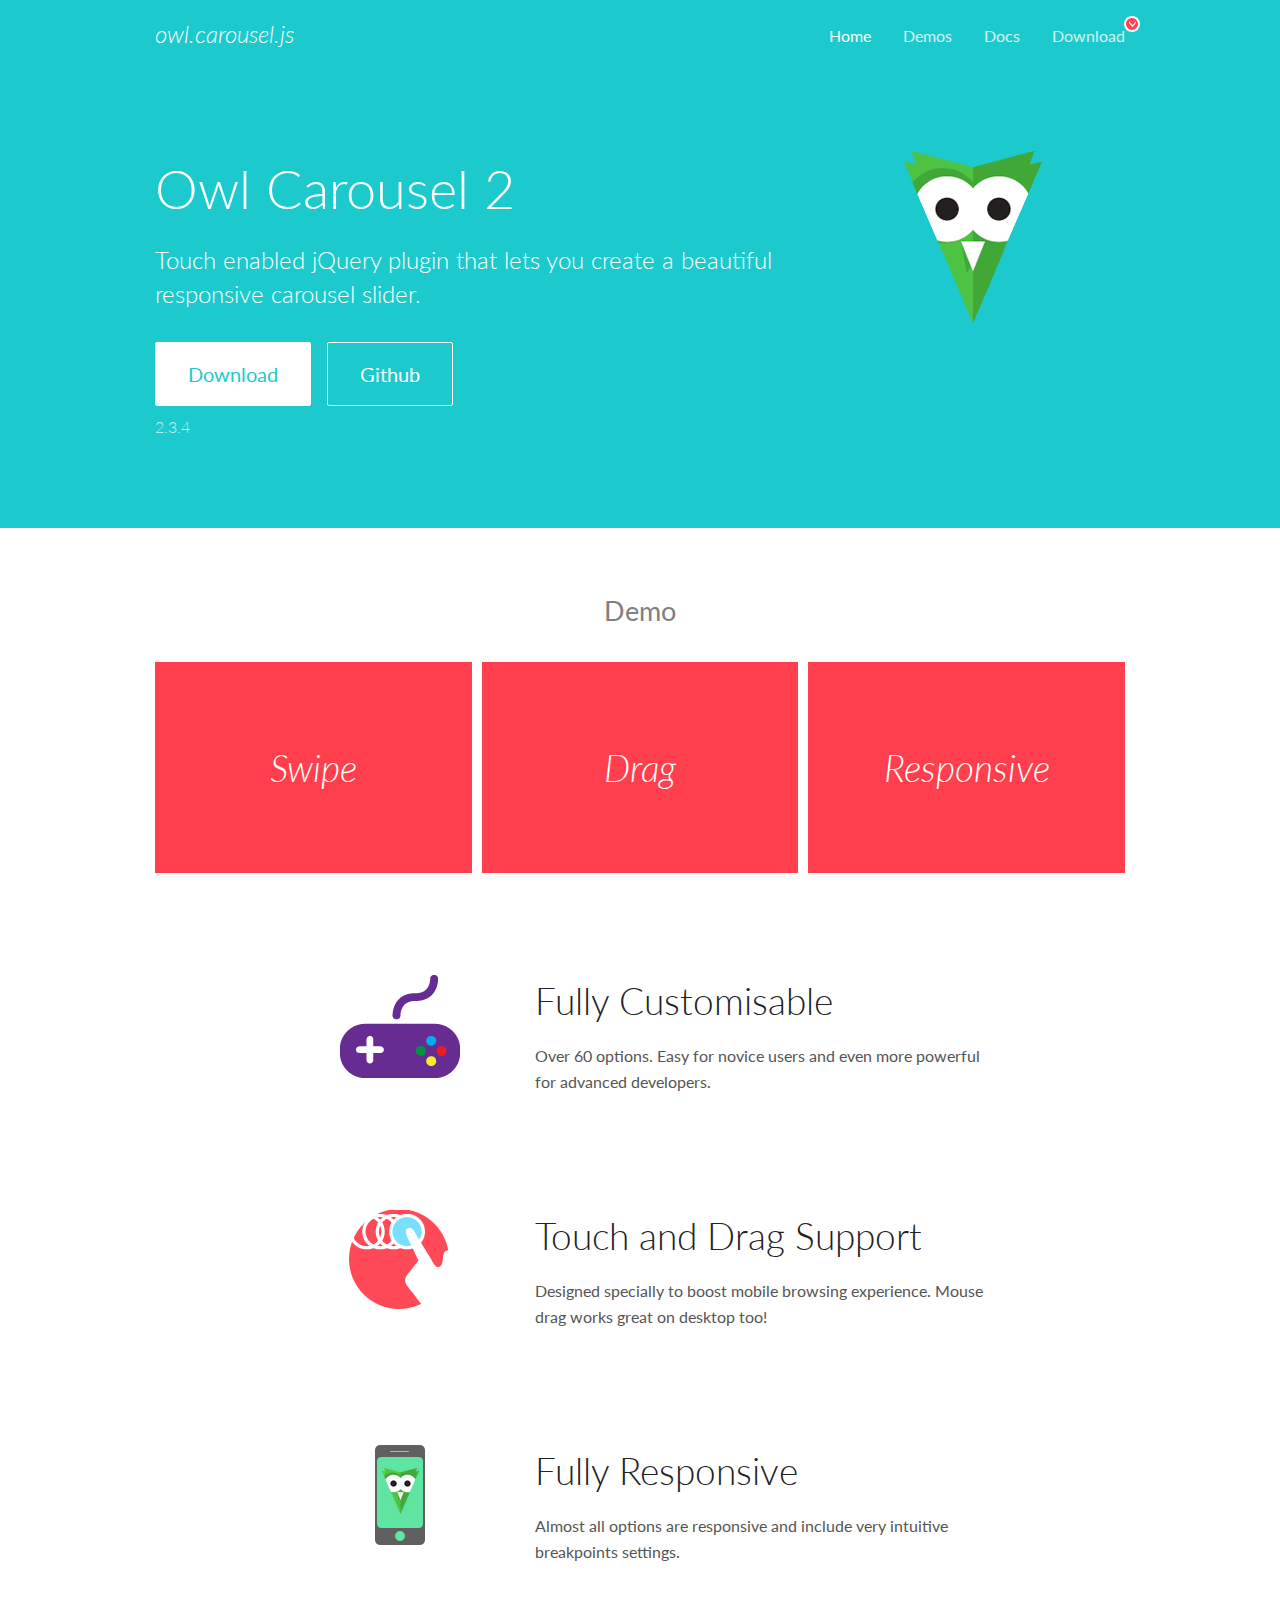
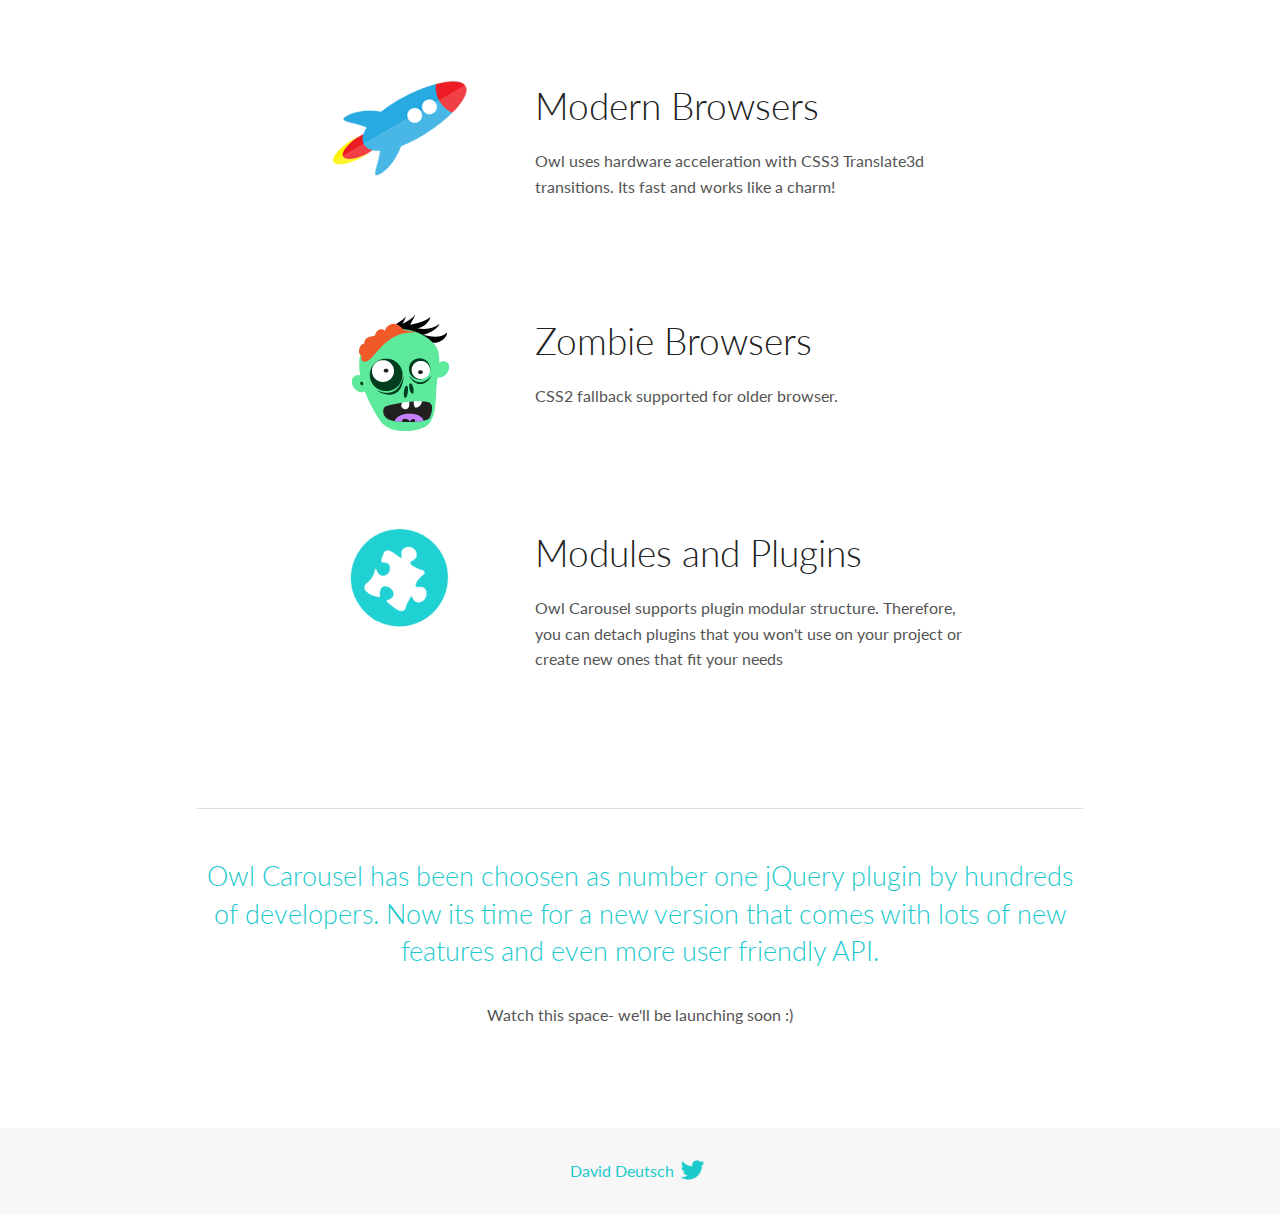
<file: OwlCarousel2-2.3.4/docs/index.html>
<!DOCTYPE html>
<html lang="en">
  <head>

    <!-- head -->
    <meta charset="utf-8">
    <meta name="msapplication-tap-highlight" content="no" />
    <meta name="viewport" content="width=device-width, initial-scale=1.0" />
    <meta name="description" content="Touch enabled jQuery plugin that lets you create beautiful responsive carousel slider.">
    <meta name="author" content="David Deutsch">
    <title>
      Home | Owl Carousel | 2.3.4
    </title>

    <!-- Stylesheets -->
    <link href='https://fonts.googleapis.com/css?family=Lato:300,400,700,400italic,300italic' rel='stylesheet' type='text/css'>
    <link rel="stylesheet" href="assets/css/docs.theme.min.css">

    <!-- Owl Stylesheets -->
    <link rel="stylesheet" href="assets/owlcarousel/assets/owl.carousel.min.css">
    <link rel="stylesheet" href="assets/owlcarousel/assets/owl.theme.default.min.css">

    <!-- HTML5 shim and Respond.js IE8 support of HTML5 elements and media queries -->

    <!--[if lt IE 9]>
      <script src="https://oss.maxcdn.com/libs/html5shiv/3.7.0/html5shiv.js"></script>
      <script src="https://oss.maxcdn.com/libs/respond.js/1.3.0/respond.min.js"></script>
    <![endif]-->

    <!-- Favicons -->
    <link rel="apple-touch-icon-precomposed" sizes="144x144" href="assets/ico/apple-touch-icon-144-precomposed.png">
    <link rel="shortcut icon" href="assets/ico/favicon.png">
    <link rel="shortcut icon" href="favicon.ico">

    <!-- Yeah i know js should not be in header. Its required for demos.-->

    <!-- javascript -->
    <script src="assets/vendors/jquery.min.js"></script>
    <script src="assets/owlcarousel/owl.carousel.js"></script>
  </head>
  <body>

    <!-- header -->
    <header class="header">
      <div class="row">
        <div class="large-12 columns">
          <div class="brand left">
            <h3>
              <a href="/OwlCarousel2/">owl.carousel.js</a> 
            </h3>
          </div>
          <a id="toggle-nav" class="right">
            <span></span> <span></span> <span></span> 
          </a> 
          <div class="nav-bar">
            <ul class="clearfix">
              <li class="active">
                <a href="/OwlCarousel2/index.html">Home</a> 
              </li>
              <li> <a href="/OwlCarousel2/demos/demos.html">Demos</a>  </li>
              <li> <a href="/OwlCarousel2/docs/started-welcome.html">Docs</a>  </li>
              <li>
                <a href="https://github.com/OwlCarousel2/OwlCarousel2/archive/2.3.4.zip">Download</a> 
                <span class="download"></span> 
              </li>
            </ul>
          </div>
        </div>
      </div>
    </header>

    <!-- home panel -->
    <section id="hero">
      <div class="row">
        <div class="large-8 medium-8 columns">
          <h1>Owl Carousel 2</h1>
          <h4>Touch enabled jQuery plugin that lets you create a beautiful responsive carousel slider.</h4>
          <a href="https://github.com/OwlCarousel2/OwlCarousel2/archive/2.3.4.zip" class="hero-button">Download</a> 
          <a href="https://github.com/OwlCarousel2/OwlCarousel2" class="hero-button outline">Github</a> 
          <p>2.3.4</p>
        </div>
        <div class="large-4 medium-4 columns">
          <img class="owl-logo" src="assets/img/owl-logo.png" alt="mr. Owl">
        </div>
      </div>
    </section>

    <!-- body -->
    <div class="home-demo">
      <div class="row">
        <div class="large-12 columns">
          <h3>Demo</h3>
          <div class="owl-carousel">
            <div class="item">
              <h2>Swipe</h2>
            </div>
            <div class="item">
              <h2>Drag</h2>
            </div>
            <div class="item">
              <h2>Responsive</h2>
            </div>
            <div class="item">
              <h2>CSS3</h2>
            </div>
            <div class="item">
              <h2>Fast</h2>
            </div>
            <div class="item">
              <h2>Easy</h2>
            </div>
            <div class="item">
              <h2>Free</h2>
            </div>
            <div class="item">
              <h2>Upgradable</h2>
            </div>
            <div class="item">
              <h2>Tons of options</h2>
            </div>
            <div class="item">
              <h2>Infinity</h2>
            </div>
            <div class="item">
              <h2>Auto Width</h2>
            </div>
          </div>
        </div>
      </div>
    </div>
    <script>
      var owl = $('.owl-carousel');
      owl.owlCarousel({
        margin: 10,
        loop: true,
        responsive: {
          0: {
            items: 1
          },
          600: {
            items: 2
          },
          1000: {
            items: 3
          }
        }
      })
    </script>

    <!-- features -->
    <div id="features">
      <div class="row">
        <div class="small-12 medium-9 small-centered columns">
          <section class="row feature">
            <div class="medium-4 small-12 columns">
              <img src="assets/img/feature-options.png" alt="">
            </div>
            <div class="medium-8 small-12 columns">
              <h2>Fully Customisable</h2>
              <p>Over 60 options. Easy for novice users and even more powerful for advanced developers.</p>
            </div>
          </section>
          <section class="row feature">
            <div class="medium-4 small-12 columns">
              <img src="assets/img/feature-drag.png" alt="">
            </div>
            <div class="medium-8 small-12 columns">
              <h2>Touch and Drag Support</h2>
              <p>Designed specially to boost mobile browsing experience. Mouse drag works great on desktop too!</p>
            </div>
          </section>
          <section class="row feature">
            <div class="medium-4 small-12 columns">
              <img src="assets/img/feature-responsive.png" alt="">
            </div>
            <div class="medium-8 small-12 columns">
              <h2>Fully Responsive</h2>
              <p>Almost all options are responsive and include very intuitive breakpoints settings.</p>
            </div>
          </section>
          <section class="row feature">
            <div class="medium-4 small-12 columns">
              <img src="assets/img/feature-modern.png" alt="">
            </div>
            <div class="medium-8 small-12 columns">
              <h2>Modern Browsers</h2>
              <p>Owl uses hardware acceleration with CSS3 Translate3d transitions. Its fast and works like a charm! </p>
            </div>
          </section>
          <section class="row feature">
            <div class="medium-4 small-12 columns">
              <img src="assets/img/feature-zombie.png" alt="">
            </div>
            <div class="medium-8 small-12 columns">
              <h2>Zombie Browsers</h2>
              <p>CSS2 fallback supported for older browser.</p>
            </div>
          </section>
          <section class="row feature">
            <div class="medium-4 small-12 columns">
              <img src="assets/img/feature-module.png" alt="">
            </div>
            <div class="medium-8 small-12 columns">
              <h2>Modules and Plugins</h2>
              <p>Owl Carousel supports plugin modular structure. Therefore, you can detach plugins that you won&#x27;t use on your project or create new ones that fit your needs</p>
            </div>
          </section>
        </div>
      </div>
    </div>

    <!-- footer -->
    <section id="teaser-text">
      <div class="row">
        <div class="small-12 medium-11 small-centered columns">
          <hr>
          <h3 id="owl-carousel-has-been-choosen-as-number-one-jquery-plugin-by-hundreds-of-developers-now-its-time-for-a-new-version-that-comes-with-lots-of-new-features-and-even-more-user-friendly-api-">Owl Carousel has been choosen as number one jQuery plugin by hundreds of developers. Now its time for a new version that comes with lots of new features and even more user friendly API.</h3>
          <p>Watch this space- we&#39;ll be launching soon :)</p>
        </div>
      </div>
    </section>

    <!-- footer -->
    <footer class="footer">
      <div class="row">
        <div class="large-12 columns">
          <h5>
            <a href="/OwlCarousel2/docs/support-contact.html">David Deutsch</a> 
            <a id="custom-tweet-button" href="https://twitter.com/share?url=https://github.com/OwlCarousel2/OwlCarousel2&text=Owl Carousel - This is so awesome! " target="_blank"></a> 
          </h5>
        </div>
      </div>
    </footer>

    <!-- vendors -->
    <script src="assets/vendors/highlight.js"></script>
    <script src="assets/js/app.js"></script>
  </body>
</html>
</file>
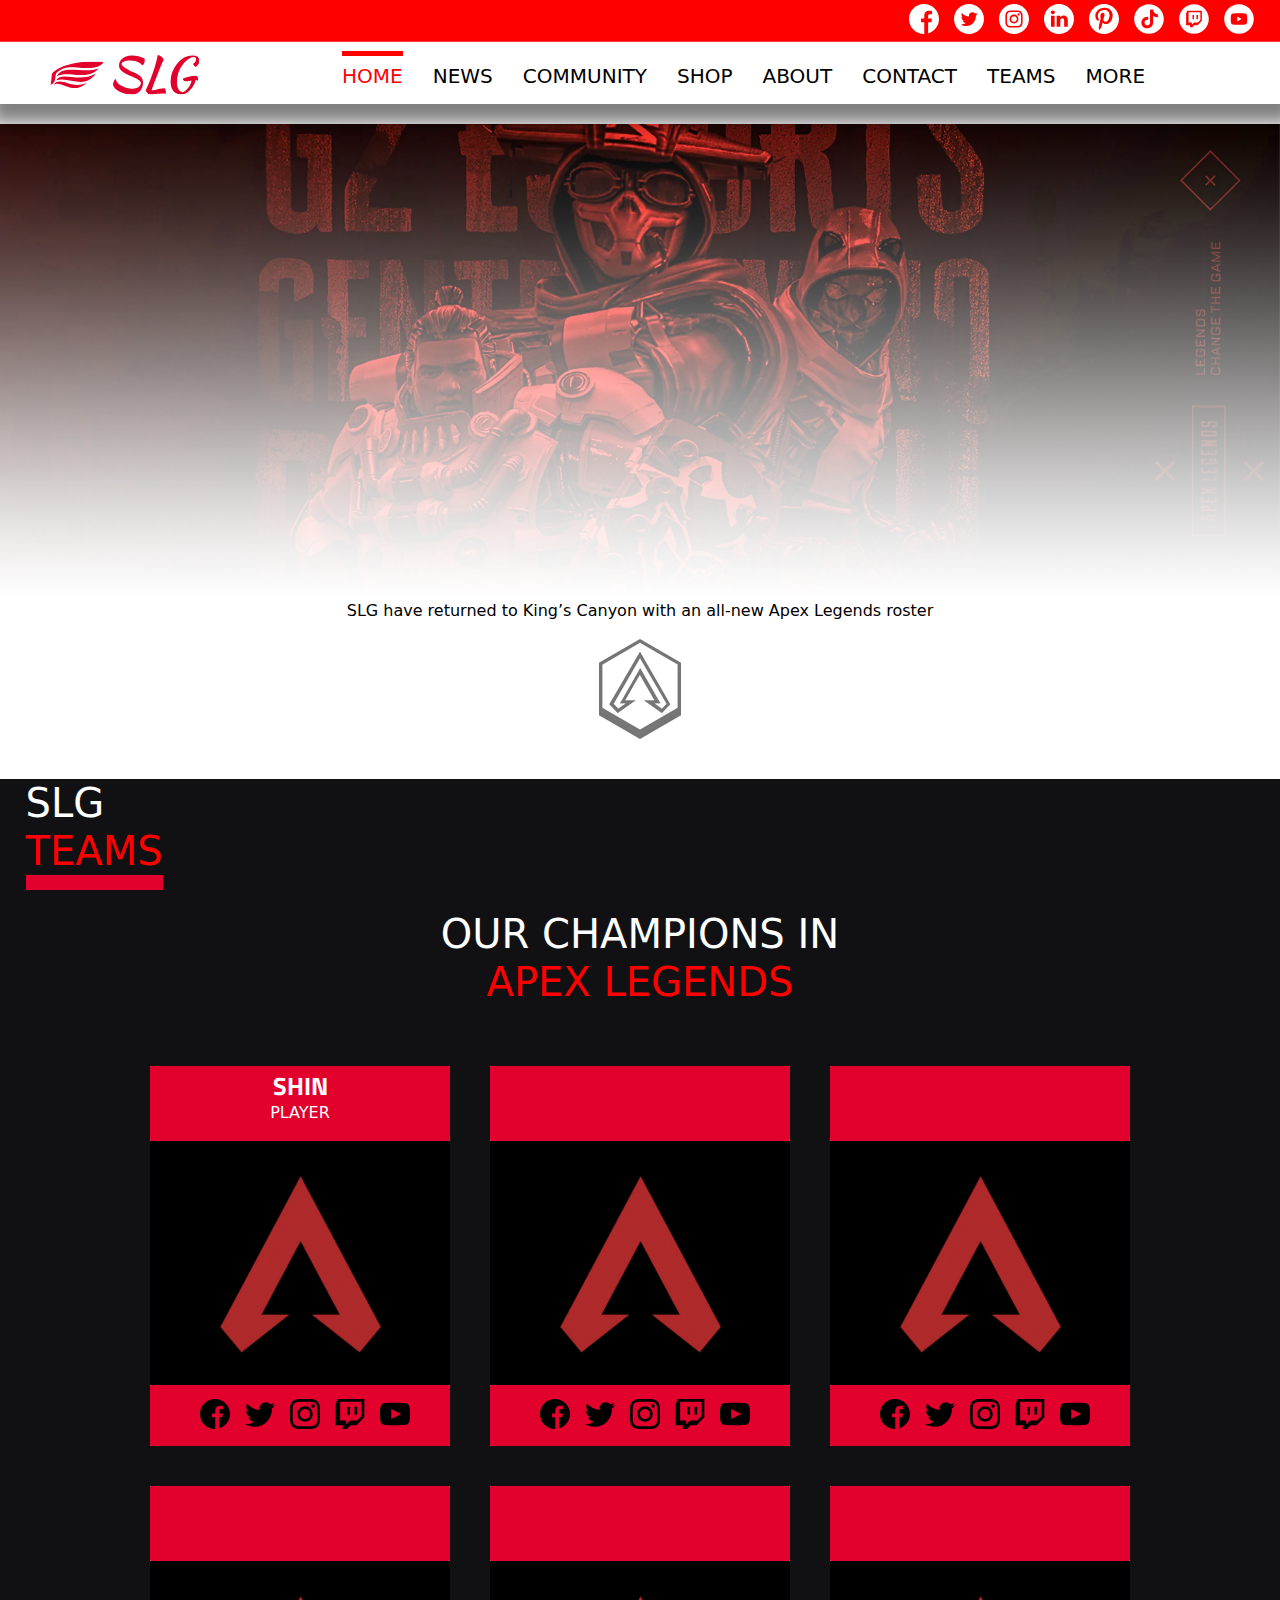
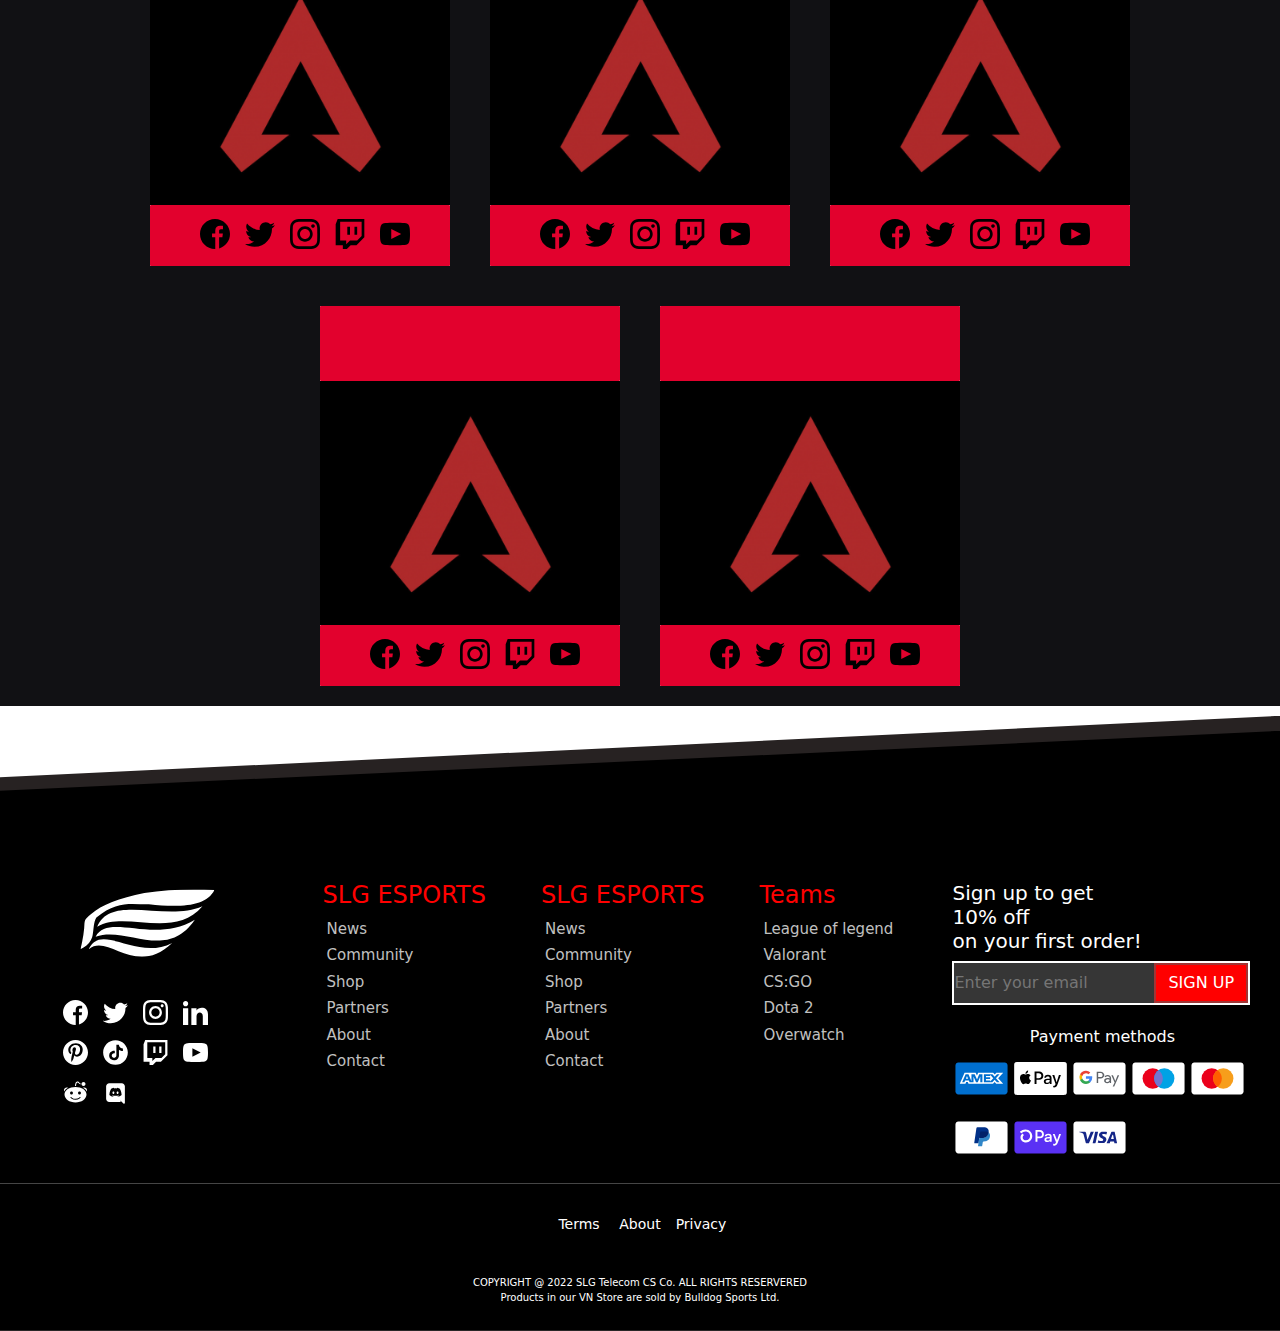
<file: apex.html>
<!DOCTYPE html>
<html lang="en">
<head>
    <meta charset="UTF-8">

    <link href="https://fonts.googleapis.com/css2?family=Titillium+Web:ital,wght@0,200;0,300;0,400;0,600;0,700;0,900;1,200;1,300;1,400;1,600;1,700&display=swap" rel="stylesheet">


    <link rel="stylesheet" href="assets/css/glitch.css">
    <link rel="stylesheet" href="assets/css/bootstrap.min.css">
    <link rel="stylesheet" href="aos/aos.css" />
    <link rel="stylesheet" href="assets/css/style.css">
    <link rel="stylesheet" href="assets/css/teams.css">
</head>
<body>
    <div class="wrapper">
        <div class="header">
            <div class="header-social">
                <div class="social-icons">
                    <a class="Facebook" title="Facebook" target="_blank">
                        <span>
                            <svg viewBox="0 0 512 512"><path d="m512 256c0-141.4-114.6-256-256-256s-256 114.6-256 256 114.6 256 256 256c1.5 0 3 0 4.5-.1v-199.2h-55v-64.1h55v-47.2c0-54.7 33.4-84.5 82.2-84.5 23.4 0 43.5 1.7 49.3 2.5v57.2h-33.6c-26.5 0-31.7 12.6-31.7 31.1v40.8h63.5l-8.3 64.1h-55.2v189.5c107-30.7 185.3-129.2 185.3-246.1z"></path></svg>
                        </span>
                    </a>
                    <a class="Twitter" title="Twitter" target="_blank">
                        <span>
                            <svg viewBox="0 0 512 512"><path d="m256 0c-141.363281 0-256 114.636719-256 256s114.636719 256 256 256 256-114.636719 256-256-114.636719-256-256-256zm116.886719 199.601562c.113281 2.519532.167969 5.050782.167969 7.59375 0 77.644532-59.101563 167.179688-167.183594 167.183594h.003906-.003906c-33.183594 0-64.0625-9.726562-90.066406-26.394531 4.597656.542969 9.277343.8125 14.015624.8125 27.53125 0 52.867188-9.390625 72.980469-25.152344-25.722656-.476562-47.410156-17.464843-54.894531-40.8125 3.582031.6875 7.265625 1.0625 11.042969 1.0625 5.363281 0 10.558593-.722656 15.496093-2.070312-26.886718-5.382813-47.140624-29.144531-47.140624-57.597657 0-.265624 0-.503906.007812-.75 7.917969 4.402344 16.972656 7.050782 26.613281 7.347657-15.777343-10.527344-26.148437-28.523438-26.148437-48.910157 0-10.765624 2.910156-20.851562 7.957031-29.535156 28.976563 35.554688 72.28125 58.9375 121.117187 61.394532-1.007812-4.304688-1.527343-8.789063-1.527343-13.398438 0-32.4375 26.316406-58.753906 58.765625-58.753906 16.902344 0 32.167968 7.144531 42.890625 18.566406 13.386719-2.640625 25.957031-7.53125 37.3125-14.261719-4.394531 13.714844-13.707031 25.222657-25.839844 32.5 11.886719-1.421875 23.214844-4.574219 33.742187-9.253906-7.863281 11.785156-17.835937 22.136719-29.308593 30.429687zm0 0"></path></svg>
                        </span>
                    </a>
                    <a class="Instagram" title="Instagram" target="_blank">
                        <span>
                            <svg viewBox="0 0 512 512"><path d="m305 256c0 27.0625-21.9375 49-49 49s-49-21.9375-49-49 21.9375-49 49-49 49 21.9375 49 49zm0 0"></path><path d="m370.59375 169.304688c-2.355469-6.382813-6.113281-12.160157-10.996094-16.902344-4.742187-4.882813-10.515625-8.640625-16.902344-10.996094-5.179687-2.011719-12.960937-4.40625-27.292968-5.058594-15.503906-.707031-20.152344-.859375-59.402344-.859375-39.253906 0-43.902344.148438-59.402344.855469-14.332031.65625-22.117187 3.050781-27.292968 5.0625-6.386719 2.355469-12.164063 6.113281-16.902344 10.996094-4.882813 4.742187-8.640625 10.515625-11 16.902344-2.011719 5.179687-4.40625 12.964843-5.058594 27.296874-.707031 15.5-.859375 20.148438-.859375 59.402344 0 39.25.152344 43.898438.859375 59.402344.652344 14.332031 3.046875 22.113281 5.058594 27.292969 2.359375 6.386719 6.113281 12.160156 10.996094 16.902343 4.742187 4.882813 10.515624 8.640626 16.902343 10.996094 5.179688 2.015625 12.964844 4.410156 27.296875 5.0625 15.5.707032 20.144532.855469 59.398438.855469 39.257812 0 43.90625-.148437 59.402344-.855469 14.332031-.652344 22.117187-3.046875 27.296874-5.0625 12.820313-4.945312 22.953126-15.078125 27.898438-27.898437 2.011719-5.179688 4.40625-12.960938 5.0625-27.292969.707031-15.503906.855469-20.152344.855469-59.402344 0-39.253906-.148438-43.902344-.855469-59.402344-.652344-14.332031-3.046875-22.117187-5.0625-27.296874zm-114.59375 162.179687c-41.691406 0-75.488281-33.792969-75.488281-75.484375s33.796875-75.484375 75.488281-75.484375c41.6875 0 75.484375 33.792969 75.484375 75.484375s-33.796875 75.484375-75.484375 75.484375zm78.46875-136.3125c-9.742188 0-17.640625-7.898437-17.640625-17.640625s7.898437-17.640625 17.640625-17.640625 17.640625 7.898437 17.640625 17.640625c-.003906 9.742188-7.898437 17.640625-17.640625 17.640625zm0 0"></path><path d="m256 0c-141.363281 0-256 114.636719-256 256s114.636719 256 256 256 256-114.636719 256-256-114.636719-256-256-256zm146.113281 316.605469c-.710937 15.648437-3.199219 26.332031-6.832031 35.683593-7.636719 19.746094-23.246094 35.355469-42.992188 42.992188-9.347656 3.632812-20.035156 6.117188-35.679687 6.832031-15.675781.714844-20.683594.886719-60.605469.886719-39.925781 0-44.929687-.171875-60.609375-.886719-15.644531-.714843-26.332031-3.199219-35.679687-6.832031-9.8125-3.691406-18.695313-9.476562-26.039063-16.957031-7.476562-7.339844-13.261719-16.226563-16.953125-26.035157-3.632812-9.347656-6.121094-20.035156-6.832031-35.679687-.722656-15.679687-.890625-20.6875-.890625-60.609375s.167969-44.929688.886719-60.605469c.710937-15.648437 3.195312-26.332031 6.828125-35.683593 3.691406-9.808594 9.480468-18.695313 16.960937-26.035157 7.339844-7.480469 16.226563-13.265625 26.035157-16.957031 9.351562-3.632812 20.035156-6.117188 35.683593-6.832031 15.675781-.714844 20.683594-.886719 60.605469-.886719s44.929688.171875 60.605469.890625c15.648437.710937 26.332031 3.195313 35.683593 6.824219 9.808594 3.691406 18.695313 9.480468 26.039063 16.960937 7.476563 7.34375 13.265625 16.226563 16.953125 26.035157 3.636719 9.351562 6.121094 20.035156 6.835938 35.683593.714843 15.675781.882812 20.683594.882812 60.605469s-.167969 44.929688-.886719 60.605469zm0 0"></path></svg>
                        </span>
                    </a>
                    <a class="LinkedIn" title="LinkedIn" target="_blank">
                        <span>
                            <svg viewBox="0 0 512 512"><path d="m256 0c-141.363281 0-256 114.636719-256 256s114.636719 256 256 256 256-114.636719 256-256-114.636719-256-256-256zm-74.390625 387h-62.347656v-187.574219h62.347656zm-31.171875-213.1875h-.40625c-20.921875 0-34.453125-14.402344-34.453125-32.402344 0-18.40625 13.945313-32.410156 35.273437-32.410156 21.328126 0 34.453126 14.003906 34.859376 32.410156 0 18-13.53125 32.402344-35.273438 32.402344zm255.984375 213.1875h-62.339844v-100.347656c0-25.21875-9.027343-42.417969-31.585937-42.417969-17.222656 0-27.480469 11.601563-31.988282 22.800781-1.648437 4.007813-2.050781 9.609375-2.050781 15.214844v104.75h-62.34375s.816407-169.976562 0-187.574219h62.34375v26.558594c8.285157-12.78125 23.109375-30.960937 56.1875-30.960937 41.019531 0 71.777344 26.808593 71.777344 84.421874zm0 0"></path></svg>
                        </span>
                    </a>
                    <a class="Pinterest" title="Pinterest" target="_blank">
                        <span>
                            <svg viewBox="0 0 97.75 97.75" x="0px" y="0px" id="svg-03a7" style="enable-background:new 0 0 97.75 97.75;"><g><path d="M48.875,0C21.883,0,0,21.882,0,48.875S21.883,97.75,48.875,97.75S97.75,75.868,97.75,48.875S75.867,0,48.875,0z    M54.499,65.109c-4.521,0-8.773-2.444-10.229-5.219c0,0-2.432,9.645-2.943,11.506c-1.813,6.58-7.146,13.162-7.561,13.701   c-0.289,0.375-0.928,0.258-0.994-0.24c-0.113-0.838-1.475-9.139,0.127-15.909c0.801-3.4,5.383-22.814,5.383-22.814   s-1.334-2.673-1.334-6.625c0-6.205,3.596-10.837,8.074-10.837c3.807,0,5.645,2.859,5.645,6.286c0,3.828-2.436,9.552-3.693,14.856   c-1.051,4.441,2.225,8.064,6.605,8.064c7.933,0,13.272-10.188,13.272-22.261c0-9.174-6.176-16.044-17.418-16.044   c-12.697,0-20.615,9.471-20.615,20.052c0,3.646,1.078,6.221,2.764,8.21c0.773,0.915,0.883,1.283,0.602,2.333   c-0.203,0.771-0.66,2.625-0.854,3.358c-0.279,1.062-1.137,1.44-2.098,1.049c-5.846-2.387-8.572-8.793-8.572-15.994   c0-11.893,10.029-26.154,29.922-26.154c15.985,0,26.506,11.566,26.506,23.984C77.089,52.839,67.956,65.109,54.499,65.109z"></path></g></svg>
                        </span>
                    </a>
                    <a class="Tiktok" title="Tiktok">
                        <span>
                            <svg viewBox="0 0 256 256" xml:space=preserve xmlns=http://www.w3.org/2000/svg xmlns:xlink=http://www.w3.org/1999/xlink><defs></defs><g style=stroke:none;stroke-width:0;stroke-dasharray:none;stroke-linecap:butt;stroke-linejoin:miter;stroke-miterlimit:10;opacity:1 transform="translate(1.4065934065934016 1.4065934065934016) scale(2.81 2.81)"><path d="M 45 0 C 20.147 0 0 20.147 0 45 c 0 24.853 20.147 45 45 45 s 45 -20.147 45 -45 C 90 20.147 69.853 0 45 0 z M 72.039 33.277 v 6.758 c -3.187 0.001 -6.283 -0.623 -9.203 -1.855 c -1.878 -0.793 -3.627 -1.814 -5.227 -3.048 l 0.048 20.801 c -0.02 4.684 -1.873 9.085 -5.227 12.4 c -2.73 2.698 -6.188 4.414 -9.937 4.97 c -0.881 0.13 -1.777 0.197 -2.684 0.197 c -4.013 0 -7.823 -1.3 -10.939 -3.698 c -0.586 -0.452 -1.147 -0.941 -1.681 -1.468 c -3.635 -3.593 -5.509 -8.462 -5.194 -13.584 c 0.241 -3.899 1.802 -7.618 4.404 -10.532 c 3.443 -3.857 8.26 -5.998 13.41 -5.998 c 0.906 0 1.803 0.068 2.684 0.198 v 2.499 v 6.951 c -0.835 -0.275 -1.727 -0.427 -2.656 -0.427 c -4.705 0 -8.512 3.839 -8.442 8.548 c 0.045 3.013 1.69 5.646 4.118 7.098 c 1.141 0.682 2.453 1.105 3.853 1.182 c 1.097 0.06 2.151 -0.093 3.126 -0.415 c 3.362 -1.111 5.787 -4.268 5.787 -7.992 l 0.011 -13.93 V 16.5 h 9.307 c 0.009 0.922 0.103 1.822 0.276 2.694 c 0.702 3.529 2.692 6.591 5.46 8.678 c 2.414 1.821 5.42 2.9 8.678 2.9 c 0.002 0 0.029 0 0.027 -0.002 V 33.277 z"stroke-linecap=round style=stroke:none;stroke-width:1;stroke-dasharray:none;stroke-linecap:butt;stroke-linejoin:miter;stroke-miterlimit:10;opacity:1 transform=" matrix(1 0 0 1 0 0) "/></g></svg>
                        </span>
                    </a>
                    <a class="Twitch" title="Twitch">
                        <span>
                            <svg height=256 version=1.1 viewBox="0 0 256 256"width=256 xml:space=preserve xmlns=http://www.w3.org/2000/svg xmlns:xlink=http://www.w3.org/1999/xlink><defs></defs><g style=stroke:none;stroke-width:0;stroke-dasharray:none;stroke-linecap:butt;stroke-linejoin:miter;stroke-miterlimit:10;opacity:1 transform="translate(1.4065934065934016 1.4065934065934016) scale(2.81 2.81)"><path d="M 38.657 62.164 L 45 55.821 h 11.94 l 7.463 -7.463 V 24.478 H 28.582 v 31.343 h 10.075 V 62.164 z M 52.463 33.06 h 4.478 v 13.046 h -4.478 V 33.06 z M 40.522 33.06 H 45 v 13.046 h -4.478 V 33.06 z"stroke-linecap=round style=stroke:none;stroke-width:1;stroke-dasharray:none;stroke-linecap:butt;stroke-linejoin:miter;stroke-miterlimit:10;opacity:1 transform=" matrix(1 0 0 1 0 0) "/><path d="M 45 0 C 20.147 0 0 20.147 0 45 c 0 24.853 20.147 45 45 45 s 45 -20.147 45 -45 C 90 20.147 69.853 0 45 0 z M 68.881 50.597 l -13.06 13.06 h -9.702 L 39.776 70 H 33.06 v -6.343 h -11.94 V 28.582 L 24.478 20 h 44.403 V 50.597 z"stroke-linecap=round style=stroke:none;stroke-width:1;stroke-dasharray:none;stroke-linecap:butt;stroke-linejoin:miter;stroke-miterlimit:10;opacity:1 transform=" matrix(1 0 0 1 0 0) "/></g></svg>
                        </span>
                    </a>
                    <a class="Youtube" title="Youtube">
                        <span>
                            <svg height=256 version=1.1 viewBox="0 0 256 256"width=256 xml:space=preserve xmlns=http://www.w3.org/2000/svg xmlns:xlink=http://www.w3.org/1999/xlink><defs></defs><g style=stroke:none;stroke-width:0;stroke-dasharray:none;stroke-linecap:butt;stroke-linejoin:miter;stroke-miterlimit:10;opacity:1 transform="translate(1.4065934065934016 1.4065934065934016) scale(2.81 2.81)"><polygon points="40,52.5 52.99,45 40,37.5 "style=stroke:none;stroke-width:1;stroke-dasharray:none;stroke-linecap:butt;stroke-linejoin:miter;stroke-miterlimit:10;opacity:1 transform=" matrix(1 0 0 1 0 0) "/><path d="M 45 0 C 20.147 0 0 20.147 0 45 c 0 24.853 20.147 45 45 45 c 24.853 0 45 -20.147 45 -45 C 90 20.147 69.853 0 45 0 z M 68.955 57.035 c -0.575 2.151 -2.269 3.845 -4.421 4.42 C 60.635 62.5 45 62.5 45 62.5 s -15.635 0 -19.535 -1.045 c -2.151 -0.575 -3.846 -2.269 -4.421 -4.42 C 20 53.135 20 45 20 45 s 0 -8.135 1.045 -12.035 c 0.575 -2.151 2.269 -3.846 4.421 -4.421 C 29.365 27.5 45 27.5 45 27.5 s 15.635 0 19.535 1.045 c 2.151 0.575 3.846 2.269 4.421 4.421 C 70 36.865 70 45 70 45 S 70 53.135 68.955 57.035 z"stroke-linecap=round style=stroke:none;stroke-width:1;stroke-dasharray:none;stroke-linecap:butt;stroke-linejoin:miter;stroke-miterlimit:10;opacity:1 transform=" matrix(1 0 0 1 0 0) "/></g></svg>
                        </span>
                    </a>
                </div>
            </div>
            <div class="header-nav-bar">
                <div class="nav-bar">
                    <div class="logo-nav">
                        <a href="">
                            <svg xmlns="http://www.w3.org/2000/svg" version="1.1" xmlns:xlink="http://www.w3.org/1999/xlink" xmlns:svgjs="http://svgjs.dev/svgjs" width="1000" height="267" viewBox="0 0 1000 267"><g transform="matrix(1,0,0,1,-0.6060363361179952,-0.4530005063749343)"><svg viewBox="0 0 396 106" data-background-color="#ffffff" preserveAspectRatio="xMidYMid meet" height="267" width="1000" xmlns="http://www.w3.org/2000/svg" xmlns:xlink="http://www.w3.org/1999/xlink"><defs></defs><g id="tight-bounds" transform="matrix(1,0,0,1,0.24000961089737416,0.17984289766195616)"><svg viewBox="0 0 395.5199999999999 105.6403142046761" height="105.6403142046761" width="395.5199999999999"><g><svg viewBox="0 0 683.0184479325376 182.42891243725597" height="105.6403142046761" width="395.5199999999999"><g transform="matrix(1,0,0,1,287.4984479325376,0)"><svg viewBox="0 0 395.52 182.42891243725597" height="182.42891243725597" width="395.52"><g><svg viewBox="0 0 395.52 182.42891243725597" height="182.42891243725597" width="395.52"><g><svg viewBox="0 0 395.52 182.42891243725597" height="182.42891243725597" width="395.52"><g transform="matrix(1,0,0,1,0,0)"><svg width="395.52" viewBox="5.05 -37.3 89.65 41.349999999999994" height="182.42891243725597" data-palette-color="#e2012d"><path d="M37.65-33.7L37.65-33.7Q37.8-32.85 37.88-32.52 37.95-32.2 37.95-31.65L37.95-31.65Q37.95-30 37.23-28.58 36.5-27.15 35.25-26.55L35.25-26.55Q34.25-27.9 32.8-28.88 31.35-29.85 29.63-30.48 27.9-31.1 26.05-31.4 24.2-31.7 22.45-31.7L22.45-31.7Q20.7-31.7 19.18-31.43 17.65-31.15 16.48-30.68 15.3-30.2 14.63-29.5 13.95-28.8 13.95-27.9L13.95-27.9Q14.1-26.8 15.3-25.68 16.5-24.55 18.25-23.48 20-22.4 22.13-21.35 24.25-20.3 26.3-19.35L26.3-19.35Q28.85-18.15 30.7-17.13 32.55-16.1 33.75-14.88 34.95-13.65 35.55-12.1 36.15-10.55 36.15-8.35L36.15-8.35Q36.15-5.8 35.3-3.58 34.45-1.35 32.83 0.3 31.2 1.95 28.9 2.88 26.6 3.8 23.75 3.8L23.75 3.8Q20.95 3.8 17.7 2.95 14.45 2.1 11.63 0.63 8.8-0.85 6.93-2.78 5.05-4.7 5.05-6.85L5.05-6.85Q5.05-7.85 5.63-9.4 6.2-10.95 7.7-12.65L7.7-12.65Q7.85-11.15 9.33-9.1 10.8-7.05 13.75-5.3L13.75-5.3Q16.5-3.7 19.43-2.98 22.35-2.25 24.9-2.25L24.9-2.25Q27.7-2.25 29.45-2.95 31.2-3.65 32.2-4.63 33.2-5.6 33.6-6.6 34-7.6 34.05-8.2L34.05-8.2Q34-9.2 33.13-10.13 32.25-11.05 30.78-11.93 29.3-12.8 27.35-13.7 25.4-14.6 23.3-15.5L23.3-15.5Q20.15-16.9 17.88-18.13 15.6-19.35 14.13-20.63 12.65-21.9 11.98-23.3 11.3-24.7 11.3-26.5L11.3-26.5Q11.3-29.3 13-31.8 14.7-34.3 17.9-35.6L17.9-35.6Q19.5-36.3 21.33-36.6 23.15-36.9 24.9-36.9L24.9-36.9Q28.2-36.9 31.35-36 34.5-35.1 37.65-33.7ZM58.75-2.85L58.75-2.85Q60-0.7 60 1.3L60 1.3Q60 1.75 59.92 2.13 59.85 2.5 59.75 2.9L59.75 2.9Q58.9 2.8 57.97 2.75 57.05 2.7 56.05 2.7L56.05 2.7Q54.85 2.7 53.62 2.78 52.4 2.85 50.9 3 49.4 3.15 47.55 3.4 45.7 3.65 43.25 4.05L43.25 4.05Q42.1 3.65 40.95 2.48 39.8 1.3 38.8-0.35L38.8-0.35Q39.3-1.45 40.05-3.08 40.8-4.7 41.8-7.03 42.8-9.35 44.02-12.48 45.25-15.6 46.65-19.7L46.65-19.7Q47.55-22.4 48.2-24.45 48.85-26.5 49.37-28.43 49.9-30.35 50.4-32.45 50.9-34.55 51.5-37.3L51.5-37.3Q53.5-36.9 54.97-35.83 56.45-34.75 57.8-32.75L57.8-32.75Q57.4-32.1 56.75-30.65 56.1-29.2 55.22-27.13 54.35-25.05 53.3-22.43 52.25-19.8 51.1-16.8L51.1-16.8Q50-13.85 48.95-11.25 47.9-8.65 47.07-6.55 46.25-4.45 45.75-2.95 45.25-1.45 45.25-0.7L45.25-0.7Q46.05-0.75 46.7-0.8 47.35-0.85 48.05-0.98 48.75-1.1 49.57-1.28 50.4-1.45 51.55-1.75L51.55-1.75Q52.55-2 53.4-2.18 54.25-2.35 55.07-2.48 55.9-2.6 56.77-2.68 57.65-2.75 58.75-2.85ZM90.45-15.9L90.45-15.9Q91.75-15.9 92.5-15 93.25-14.1 93.25-12.5L93.25-12.5Q93.25-12.1 93.2-11.68 93.15-11.25 93.05-10.95L93.05-10.95Q92-11.2 90.75-11.25L90.75-11.25Q90.45-9.05 89.15-6.63 87.85-4.2 86-2.08 84.15 0.05 81.95 1.65 79.75 3.25 77.6 3.8L77.6 3.8Q70.9 3.65 67.82 0.33 64.75-3 64.75-10.05L64.75-10.05Q64.75-15.2 66.65-20.03 68.55-24.85 71.7-28.6 74.85-32.35 78.92-34.63 83-36.9 87.4-36.9L87.4-36.9Q90.84-36.9 92.77-35.45 94.7-34 94.7-31.35L94.7-31.35Q94.7-29.6 93.87-28.1 93.05-26.6 91.15-24.85L91.15-24.85Q90-25.2 89.15-26.08 88.3-26.95 88.1-28.1L88.1-28.1Q89.8-29.35 90.5-30.4 91.2-31.45 91.2-32.9L91.2-32.9Q91.2-35.2 88.45-35.2L88.45-35.2Q86.2-35.2 83.62-33.52 81.05-31.85 78.45-28.7L78.45-28.7Q74.75-24.25 73.05-19.53 71.35-14.8 71.35-8.9L71.35-8.9Q71.35-6.7 71.8-4.9 72.25-3.1 73-1.75 73.75-0.4 74.77 0.4 75.8 1.2 77 1.3L77 1.3Q78.6 0.95 80.2-0.33 81.8-1.6 83.12-3.33 84.45-5.05 85.37-7.03 86.3-9 86.5-10.8L86.5-10.8Q85.1-10.5 83.82-10.23 82.55-9.95 81.4-9.95L81.4-9.95Q79.9-9.95 78.77-10.7 77.65-11.45 77.25-12.75L77.25-12.75Q78.15-13.25 79.87-13.8 81.6-14.35 83.55-14.83 85.5-15.3 87.37-15.6 89.25-15.9 90.45-15.9Z" opacity="1" transform="matrix(1,0,0,1,0,0)" fill="#e2012d" class="undefined-text-0" data-fill-palette-color="primary" id="text-0"></path></svg></g></svg></g></svg></g></svg></g><g transform="matrix(1,0,0,1,0,29.95555648593961)"><svg viewBox="0 0 244.43135999999998 122.51779946537675" height="122.51779946537675" width="244.43135999999998"><g><svg xmlns="http://www.w3.org/2000/svg" xmlns:xlink="http://www.w3.org/1999/xlink" xml:space="preserve" style="shape-rendering:geometricPrecision;text-rendering:geometricPrecision;image-rendering:optimizeQuality;" viewBox="0.0000020000000000575113 0.0000027841116459863258 14.727499 7.381952827609914" x="0" y="0" fill-rule="evenodd" clip-rule="evenodd" width="244.43135999999998" height="122.51779946537675" class="icon-icon-0" data-fill-palette-color="accent" id="icon-0"><g fill="#e2012d" data-fill-palette-color="accent"><path class="" d="M1.757 3.091c-0.313 0.444-0.296 1.331-0.417 1.95-0.153 0.784-0.711 1.203-1.34 1.534 0.188-0.771 0.348-1.542 0.412-2.313 0.078-0.953-0.06-0.891 0.767-1.575 1.159-0.961 3.04-1.741 5.848-2.29 2.456-0.406 5.049-0.453 7.701-0.351-0.89 1.809-3.733 1.961-7.203 1.581-1.811 0.02-3.495-0.488-5.768 1.464z m8.33 2.781c-3.895 2.038-7.803-2.284-9.165 0.688 2.104-1.831 5.079 3.183 9.165-0.688z m2.489-2.547c-4.49 2.72-9.502-0.792-10.907 1.859 3.412-1.235 7.765 2.753 10.907-1.859z m0.834-1.478c-3.944 1.761-10.043-1.402-11.565 2.239 3.106-1.808 8.446 1.438 11.565-2.239z" fill="#e2012d" data-fill-palette-color="accent"></path></g></svg></g></svg></g></svg></g></svg><rect width="395.5199999999999" height="105.6403142046761" fill="none" stroke="none" visibility="hidden"></rect></g></svg></g></svg>
                        </a>
                    </div>
                    <div class="nav-container">
                        <div class="nav">
                            <li><a class="home-nav" style="color:red" href="index.html">HOME</a></li>
                            <li><a class="nohome-nav" href="">NEWS</a></li>
                            <li><a class="nohome-nav" href="fanarena.html">COMMUNITY</a></li>
                            <li><a class="nohome-nav" href="">SHOP</a></li>
                            <li><a class="nohome-nav" href="about.html">ABOUT</a></li>
                            <li><a class="nohome-nav" href="">CONTACT</a></li>
                            <li><a class="nohome-nav" href="teams.html">TEAMS</a></li>
                            <li>
                                <a class="nohome-nav" href="">MORE</a>
                            </li>
                        </div>
                    </div>
                </div>
            </div>
        </div>

        <div class="team-info">
            <img class="bg" src="assets/img/bg/apex.webp" alt="">
            <div class="container">
                <div class="teams__content-wrapper">
                    <p class="teams-description">SLG have returned to King’s Canyon with an all-new Apex Legends roster</p>
                    <div class="team-logo">   
                        <img src="assets/img/icon/apex.avif">
                    </div>
                </div>
            </div>
        </div>

        <div class="container1">

            <!--
                <div class="heading-outline">
                    <span>TEAMS</span> 
                </div>

            -->
            <h1 class="heading">SLG <span style="color: rgb(255,0,0)">TEAMS</span></h1>
            <h1 class="heading2">OUR CHAMPIONS IN <span style="color: rgb(255,0,0)">APEX LEGENDS</span></span></h1>
            
            <div class="container">
                <div class="card">
                    <div class="name">
                        <h2>SHIN</h2>
                        <p>PLAYER</p> 
                    </div>
                    <div class="img-container">
                        <img src="assets/img/team/apex/unknow.png" alt="">
                        
                    </div>
                    <div class="in4">
                        <div class="social-icons">
                            <a title="Facebook" target="_blank">
                                <span>
                                    <svg viewBox="0 0 512 512"><path d="m512 256c0-141.4-114.6-256-256-256s-256 114.6-256 256 114.6 256 256 256c1.5 0 3 0 4.5-.1v-199.2h-55v-64.1h55v-47.2c0-54.7 33.4-84.5 82.2-84.5 23.4 0 43.5 1.7 49.3 2.5v57.2h-33.6c-26.5 0-31.7 12.6-31.7 31.1v40.8h63.5l-8.3 64.1h-55.2v189.5c107-30.7 185.3-129.2 185.3-246.1z"></path></svg>
                                </span>
                            </a>
                            <a title="Twitter" target="_blank">
                                <span>
                                    <svg height=50 viewBox="0 0 50 50"width=50 x=0px xmlns=http://www.w3.org/2000/svg y=0px><path d="M 50.0625 10.4375 C 48.214844 11.257813 46.234375 11.808594 44.152344 12.058594 C 46.277344 10.785156 47.910156 8.769531 48.675781 6.371094 C 46.691406 7.546875 44.484375 8.402344 42.144531 8.863281 C 40.269531 6.863281 37.597656 5.617188 34.640625 5.617188 C 28.960938 5.617188 24.355469 10.21875 24.355469 15.898438 C 24.355469 16.703125 24.449219 17.488281 24.625 18.242188 C 16.078125 17.8125 8.503906 13.71875 3.429688 7.496094 C 2.542969 9.019531 2.039063 10.785156 2.039063 12.667969 C 2.039063 16.234375 3.851563 19.382813 6.613281 21.230469 C 4.925781 21.175781 3.339844 20.710938 1.953125 19.941406 C 1.953125 19.984375 1.953125 20.027344 1.953125 20.070313 C 1.953125 25.054688 5.5 29.207031 10.199219 30.15625 C 9.339844 30.390625 8.429688 30.515625 7.492188 30.515625 C 6.828125 30.515625 6.183594 30.453125 5.554688 30.328125 C 6.867188 34.410156 10.664063 37.390625 15.160156 37.472656 C 11.644531 40.230469 7.210938 41.871094 2.390625 41.871094 C 1.558594 41.871094 0.742188 41.824219 -0.0585938 41.726563 C 4.488281 44.648438 9.894531 46.347656 15.703125 46.347656 C 34.617188 46.347656 44.960938 30.679688 44.960938 17.09375 C 44.960938 16.648438 44.949219 16.199219 44.933594 15.761719 C 46.941406 14.3125 48.683594 12.5 50.0625 10.4375 Z"></path></svg>
                                </span>
                            </a>
                            <a title="Instagram" target="_blank">
                                <span>
                                    <svg xmlns="http://www.w3.org/2000/svg" width="24" height="24" viewBox="0 0 24 24"><path d="M12 2.163c3.204 0 3.584.012 4.85.07 3.252.148 4.771 1.691 4.919 4.919.058 1.265.069 1.645.069 4.849 0 3.205-.012 3.584-.069 4.849-.149 3.225-1.664 4.771-4.919 4.919-1.266.058-1.644.07-4.85.07-3.204 0-3.584-.012-4.849-.07-3.26-.149-4.771-1.699-4.919-4.92-.058-1.265-.07-1.644-.07-4.849 0-3.204.013-3.583.07-4.849.149-3.227 1.664-4.771 4.919-4.919 1.266-.057 1.645-.069 4.849-.069zm0-2.163c-3.259 0-3.667.014-4.947.072-4.358.2-6.78 2.618-6.98 6.98-.059 1.281-.073 1.689-.073 4.948 0 3.259.014 3.668.072 4.948.2 4.358 2.618 6.78 6.98 6.98 1.281.058 1.689.072 4.948.072 3.259 0 3.668-.014 4.948-.072 4.354-.2 6.782-2.618 6.979-6.98.059-1.28.073-1.689.073-4.948 0-3.259-.014-3.667-.072-4.947-.196-4.354-2.617-6.78-6.979-6.98-1.281-.059-1.69-.073-4.949-.073zm0 5.838c-3.403 0-6.162 2.759-6.162 6.162s2.759 6.163 6.162 6.163 6.162-2.759 6.162-6.163c0-3.403-2.759-6.162-6.162-6.162zm0 10.162c-2.209 0-4-1.79-4-4 0-2.209 1.791-4 4-4s4 1.791 4 4c0 2.21-1.791 4-4 4zm6.406-11.845c-.796 0-1.441.645-1.441 1.44s.645 1.44 1.441 1.44c.795 0 1.439-.645 1.439-1.44s-.644-1.44-1.439-1.44z"/></svg>
                                </span>
                            </a>
                            <a title="Twitch">
                                <span>
                                    <svg xmlns="http://www.w3.org/2000/svg" width="24" height="24" viewBox="0 0 24 24"><path d="M2.149 0l-1.612 4.119v16.836h5.731v3.045h3.224l3.045-3.045h4.657l6.269-6.269v-14.686h-21.314zm19.164 13.612l-3.582 3.582h-5.731l-3.045 3.045v-3.045h-4.836v-15.045h17.194v11.463zm-3.582-7.343v6.262h-2.149v-6.262h2.149zm-5.731 0v6.262h-2.149v-6.262h2.149z" fill-rule="evenodd" clip-rule="evenodd"/></svg>
                                </span>
                            </a>
                            <a title="Youtube">
                                <span>
                                    <svg xmlns="http://www.w3.org/2000/svg" width="24" height="24" viewBox="0 0 24 24"><path d="M19.615 3.184c-3.604-.246-11.631-.245-15.23 0-3.897.266-4.356 2.62-4.385 8.816.029 6.185.484 8.549 4.385 8.816 3.6.245 11.626.246 15.23 0 3.897-.266 4.356-2.62 4.385-8.816-.029-6.185-.484-8.549-4.385-8.816zm-10.615 12.816v-8l8 3.993-8 4.007z"/></svg>
                                </span>
                            </a>
                        </div>
                    </div>
                </div>
                <div class="card">
                    <div class="name">
                        
                    </div>
                    <div class="img-container">
                        <img src="assets/img/team/apex/unknow.png" alt="">
                        
                    </div>
                    <div class="in4">
                        <div class="social-icons">
                            <a title="Facebook" target="_blank">
                                <span>
                                    <svg viewBox="0 0 512 512"><path d="m512 256c0-141.4-114.6-256-256-256s-256 114.6-256 256 114.6 256 256 256c1.5 0 3 0 4.5-.1v-199.2h-55v-64.1h55v-47.2c0-54.7 33.4-84.5 82.2-84.5 23.4 0 43.5 1.7 49.3 2.5v57.2h-33.6c-26.5 0-31.7 12.6-31.7 31.1v40.8h63.5l-8.3 64.1h-55.2v189.5c107-30.7 185.3-129.2 185.3-246.1z"></path></svg>
                                </span>
                            </a>
                            <a title="Twitter" target="_blank">
                                <span>
                                    <svg height=50 viewBox="0 0 50 50"width=50 x=0px xmlns=http://www.w3.org/2000/svg y=0px><path d="M 50.0625 10.4375 C 48.214844 11.257813 46.234375 11.808594 44.152344 12.058594 C 46.277344 10.785156 47.910156 8.769531 48.675781 6.371094 C 46.691406 7.546875 44.484375 8.402344 42.144531 8.863281 C 40.269531 6.863281 37.597656 5.617188 34.640625 5.617188 C 28.960938 5.617188 24.355469 10.21875 24.355469 15.898438 C 24.355469 16.703125 24.449219 17.488281 24.625 18.242188 C 16.078125 17.8125 8.503906 13.71875 3.429688 7.496094 C 2.542969 9.019531 2.039063 10.785156 2.039063 12.667969 C 2.039063 16.234375 3.851563 19.382813 6.613281 21.230469 C 4.925781 21.175781 3.339844 20.710938 1.953125 19.941406 C 1.953125 19.984375 1.953125 20.027344 1.953125 20.070313 C 1.953125 25.054688 5.5 29.207031 10.199219 30.15625 C 9.339844 30.390625 8.429688 30.515625 7.492188 30.515625 C 6.828125 30.515625 6.183594 30.453125 5.554688 30.328125 C 6.867188 34.410156 10.664063 37.390625 15.160156 37.472656 C 11.644531 40.230469 7.210938 41.871094 2.390625 41.871094 C 1.558594 41.871094 0.742188 41.824219 -0.0585938 41.726563 C 4.488281 44.648438 9.894531 46.347656 15.703125 46.347656 C 34.617188 46.347656 44.960938 30.679688 44.960938 17.09375 C 44.960938 16.648438 44.949219 16.199219 44.933594 15.761719 C 46.941406 14.3125 48.683594 12.5 50.0625 10.4375 Z"></path></svg>
                                </span>
                            </a>
                            <a title="Instagram" target="_blank">
                                <span>
                                    <svg xmlns="http://www.w3.org/2000/svg" width="24" height="24" viewBox="0 0 24 24"><path d="M12 2.163c3.204 0 3.584.012 4.85.07 3.252.148 4.771 1.691 4.919 4.919.058 1.265.069 1.645.069 4.849 0 3.205-.012 3.584-.069 4.849-.149 3.225-1.664 4.771-4.919 4.919-1.266.058-1.644.07-4.85.07-3.204 0-3.584-.012-4.849-.07-3.26-.149-4.771-1.699-4.919-4.92-.058-1.265-.07-1.644-.07-4.849 0-3.204.013-3.583.07-4.849.149-3.227 1.664-4.771 4.919-4.919 1.266-.057 1.645-.069 4.849-.069zm0-2.163c-3.259 0-3.667.014-4.947.072-4.358.2-6.78 2.618-6.98 6.98-.059 1.281-.073 1.689-.073 4.948 0 3.259.014 3.668.072 4.948.2 4.358 2.618 6.78 6.98 6.98 1.281.058 1.689.072 4.948.072 3.259 0 3.668-.014 4.948-.072 4.354-.2 6.782-2.618 6.979-6.98.059-1.28.073-1.689.073-4.948 0-3.259-.014-3.667-.072-4.947-.196-4.354-2.617-6.78-6.979-6.98-1.281-.059-1.69-.073-4.949-.073zm0 5.838c-3.403 0-6.162 2.759-6.162 6.162s2.759 6.163 6.162 6.163 6.162-2.759 6.162-6.163c0-3.403-2.759-6.162-6.162-6.162zm0 10.162c-2.209 0-4-1.79-4-4 0-2.209 1.791-4 4-4s4 1.791 4 4c0 2.21-1.791 4-4 4zm6.406-11.845c-.796 0-1.441.645-1.441 1.44s.645 1.44 1.441 1.44c.795 0 1.439-.645 1.439-1.44s-.644-1.44-1.439-1.44z"/></svg>
                                </span>
                            </a>
                            <a title="Twitch">
                                <span>
                                    <svg xmlns="http://www.w3.org/2000/svg" width="24" height="24" viewBox="0 0 24 24"><path d="M2.149 0l-1.612 4.119v16.836h5.731v3.045h3.224l3.045-3.045h4.657l6.269-6.269v-14.686h-21.314zm19.164 13.612l-3.582 3.582h-5.731l-3.045 3.045v-3.045h-4.836v-15.045h17.194v11.463zm-3.582-7.343v6.262h-2.149v-6.262h2.149zm-5.731 0v6.262h-2.149v-6.262h2.149z" fill-rule="evenodd" clip-rule="evenodd"/></svg>
                                </span>
                            </a>
                            <a title="Youtube">
                                <span>
                                    <svg xmlns="http://www.w3.org/2000/svg" width="24" height="24" viewBox="0 0 24 24"><path d="M19.615 3.184c-3.604-.246-11.631-.245-15.23 0-3.897.266-4.356 2.62-4.385 8.816.029 6.185.484 8.549 4.385 8.816 3.6.245 11.626.246 15.23 0 3.897-.266 4.356-2.62 4.385-8.816-.029-6.185-.484-8.549-4.385-8.816zm-10.615 12.816v-8l8 3.993-8 4.007z"/></svg>
                                </span>
                            </a>
                        </div>
                    </div>
                </div>
                <div class="card">
                    <div class="name">
                        
                    </div>
                    <div class="img-container">
                        <img src="assets/img/team/apex/unknow.png" alt="">
                        
                    </div>
                    <div class="in4">
                        <div class="social-icons">
                            <a title="Facebook" target="_blank">
                                <span>
                                    <svg viewBox="0 0 512 512"><path d="m512 256c0-141.4-114.6-256-256-256s-256 114.6-256 256 114.6 256 256 256c1.5 0 3 0 4.5-.1v-199.2h-55v-64.1h55v-47.2c0-54.7 33.4-84.5 82.2-84.5 23.4 0 43.5 1.7 49.3 2.5v57.2h-33.6c-26.5 0-31.7 12.6-31.7 31.1v40.8h63.5l-8.3 64.1h-55.2v189.5c107-30.7 185.3-129.2 185.3-246.1z"></path></svg>
                                </span>
                            </a>
                            <a title="Twitter" target="_blank">
                                <span>
                                    <svg height=50 viewBox="0 0 50 50"width=50 x=0px xmlns=http://www.w3.org/2000/svg y=0px><path d="M 50.0625 10.4375 C 48.214844 11.257813 46.234375 11.808594 44.152344 12.058594 C 46.277344 10.785156 47.910156 8.769531 48.675781 6.371094 C 46.691406 7.546875 44.484375 8.402344 42.144531 8.863281 C 40.269531 6.863281 37.597656 5.617188 34.640625 5.617188 C 28.960938 5.617188 24.355469 10.21875 24.355469 15.898438 C 24.355469 16.703125 24.449219 17.488281 24.625 18.242188 C 16.078125 17.8125 8.503906 13.71875 3.429688 7.496094 C 2.542969 9.019531 2.039063 10.785156 2.039063 12.667969 C 2.039063 16.234375 3.851563 19.382813 6.613281 21.230469 C 4.925781 21.175781 3.339844 20.710938 1.953125 19.941406 C 1.953125 19.984375 1.953125 20.027344 1.953125 20.070313 C 1.953125 25.054688 5.5 29.207031 10.199219 30.15625 C 9.339844 30.390625 8.429688 30.515625 7.492188 30.515625 C 6.828125 30.515625 6.183594 30.453125 5.554688 30.328125 C 6.867188 34.410156 10.664063 37.390625 15.160156 37.472656 C 11.644531 40.230469 7.210938 41.871094 2.390625 41.871094 C 1.558594 41.871094 0.742188 41.824219 -0.0585938 41.726563 C 4.488281 44.648438 9.894531 46.347656 15.703125 46.347656 C 34.617188 46.347656 44.960938 30.679688 44.960938 17.09375 C 44.960938 16.648438 44.949219 16.199219 44.933594 15.761719 C 46.941406 14.3125 48.683594 12.5 50.0625 10.4375 Z"></path></svg>
                                </span>
                            </a>
                            <a title="Instagram" target="_blank">
                                <span>
                                    <svg xmlns="http://www.w3.org/2000/svg" width="24" height="24" viewBox="0 0 24 24"><path d="M12 2.163c3.204 0 3.584.012 4.85.07 3.252.148 4.771 1.691 4.919 4.919.058 1.265.069 1.645.069 4.849 0 3.205-.012 3.584-.069 4.849-.149 3.225-1.664 4.771-4.919 4.919-1.266.058-1.644.07-4.85.07-3.204 0-3.584-.012-4.849-.07-3.26-.149-4.771-1.699-4.919-4.92-.058-1.265-.07-1.644-.07-4.849 0-3.204.013-3.583.07-4.849.149-3.227 1.664-4.771 4.919-4.919 1.266-.057 1.645-.069 4.849-.069zm0-2.163c-3.259 0-3.667.014-4.947.072-4.358.2-6.78 2.618-6.98 6.98-.059 1.281-.073 1.689-.073 4.948 0 3.259.014 3.668.072 4.948.2 4.358 2.618 6.78 6.98 6.98 1.281.058 1.689.072 4.948.072 3.259 0 3.668-.014 4.948-.072 4.354-.2 6.782-2.618 6.979-6.98.059-1.28.073-1.689.073-4.948 0-3.259-.014-3.667-.072-4.947-.196-4.354-2.617-6.78-6.979-6.98-1.281-.059-1.69-.073-4.949-.073zm0 5.838c-3.403 0-6.162 2.759-6.162 6.162s2.759 6.163 6.162 6.163 6.162-2.759 6.162-6.163c0-3.403-2.759-6.162-6.162-6.162zm0 10.162c-2.209 0-4-1.79-4-4 0-2.209 1.791-4 4-4s4 1.791 4 4c0 2.21-1.791 4-4 4zm6.406-11.845c-.796 0-1.441.645-1.441 1.44s.645 1.44 1.441 1.44c.795 0 1.439-.645 1.439-1.44s-.644-1.44-1.439-1.44z"/></svg>
                                </span>
                            </a>
                            <a title="Twitch">
                                <span>
                                    <svg xmlns="http://www.w3.org/2000/svg" width="24" height="24" viewBox="0 0 24 24"><path d="M2.149 0l-1.612 4.119v16.836h5.731v3.045h3.224l3.045-3.045h4.657l6.269-6.269v-14.686h-21.314zm19.164 13.612l-3.582 3.582h-5.731l-3.045 3.045v-3.045h-4.836v-15.045h17.194v11.463zm-3.582-7.343v6.262h-2.149v-6.262h2.149zm-5.731 0v6.262h-2.149v-6.262h2.149z" fill-rule="evenodd" clip-rule="evenodd"/></svg>
                                </span>
                            </a>
                            <a title="Youtube">
                                <span>
                                    <svg xmlns="http://www.w3.org/2000/svg" width="24" height="24" viewBox="0 0 24 24"><path d="M19.615 3.184c-3.604-.246-11.631-.245-15.23 0-3.897.266-4.356 2.62-4.385 8.816.029 6.185.484 8.549 4.385 8.816 3.6.245 11.626.246 15.23 0 3.897-.266 4.356-2.62 4.385-8.816-.029-6.185-.484-8.549-4.385-8.816zm-10.615 12.816v-8l8 3.993-8 4.007z"/></svg>
                                </span>
                            </a>
                        </div>
                    </div>
                </div>
                <div class="card">
                    <div class="name">
                        
                    </div>
                    <div class="img-container">
                        <img src="assets/img/team/apex/unknow.png" alt="">
                        
                    </div>
                    <div class="in4">
                        <div class="social-icons">
                            <a title="Facebook" target="_blank">
                                <span>
                                    <svg viewBox="0 0 512 512"><path d="m512 256c0-141.4-114.6-256-256-256s-256 114.6-256 256 114.6 256 256 256c1.5 0 3 0 4.5-.1v-199.2h-55v-64.1h55v-47.2c0-54.7 33.4-84.5 82.2-84.5 23.4 0 43.5 1.7 49.3 2.5v57.2h-33.6c-26.5 0-31.7 12.6-31.7 31.1v40.8h63.5l-8.3 64.1h-55.2v189.5c107-30.7 185.3-129.2 185.3-246.1z"></path></svg>
                                </span>
                            </a>
                            <a title="Twitter" target="_blank">
                                <span>
                                    <svg height=50 viewBox="0 0 50 50"width=50 x=0px xmlns=http://www.w3.org/2000/svg y=0px><path d="M 50.0625 10.4375 C 48.214844 11.257813 46.234375 11.808594 44.152344 12.058594 C 46.277344 10.785156 47.910156 8.769531 48.675781 6.371094 C 46.691406 7.546875 44.484375 8.402344 42.144531 8.863281 C 40.269531 6.863281 37.597656 5.617188 34.640625 5.617188 C 28.960938 5.617188 24.355469 10.21875 24.355469 15.898438 C 24.355469 16.703125 24.449219 17.488281 24.625 18.242188 C 16.078125 17.8125 8.503906 13.71875 3.429688 7.496094 C 2.542969 9.019531 2.039063 10.785156 2.039063 12.667969 C 2.039063 16.234375 3.851563 19.382813 6.613281 21.230469 C 4.925781 21.175781 3.339844 20.710938 1.953125 19.941406 C 1.953125 19.984375 1.953125 20.027344 1.953125 20.070313 C 1.953125 25.054688 5.5 29.207031 10.199219 30.15625 C 9.339844 30.390625 8.429688 30.515625 7.492188 30.515625 C 6.828125 30.515625 6.183594 30.453125 5.554688 30.328125 C 6.867188 34.410156 10.664063 37.390625 15.160156 37.472656 C 11.644531 40.230469 7.210938 41.871094 2.390625 41.871094 C 1.558594 41.871094 0.742188 41.824219 -0.0585938 41.726563 C 4.488281 44.648438 9.894531 46.347656 15.703125 46.347656 C 34.617188 46.347656 44.960938 30.679688 44.960938 17.09375 C 44.960938 16.648438 44.949219 16.199219 44.933594 15.761719 C 46.941406 14.3125 48.683594 12.5 50.0625 10.4375 Z"></path></svg>
                                </span>
                            </a>
                            <a title="Instagram" target="_blank">
                                <span>
                                    <svg xmlns="http://www.w3.org/2000/svg" width="24" height="24" viewBox="0 0 24 24"><path d="M12 2.163c3.204 0 3.584.012 4.85.07 3.252.148 4.771 1.691 4.919 4.919.058 1.265.069 1.645.069 4.849 0 3.205-.012 3.584-.069 4.849-.149 3.225-1.664 4.771-4.919 4.919-1.266.058-1.644.07-4.85.07-3.204 0-3.584-.012-4.849-.07-3.26-.149-4.771-1.699-4.919-4.92-.058-1.265-.07-1.644-.07-4.849 0-3.204.013-3.583.07-4.849.149-3.227 1.664-4.771 4.919-4.919 1.266-.057 1.645-.069 4.849-.069zm0-2.163c-3.259 0-3.667.014-4.947.072-4.358.2-6.78 2.618-6.98 6.98-.059 1.281-.073 1.689-.073 4.948 0 3.259.014 3.668.072 4.948.2 4.358 2.618 6.78 6.98 6.98 1.281.058 1.689.072 4.948.072 3.259 0 3.668-.014 4.948-.072 4.354-.2 6.782-2.618 6.979-6.98.059-1.28.073-1.689.073-4.948 0-3.259-.014-3.667-.072-4.947-.196-4.354-2.617-6.78-6.979-6.98-1.281-.059-1.69-.073-4.949-.073zm0 5.838c-3.403 0-6.162 2.759-6.162 6.162s2.759 6.163 6.162 6.163 6.162-2.759 6.162-6.163c0-3.403-2.759-6.162-6.162-6.162zm0 10.162c-2.209 0-4-1.79-4-4 0-2.209 1.791-4 4-4s4 1.791 4 4c0 2.21-1.791 4-4 4zm6.406-11.845c-.796 0-1.441.645-1.441 1.44s.645 1.44 1.441 1.44c.795 0 1.439-.645 1.439-1.44s-.644-1.44-1.439-1.44z"/></svg>
                                </span>
                            </a>
                            <a title="Twitch">
                                <span>
                                    <svg xmlns="http://www.w3.org/2000/svg" width="24" height="24" viewBox="0 0 24 24"><path d="M2.149 0l-1.612 4.119v16.836h5.731v3.045h3.224l3.045-3.045h4.657l6.269-6.269v-14.686h-21.314zm19.164 13.612l-3.582 3.582h-5.731l-3.045 3.045v-3.045h-4.836v-15.045h17.194v11.463zm-3.582-7.343v6.262h-2.149v-6.262h2.149zm-5.731 0v6.262h-2.149v-6.262h2.149z" fill-rule="evenodd" clip-rule="evenodd"/></svg>
                                </span>
                            </a>
                            <a title="Youtube">
                                <span>
                                    <svg xmlns="http://www.w3.org/2000/svg" width="24" height="24" viewBox="0 0 24 24"><path d="M19.615 3.184c-3.604-.246-11.631-.245-15.23 0-3.897.266-4.356 2.62-4.385 8.816.029 6.185.484 8.549 4.385 8.816 3.6.245 11.626.246 15.23 0 3.897-.266 4.356-2.62 4.385-8.816-.029-6.185-.484-8.549-4.385-8.816zm-10.615 12.816v-8l8 3.993-8 4.007z"/></svg>
                                </span>
                            </a>
                        </div>
                    </div>
                </div>
                <div class="card">
                    <div class="name">
                        
                    </div>
                    <div class="img-container">
                        <img src="assets/img/team/apex/unknow.png" alt="">
                        
                    </div>
                    <div class="in4">
                        <div class="social-icons">
                            <a title="Facebook" target="_blank">
                                <span>
                                    <svg viewBox="0 0 512 512"><path d="m512 256c0-141.4-114.6-256-256-256s-256 114.6-256 256 114.6 256 256 256c1.5 0 3 0 4.5-.1v-199.2h-55v-64.1h55v-47.2c0-54.7 33.4-84.5 82.2-84.5 23.4 0 43.5 1.7 49.3 2.5v57.2h-33.6c-26.5 0-31.7 12.6-31.7 31.1v40.8h63.5l-8.3 64.1h-55.2v189.5c107-30.7 185.3-129.2 185.3-246.1z"></path></svg>
                                </span>
                            </a>
                            <a title="Twitter" target="_blank">
                                <span>
                                    <svg height=50 viewBox="0 0 50 50"width=50 x=0px xmlns=http://www.w3.org/2000/svg y=0px><path d="M 50.0625 10.4375 C 48.214844 11.257813 46.234375 11.808594 44.152344 12.058594 C 46.277344 10.785156 47.910156 8.769531 48.675781 6.371094 C 46.691406 7.546875 44.484375 8.402344 42.144531 8.863281 C 40.269531 6.863281 37.597656 5.617188 34.640625 5.617188 C 28.960938 5.617188 24.355469 10.21875 24.355469 15.898438 C 24.355469 16.703125 24.449219 17.488281 24.625 18.242188 C 16.078125 17.8125 8.503906 13.71875 3.429688 7.496094 C 2.542969 9.019531 2.039063 10.785156 2.039063 12.667969 C 2.039063 16.234375 3.851563 19.382813 6.613281 21.230469 C 4.925781 21.175781 3.339844 20.710938 1.953125 19.941406 C 1.953125 19.984375 1.953125 20.027344 1.953125 20.070313 C 1.953125 25.054688 5.5 29.207031 10.199219 30.15625 C 9.339844 30.390625 8.429688 30.515625 7.492188 30.515625 C 6.828125 30.515625 6.183594 30.453125 5.554688 30.328125 C 6.867188 34.410156 10.664063 37.390625 15.160156 37.472656 C 11.644531 40.230469 7.210938 41.871094 2.390625 41.871094 C 1.558594 41.871094 0.742188 41.824219 -0.0585938 41.726563 C 4.488281 44.648438 9.894531 46.347656 15.703125 46.347656 C 34.617188 46.347656 44.960938 30.679688 44.960938 17.09375 C 44.960938 16.648438 44.949219 16.199219 44.933594 15.761719 C 46.941406 14.3125 48.683594 12.5 50.0625 10.4375 Z"></path></svg>
                                </span>
                            </a>
                            <a title="Instagram" target="_blank">
                                <span>
                                    <svg xmlns="http://www.w3.org/2000/svg" width="24" height="24" viewBox="0 0 24 24"><path d="M12 2.163c3.204 0 3.584.012 4.85.07 3.252.148 4.771 1.691 4.919 4.919.058 1.265.069 1.645.069 4.849 0 3.205-.012 3.584-.069 4.849-.149 3.225-1.664 4.771-4.919 4.919-1.266.058-1.644.07-4.85.07-3.204 0-3.584-.012-4.849-.07-3.26-.149-4.771-1.699-4.919-4.92-.058-1.265-.07-1.644-.07-4.849 0-3.204.013-3.583.07-4.849.149-3.227 1.664-4.771 4.919-4.919 1.266-.057 1.645-.069 4.849-.069zm0-2.163c-3.259 0-3.667.014-4.947.072-4.358.2-6.78 2.618-6.98 6.98-.059 1.281-.073 1.689-.073 4.948 0 3.259.014 3.668.072 4.948.2 4.358 2.618 6.78 6.98 6.98 1.281.058 1.689.072 4.948.072 3.259 0 3.668-.014 4.948-.072 4.354-.2 6.782-2.618 6.979-6.98.059-1.28.073-1.689.073-4.948 0-3.259-.014-3.667-.072-4.947-.196-4.354-2.617-6.78-6.979-6.98-1.281-.059-1.69-.073-4.949-.073zm0 5.838c-3.403 0-6.162 2.759-6.162 6.162s2.759 6.163 6.162 6.163 6.162-2.759 6.162-6.163c0-3.403-2.759-6.162-6.162-6.162zm0 10.162c-2.209 0-4-1.79-4-4 0-2.209 1.791-4 4-4s4 1.791 4 4c0 2.21-1.791 4-4 4zm6.406-11.845c-.796 0-1.441.645-1.441 1.44s.645 1.44 1.441 1.44c.795 0 1.439-.645 1.439-1.44s-.644-1.44-1.439-1.44z"/></svg>
                                </span>
                            </a>
                            <a title="Twitch">
                                <span>
                                    <svg xmlns="http://www.w3.org/2000/svg" width="24" height="24" viewBox="0 0 24 24"><path d="M2.149 0l-1.612 4.119v16.836h5.731v3.045h3.224l3.045-3.045h4.657l6.269-6.269v-14.686h-21.314zm19.164 13.612l-3.582 3.582h-5.731l-3.045 3.045v-3.045h-4.836v-15.045h17.194v11.463zm-3.582-7.343v6.262h-2.149v-6.262h2.149zm-5.731 0v6.262h-2.149v-6.262h2.149z" fill-rule="evenodd" clip-rule="evenodd"/></svg>
                                </span>
                            </a>
                            <a title="Youtube">
                                <span>
                                    <svg xmlns="http://www.w3.org/2000/svg" width="24" height="24" viewBox="0 0 24 24"><path d="M19.615 3.184c-3.604-.246-11.631-.245-15.23 0-3.897.266-4.356 2.62-4.385 8.816.029 6.185.484 8.549 4.385 8.816 3.6.245 11.626.246 15.23 0 3.897-.266 4.356-2.62 4.385-8.816-.029-6.185-.484-8.549-4.385-8.816zm-10.615 12.816v-8l8 3.993-8 4.007z"/></svg>
                                </span>
                            </a>
                        </div>
                    </div>
                </div>

                <div class="card">
                    <div class="name">
                      
                    </div>
                    <div class="img-container">
                        <img src="assets/img/team/apex/unknow.png" alt="">
                        
                    </div>
                    <div class="in4">
                        <div class="social-icons">
                            <a title="Facebook" target="_blank">
                                <span>
                                    <svg viewBox="0 0 512 512"><path d="m512 256c0-141.4-114.6-256-256-256s-256 114.6-256 256 114.6 256 256 256c1.5 0 3 0 4.5-.1v-199.2h-55v-64.1h55v-47.2c0-54.7 33.4-84.5 82.2-84.5 23.4 0 43.5 1.7 49.3 2.5v57.2h-33.6c-26.5 0-31.7 12.6-31.7 31.1v40.8h63.5l-8.3 64.1h-55.2v189.5c107-30.7 185.3-129.2 185.3-246.1z"></path></svg>
                                </span>
                            </a>
                            <a title="Twitter" target="_blank">
                                <span>
                                    <svg height=50 viewBox="0 0 50 50"width=50 x=0px xmlns=http://www.w3.org/2000/svg y=0px><path d="M 50.0625 10.4375 C 48.214844 11.257813 46.234375 11.808594 44.152344 12.058594 C 46.277344 10.785156 47.910156 8.769531 48.675781 6.371094 C 46.691406 7.546875 44.484375 8.402344 42.144531 8.863281 C 40.269531 6.863281 37.597656 5.617188 34.640625 5.617188 C 28.960938 5.617188 24.355469 10.21875 24.355469 15.898438 C 24.355469 16.703125 24.449219 17.488281 24.625 18.242188 C 16.078125 17.8125 8.503906 13.71875 3.429688 7.496094 C 2.542969 9.019531 2.039063 10.785156 2.039063 12.667969 C 2.039063 16.234375 3.851563 19.382813 6.613281 21.230469 C 4.925781 21.175781 3.339844 20.710938 1.953125 19.941406 C 1.953125 19.984375 1.953125 20.027344 1.953125 20.070313 C 1.953125 25.054688 5.5 29.207031 10.199219 30.15625 C 9.339844 30.390625 8.429688 30.515625 7.492188 30.515625 C 6.828125 30.515625 6.183594 30.453125 5.554688 30.328125 C 6.867188 34.410156 10.664063 37.390625 15.160156 37.472656 C 11.644531 40.230469 7.210938 41.871094 2.390625 41.871094 C 1.558594 41.871094 0.742188 41.824219 -0.0585938 41.726563 C 4.488281 44.648438 9.894531 46.347656 15.703125 46.347656 C 34.617188 46.347656 44.960938 30.679688 44.960938 17.09375 C 44.960938 16.648438 44.949219 16.199219 44.933594 15.761719 C 46.941406 14.3125 48.683594 12.5 50.0625 10.4375 Z"></path></svg>
                                </span>
                            </a>
                            <a title="Instagram" target="_blank">
                                <span>
                                    <svg xmlns="http://www.w3.org/2000/svg" width="24" height="24" viewBox="0 0 24 24"><path d="M12 2.163c3.204 0 3.584.012 4.85.07 3.252.148 4.771 1.691 4.919 4.919.058 1.265.069 1.645.069 4.849 0 3.205-.012 3.584-.069 4.849-.149 3.225-1.664 4.771-4.919 4.919-1.266.058-1.644.07-4.85.07-3.204 0-3.584-.012-4.849-.07-3.26-.149-4.771-1.699-4.919-4.92-.058-1.265-.07-1.644-.07-4.849 0-3.204.013-3.583.07-4.849.149-3.227 1.664-4.771 4.919-4.919 1.266-.057 1.645-.069 4.849-.069zm0-2.163c-3.259 0-3.667.014-4.947.072-4.358.2-6.78 2.618-6.98 6.98-.059 1.281-.073 1.689-.073 4.948 0 3.259.014 3.668.072 4.948.2 4.358 2.618 6.78 6.98 6.98 1.281.058 1.689.072 4.948.072 3.259 0 3.668-.014 4.948-.072 4.354-.2 6.782-2.618 6.979-6.98.059-1.28.073-1.689.073-4.948 0-3.259-.014-3.667-.072-4.947-.196-4.354-2.617-6.78-6.979-6.98-1.281-.059-1.69-.073-4.949-.073zm0 5.838c-3.403 0-6.162 2.759-6.162 6.162s2.759 6.163 6.162 6.163 6.162-2.759 6.162-6.163c0-3.403-2.759-6.162-6.162-6.162zm0 10.162c-2.209 0-4-1.79-4-4 0-2.209 1.791-4 4-4s4 1.791 4 4c0 2.21-1.791 4-4 4zm6.406-11.845c-.796 0-1.441.645-1.441 1.44s.645 1.44 1.441 1.44c.795 0 1.439-.645 1.439-1.44s-.644-1.44-1.439-1.44z"/></svg>
                                </span>
                            </a>
                            <a title="Twitch">
                                <span>
                                    <svg xmlns="http://www.w3.org/2000/svg" width="24" height="24" viewBox="0 0 24 24"><path d="M2.149 0l-1.612 4.119v16.836h5.731v3.045h3.224l3.045-3.045h4.657l6.269-6.269v-14.686h-21.314zm19.164 13.612l-3.582 3.582h-5.731l-3.045 3.045v-3.045h-4.836v-15.045h17.194v11.463zm-3.582-7.343v6.262h-2.149v-6.262h2.149zm-5.731 0v6.262h-2.149v-6.262h2.149z" fill-rule="evenodd" clip-rule="evenodd"/></svg>
                                </span>
                            </a>
                            <a title="Youtube">
                                <span>
                                    <svg xmlns="http://www.w3.org/2000/svg" width="24" height="24" viewBox="0 0 24 24"><path d="M19.615 3.184c-3.604-.246-11.631-.245-15.23 0-3.897.266-4.356 2.62-4.385 8.816.029 6.185.484 8.549 4.385 8.816 3.6.245 11.626.246 15.23 0 3.897-.266 4.356-2.62 4.385-8.816-.029-6.185-.484-8.549-4.385-8.816zm-10.615 12.816v-8l8 3.993-8 4.007z"/></svg>
                                </span>
                            </a>
                        </div>
                    </div>
                </div>

                <div class="card">
                    <div class="name">
                        
                    </div>
                    <div class="img-container">
                        <img src="assets/img/team/apex/unknow.png" alt="">
                        
                    </div>
                    <div class="in4">
                        <div class="social-icons">
                            <a title="Facebook" target="_blank">
                                <span>
                                    <svg viewBox="0 0 512 512"><path d="m512 256c0-141.4-114.6-256-256-256s-256 114.6-256 256 114.6 256 256 256c1.5 0 3 0 4.5-.1v-199.2h-55v-64.1h55v-47.2c0-54.7 33.4-84.5 82.2-84.5 23.4 0 43.5 1.7 49.3 2.5v57.2h-33.6c-26.5 0-31.7 12.6-31.7 31.1v40.8h63.5l-8.3 64.1h-55.2v189.5c107-30.7 185.3-129.2 185.3-246.1z"></path></svg>
                                </span>
                            </a>
                            <a title="Twitter" target="_blank">
                                <span>
                                    <svg height=50 viewBox="0 0 50 50"width=50 x=0px xmlns=http://www.w3.org/2000/svg y=0px><path d="M 50.0625 10.4375 C 48.214844 11.257813 46.234375 11.808594 44.152344 12.058594 C 46.277344 10.785156 47.910156 8.769531 48.675781 6.371094 C 46.691406 7.546875 44.484375 8.402344 42.144531 8.863281 C 40.269531 6.863281 37.597656 5.617188 34.640625 5.617188 C 28.960938 5.617188 24.355469 10.21875 24.355469 15.898438 C 24.355469 16.703125 24.449219 17.488281 24.625 18.242188 C 16.078125 17.8125 8.503906 13.71875 3.429688 7.496094 C 2.542969 9.019531 2.039063 10.785156 2.039063 12.667969 C 2.039063 16.234375 3.851563 19.382813 6.613281 21.230469 C 4.925781 21.175781 3.339844 20.710938 1.953125 19.941406 C 1.953125 19.984375 1.953125 20.027344 1.953125 20.070313 C 1.953125 25.054688 5.5 29.207031 10.199219 30.15625 C 9.339844 30.390625 8.429688 30.515625 7.492188 30.515625 C 6.828125 30.515625 6.183594 30.453125 5.554688 30.328125 C 6.867188 34.410156 10.664063 37.390625 15.160156 37.472656 C 11.644531 40.230469 7.210938 41.871094 2.390625 41.871094 C 1.558594 41.871094 0.742188 41.824219 -0.0585938 41.726563 C 4.488281 44.648438 9.894531 46.347656 15.703125 46.347656 C 34.617188 46.347656 44.960938 30.679688 44.960938 17.09375 C 44.960938 16.648438 44.949219 16.199219 44.933594 15.761719 C 46.941406 14.3125 48.683594 12.5 50.0625 10.4375 Z"></path></svg>
                                </span>
                            </a>
                            <a title="Instagram" target="_blank">
                                <span>
                                    <svg xmlns="http://www.w3.org/2000/svg" width="24" height="24" viewBox="0 0 24 24"><path d="M12 2.163c3.204 0 3.584.012 4.85.07 3.252.148 4.771 1.691 4.919 4.919.058 1.265.069 1.645.069 4.849 0 3.205-.012 3.584-.069 4.849-.149 3.225-1.664 4.771-4.919 4.919-1.266.058-1.644.07-4.85.07-3.204 0-3.584-.012-4.849-.07-3.26-.149-4.771-1.699-4.919-4.92-.058-1.265-.07-1.644-.07-4.849 0-3.204.013-3.583.07-4.849.149-3.227 1.664-4.771 4.919-4.919 1.266-.057 1.645-.069 4.849-.069zm0-2.163c-3.259 0-3.667.014-4.947.072-4.358.2-6.78 2.618-6.98 6.98-.059 1.281-.073 1.689-.073 4.948 0 3.259.014 3.668.072 4.948.2 4.358 2.618 6.78 6.98 6.98 1.281.058 1.689.072 4.948.072 3.259 0 3.668-.014 4.948-.072 4.354-.2 6.782-2.618 6.979-6.98.059-1.28.073-1.689.073-4.948 0-3.259-.014-3.667-.072-4.947-.196-4.354-2.617-6.78-6.979-6.98-1.281-.059-1.69-.073-4.949-.073zm0 5.838c-3.403 0-6.162 2.759-6.162 6.162s2.759 6.163 6.162 6.163 6.162-2.759 6.162-6.163c0-3.403-2.759-6.162-6.162-6.162zm0 10.162c-2.209 0-4-1.79-4-4 0-2.209 1.791-4 4-4s4 1.791 4 4c0 2.21-1.791 4-4 4zm6.406-11.845c-.796 0-1.441.645-1.441 1.44s.645 1.44 1.441 1.44c.795 0 1.439-.645 1.439-1.44s-.644-1.44-1.439-1.44z"/></svg>
                                </span>
                            </a>
                            <a title="Twitch">
                                <span>
                                    <svg xmlns="http://www.w3.org/2000/svg" width="24" height="24" viewBox="0 0 24 24"><path d="M2.149 0l-1.612 4.119v16.836h5.731v3.045h3.224l3.045-3.045h4.657l6.269-6.269v-14.686h-21.314zm19.164 13.612l-3.582 3.582h-5.731l-3.045 3.045v-3.045h-4.836v-15.045h17.194v11.463zm-3.582-7.343v6.262h-2.149v-6.262h2.149zm-5.731 0v6.262h-2.149v-6.262h2.149z" fill-rule="evenodd" clip-rule="evenodd"/></svg>
                                </span>
                            </a>
                            <a title="Youtube">
                                <span>
                                    <svg xmlns="http://www.w3.org/2000/svg" width="24" height="24" viewBox="0 0 24 24"><path d="M19.615 3.184c-3.604-.246-11.631-.245-15.23 0-3.897.266-4.356 2.62-4.385 8.816.029 6.185.484 8.549 4.385 8.816 3.6.245 11.626.246 15.23 0 3.897-.266 4.356-2.62 4.385-8.816-.029-6.185-.484-8.549-4.385-8.816zm-10.615 12.816v-8l8 3.993-8 4.007z"/></svg>
                                </span>
                            </a>
                        </div>
                    </div>
                </div>

                <div class="card">
                    <div class="name">
                        
                    </div>
                    <div class="img-container">
                        <img src="assets/img/team/apex/unknow.png" alt="">
                        
                    </div>
                    <div class="in4">
                        <div class="social-icons">
                            <a title="Facebook" target="_blank">
                                <span>
                                    <svg viewBox="0 0 512 512"><path d="m512 256c0-141.4-114.6-256-256-256s-256 114.6-256 256 114.6 256 256 256c1.5 0 3 0 4.5-.1v-199.2h-55v-64.1h55v-47.2c0-54.7 33.4-84.5 82.2-84.5 23.4 0 43.5 1.7 49.3 2.5v57.2h-33.6c-26.5 0-31.7 12.6-31.7 31.1v40.8h63.5l-8.3 64.1h-55.2v189.5c107-30.7 185.3-129.2 185.3-246.1z"></path></svg>
                                </span>
                            </a>
                            <a title="Twitter" target="_blank">
                                <span>
                                    <svg height=50 viewBox="0 0 50 50"width=50 x=0px xmlns=http://www.w3.org/2000/svg y=0px><path d="M 50.0625 10.4375 C 48.214844 11.257813 46.234375 11.808594 44.152344 12.058594 C 46.277344 10.785156 47.910156 8.769531 48.675781 6.371094 C 46.691406 7.546875 44.484375 8.402344 42.144531 8.863281 C 40.269531 6.863281 37.597656 5.617188 34.640625 5.617188 C 28.960938 5.617188 24.355469 10.21875 24.355469 15.898438 C 24.355469 16.703125 24.449219 17.488281 24.625 18.242188 C 16.078125 17.8125 8.503906 13.71875 3.429688 7.496094 C 2.542969 9.019531 2.039063 10.785156 2.039063 12.667969 C 2.039063 16.234375 3.851563 19.382813 6.613281 21.230469 C 4.925781 21.175781 3.339844 20.710938 1.953125 19.941406 C 1.953125 19.984375 1.953125 20.027344 1.953125 20.070313 C 1.953125 25.054688 5.5 29.207031 10.199219 30.15625 C 9.339844 30.390625 8.429688 30.515625 7.492188 30.515625 C 6.828125 30.515625 6.183594 30.453125 5.554688 30.328125 C 6.867188 34.410156 10.664063 37.390625 15.160156 37.472656 C 11.644531 40.230469 7.210938 41.871094 2.390625 41.871094 C 1.558594 41.871094 0.742188 41.824219 -0.0585938 41.726563 C 4.488281 44.648438 9.894531 46.347656 15.703125 46.347656 C 34.617188 46.347656 44.960938 30.679688 44.960938 17.09375 C 44.960938 16.648438 44.949219 16.199219 44.933594 15.761719 C 46.941406 14.3125 48.683594 12.5 50.0625 10.4375 Z"></path></svg>
                                </span>
                            </a>
                            <a title="Instagram" target="_blank">
                                <span>
                                    <svg xmlns="http://www.w3.org/2000/svg" width="24" height="24" viewBox="0 0 24 24"><path d="M12 2.163c3.204 0 3.584.012 4.85.07 3.252.148 4.771 1.691 4.919 4.919.058 1.265.069 1.645.069 4.849 0 3.205-.012 3.584-.069 4.849-.149 3.225-1.664 4.771-4.919 4.919-1.266.058-1.644.07-4.85.07-3.204 0-3.584-.012-4.849-.07-3.26-.149-4.771-1.699-4.919-4.92-.058-1.265-.07-1.644-.07-4.849 0-3.204.013-3.583.07-4.849.149-3.227 1.664-4.771 4.919-4.919 1.266-.057 1.645-.069 4.849-.069zm0-2.163c-3.259 0-3.667.014-4.947.072-4.358.2-6.78 2.618-6.98 6.98-.059 1.281-.073 1.689-.073 4.948 0 3.259.014 3.668.072 4.948.2 4.358 2.618 6.78 6.98 6.98 1.281.058 1.689.072 4.948.072 3.259 0 3.668-.014 4.948-.072 4.354-.2 6.782-2.618 6.979-6.98.059-1.28.073-1.689.073-4.948 0-3.259-.014-3.667-.072-4.947-.196-4.354-2.617-6.78-6.979-6.98-1.281-.059-1.69-.073-4.949-.073zm0 5.838c-3.403 0-6.162 2.759-6.162 6.162s2.759 6.163 6.162 6.163 6.162-2.759 6.162-6.163c0-3.403-2.759-6.162-6.162-6.162zm0 10.162c-2.209 0-4-1.79-4-4 0-2.209 1.791-4 4-4s4 1.791 4 4c0 2.21-1.791 4-4 4zm6.406-11.845c-.796 0-1.441.645-1.441 1.44s.645 1.44 1.441 1.44c.795 0 1.439-.645 1.439-1.44s-.644-1.44-1.439-1.44z"/></svg>
                                </span>
                            </a>
                            <a title="Twitch">
                                <span>
                                    <svg xmlns="http://www.w3.org/2000/svg" width="24" height="24" viewBox="0 0 24 24"><path d="M2.149 0l-1.612 4.119v16.836h5.731v3.045h3.224l3.045-3.045h4.657l6.269-6.269v-14.686h-21.314zm19.164 13.612l-3.582 3.582h-5.731l-3.045 3.045v-3.045h-4.836v-15.045h17.194v11.463zm-3.582-7.343v6.262h-2.149v-6.262h2.149zm-5.731 0v6.262h-2.149v-6.262h2.149z" fill-rule="evenodd" clip-rule="evenodd"/></svg>
                                </span>
                            </a>
                            <a title="Youtube">
                                <span>
                                    <svg xmlns="http://www.w3.org/2000/svg" width="24" height="24" viewBox="0 0 24 24"><path d="M19.615 3.184c-3.604-.246-11.631-.245-15.23 0-3.897.266-4.356 2.62-4.385 8.816.029 6.185.484 8.549 4.385 8.816 3.6.245 11.626.246 15.23 0 3.897-.266 4.356-2.62 4.385-8.816-.029-6.185-.484-8.549-4.385-8.816zm-10.615 12.816v-8l8 3.993-8 4.007z"/></svg>
                                </span>
                            </a>
                        </div>
                    </div>
                </div>


            </div>
        </div>

        <div class="footer-footer">
            <div class="footer-pre">
                <div class="footer">
                    <div class="container-footer">
                        <div class="footer-inner">
                            <div class="footer-logo">
                                <div class="container">
                                    <div class="logo">
                                        <svg xmlns="http://www.w3.org/2000/svg" xmlns:xlink="http://www.w3.org/1999/xlink" xmlns:svgjs="http://svgjs.dev/svgjs" version="1.1" width="1000" height="623" viewBox="0 0 1000 623"><g transform="matrix(1,0,0,1,-0.6060606060606233,0.2522267206477409)"><svg xmlns="http://www.w3.org/2000/svg" xmlns:xlink="http://www.w3.org/1999/xlink" viewBox="0 0 396 247" data-background-color="#e2012d" preserveAspectRatio="xMidYMid meet" height="623" width="1000"><defs></defs><g id="tight-bounds" transform="matrix(1,0,0,1,0.2400000000000091,-0.09999999999999432)"><svg viewBox="0 0 395.52 247.2" height="247.2" width="395.52"><g><svg></svg></g><g><svg viewBox="0 0 395.52 247.2" height="247.2" width="395.52"><g transform="matrix(26.720083294522716, 0, 0, 26.720083294522716, 1, 24.976802785012794)"><svg xmlns="http://www.w3.org/2000/svg" xmlns:xlink="http://www.w3.org/1999/xlink" xml:space="preserve" style="shape-rendering:geometricPrecision;text-rendering:geometricPrecision;image-rendering:optimizeQuality;" viewBox="0.0000020000000000575113 0.0000027841116459863258 14.727499 7.381952827609914" x="0" y="0" fill-rule="evenodd" clip-rule="evenodd" width="14.727499" height="7.381952827609914" class="icon-none" data-fill-palette-color="accent" id="none"><g fill="#ffffff" data-fill-palette-color="accent"><path class="" d="M1.757 3.091c-0.313 0.444-0.296 1.331-0.417 1.95-0.153 0.784-0.711 1.203-1.34 1.534 0.188-0.771 0.348-1.542 0.412-2.313 0.078-0.953-0.06-0.891 0.767-1.575 1.159-0.961 3.04-1.741 5.848-2.29 2.456-0.406 5.049-0.453 7.701-0.351-0.89 1.809-3.733 1.961-7.203 1.581-1.811 0.02-3.495-0.488-5.768 1.464z m8.33 2.781c-3.895 2.038-7.803-2.284-9.165 0.688 2.104-1.831 5.079 3.183 9.165-0.688z m2.489-2.547c-4.49 2.72-9.502-0.792-10.907 1.859 3.412-1.235 7.765 2.753 10.907-1.859z m0.834-1.478c-3.944 1.761-10.043-1.402-11.565 2.239 3.106-1.808 8.446 1.438 11.565-2.239z" fill="#ffffff" data-fill-palette-color="accent"></path></g></svg></g></svg></g></svg><rect width="395.52" height="247.2" fill="none" stroke="none" visibility="hidden"></rect></g></svg></g></svg>
                                    </div>
                                </div>
        
                                <div class="social-icons">
                                    <a class="Facebook" title="Facebook" target="_blank">
                                        <span>
                                            <svg viewBox="0 0 512 512"><path d="m512 256c0-141.4-114.6-256-256-256s-256 114.6-256 256 114.6 256 256 256c1.5 0 3 0 4.5-.1v-199.2h-55v-64.1h55v-47.2c0-54.7 33.4-84.5 82.2-84.5 23.4 0 43.5 1.7 49.3 2.5v57.2h-33.6c-26.5 0-31.7 12.6-31.7 31.1v40.8h63.5l-8.3 64.1h-55.2v189.5c107-30.7 185.3-129.2 185.3-246.1z"></path></svg>
                                        </span>
                                    </a>
                                    <a class="Twitter" title="Twitter" target="_blank">
                                        <span>
                                            <svg height=50 viewBox="0 0 50 50"width=50 x=0px xmlns=http://www.w3.org/2000/svg y=0px><path d="M 50.0625 10.4375 C 48.214844 11.257813 46.234375 11.808594 44.152344 12.058594 C 46.277344 10.785156 47.910156 8.769531 48.675781 6.371094 C 46.691406 7.546875 44.484375 8.402344 42.144531 8.863281 C 40.269531 6.863281 37.597656 5.617188 34.640625 5.617188 C 28.960938 5.617188 24.355469 10.21875 24.355469 15.898438 C 24.355469 16.703125 24.449219 17.488281 24.625 18.242188 C 16.078125 17.8125 8.503906 13.71875 3.429688 7.496094 C 2.542969 9.019531 2.039063 10.785156 2.039063 12.667969 C 2.039063 16.234375 3.851563 19.382813 6.613281 21.230469 C 4.925781 21.175781 3.339844 20.710938 1.953125 19.941406 C 1.953125 19.984375 1.953125 20.027344 1.953125 20.070313 C 1.953125 25.054688 5.5 29.207031 10.199219 30.15625 C 9.339844 30.390625 8.429688 30.515625 7.492188 30.515625 C 6.828125 30.515625 6.183594 30.453125 5.554688 30.328125 C 6.867188 34.410156 10.664063 37.390625 15.160156 37.472656 C 11.644531 40.230469 7.210938 41.871094 2.390625 41.871094 C 1.558594 41.871094 0.742188 41.824219 -0.0585938 41.726563 C 4.488281 44.648438 9.894531 46.347656 15.703125 46.347656 C 34.617188 46.347656 44.960938 30.679688 44.960938 17.09375 C 44.960938 16.648438 44.949219 16.199219 44.933594 15.761719 C 46.941406 14.3125 48.683594 12.5 50.0625 10.4375 Z"></path></svg>
                                        </span>
                                    </a>
                                    <a class="Instagram" title="Instagram" target="_blank">
                                        <span>
                                            <svg xmlns="http://www.w3.org/2000/svg" width="24" height="24" viewBox="0 0 24 24"><path d="M12 2.163c3.204 0 3.584.012 4.85.07 3.252.148 4.771 1.691 4.919 4.919.058 1.265.069 1.645.069 4.849 0 3.205-.012 3.584-.069 4.849-.149 3.225-1.664 4.771-4.919 4.919-1.266.058-1.644.07-4.85.07-3.204 0-3.584-.012-4.849-.07-3.26-.149-4.771-1.699-4.919-4.92-.058-1.265-.07-1.644-.07-4.849 0-3.204.013-3.583.07-4.849.149-3.227 1.664-4.771 4.919-4.919 1.266-.057 1.645-.069 4.849-.069zm0-2.163c-3.259 0-3.667.014-4.947.072-4.358.2-6.78 2.618-6.98 6.98-.059 1.281-.073 1.689-.073 4.948 0 3.259.014 3.668.072 4.948.2 4.358 2.618 6.78 6.98 6.98 1.281.058 1.689.072 4.948.072 3.259 0 3.668-.014 4.948-.072 4.354-.2 6.782-2.618 6.979-6.98.059-1.28.073-1.689.073-4.948 0-3.259-.014-3.667-.072-4.947-.196-4.354-2.617-6.78-6.979-6.98-1.281-.059-1.69-.073-4.949-.073zm0 5.838c-3.403 0-6.162 2.759-6.162 6.162s2.759 6.163 6.162 6.163 6.162-2.759 6.162-6.163c0-3.403-2.759-6.162-6.162-6.162zm0 10.162c-2.209 0-4-1.79-4-4 0-2.209 1.791-4 4-4s4 1.791 4 4c0 2.21-1.791 4-4 4zm6.406-11.845c-.796 0-1.441.645-1.441 1.44s.645 1.44 1.441 1.44c.795 0 1.439-.645 1.439-1.44s-.644-1.44-1.439-1.44z"/></svg>
                                        </span>
                                    </a>
                                    <a class="LinkedIn" title="LinkedIn" target="_blank">
                                        <span>
                                            <svg xmlns="http://www.w3.org/2000/svg" width="24" height="24" viewBox="0 0 24 24"><path d="M4.98 3.5c0 1.381-1.11 2.5-2.48 2.5s-2.48-1.119-2.48-2.5c0-1.38 1.11-2.5 2.48-2.5s2.48 1.12 2.48 2.5zm.02 4.5h-5v16h5v-16zm7.982 0h-4.968v16h4.969v-8.399c0-4.67 6.029-5.052 6.029 0v8.399h4.988v-10.131c0-7.88-8.922-7.593-11.018-3.714v-2.155z"/></svg>
                                        </span>
                                    </a>
                                    <a class="Pinterest" title="Pinterest" target="_blank">
                                        <span>
                                            <svg viewBox="0 0 97.75 97.75" x="0px" y="0px" id="svg-03a7" style="enable-background:new 0 0 97.75 97.75;"><g><path d="M48.875,0C21.883,0,0,21.882,0,48.875S21.883,97.75,48.875,97.75S97.75,75.868,97.75,48.875S75.867,0,48.875,0z    M54.499,65.109c-4.521,0-8.773-2.444-10.229-5.219c0,0-2.432,9.645-2.943,11.506c-1.813,6.58-7.146,13.162-7.561,13.701   c-0.289,0.375-0.928,0.258-0.994-0.24c-0.113-0.838-1.475-9.139,0.127-15.909c0.801-3.4,5.383-22.814,5.383-22.814   s-1.334-2.673-1.334-6.625c0-6.205,3.596-10.837,8.074-10.837c3.807,0,5.645,2.859,5.645,6.286c0,3.828-2.436,9.552-3.693,14.856   c-1.051,4.441,2.225,8.064,6.605,8.064c7.933,0,13.272-10.188,13.272-22.261c0-9.174-6.176-16.044-17.418-16.044   c-12.697,0-20.615,9.471-20.615,20.052c0,3.646,1.078,6.221,2.764,8.21c0.773,0.915,0.883,1.283,0.602,2.333   c-0.203,0.771-0.66,2.625-0.854,3.358c-0.279,1.062-1.137,1.44-2.098,1.049c-5.846-2.387-8.572-8.793-8.572-15.994   c0-11.893,10.029-26.154,29.922-26.154c15.985,0,26.506,11.566,26.506,23.984C77.089,52.839,67.956,65.109,54.499,65.109z"></path></g></svg>
                                        </span>
                                    </a>
                                    <a class="Tiktok" title="Tiktok">
                                        <span>
                                            <svg viewBox="0 0 256 256" xml:space=preserve xmlns=http://www.w3.org/2000/svg xmlns:xlink=http://www.w3.org/1999/xlink><defs></defs><g style=stroke:none;stroke-width:0;stroke-dasharray:none;stroke-linecap:butt;stroke-linejoin:miter;stroke-miterlimit:10;opacity:1 transform="translate(1.4065934065934016 1.4065934065934016) scale(2.81 2.81)"><path d="M 45 0 C 20.147 0 0 20.147 0 45 c 0 24.853 20.147 45 45 45 s 45 -20.147 45 -45 C 90 20.147 69.853 0 45 0 z M 72.039 33.277 v 6.758 c -3.187 0.001 -6.283 -0.623 -9.203 -1.855 c -1.878 -0.793 -3.627 -1.814 -5.227 -3.048 l 0.048 20.801 c -0.02 4.684 -1.873 9.085 -5.227 12.4 c -2.73 2.698 -6.188 4.414 -9.937 4.97 c -0.881 0.13 -1.777 0.197 -2.684 0.197 c -4.013 0 -7.823 -1.3 -10.939 -3.698 c -0.586 -0.452 -1.147 -0.941 -1.681 -1.468 c -3.635 -3.593 -5.509 -8.462 -5.194 -13.584 c 0.241 -3.899 1.802 -7.618 4.404 -10.532 c 3.443 -3.857 8.26 -5.998 13.41 -5.998 c 0.906 0 1.803 0.068 2.684 0.198 v 2.499 v 6.951 c -0.835 -0.275 -1.727 -0.427 -2.656 -0.427 c -4.705 0 -8.512 3.839 -8.442 8.548 c 0.045 3.013 1.69 5.646 4.118 7.098 c 1.141 0.682 2.453 1.105 3.853 1.182 c 1.097 0.06 2.151 -0.093 3.126 -0.415 c 3.362 -1.111 5.787 -4.268 5.787 -7.992 l 0.011 -13.93 V 16.5 h 9.307 c 0.009 0.922 0.103 1.822 0.276 2.694 c 0.702 3.529 2.692 6.591 5.46 8.678 c 2.414 1.821 5.42 2.9 8.678 2.9 c 0.002 0 0.029 0 0.027 -0.002 V 33.277 z"stroke-linecap=round style=stroke:none;stroke-width:1;stroke-dasharray:none;stroke-linecap:butt;stroke-linejoin:miter;stroke-miterlimit:10;opacity:1 transform=" matrix(1 0 0 1 0 0) "/></g></svg>
                                        </span>
                                    </a>
                                    <a class="Twitch" title="Twitch">
                                        <span>
                                            <svg xmlns="http://www.w3.org/2000/svg" width="24" height="24" viewBox="0 0 24 24"><path d="M2.149 0l-1.612 4.119v16.836h5.731v3.045h3.224l3.045-3.045h4.657l6.269-6.269v-14.686h-21.314zm19.164 13.612l-3.582 3.582h-5.731l-3.045 3.045v-3.045h-4.836v-15.045h17.194v11.463zm-3.582-7.343v6.262h-2.149v-6.262h2.149zm-5.731 0v6.262h-2.149v-6.262h2.149z" fill-rule="evenodd" clip-rule="evenodd"/></svg>
                                        </span>
                                    </a>
                                    <a class="Youtube" title="Youtube">
                                        <span>
                                            <svg xmlns="http://www.w3.org/2000/svg" width="24" height="24" viewBox="0 0 24 24"><path d="M19.615 3.184c-3.604-.246-11.631-.245-15.23 0-3.897.266-4.356 2.62-4.385 8.816.029 6.185.484 8.549 4.385 8.816 3.6.245 11.626.246 15.23 0 3.897-.266 4.356-2.62 4.385-8.816-.029-6.185-.484-8.549-4.385-8.816zm-10.615 12.816v-8l8 3.993-8 4.007z"/></svg>
                                        </span>
                                    </a>
                                    <a class="Reddit" title="Reddit">
                                        <span>
                                            <svg height=50 viewBox="0 0 50 50"width=50 x=0px xmlns=http://www.w3.org/2000/svg y=0px><path d="M 29 3 C 26.894531 3 24.433594 4.652344 24.0625 12.03125 C 24.375 12.023438 24.683594 12 25 12 C 25.351563 12 25.714844 12.019531 26.0625 12.03125 C 26.300781 7.597656 27.355469 5 29 5 C 29.703125 5 30.101563 5.382813 30.84375 6.1875 C 31.710938 7.128906 32.84375 8.351563 35.0625 8.8125 C 35.027344 8.550781 35 8.269531 35 8 C 35 7.578125 35.042969 7.179688 35.125 6.78125 C 33.75 6.40625 33.023438 5.613281 32.3125 4.84375 C 31.519531 3.984375 30.609375 3 29 3 Z M 41 4 C 38.792969 4 37 5.796875 37 8 C 37 10.203125 38.792969 12 41 12 C 43.207031 12 45 10.203125 45 8 C 45 5.796875 43.207031 4 41 4 Z M 25 14 C 12.867188 14 3 20.179688 3 29 C 3 37.820313 12.867188 45 25 45 C 37.132813 45 47 37.820313 47 29 C 47 20.179688 37.132813 14 25 14 Z M 7.5 14.9375 C 6.039063 14.9375 4.652344 15.535156 3.59375 16.59375 C 1.871094 18.316406 1.515625 20.792969 2.5 22.84375 C 4.011719 19.917969 6.613281 17.421875 9.96875 15.5625 C 9.207031 15.175781 8.363281 14.9375 7.5 14.9375 Z M 42.5 14.9375 C 41.636719 14.9375 40.792969 15.175781 40.03125 15.5625 C 43.386719 17.421875 45.988281 19.917969 47.5 22.84375 C 48.484375 20.792969 48.128906 18.316406 46.40625 16.59375 C 45.347656 15.535156 43.960938 14.9375 42.5 14.9375 Z M 17 23 C 18.65625 23 20 24.34375 20 26 C 20 27.65625 18.65625 29 17 29 C 15.34375 29 14 27.65625 14 26 C 14 24.34375 15.34375 23 17 23 Z M 33 23 C 34.65625 23 36 24.34375 36 26 C 36 27.65625 34.65625 29 33 29 C 31.34375 29 30 27.65625 30 26 C 30 24.34375 31.34375 23 33 23 Z M 16.0625 34 C 16.3125 34.042969 16.558594 34.183594 16.71875 34.40625 C 16.824219 34.554688 19.167969 37.6875 25 37.6875 C 30.910156 37.6875 33.257813 34.46875 33.28125 34.4375 C 33.597656 33.988281 34.234375 33.867188 34.6875 34.1875 C 35.136719 34.503906 35.222656 35.109375 34.90625 35.5625 C 34.789063 35.730469 31.9375 39.6875 25 39.6875 C 18.058594 39.6875 15.210938 35.730469 15.09375 35.5625 C 14.777344 35.109375 14.859375 34.503906 15.3125 34.1875 C 15.539063 34.027344 15.8125 33.957031 16.0625 34 Z"></path></svg>
                                        </span>
                                    </a>
                                    <a class="Discord">
                                        <span>
                                            <svg height=24 viewBox="0 0 24 24"width=24 x=0px xmlns=http://www.w3.org/2000/svg y=0px><path d="M14,11.02c-0.52,0-0.94,0.53-0.94,1.18c0,0.65,0.42,1.18,0.94,1.18s0.94-0.53,0.94-1.18C14.94,11.55,14.52,11.02,14,11.02z M10,11.02c-0.52,0-0.94,0.53-0.94,1.18c0,0.65,0.42,1.18,0.94,1.18s0.94-0.53,0.94-1.18C10.94,11.55,10.52,11.02,10,11.02z M14,11.02c-0.52,0-0.94,0.53-0.94,1.18c0,0.65,0.42,1.18,0.94,1.18s0.94-0.53,0.94-1.18C14.94,11.55,14.52,11.02,14,11.02z M10,11.02c-0.52,0-0.94,0.53-0.94,1.18c0,0.65,0.42,1.18,0.94,1.18s0.94-0.53,0.94-1.18C10.94,11.55,10.52,11.02,10,11.02z M18,3H6	C4.34,3,3,4.34,3,6v12c0,1.66,1.34,3,3,3h11l-0.38-1.41l3.01,3.03c0.51,0.51,1.37,0.15,1.37-0.56V6C21,4.34,19.66,3,18,3z M17.57,14.74C16.2,15.99,14.41,16,14.41,16l-0.43-0.58c0.44-0.15,0.82-0.35,1.21-0.65l-0.09-0.24c-0.72,0.33-1.65,0.53-3.1,0.53	s-2.38-0.2-3.1-0.53l-0.09,0.24c0.39,0.3,0.77,0.5,1.21,0.65L9.59,16c0,0-1.79-0.01-3.16-1.26c-0.22-0.2-0.31-0.51-0.29-0.8	C6.39,11.05,7.28,9.3,7.6,8.76c0.07-0.13,0.17-0.23,0.29-0.32c0.38-0.25,1.33-0.81,2.5-0.93l0.3,0.61c0.43-0.08,0.9-0.14,1.31-0.14	c0.4,0,0.86,0.06,1.31,0.14l0.3-0.61c1.12,0.09,2.11,0.67,2.5,0.93c0.12,0.09,0.22,0.19,0.29,0.32c0.32,0.55,1.21,2.29,1.46,5.18	C17.88,14.23,17.79,14.54,17.57,14.74z M14,11.02c-0.52,0-0.94,0.53-0.94,1.18c0,0.65,0.42,1.18,0.94,1.18s0.94-0.53,0.94-1.18	C14.94,11.55,14.52,11.02,14,11.02z M10,11.02c-0.52,0-0.94,0.53-0.94,1.18c0,0.65,0.42,1.18,0.94,1.18s0.94-0.53,0.94-1.18	C10.94,11.55,10.52,11.02,10,11.02z"></path></svg>
                                        </span>
                                    </a>
                                </div>
                            </div>
                                
                            <div class="footer-nav">
                                <h4>SLG ESPORTS</h4>
                                <ul>
                                    <li><a class="">News</a></li>
                                    <li><a class="">Community</a></li>
                                    <li><a class="">Shop</a></li>
                                    <li><a class="">Partners</a></li>
                                    <li><a class="">About</a></li>
                                    <li><a class="">Contact</a></li>
                                </ul>
                            </div>
        
                            <div class="footer-nav">
                                <h4>SLG ESPORTS</h4>
                                <ul>
                                    <li><a class="">News</a></li>
                                    <li><a class="">Community</a></li>
                                    <li><a class="">Shop</a></li>
                                    <li><a class="">Partners</a></li>
                                    <li><a class="">About</a></li>
                                    <li><a class="">Contact</a></li>
                                </ul>
                            </div>
        
                            <div class="footer-nav">
                                <h4>Teams</h4>
                                <ul>
                                    <li><a class="">League of legend</legend></a></li>
                                    <li><a class="">Valorant</a></li>
                                    <li><a class="">CS:GO</a></li>
                                    <li><a class="">Dota 2</a></li>
                                    <li><a class="">Overwatch</a></li>
                                </ul>
                            </div>
        
                            <div class="footer-newsletter">
                                <div class="footer-newsletter">
                                    <h5>Sign up to get <span>10% off </span>on your first order!</h5>
                                    <form>
                                        <div class="textbox">
                                            <input placeholder="Enter your email" type="email" value="">
                                            <button class="btn" type="submit">SIGN UP</button>
                                        </div>
                                        <div>
                                        <div></div>
                                        <div></div>
                                        </div>
                                    </form>
                                </div>
                                
                                <div class="footer-payment">
                                    <p>Payment methods</p>
                                    <ul class="payment-icons">
                                        <li>
                                        <svg class="icon" xmlns="http://www.w3.org/2000/svg" role="img" viewBox="0 0 38 24" width="38" height="24" aria-labelledby="pi-american_express"><title id="pi-american_express">American Express</title><g fill="none"><path fill="#000" d="M35,0 L3,0 C1.3,0 0,1.3 0,3 L0,21 C0,22.7 1.4,24 3,24 L35,24 C36.7,24 38,22.7 38,21 L38,3 C38,1.3 36.6,0 35,0 Z" opacity=".07"></path><path fill="#006FCF" d="M35,1 C36.1,1 37,1.9 37,3 L37,21 C37,22.1 36.1,23 35,23 L3,23 C1.9,23 1,22.1 1,21 L1,3 C1,1.9 1.9,1 3,1 L35,1"></path><path fill="#FFF" d="M8.971,10.268 L9.745,12.144 L8.203,12.144 L8.971,10.268 Z M25.046,10.346 L22.069,10.346 L22.069,11.173 L24.998,11.173 L24.998,12.412 L22.075,12.412 L22.075,13.334 L25.052,13.334 L25.052,14.073 L27.129,11.828 L25.052,9.488 L25.046,10.346 L25.046,10.346 Z M10.983,8.006 L14.978,8.006 L15.865,9.941 L16.687,8 L27.057,8 L28.135,9.19 L29.25,8 L34.013,8 L30.494,11.852 L33.977,15.68 L29.143,15.68 L28.065,14.49 L26.94,15.68 L10.03,15.68 L9.536,14.49 L8.406,14.49 L7.911,15.68 L4,15.68 L7.286,8 L10.716,8 L10.983,8.006 Z M19.646,9.084 L17.407,9.084 L15.907,12.62 L14.282,9.084 L12.06,9.084 L12.06,13.894 L10,9.084 L8.007,9.084 L5.625,14.596 L7.18,14.596 L7.674,13.406 L10.27,13.406 L10.764,14.596 L13.484,14.596 L13.484,10.661 L15.235,14.602 L16.425,14.602 L18.165,10.673 L18.165,14.603 L19.623,14.603 L19.647,9.083 L19.646,9.084 Z M28.986,11.852 L31.517,9.084 L29.695,9.084 L28.094,10.81 L26.546,9.084 L20.652,9.084 L20.652,14.602 L26.462,14.602 L28.076,12.864 L29.624,14.602 L31.499,14.602 L28.987,11.852 L28.986,11.852 Z"></path></g></svg>
                    
                                        </li>
                                    
                                        <li>
                                        <svg class="icon" version="1.1" xmlns="http://www.w3.org/2000/svg" role="img" x="0" y="0" width="38" height="24" viewBox="0 0 165.521 105.965" xml:space="preserve" aria-labelledby="pi-apple_pay"><title id="pi-apple_pay">Apple Pay</title><path fill="#000" d="M150.698 0H14.823c-.566 0-1.133 0-1.698.003-.477.004-.953.009-1.43.022-1.039.028-2.087.09-3.113.274a10.51 10.51 0 0 0-2.958.975 9.932 9.932 0 0 0-4.35 4.35 10.463 10.463 0 0 0-.975 2.96C.113 9.611.052 10.658.024 11.696a70.22 70.22 0 0 0-.022 1.43C0 13.69 0 14.256 0 14.823v76.318c0 .567 0 1.132.002 1.699.003.476.009.953.022 1.43.028 1.036.09 2.084.275 3.11a10.46 10.46 0 0 0 .974 2.96 9.897 9.897 0 0 0 1.83 2.52 9.874 9.874 0 0 0 2.52 1.83c.947.483 1.917.79 2.96.977 1.025.183 2.073.245 3.112.273.477.011.953.017 1.43.02.565.004 1.132.004 1.698.004h135.875c.565 0 1.132 0 1.697-.004.476-.002.952-.009 1.431-.02 1.037-.028 2.085-.09 3.113-.273a10.478 10.478 0 0 0 2.958-.977 9.955 9.955 0 0 0 4.35-4.35c.483-.947.789-1.917.974-2.96.186-1.026.246-2.074.274-3.11.013-.477.02-.954.022-1.43.004-.567.004-1.132.004-1.699V14.824c0-.567 0-1.133-.004-1.699a63.067 63.067 0 0 0-.022-1.429c-.028-1.038-.088-2.085-.274-3.112a10.4 10.4 0 0 0-.974-2.96 9.94 9.94 0 0 0-4.35-4.35A10.52 10.52 0 0 0 156.939.3c-1.028-.185-2.076-.246-3.113-.274a71.417 71.417 0 0 0-1.431-.022C151.83 0 151.263 0 150.698 0z"></path><path fill="#FFF" d="M150.698 3.532l1.672.003c.452.003.905.008 1.36.02.793.022 1.719.065 2.583.22.75.135 1.38.34 1.984.648a6.392 6.392 0 0 1 2.804 2.807c.306.6.51 1.226.645 1.983.154.854.197 1.783.218 2.58.013.45.019.9.02 1.36.005.557.005 1.113.005 1.671v76.318c0 .558 0 1.114-.004 1.682-.002.45-.008.9-.02 1.35-.022.796-.065 1.725-.221 2.589a6.855 6.855 0 0 1-.645 1.975 6.397 6.397 0 0 1-2.808 2.807c-.6.306-1.228.511-1.971.645-.881.157-1.847.2-2.574.22-.457.01-.912.017-1.379.019-.555.004-1.113.004-1.669.004H14.801c-.55 0-1.1 0-1.66-.004a74.993 74.993 0 0 1-1.35-.018c-.744-.02-1.71-.064-2.584-.22a6.938 6.938 0 0 1-1.986-.65 6.337 6.337 0 0 1-1.622-1.18 6.355 6.355 0 0 1-1.178-1.623 6.935 6.935 0 0 1-.646-1.985c-.156-.863-.2-1.788-.22-2.578a66.088 66.088 0 0 1-.02-1.355l-.003-1.327V14.474l.002-1.325a66.7 66.7 0 0 1 .02-1.357c.022-.792.065-1.717.222-2.587a6.924 6.924 0 0 1 .646-1.981c.304-.598.7-1.144 1.18-1.623a6.386 6.386 0 0 1 1.624-1.18 6.96 6.96 0 0 1 1.98-.646c.865-.155 1.792-.198 2.586-.22.452-.012.905-.017 1.354-.02l1.677-.003h135.875"></path><g><g><path fill="#000" d="M43.508 35.77c1.404-1.755 2.356-4.112 2.105-6.52-2.054.102-4.56 1.355-6.012 3.112-1.303 1.504-2.456 3.959-2.156 6.266 2.306.2 4.61-1.152 6.063-2.858"></path><path fill="#000" d="M45.587 39.079c-3.35-.2-6.196 1.9-7.795 1.9-1.6 0-4.049-1.8-6.698-1.751-3.447.05-6.645 2-8.395 5.1-3.598 6.2-.95 15.4 2.55 20.45 1.699 2.5 3.747 5.25 6.445 5.151 2.55-.1 3.549-1.65 6.647-1.65 3.097 0 3.997 1.65 6.696 1.6 2.798-.05 4.548-2.5 6.247-5 1.95-2.85 2.747-5.6 2.797-5.75-.05-.05-5.396-2.101-5.446-8.251-.05-5.15 4.198-7.6 4.398-7.751-2.399-3.548-6.147-3.948-7.447-4.048"></path></g><g><path fill="#000" d="M78.973 32.11c7.278 0 12.347 5.017 12.347 12.321 0 7.33-5.173 12.373-12.529 12.373h-8.058V69.62h-5.822V32.11h14.062zm-8.24 19.807h6.68c5.07 0 7.954-2.729 7.954-7.46 0-4.73-2.885-7.434-7.928-7.434h-6.706v14.894z"></path><path fill="#000" d="M92.764 61.847c0-4.809 3.665-7.564 10.423-7.98l7.252-.442v-2.08c0-3.04-2.001-4.704-5.562-4.704-2.938 0-5.07 1.507-5.51 3.82h-5.252c.157-4.86 4.731-8.395 10.918-8.395 6.654 0 10.995 3.483 10.995 8.89v18.663h-5.38v-4.497h-.13c-1.534 2.937-4.914 4.782-8.579 4.782-5.406 0-9.175-3.222-9.175-8.057zm17.675-2.417v-2.106l-6.472.416c-3.64.234-5.536 1.585-5.536 3.95 0 2.288 1.975 3.77 5.068 3.77 3.95 0 6.94-2.522 6.94-6.03z"></path><path fill="#000" d="M120.975 79.652v-4.496c.364.051 1.247.103 1.715.103 2.573 0 4.029-1.09 4.913-3.899l.52-1.663-9.852-27.293h6.082l6.863 22.146h.13l6.862-22.146h5.927l-10.216 28.67c-2.34 6.577-5.017 8.735-10.683 8.735-.442 0-1.872-.052-2.261-.157z"></path></g></g></svg>
                    
                                        </li>
                                    
                                        <li>
                                        <svg class="icon" xmlns="http://www.w3.org/2000/svg" role="img" viewBox="0 0 38 24" width="38" height="24" aria-labelledby="pi-google_pay"><title id="pi-google_pay">Google Pay</title><path d="M35 0H3C1.3 0 0 1.3 0 3v18c0 1.7 1.4 3 3 3h32c1.7 0 3-1.3 3-3V3c0-1.7-1.4-3-3-3z" fill="#000" opacity=".07"></path><path d="M35 1c1.1 0 2 .9 2 2v18c0 1.1-.9 2-2 2H3c-1.1 0-2-.9-2-2V3c0-1.1.9-2 2-2h32" fill="#FFF"></path><path d="M18.093 11.976v3.2h-1.018v-7.9h2.691a2.447 2.447 0 0 1 1.747.692 2.28 2.28 0 0 1 .11 3.224l-.11.116c-.47.447-1.098.69-1.747.674l-1.673-.006zm0-3.732v2.788h1.698c.377.012.741-.135 1.005-.404a1.391 1.391 0 0 0-1.005-2.354l-1.698-.03zm6.484 1.348c.65-.03 1.286.188 1.778.613.445.43.682 1.03.65 1.649v3.334h-.969v-.766h-.049a1.93 1.93 0 0 1-1.673.931 2.17 2.17 0 0 1-1.496-.533 1.667 1.667 0 0 1-.613-1.324 1.606 1.606 0 0 1 .613-1.336 2.746 2.746 0 0 1 1.698-.515c.517-.02 1.03.093 1.49.331v-.208a1.134 1.134 0 0 0-.417-.901 1.416 1.416 0 0 0-.98-.368 1.545 1.545 0 0 0-1.319.717l-.895-.564a2.488 2.488 0 0 1 2.182-1.06zM23.29 13.52a.79.79 0 0 0 .337.662c.223.176.5.269.785.263.429-.001.84-.17 1.146-.472.305-.286.478-.685.478-1.103a2.047 2.047 0 0 0-1.324-.374 1.716 1.716 0 0 0-1.03.294.883.883 0 0 0-.392.73zm9.286-3.75l-3.39 7.79h-1.048l1.281-2.728-2.224-5.062h1.103l1.612 3.885 1.569-3.885h1.097z" fill="#5F6368"></path><path d="M13.986 11.284c0-.308-.024-.616-.073-.92h-4.29v1.747h2.451a2.096 2.096 0 0 1-.9 1.373v1.134h1.464a4.433 4.433 0 0 0 1.348-3.334z" fill="#4285F4"></path><path d="M9.629 15.721a4.352 4.352 0 0 0 3.01-1.097l-1.466-1.14a2.752 2.752 0 0 1-4.094-1.44H5.577v1.17a4.53 4.53 0 0 0 4.052 2.507z" fill="#34A853"></path><path d="M7.079 12.05a2.709 2.709 0 0 1 0-1.735v-1.17H5.577a4.505 4.505 0 0 0 0 4.075l1.502-1.17z" fill="#FBBC04"></path><path d="M9.629 8.44a2.452 2.452 0 0 1 1.74.68l1.3-1.293a4.37 4.37 0 0 0-3.065-1.183 4.53 4.53 0 0 0-4.027 2.5l1.502 1.171a2.715 2.715 0 0 1 2.55-1.875z" fill="#EA4335"></path></svg>
                    
                                        </li>
                                    
                                        <li>
                                        <svg class="icon" viewBox="0 0 38 24" xmlns="http://www.w3.org/2000/svg" width="38" height="24" role="img" aria-labelledby="pi-maestro"><title id="pi-maestro">Maestro</title><path opacity=".07" d="M35 0H3C1.3 0 0 1.3 0 3v18c0 1.7 1.4 3 3 3h32c1.7 0 3-1.3 3-3V3c0-1.7-1.4-3-3-3z"></path><path fill="#fff" d="M35 1c1.1 0 2 .9 2 2v18c0 1.1-.9 2-2 2H3c-1.1 0-2-.9-2-2V3c0-1.1.9-2 2-2h32"></path><circle fill="#EB001B" cx="15" cy="12" r="7"></circle><circle fill="#00A2E5" cx="23" cy="12" r="7"></circle><path fill="#7375CF" d="M22 12c0-2.4-1.2-4.5-3-5.7-1.8 1.3-3 3.4-3 5.7s1.2 4.5 3 5.7c1.8-1.2 3-3.3 3-5.7z"></path></svg>
                                        </li>
                                    
                                        <li>
                                        <svg class="icon" viewBox="0 0 38 24" xmlns="http://www.w3.org/2000/svg" role="img" width="38" height="24" aria-labelledby="pi-master"><title id="pi-master">Mastercard</title><path opacity=".07" d="M35 0H3C1.3 0 0 1.3 0 3v18c0 1.7 1.4 3 3 3h32c1.7 0 3-1.3 3-3V3c0-1.7-1.4-3-3-3z"></path><path fill="#fff" d="M35 1c1.1 0 2 .9 2 2v18c0 1.1-.9 2-2 2H3c-1.1 0-2-.9-2-2V3c0-1.1.9-2 2-2h32"></path><circle fill="#EB001B" cx="15" cy="12" r="7"></circle><circle fill="#F79E1B" cx="23" cy="12" r="7"></circle><path fill="#FF5F00" d="M22 12c0-2.4-1.2-4.5-3-5.7-1.8 1.3-3 3.4-3 5.7s1.2 4.5 3 5.7c1.8-1.2 3-3.3 3-5.7z"></path></svg>
                                        </li>
                                    
                                        <li>
                                        <svg class="icon" viewBox="0 0 38 24" xmlns="http://www.w3.org/2000/svg" width="38" height="24" role="img" aria-labelledby="pi-paypal"><title id="pi-paypal">PayPal</title><path opacity=".07" d="M35 0H3C1.3 0 0 1.3 0 3v18c0 1.7 1.4 3 3 3h32c1.7 0 3-1.3 3-3V3c0-1.7-1.4-3-3-3z"></path><path fill="#fff" d="M35 1c1.1 0 2 .9 2 2v18c0 1.1-.9 2-2 2H3c-1.1 0-2-.9-2-2V3c0-1.1.9-2 2-2h32"></path><path fill="#003087" d="M23.9 8.3c.2-1 0-1.7-.6-2.3-.6-.7-1.7-1-3.1-1h-4.1c-.3 0-.5.2-.6.5L14 15.6c0 .2.1.4.3.4H17l.4-3.4 1.8-2.2 4.7-2.1z"></path><path fill="#3086C8" d="M23.9 8.3l-.2.2c-.5 2.8-2.2 3.8-4.6 3.8H18c-.3 0-.5.2-.6.5l-.6 3.9-.2 1c0 .2.1.4.3.4H19c.3 0 .5-.2.5-.4v-.1l.4-2.4v-.1c0-.2.3-.4.5-.4h.3c2.1 0 3.7-.8 4.1-3.2.2-1 .1-1.8-.4-2.4-.1-.5-.3-.7-.5-.8z"></path><path fill="#012169" d="M23.3 8.1c-.1-.1-.2-.1-.3-.1-.1 0-.2 0-.3-.1-.3-.1-.7-.1-1.1-.1h-3c-.1 0-.2 0-.2.1-.2.1-.3.2-.3.4l-.7 4.4v.1c0-.3.3-.5.6-.5h1.3c2.5 0 4.1-1 4.6-3.8v-.2c-.1-.1-.3-.2-.5-.2h-.1z"></path></svg>
                                        </li>
                                    
                                        <li>
                                        <svg class="icon" xmlns="http://www.w3.org/2000/svg" role="img" viewBox="0 0 38 24" width="38" height="24" aria-labelledby="pi-shopify_pay"><title id="pi-shopify_pay">Shop Pay</title><path opacity=".07" d="M35 0H3C1.3 0 0 1.3 0 3v18c0 1.7 1.4 3 3 3h32c1.7 0 3-1.3 3-3V3c0-1.7-1.4-3-3-3z" fill="#000"></path><path d="M35 1c1.1 0 2 .9 2 2v18c0 1.1-.9 2-2 2H3c-1.1 0-2-.9-2-2V3c0-1.1.9-2 2-2h32z" fill="#5A31F4"></path><path d="M21.382 9.713c0 1.668-1.177 2.858-2.821 2.858h-1.549a.133.133 0 00-.12.08.127.127 0 00-.01.049v2.192a.129.129 0 01-.13.129h-1.084a.13.13 0 01-.13-.13V6.986a.127.127 0 01.08-.12.129.129 0 01.05-.01h2.9c1.637 0 2.814 1.19 2.814 2.858v-.001zm-1.352 0c0-.958-.658-1.658-1.55-1.658h-1.468a.13.13 0 00-.13.13v3.05a.127.127 0 00.038.092.129.129 0 00.092.038h1.468c.892.005 1.55-.695 1.55-1.652zm1.674 3.791a1.527 1.527 0 01.647-1.317c.423-.316 1.084-.48 2.055-.514l1.033-.036v-.303c0-.607-.41-.863-1.068-.863-.658 0-1.075.231-1.17.61a.127.127 0 01-.125.09h-1.022a.13.13 0 01-.126-.092.125.125 0 01-.004-.055c.152-.898.904-1.58 2.494-1.58 1.692 0 2.303.783 2.303 2.276v3.172a.13.13 0 01-.132.129h-1.03a.13.13 0 01-.13-.13v-.236a.096.096 0 00-.061-.091.1.1 0 00-.107.022c-.31.334-.808.575-1.607.575-1.175 0-1.95-.607-1.95-1.657zm3.735-.687v-.246l-1.339.07c-.705.036-1.115.326-1.115.816 0 .444.376.69 1.034.69.893 0 1.42-.48 1.42-1.33zm2.316 4.6v-.919a.13.13 0 01.049-.1.132.132 0 01.108-.027c.158.029.318.044.479.044a1.229 1.229 0 001.245-.876l.067-.211a.133.133 0 000-.088l-2.145-5.471a.13.13 0 01.06-.165.13.13 0 01.062-.015h1.04a.132.132 0 01.123.085l1.456 3.859a.131.131 0 00.125.088.133.133 0 00.125-.088l1.265-3.848a.13.13 0 01.126-.09h1.076a.134.134 0 01.132.116.134.134 0 01-.008.063l-2.295 6.076c-.528 1.413-1.433 1.773-2.43 1.773a1.959 1.959 0 01-.561-.066.132.132 0 01-.1-.14h.001zM8.57 6.4a5.363 5.363 0 00-3.683 1.427.231.231 0 00-.029.31l.618.839a.236.236 0 00.362.028 3.823 3.823 0 012.738-1.11c2.12 0 3.227 1.584 3.227 3.15 0 1.7-1.163 2.898-2.835 2.921-1.292 0-2.266-.85-2.266-1.974a1.908 1.908 0 01.713-1.48.231.231 0 00.033-.324l-.65-.815a.236.236 0 00-.339-.034 3.43 3.43 0 00-.942 1.183 3.39 3.39 0 00-.337 1.47c0 1.935 1.655 3.452 3.775 3.464h.03c2.517-.032 4.337-1.884 4.337-4.415 0-2.247-1.667-4.64-4.752-4.64z" fill="#fff"></path></svg>
                                        </li>
                                    
                                        <li>
                                        <svg class="icon" viewBox="0 0 38 24" xmlns="http://www.w3.org/2000/svg" role="img" width="38" height="24" aria-labelledby="pi-visa"><title id="pi-visa">Visa</title><path opacity=".07" d="M35 0H3C1.3 0 0 1.3 0 3v18c0 1.7 1.4 3 3 3h32c1.7 0 3-1.3 3-3V3c0-1.7-1.4-3-3-3z"></path><path fill="#fff" d="M35 1c1.1 0 2 .9 2 2v18c0 1.1-.9 2-2 2H3c-1.1 0-2-.9-2-2V3c0-1.1.9-2 2-2h32"></path><path d="M28.3 10.1H28c-.4 1-.7 1.5-1 3h1.9c-.3-1.5-.3-2.2-.6-3zm2.9 5.9h-1.7c-.1 0-.1 0-.2-.1l-.2-.9-.1-.2h-2.4c-.1 0-.2 0-.2.2l-.3.9c0 .1-.1.1-.1.1h-2.1l.2-.5L27 8.7c0-.5.3-.7.8-.7h1.5c.1 0 .2 0 .2.2l1.4 6.5c.1.4.2.7.2 1.1.1.1.1.1.1.2zm-13.4-.3l.4-1.8c.1 0 .2.1.2.1.7.3 1.4.5 2.1.4.2 0 .5-.1.7-.2.5-.2.5-.7.1-1.1-.2-.2-.5-.3-.8-.5-.4-.2-.8-.4-1.1-.7-1.2-1-.8-2.4-.1-3.1.6-.4.9-.8 1.7-.8 1.2 0 2.5 0 3.1.2h.1c-.1.6-.2 1.1-.4 1.7-.5-.2-1-.4-1.5-.4-.3 0-.6 0-.9.1-.2 0-.3.1-.4.2-.2.2-.2.5 0 .7l.5.4c.4.2.8.4 1.1.6.5.3 1 .8 1.1 1.4.2.9-.1 1.7-.9 2.3-.5.4-.7.6-1.4.6-1.4 0-2.5.1-3.4-.2-.1.2-.1.2-.2.1zm-3.5.3c.1-.7.1-.7.2-1 .5-2.2 1-4.5 1.4-6.7.1-.2.1-.3.3-.3H18c-.2 1.2-.4 2.1-.7 3.2-.3 1.5-.6 3-1 4.5 0 .2-.1.2-.3.2M5 8.2c0-.1.2-.2.3-.2h3.4c.5 0 .9.3 1 .8l.9 4.4c0 .1 0 .1.1.2 0-.1.1-.1.1-.1l2.1-5.1c-.1-.1 0-.2.1-.2h2.1c0 .1 0 .1-.1.2l-3.1 7.3c-.1.2-.1.3-.2.4-.1.1-.3 0-.5 0H9.7c-.1 0-.2 0-.2-.2L7.9 9.5c-.2-.2-.5-.5-.9-.6-.6-.3-1.7-.5-1.9-.5L5 8.2z" fill="#142688"></path></svg>
                                        </li>
                                    
                                    </ul>
                                </div>
                                  
                                
                            </div>
                        </div>
                    </div>
        
                    <footer>
                        <div class="footer-text">
                            <div class="footer-between-box">
                                <div class="footer-between">
                                    <a id="ft-left">Terms</a>
                                    <a id="ft-bt">About</a>
                                    <a id="ft-right">Privacy</a>
                                </div>
                            </div>
                        </div>
        
                        <div class="footer-copyright">
                                <p> 
                                    COPYRIGHT&nbsp;@&nbsp;2022&nbsp;SLG&nbsp;Telecom CS&nbsp;Co. ALL&nbsp;RIGHTS&nbsp;RESERVER​ED<br>Products in our VN Store are sold by&nbsp;Bulldog Sports Ltd. <br>
                                </p>
                        </div>
                    </footer>
                </div>
            </div>
        </div>
    </div>

</body>
</html>
</file>
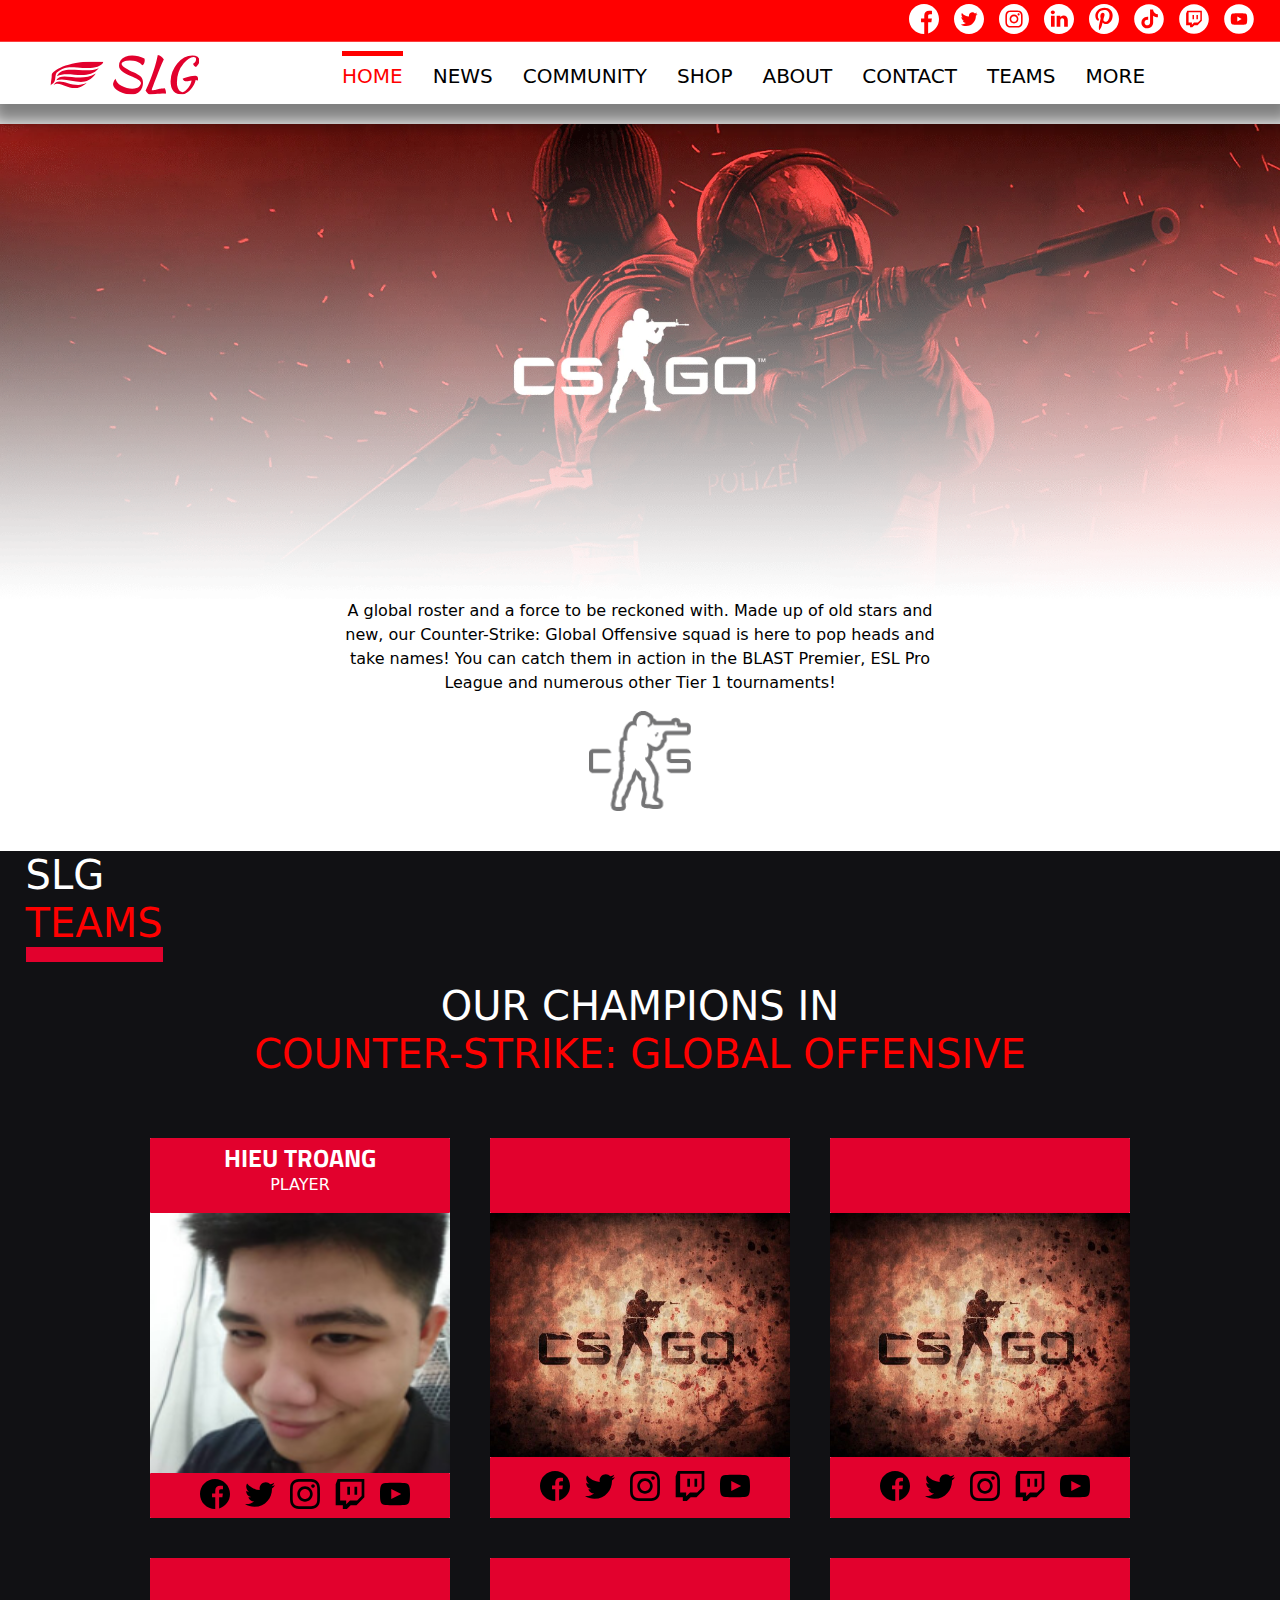
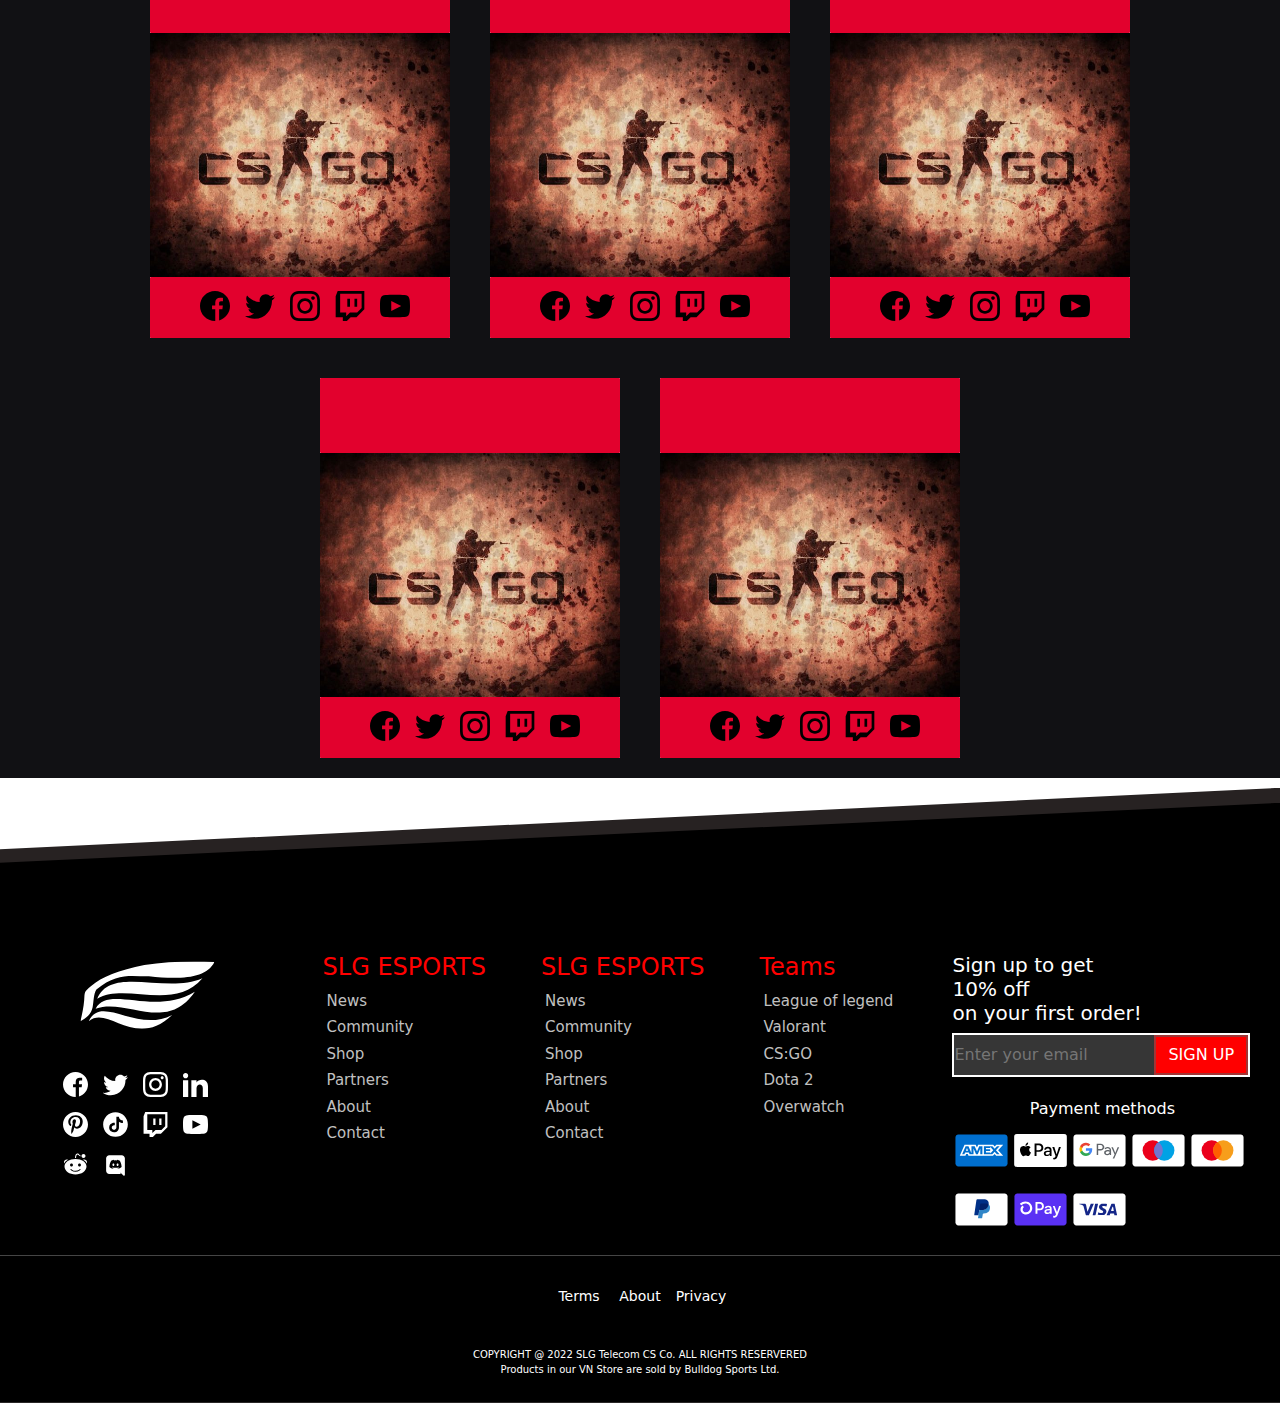
<file: csgo.html>
<!DOCTYPE html>
<html lang="en">
<head>
    <meta charset="UTF-8">

    <link href="https://fonts.googleapis.com/css2?family=Titillium+Web:ital,wght@0,200;0,300;0,400;0,600;0,700;0,900;1,200;1,300;1,400;1,600;1,700&display=swap" rel="stylesheet">


    <link rel="stylesheet" href="assets/css/glitch.css">
    <link rel="stylesheet" href="assets/css/bootstrap.min.css">
    <link rel="stylesheet" href="aos/aos.css" />
    <link rel="stylesheet" href="assets/css/style.css">
    <link rel="stylesheet" href="assets/css/teams.css">
</head>
<body>
    <div class="wrapper">
        <div class="header">
            <div class="header-social">
                <div class="social-icons">
                    <a class="Facebook" title="Facebook" target="_blank">
                        <span>
                            <svg viewBox="0 0 512 512"><path d="m512 256c0-141.4-114.6-256-256-256s-256 114.6-256 256 114.6 256 256 256c1.5 0 3 0 4.5-.1v-199.2h-55v-64.1h55v-47.2c0-54.7 33.4-84.5 82.2-84.5 23.4 0 43.5 1.7 49.3 2.5v57.2h-33.6c-26.5 0-31.7 12.6-31.7 31.1v40.8h63.5l-8.3 64.1h-55.2v189.5c107-30.7 185.3-129.2 185.3-246.1z"></path></svg>
                        </span>
                    </a>
                    <a class="Twitter" title="Twitter" target="_blank">
                        <span>
                            <svg viewBox="0 0 512 512"><path d="m256 0c-141.363281 0-256 114.636719-256 256s114.636719 256 256 256 256-114.636719 256-256-114.636719-256-256-256zm116.886719 199.601562c.113281 2.519532.167969 5.050782.167969 7.59375 0 77.644532-59.101563 167.179688-167.183594 167.183594h.003906-.003906c-33.183594 0-64.0625-9.726562-90.066406-26.394531 4.597656.542969 9.277343.8125 14.015624.8125 27.53125 0 52.867188-9.390625 72.980469-25.152344-25.722656-.476562-47.410156-17.464843-54.894531-40.8125 3.582031.6875 7.265625 1.0625 11.042969 1.0625 5.363281 0 10.558593-.722656 15.496093-2.070312-26.886718-5.382813-47.140624-29.144531-47.140624-57.597657 0-.265624 0-.503906.007812-.75 7.917969 4.402344 16.972656 7.050782 26.613281 7.347657-15.777343-10.527344-26.148437-28.523438-26.148437-48.910157 0-10.765624 2.910156-20.851562 7.957031-29.535156 28.976563 35.554688 72.28125 58.9375 121.117187 61.394532-1.007812-4.304688-1.527343-8.789063-1.527343-13.398438 0-32.4375 26.316406-58.753906 58.765625-58.753906 16.902344 0 32.167968 7.144531 42.890625 18.566406 13.386719-2.640625 25.957031-7.53125 37.3125-14.261719-4.394531 13.714844-13.707031 25.222657-25.839844 32.5 11.886719-1.421875 23.214844-4.574219 33.742187-9.253906-7.863281 11.785156-17.835937 22.136719-29.308593 30.429687zm0 0"></path></svg>
                        </span>
                    </a>
                    <a class="Instagram" title="Instagram" target="_blank">
                        <span>
                            <svg viewBox="0 0 512 512"><path d="m305 256c0 27.0625-21.9375 49-49 49s-49-21.9375-49-49 21.9375-49 49-49 49 21.9375 49 49zm0 0"></path><path d="m370.59375 169.304688c-2.355469-6.382813-6.113281-12.160157-10.996094-16.902344-4.742187-4.882813-10.515625-8.640625-16.902344-10.996094-5.179687-2.011719-12.960937-4.40625-27.292968-5.058594-15.503906-.707031-20.152344-.859375-59.402344-.859375-39.253906 0-43.902344.148438-59.402344.855469-14.332031.65625-22.117187 3.050781-27.292968 5.0625-6.386719 2.355469-12.164063 6.113281-16.902344 10.996094-4.882813 4.742187-8.640625 10.515625-11 16.902344-2.011719 5.179687-4.40625 12.964843-5.058594 27.296874-.707031 15.5-.859375 20.148438-.859375 59.402344 0 39.25.152344 43.898438.859375 59.402344.652344 14.332031 3.046875 22.113281 5.058594 27.292969 2.359375 6.386719 6.113281 12.160156 10.996094 16.902343 4.742187 4.882813 10.515624 8.640626 16.902343 10.996094 5.179688 2.015625 12.964844 4.410156 27.296875 5.0625 15.5.707032 20.144532.855469 59.398438.855469 39.257812 0 43.90625-.148437 59.402344-.855469 14.332031-.652344 22.117187-3.046875 27.296874-5.0625 12.820313-4.945312 22.953126-15.078125 27.898438-27.898437 2.011719-5.179688 4.40625-12.960938 5.0625-27.292969.707031-15.503906.855469-20.152344.855469-59.402344 0-39.253906-.148438-43.902344-.855469-59.402344-.652344-14.332031-3.046875-22.117187-5.0625-27.296874zm-114.59375 162.179687c-41.691406 0-75.488281-33.792969-75.488281-75.484375s33.796875-75.484375 75.488281-75.484375c41.6875 0 75.484375 33.792969 75.484375 75.484375s-33.796875 75.484375-75.484375 75.484375zm78.46875-136.3125c-9.742188 0-17.640625-7.898437-17.640625-17.640625s7.898437-17.640625 17.640625-17.640625 17.640625 7.898437 17.640625 17.640625c-.003906 9.742188-7.898437 17.640625-17.640625 17.640625zm0 0"></path><path d="m256 0c-141.363281 0-256 114.636719-256 256s114.636719 256 256 256 256-114.636719 256-256-114.636719-256-256-256zm146.113281 316.605469c-.710937 15.648437-3.199219 26.332031-6.832031 35.683593-7.636719 19.746094-23.246094 35.355469-42.992188 42.992188-9.347656 3.632812-20.035156 6.117188-35.679687 6.832031-15.675781.714844-20.683594.886719-60.605469.886719-39.925781 0-44.929687-.171875-60.609375-.886719-15.644531-.714843-26.332031-3.199219-35.679687-6.832031-9.8125-3.691406-18.695313-9.476562-26.039063-16.957031-7.476562-7.339844-13.261719-16.226563-16.953125-26.035157-3.632812-9.347656-6.121094-20.035156-6.832031-35.679687-.722656-15.679687-.890625-20.6875-.890625-60.609375s.167969-44.929688.886719-60.605469c.710937-15.648437 3.195312-26.332031 6.828125-35.683593 3.691406-9.808594 9.480468-18.695313 16.960937-26.035157 7.339844-7.480469 16.226563-13.265625 26.035157-16.957031 9.351562-3.632812 20.035156-6.117188 35.683593-6.832031 15.675781-.714844 20.683594-.886719 60.605469-.886719s44.929688.171875 60.605469.890625c15.648437.710937 26.332031 3.195313 35.683593 6.824219 9.808594 3.691406 18.695313 9.480468 26.039063 16.960937 7.476563 7.34375 13.265625 16.226563 16.953125 26.035157 3.636719 9.351562 6.121094 20.035156 6.835938 35.683593.714843 15.675781.882812 20.683594.882812 60.605469s-.167969 44.929688-.886719 60.605469zm0 0"></path></svg>
                        </span>
                    </a>
                    <a class="LinkedIn" title="LinkedIn" target="_blank">
                        <span>
                            <svg viewBox="0 0 512 512"><path d="m256 0c-141.363281 0-256 114.636719-256 256s114.636719 256 256 256 256-114.636719 256-256-114.636719-256-256-256zm-74.390625 387h-62.347656v-187.574219h62.347656zm-31.171875-213.1875h-.40625c-20.921875 0-34.453125-14.402344-34.453125-32.402344 0-18.40625 13.945313-32.410156 35.273437-32.410156 21.328126 0 34.453126 14.003906 34.859376 32.410156 0 18-13.53125 32.402344-35.273438 32.402344zm255.984375 213.1875h-62.339844v-100.347656c0-25.21875-9.027343-42.417969-31.585937-42.417969-17.222656 0-27.480469 11.601563-31.988282 22.800781-1.648437 4.007813-2.050781 9.609375-2.050781 15.214844v104.75h-62.34375s.816407-169.976562 0-187.574219h62.34375v26.558594c8.285157-12.78125 23.109375-30.960937 56.1875-30.960937 41.019531 0 71.777344 26.808593 71.777344 84.421874zm0 0"></path></svg>
                        </span>
                    </a>
                    <a class="Pinterest" title="Pinterest" target="_blank">
                        <span>
                            <svg viewBox="0 0 97.75 97.75" x="0px" y="0px" id="svg-03a7" style="enable-background:new 0 0 97.75 97.75;"><g><path d="M48.875,0C21.883,0,0,21.882,0,48.875S21.883,97.75,48.875,97.75S97.75,75.868,97.75,48.875S75.867,0,48.875,0z    M54.499,65.109c-4.521,0-8.773-2.444-10.229-5.219c0,0-2.432,9.645-2.943,11.506c-1.813,6.58-7.146,13.162-7.561,13.701   c-0.289,0.375-0.928,0.258-0.994-0.24c-0.113-0.838-1.475-9.139,0.127-15.909c0.801-3.4,5.383-22.814,5.383-22.814   s-1.334-2.673-1.334-6.625c0-6.205,3.596-10.837,8.074-10.837c3.807,0,5.645,2.859,5.645,6.286c0,3.828-2.436,9.552-3.693,14.856   c-1.051,4.441,2.225,8.064,6.605,8.064c7.933,0,13.272-10.188,13.272-22.261c0-9.174-6.176-16.044-17.418-16.044   c-12.697,0-20.615,9.471-20.615,20.052c0,3.646,1.078,6.221,2.764,8.21c0.773,0.915,0.883,1.283,0.602,2.333   c-0.203,0.771-0.66,2.625-0.854,3.358c-0.279,1.062-1.137,1.44-2.098,1.049c-5.846-2.387-8.572-8.793-8.572-15.994   c0-11.893,10.029-26.154,29.922-26.154c15.985,0,26.506,11.566,26.506,23.984C77.089,52.839,67.956,65.109,54.499,65.109z"></path></g></svg>
                        </span>
                    </a>
                    <a class="Tiktok" title="Tiktok">
                        <span>
                            <svg viewBox="0 0 256 256" xml:space=preserve xmlns=http://www.w3.org/2000/svg xmlns:xlink=http://www.w3.org/1999/xlink><defs></defs><g style=stroke:none;stroke-width:0;stroke-dasharray:none;stroke-linecap:butt;stroke-linejoin:miter;stroke-miterlimit:10;opacity:1 transform="translate(1.4065934065934016 1.4065934065934016) scale(2.81 2.81)"><path d="M 45 0 C 20.147 0 0 20.147 0 45 c 0 24.853 20.147 45 45 45 s 45 -20.147 45 -45 C 90 20.147 69.853 0 45 0 z M 72.039 33.277 v 6.758 c -3.187 0.001 -6.283 -0.623 -9.203 -1.855 c -1.878 -0.793 -3.627 -1.814 -5.227 -3.048 l 0.048 20.801 c -0.02 4.684 -1.873 9.085 -5.227 12.4 c -2.73 2.698 -6.188 4.414 -9.937 4.97 c -0.881 0.13 -1.777 0.197 -2.684 0.197 c -4.013 0 -7.823 -1.3 -10.939 -3.698 c -0.586 -0.452 -1.147 -0.941 -1.681 -1.468 c -3.635 -3.593 -5.509 -8.462 -5.194 -13.584 c 0.241 -3.899 1.802 -7.618 4.404 -10.532 c 3.443 -3.857 8.26 -5.998 13.41 -5.998 c 0.906 0 1.803 0.068 2.684 0.198 v 2.499 v 6.951 c -0.835 -0.275 -1.727 -0.427 -2.656 -0.427 c -4.705 0 -8.512 3.839 -8.442 8.548 c 0.045 3.013 1.69 5.646 4.118 7.098 c 1.141 0.682 2.453 1.105 3.853 1.182 c 1.097 0.06 2.151 -0.093 3.126 -0.415 c 3.362 -1.111 5.787 -4.268 5.787 -7.992 l 0.011 -13.93 V 16.5 h 9.307 c 0.009 0.922 0.103 1.822 0.276 2.694 c 0.702 3.529 2.692 6.591 5.46 8.678 c 2.414 1.821 5.42 2.9 8.678 2.9 c 0.002 0 0.029 0 0.027 -0.002 V 33.277 z"stroke-linecap=round style=stroke:none;stroke-width:1;stroke-dasharray:none;stroke-linecap:butt;stroke-linejoin:miter;stroke-miterlimit:10;opacity:1 transform=" matrix(1 0 0 1 0 0) "/></g></svg>
                        </span>
                    </a>
                    <a class="Twitch" title="Twitch">
                        <span>
                            <svg height=256 version=1.1 viewBox="0 0 256 256"width=256 xml:space=preserve xmlns=http://www.w3.org/2000/svg xmlns:xlink=http://www.w3.org/1999/xlink><defs></defs><g style=stroke:none;stroke-width:0;stroke-dasharray:none;stroke-linecap:butt;stroke-linejoin:miter;stroke-miterlimit:10;opacity:1 transform="translate(1.4065934065934016 1.4065934065934016) scale(2.81 2.81)"><path d="M 38.657 62.164 L 45 55.821 h 11.94 l 7.463 -7.463 V 24.478 H 28.582 v 31.343 h 10.075 V 62.164 z M 52.463 33.06 h 4.478 v 13.046 h -4.478 V 33.06 z M 40.522 33.06 H 45 v 13.046 h -4.478 V 33.06 z"stroke-linecap=round style=stroke:none;stroke-width:1;stroke-dasharray:none;stroke-linecap:butt;stroke-linejoin:miter;stroke-miterlimit:10;opacity:1 transform=" matrix(1 0 0 1 0 0) "/><path d="M 45 0 C 20.147 0 0 20.147 0 45 c 0 24.853 20.147 45 45 45 s 45 -20.147 45 -45 C 90 20.147 69.853 0 45 0 z M 68.881 50.597 l -13.06 13.06 h -9.702 L 39.776 70 H 33.06 v -6.343 h -11.94 V 28.582 L 24.478 20 h 44.403 V 50.597 z"stroke-linecap=round style=stroke:none;stroke-width:1;stroke-dasharray:none;stroke-linecap:butt;stroke-linejoin:miter;stroke-miterlimit:10;opacity:1 transform=" matrix(1 0 0 1 0 0) "/></g></svg>
                        </span>
                    </a>
                    <a class="Youtube" title="Youtube">
                        <span>
                            <svg height=256 version=1.1 viewBox="0 0 256 256"width=256 xml:space=preserve xmlns=http://www.w3.org/2000/svg xmlns:xlink=http://www.w3.org/1999/xlink><defs></defs><g style=stroke:none;stroke-width:0;stroke-dasharray:none;stroke-linecap:butt;stroke-linejoin:miter;stroke-miterlimit:10;opacity:1 transform="translate(1.4065934065934016 1.4065934065934016) scale(2.81 2.81)"><polygon points="40,52.5 52.99,45 40,37.5 "style=stroke:none;stroke-width:1;stroke-dasharray:none;stroke-linecap:butt;stroke-linejoin:miter;stroke-miterlimit:10;opacity:1 transform=" matrix(1 0 0 1 0 0) "/><path d="M 45 0 C 20.147 0 0 20.147 0 45 c 0 24.853 20.147 45 45 45 c 24.853 0 45 -20.147 45 -45 C 90 20.147 69.853 0 45 0 z M 68.955 57.035 c -0.575 2.151 -2.269 3.845 -4.421 4.42 C 60.635 62.5 45 62.5 45 62.5 s -15.635 0 -19.535 -1.045 c -2.151 -0.575 -3.846 -2.269 -4.421 -4.42 C 20 53.135 20 45 20 45 s 0 -8.135 1.045 -12.035 c 0.575 -2.151 2.269 -3.846 4.421 -4.421 C 29.365 27.5 45 27.5 45 27.5 s 15.635 0 19.535 1.045 c 2.151 0.575 3.846 2.269 4.421 4.421 C 70 36.865 70 45 70 45 S 70 53.135 68.955 57.035 z"stroke-linecap=round style=stroke:none;stroke-width:1;stroke-dasharray:none;stroke-linecap:butt;stroke-linejoin:miter;stroke-miterlimit:10;opacity:1 transform=" matrix(1 0 0 1 0 0) "/></g></svg>
                        </span>
                    </a>
                </div>
            </div>
            <div class="header-nav-bar">
                <div class="nav-bar">
                    <div class="logo-nav">
                        <a href="">
                            <svg xmlns="http://www.w3.org/2000/svg" version="1.1" xmlns:xlink="http://www.w3.org/1999/xlink" xmlns:svgjs="http://svgjs.dev/svgjs" width="1000" height="267" viewBox="0 0 1000 267"><g transform="matrix(1,0,0,1,-0.6060363361179952,-0.4530005063749343)"><svg viewBox="0 0 396 106" data-background-color="#ffffff" preserveAspectRatio="xMidYMid meet" height="267" width="1000" xmlns="http://www.w3.org/2000/svg" xmlns:xlink="http://www.w3.org/1999/xlink"><defs></defs><g id="tight-bounds" transform="matrix(1,0,0,1,0.24000961089737416,0.17984289766195616)"><svg viewBox="0 0 395.5199999999999 105.6403142046761" height="105.6403142046761" width="395.5199999999999"><g><svg viewBox="0 0 683.0184479325376 182.42891243725597" height="105.6403142046761" width="395.5199999999999"><g transform="matrix(1,0,0,1,287.4984479325376,0)"><svg viewBox="0 0 395.52 182.42891243725597" height="182.42891243725597" width="395.52"><g><svg viewBox="0 0 395.52 182.42891243725597" height="182.42891243725597" width="395.52"><g><svg viewBox="0 0 395.52 182.42891243725597" height="182.42891243725597" width="395.52"><g transform="matrix(1,0,0,1,0,0)"><svg width="395.52" viewBox="5.05 -37.3 89.65 41.349999999999994" height="182.42891243725597" data-palette-color="#e2012d"><path d="M37.65-33.7L37.65-33.7Q37.8-32.85 37.88-32.52 37.95-32.2 37.95-31.65L37.95-31.65Q37.95-30 37.23-28.58 36.5-27.15 35.25-26.55L35.25-26.55Q34.25-27.9 32.8-28.88 31.35-29.85 29.63-30.48 27.9-31.1 26.05-31.4 24.2-31.7 22.45-31.7L22.45-31.7Q20.7-31.7 19.18-31.43 17.65-31.15 16.48-30.68 15.3-30.2 14.63-29.5 13.95-28.8 13.95-27.9L13.95-27.9Q14.1-26.8 15.3-25.68 16.5-24.55 18.25-23.48 20-22.4 22.13-21.35 24.25-20.3 26.3-19.35L26.3-19.35Q28.85-18.15 30.7-17.13 32.55-16.1 33.75-14.88 34.95-13.65 35.55-12.1 36.15-10.55 36.15-8.35L36.15-8.35Q36.15-5.8 35.3-3.58 34.45-1.35 32.83 0.3 31.2 1.95 28.9 2.88 26.6 3.8 23.75 3.8L23.75 3.8Q20.95 3.8 17.7 2.95 14.45 2.1 11.63 0.63 8.8-0.85 6.93-2.78 5.05-4.7 5.05-6.85L5.05-6.85Q5.05-7.85 5.63-9.4 6.2-10.95 7.7-12.65L7.7-12.65Q7.85-11.15 9.33-9.1 10.8-7.05 13.75-5.3L13.75-5.3Q16.5-3.7 19.43-2.98 22.35-2.25 24.9-2.25L24.9-2.25Q27.7-2.25 29.45-2.95 31.2-3.65 32.2-4.63 33.2-5.6 33.6-6.6 34-7.6 34.05-8.2L34.05-8.2Q34-9.2 33.13-10.13 32.25-11.05 30.78-11.93 29.3-12.8 27.35-13.7 25.4-14.6 23.3-15.5L23.3-15.5Q20.15-16.9 17.88-18.13 15.6-19.35 14.13-20.63 12.65-21.9 11.98-23.3 11.3-24.7 11.3-26.5L11.3-26.5Q11.3-29.3 13-31.8 14.7-34.3 17.9-35.6L17.9-35.6Q19.5-36.3 21.33-36.6 23.15-36.9 24.9-36.9L24.9-36.9Q28.2-36.9 31.35-36 34.5-35.1 37.65-33.7ZM58.75-2.85L58.75-2.85Q60-0.7 60 1.3L60 1.3Q60 1.75 59.92 2.13 59.85 2.5 59.75 2.9L59.75 2.9Q58.9 2.8 57.97 2.75 57.05 2.7 56.05 2.7L56.05 2.7Q54.85 2.7 53.62 2.78 52.4 2.85 50.9 3 49.4 3.15 47.55 3.4 45.7 3.65 43.25 4.05L43.25 4.05Q42.1 3.65 40.95 2.48 39.8 1.3 38.8-0.35L38.8-0.35Q39.3-1.45 40.05-3.08 40.8-4.7 41.8-7.03 42.8-9.35 44.02-12.48 45.25-15.6 46.65-19.7L46.65-19.7Q47.55-22.4 48.2-24.45 48.85-26.5 49.37-28.43 49.9-30.35 50.4-32.45 50.9-34.55 51.5-37.3L51.5-37.3Q53.5-36.9 54.97-35.83 56.45-34.75 57.8-32.75L57.8-32.75Q57.4-32.1 56.75-30.65 56.1-29.2 55.22-27.13 54.35-25.05 53.3-22.43 52.25-19.8 51.1-16.8L51.1-16.8Q50-13.85 48.95-11.25 47.9-8.65 47.07-6.55 46.25-4.45 45.75-2.95 45.25-1.45 45.25-0.7L45.25-0.7Q46.05-0.75 46.7-0.8 47.35-0.85 48.05-0.98 48.75-1.1 49.57-1.28 50.4-1.45 51.55-1.75L51.55-1.75Q52.55-2 53.4-2.18 54.25-2.35 55.07-2.48 55.9-2.6 56.77-2.68 57.65-2.75 58.75-2.85ZM90.45-15.9L90.45-15.9Q91.75-15.9 92.5-15 93.25-14.1 93.25-12.5L93.25-12.5Q93.25-12.1 93.2-11.68 93.15-11.25 93.05-10.95L93.05-10.95Q92-11.2 90.75-11.25L90.75-11.25Q90.45-9.05 89.15-6.63 87.85-4.2 86-2.08 84.15 0.05 81.95 1.65 79.75 3.25 77.6 3.8L77.6 3.8Q70.9 3.65 67.82 0.33 64.75-3 64.75-10.05L64.75-10.05Q64.75-15.2 66.65-20.03 68.55-24.85 71.7-28.6 74.85-32.35 78.92-34.63 83-36.9 87.4-36.9L87.4-36.9Q90.84-36.9 92.77-35.45 94.7-34 94.7-31.35L94.7-31.35Q94.7-29.6 93.87-28.1 93.05-26.6 91.15-24.85L91.15-24.85Q90-25.2 89.15-26.08 88.3-26.95 88.1-28.1L88.1-28.1Q89.8-29.35 90.5-30.4 91.2-31.45 91.2-32.9L91.2-32.9Q91.2-35.2 88.45-35.2L88.45-35.2Q86.2-35.2 83.62-33.52 81.05-31.85 78.45-28.7L78.45-28.7Q74.75-24.25 73.05-19.53 71.35-14.8 71.35-8.9L71.35-8.9Q71.35-6.7 71.8-4.9 72.25-3.1 73-1.75 73.75-0.4 74.77 0.4 75.8 1.2 77 1.3L77 1.3Q78.6 0.95 80.2-0.33 81.8-1.6 83.12-3.33 84.45-5.05 85.37-7.03 86.3-9 86.5-10.8L86.5-10.8Q85.1-10.5 83.82-10.23 82.55-9.95 81.4-9.95L81.4-9.95Q79.9-9.95 78.77-10.7 77.65-11.45 77.25-12.75L77.25-12.75Q78.15-13.25 79.87-13.8 81.6-14.35 83.55-14.83 85.5-15.3 87.37-15.6 89.25-15.9 90.45-15.9Z" opacity="1" transform="matrix(1,0,0,1,0,0)" fill="#e2012d" class="undefined-text-0" data-fill-palette-color="primary" id="text-0"></path></svg></g></svg></g></svg></g></svg></g><g transform="matrix(1,0,0,1,0,29.95555648593961)"><svg viewBox="0 0 244.43135999999998 122.51779946537675" height="122.51779946537675" width="244.43135999999998"><g><svg xmlns="http://www.w3.org/2000/svg" xmlns:xlink="http://www.w3.org/1999/xlink" xml:space="preserve" style="shape-rendering:geometricPrecision;text-rendering:geometricPrecision;image-rendering:optimizeQuality;" viewBox="0.0000020000000000575113 0.0000027841116459863258 14.727499 7.381952827609914" x="0" y="0" fill-rule="evenodd" clip-rule="evenodd" width="244.43135999999998" height="122.51779946537675" class="icon-icon-0" data-fill-palette-color="accent" id="icon-0"><g fill="#e2012d" data-fill-palette-color="accent"><path class="" d="M1.757 3.091c-0.313 0.444-0.296 1.331-0.417 1.95-0.153 0.784-0.711 1.203-1.34 1.534 0.188-0.771 0.348-1.542 0.412-2.313 0.078-0.953-0.06-0.891 0.767-1.575 1.159-0.961 3.04-1.741 5.848-2.29 2.456-0.406 5.049-0.453 7.701-0.351-0.89 1.809-3.733 1.961-7.203 1.581-1.811 0.02-3.495-0.488-5.768 1.464z m8.33 2.781c-3.895 2.038-7.803-2.284-9.165 0.688 2.104-1.831 5.079 3.183 9.165-0.688z m2.489-2.547c-4.49 2.72-9.502-0.792-10.907 1.859 3.412-1.235 7.765 2.753 10.907-1.859z m0.834-1.478c-3.944 1.761-10.043-1.402-11.565 2.239 3.106-1.808 8.446 1.438 11.565-2.239z" fill="#e2012d" data-fill-palette-color="accent"></path></g></svg></g></svg></g></svg></g></svg><rect width="395.5199999999999" height="105.6403142046761" fill="none" stroke="none" visibility="hidden"></rect></g></svg></g></svg>
                        </a>
                    </div>
                    <div class="nav-container">
                        <div class="nav">
                            <li><a class="home-nav" style="color:red" href="index.html">HOME</a></li>
                            <li><a class="nohome-nav" href="">NEWS</a></li>
                            <li><a class="nohome-nav" href="fanarena.html">COMMUNITY</a></li>
                            <li><a class="nohome-nav" href="">SHOP</a></li>
                            <li><a class="nohome-nav" href="about.html">ABOUT</a></li>
                            <li><a class="nohome-nav" href="">CONTACT</a></li>
                            <li><a class="nohome-nav" href="teams.html">TEAMS</a></li>
                            <li>
                                <a class="nohome-nav" href="">MORE</a>
                            </li>
                        </div>
                    </div>
                </div>
            </div>
        </div>

        <div class="team-info">
            <img class="bg" src="assets/img/bg/csgo.webp" alt="">
            <div class="container">
                <div class="teams__content-wrapper">
                    <p class="teams-description"> A global roster and a force to be reckoned with. Made up of old stars and new, our Counter-Strike: Global Offensive squad is here to pop heads and take names! You can catch them in action in the BLAST Premier, ESL Pro League and numerous other Tier 1 tournaments!</p>
                    <div class="team-logo">   
                        <img src="assets/img/icon/csgo.png">
                    </div>
                </div>
            </div>
        </div>

        <div class="container1">

            <!--
                <div class="heading-outline">
                    <span>TEAMS</span> 
                </div>

            -->
            <h1 class="heading">SLG <span style="color: rgb(255,0,0)">TEAMS</span></h1>
            <h1 class="heading2">OUR CHAMPIONS IN <span style="color: rgb(255,0,0)">COUNTER-STRIKE: GLOBAL OFFENSIVE</span></span></h1>
            
            <div class="container">
                <div class="card">
                    <div class="name">
                        <h2>HIEU TROANG</h2>
                        <p>PLAYER</p> 
                    </div>
                    <div class="img-container">
                        <img src="assets/img/team/csgo/hieu.PNG" alt="">
                        
                    </div>
                    <div class="in4">
                        <div class="social-icons">
                            <a title="Facebook" target="_blank">
                                <span>
                                    <svg viewBox="0 0 512 512"><path d="m512 256c0-141.4-114.6-256-256-256s-256 114.6-256 256 114.6 256 256 256c1.5 0 3 0 4.5-.1v-199.2h-55v-64.1h55v-47.2c0-54.7 33.4-84.5 82.2-84.5 23.4 0 43.5 1.7 49.3 2.5v57.2h-33.6c-26.5 0-31.7 12.6-31.7 31.1v40.8h63.5l-8.3 64.1h-55.2v189.5c107-30.7 185.3-129.2 185.3-246.1z"></path></svg>
                                </span>
                            </a>
                            <a title="Twitter" target="_blank">
                                <span>
                                    <svg height=50 viewBox="0 0 50 50"width=50 x=0px xmlns=http://www.w3.org/2000/svg y=0px><path d="M 50.0625 10.4375 C 48.214844 11.257813 46.234375 11.808594 44.152344 12.058594 C 46.277344 10.785156 47.910156 8.769531 48.675781 6.371094 C 46.691406 7.546875 44.484375 8.402344 42.144531 8.863281 C 40.269531 6.863281 37.597656 5.617188 34.640625 5.617188 C 28.960938 5.617188 24.355469 10.21875 24.355469 15.898438 C 24.355469 16.703125 24.449219 17.488281 24.625 18.242188 C 16.078125 17.8125 8.503906 13.71875 3.429688 7.496094 C 2.542969 9.019531 2.039063 10.785156 2.039063 12.667969 C 2.039063 16.234375 3.851563 19.382813 6.613281 21.230469 C 4.925781 21.175781 3.339844 20.710938 1.953125 19.941406 C 1.953125 19.984375 1.953125 20.027344 1.953125 20.070313 C 1.953125 25.054688 5.5 29.207031 10.199219 30.15625 C 9.339844 30.390625 8.429688 30.515625 7.492188 30.515625 C 6.828125 30.515625 6.183594 30.453125 5.554688 30.328125 C 6.867188 34.410156 10.664063 37.390625 15.160156 37.472656 C 11.644531 40.230469 7.210938 41.871094 2.390625 41.871094 C 1.558594 41.871094 0.742188 41.824219 -0.0585938 41.726563 C 4.488281 44.648438 9.894531 46.347656 15.703125 46.347656 C 34.617188 46.347656 44.960938 30.679688 44.960938 17.09375 C 44.960938 16.648438 44.949219 16.199219 44.933594 15.761719 C 46.941406 14.3125 48.683594 12.5 50.0625 10.4375 Z"></path></svg>
                                </span>
                            </a>
                            <a title="Instagram" target="_blank">
                                <span>
                                    <svg xmlns="http://www.w3.org/2000/svg" width="24" height="24" viewBox="0 0 24 24"><path d="M12 2.163c3.204 0 3.584.012 4.85.07 3.252.148 4.771 1.691 4.919 4.919.058 1.265.069 1.645.069 4.849 0 3.205-.012 3.584-.069 4.849-.149 3.225-1.664 4.771-4.919 4.919-1.266.058-1.644.07-4.85.07-3.204 0-3.584-.012-4.849-.07-3.26-.149-4.771-1.699-4.919-4.92-.058-1.265-.07-1.644-.07-4.849 0-3.204.013-3.583.07-4.849.149-3.227 1.664-4.771 4.919-4.919 1.266-.057 1.645-.069 4.849-.069zm0-2.163c-3.259 0-3.667.014-4.947.072-4.358.2-6.78 2.618-6.98 6.98-.059 1.281-.073 1.689-.073 4.948 0 3.259.014 3.668.072 4.948.2 4.358 2.618 6.78 6.98 6.98 1.281.058 1.689.072 4.948.072 3.259 0 3.668-.014 4.948-.072 4.354-.2 6.782-2.618 6.979-6.98.059-1.28.073-1.689.073-4.948 0-3.259-.014-3.667-.072-4.947-.196-4.354-2.617-6.78-6.979-6.98-1.281-.059-1.69-.073-4.949-.073zm0 5.838c-3.403 0-6.162 2.759-6.162 6.162s2.759 6.163 6.162 6.163 6.162-2.759 6.162-6.163c0-3.403-2.759-6.162-6.162-6.162zm0 10.162c-2.209 0-4-1.79-4-4 0-2.209 1.791-4 4-4s4 1.791 4 4c0 2.21-1.791 4-4 4zm6.406-11.845c-.796 0-1.441.645-1.441 1.44s.645 1.44 1.441 1.44c.795 0 1.439-.645 1.439-1.44s-.644-1.44-1.439-1.44z"/></svg>
                                </span>
                            </a>
                            <a title="Twitch">
                                <span>
                                    <svg xmlns="http://www.w3.org/2000/svg" width="24" height="24" viewBox="0 0 24 24"><path d="M2.149 0l-1.612 4.119v16.836h5.731v3.045h3.224l3.045-3.045h4.657l6.269-6.269v-14.686h-21.314zm19.164 13.612l-3.582 3.582h-5.731l-3.045 3.045v-3.045h-4.836v-15.045h17.194v11.463zm-3.582-7.343v6.262h-2.149v-6.262h2.149zm-5.731 0v6.262h-2.149v-6.262h2.149z" fill-rule="evenodd" clip-rule="evenodd"/></svg>
                                </span>
                            </a>
                            <a title="Youtube">
                                <span>
                                    <svg xmlns="http://www.w3.org/2000/svg" width="24" height="24" viewBox="0 0 24 24"><path d="M19.615 3.184c-3.604-.246-11.631-.245-15.23 0-3.897.266-4.356 2.62-4.385 8.816.029 6.185.484 8.549 4.385 8.816 3.6.245 11.626.246 15.23 0 3.897-.266 4.356-2.62 4.385-8.816-.029-6.185-.484-8.549-4.385-8.816zm-10.615 12.816v-8l8 3.993-8 4.007z"/></svg>
                                </span>
                            </a>
                        </div>
                    </div>
                </div>
                <div class="card">
                    <div class="name">
                        
                    </div>
                    <div class="img-container">
                        <img src="assets/img/team/csgo/unknow.jpg" alt="">
                        
                    </div>
                    <div class="in4">
                        <div class="social-icons">
                            <a title="Facebook" target="_blank">
                                <span>
                                    <svg viewBox="0 0 512 512"><path d="m512 256c0-141.4-114.6-256-256-256s-256 114.6-256 256 114.6 256 256 256c1.5 0 3 0 4.5-.1v-199.2h-55v-64.1h55v-47.2c0-54.7 33.4-84.5 82.2-84.5 23.4 0 43.5 1.7 49.3 2.5v57.2h-33.6c-26.5 0-31.7 12.6-31.7 31.1v40.8h63.5l-8.3 64.1h-55.2v189.5c107-30.7 185.3-129.2 185.3-246.1z"></path></svg>
                                </span>
                            </a>
                            <a title="Twitter" target="_blank">
                                <span>
                                    <svg height=50 viewBox="0 0 50 50"width=50 x=0px xmlns=http://www.w3.org/2000/svg y=0px><path d="M 50.0625 10.4375 C 48.214844 11.257813 46.234375 11.808594 44.152344 12.058594 C 46.277344 10.785156 47.910156 8.769531 48.675781 6.371094 C 46.691406 7.546875 44.484375 8.402344 42.144531 8.863281 C 40.269531 6.863281 37.597656 5.617188 34.640625 5.617188 C 28.960938 5.617188 24.355469 10.21875 24.355469 15.898438 C 24.355469 16.703125 24.449219 17.488281 24.625 18.242188 C 16.078125 17.8125 8.503906 13.71875 3.429688 7.496094 C 2.542969 9.019531 2.039063 10.785156 2.039063 12.667969 C 2.039063 16.234375 3.851563 19.382813 6.613281 21.230469 C 4.925781 21.175781 3.339844 20.710938 1.953125 19.941406 C 1.953125 19.984375 1.953125 20.027344 1.953125 20.070313 C 1.953125 25.054688 5.5 29.207031 10.199219 30.15625 C 9.339844 30.390625 8.429688 30.515625 7.492188 30.515625 C 6.828125 30.515625 6.183594 30.453125 5.554688 30.328125 C 6.867188 34.410156 10.664063 37.390625 15.160156 37.472656 C 11.644531 40.230469 7.210938 41.871094 2.390625 41.871094 C 1.558594 41.871094 0.742188 41.824219 -0.0585938 41.726563 C 4.488281 44.648438 9.894531 46.347656 15.703125 46.347656 C 34.617188 46.347656 44.960938 30.679688 44.960938 17.09375 C 44.960938 16.648438 44.949219 16.199219 44.933594 15.761719 C 46.941406 14.3125 48.683594 12.5 50.0625 10.4375 Z"></path></svg>
                                </span>
                            </a>
                            <a title="Instagram" target="_blank">
                                <span>
                                    <svg xmlns="http://www.w3.org/2000/svg" width="24" height="24" viewBox="0 0 24 24"><path d="M12 2.163c3.204 0 3.584.012 4.85.07 3.252.148 4.771 1.691 4.919 4.919.058 1.265.069 1.645.069 4.849 0 3.205-.012 3.584-.069 4.849-.149 3.225-1.664 4.771-4.919 4.919-1.266.058-1.644.07-4.85.07-3.204 0-3.584-.012-4.849-.07-3.26-.149-4.771-1.699-4.919-4.92-.058-1.265-.07-1.644-.07-4.849 0-3.204.013-3.583.07-4.849.149-3.227 1.664-4.771 4.919-4.919 1.266-.057 1.645-.069 4.849-.069zm0-2.163c-3.259 0-3.667.014-4.947.072-4.358.2-6.78 2.618-6.98 6.98-.059 1.281-.073 1.689-.073 4.948 0 3.259.014 3.668.072 4.948.2 4.358 2.618 6.78 6.98 6.98 1.281.058 1.689.072 4.948.072 3.259 0 3.668-.014 4.948-.072 4.354-.2 6.782-2.618 6.979-6.98.059-1.28.073-1.689.073-4.948 0-3.259-.014-3.667-.072-4.947-.196-4.354-2.617-6.78-6.979-6.98-1.281-.059-1.69-.073-4.949-.073zm0 5.838c-3.403 0-6.162 2.759-6.162 6.162s2.759 6.163 6.162 6.163 6.162-2.759 6.162-6.163c0-3.403-2.759-6.162-6.162-6.162zm0 10.162c-2.209 0-4-1.79-4-4 0-2.209 1.791-4 4-4s4 1.791 4 4c0 2.21-1.791 4-4 4zm6.406-11.845c-.796 0-1.441.645-1.441 1.44s.645 1.44 1.441 1.44c.795 0 1.439-.645 1.439-1.44s-.644-1.44-1.439-1.44z"/></svg>
                                </span>
                            </a>
                            <a title="Twitch">
                                <span>
                                    <svg xmlns="http://www.w3.org/2000/svg" width="24" height="24" viewBox="0 0 24 24"><path d="M2.149 0l-1.612 4.119v16.836h5.731v3.045h3.224l3.045-3.045h4.657l6.269-6.269v-14.686h-21.314zm19.164 13.612l-3.582 3.582h-5.731l-3.045 3.045v-3.045h-4.836v-15.045h17.194v11.463zm-3.582-7.343v6.262h-2.149v-6.262h2.149zm-5.731 0v6.262h-2.149v-6.262h2.149z" fill-rule="evenodd" clip-rule="evenodd"/></svg>
                                </span>
                            </a>
                            <a title="Youtube">
                                <span>
                                    <svg xmlns="http://www.w3.org/2000/svg" width="24" height="24" viewBox="0 0 24 24"><path d="M19.615 3.184c-3.604-.246-11.631-.245-15.23 0-3.897.266-4.356 2.62-4.385 8.816.029 6.185.484 8.549 4.385 8.816 3.6.245 11.626.246 15.23 0 3.897-.266 4.356-2.62 4.385-8.816-.029-6.185-.484-8.549-4.385-8.816zm-10.615 12.816v-8l8 3.993-8 4.007z"/></svg>
                                </span>
                            </a>
                        </div>
                    </div>
                </div>
                <div class="card">
                    <div class="name">
                        
                    </div>
                    <div class="img-container">
                        <img src="assets/img/team/csgo/unknow.jpg" alt="">
                        
                    </div>
                    <div class="in4">
                        <div class="social-icons">
                            <a title="Facebook" target="_blank">
                                <span>
                                    <svg viewBox="0 0 512 512"><path d="m512 256c0-141.4-114.6-256-256-256s-256 114.6-256 256 114.6 256 256 256c1.5 0 3 0 4.5-.1v-199.2h-55v-64.1h55v-47.2c0-54.7 33.4-84.5 82.2-84.5 23.4 0 43.5 1.7 49.3 2.5v57.2h-33.6c-26.5 0-31.7 12.6-31.7 31.1v40.8h63.5l-8.3 64.1h-55.2v189.5c107-30.7 185.3-129.2 185.3-246.1z"></path></svg>
                                </span>
                            </a>
                            <a title="Twitter" target="_blank">
                                <span>
                                    <svg height=50 viewBox="0 0 50 50"width=50 x=0px xmlns=http://www.w3.org/2000/svg y=0px><path d="M 50.0625 10.4375 C 48.214844 11.257813 46.234375 11.808594 44.152344 12.058594 C 46.277344 10.785156 47.910156 8.769531 48.675781 6.371094 C 46.691406 7.546875 44.484375 8.402344 42.144531 8.863281 C 40.269531 6.863281 37.597656 5.617188 34.640625 5.617188 C 28.960938 5.617188 24.355469 10.21875 24.355469 15.898438 C 24.355469 16.703125 24.449219 17.488281 24.625 18.242188 C 16.078125 17.8125 8.503906 13.71875 3.429688 7.496094 C 2.542969 9.019531 2.039063 10.785156 2.039063 12.667969 C 2.039063 16.234375 3.851563 19.382813 6.613281 21.230469 C 4.925781 21.175781 3.339844 20.710938 1.953125 19.941406 C 1.953125 19.984375 1.953125 20.027344 1.953125 20.070313 C 1.953125 25.054688 5.5 29.207031 10.199219 30.15625 C 9.339844 30.390625 8.429688 30.515625 7.492188 30.515625 C 6.828125 30.515625 6.183594 30.453125 5.554688 30.328125 C 6.867188 34.410156 10.664063 37.390625 15.160156 37.472656 C 11.644531 40.230469 7.210938 41.871094 2.390625 41.871094 C 1.558594 41.871094 0.742188 41.824219 -0.0585938 41.726563 C 4.488281 44.648438 9.894531 46.347656 15.703125 46.347656 C 34.617188 46.347656 44.960938 30.679688 44.960938 17.09375 C 44.960938 16.648438 44.949219 16.199219 44.933594 15.761719 C 46.941406 14.3125 48.683594 12.5 50.0625 10.4375 Z"></path></svg>
                                </span>
                            </a>
                            <a title="Instagram" target="_blank">
                                <span>
                                    <svg xmlns="http://www.w3.org/2000/svg" width="24" height="24" viewBox="0 0 24 24"><path d="M12 2.163c3.204 0 3.584.012 4.85.07 3.252.148 4.771 1.691 4.919 4.919.058 1.265.069 1.645.069 4.849 0 3.205-.012 3.584-.069 4.849-.149 3.225-1.664 4.771-4.919 4.919-1.266.058-1.644.07-4.85.07-3.204 0-3.584-.012-4.849-.07-3.26-.149-4.771-1.699-4.919-4.92-.058-1.265-.07-1.644-.07-4.849 0-3.204.013-3.583.07-4.849.149-3.227 1.664-4.771 4.919-4.919 1.266-.057 1.645-.069 4.849-.069zm0-2.163c-3.259 0-3.667.014-4.947.072-4.358.2-6.78 2.618-6.98 6.98-.059 1.281-.073 1.689-.073 4.948 0 3.259.014 3.668.072 4.948.2 4.358 2.618 6.78 6.98 6.98 1.281.058 1.689.072 4.948.072 3.259 0 3.668-.014 4.948-.072 4.354-.2 6.782-2.618 6.979-6.98.059-1.28.073-1.689.073-4.948 0-3.259-.014-3.667-.072-4.947-.196-4.354-2.617-6.78-6.979-6.98-1.281-.059-1.69-.073-4.949-.073zm0 5.838c-3.403 0-6.162 2.759-6.162 6.162s2.759 6.163 6.162 6.163 6.162-2.759 6.162-6.163c0-3.403-2.759-6.162-6.162-6.162zm0 10.162c-2.209 0-4-1.79-4-4 0-2.209 1.791-4 4-4s4 1.791 4 4c0 2.21-1.791 4-4 4zm6.406-11.845c-.796 0-1.441.645-1.441 1.44s.645 1.44 1.441 1.44c.795 0 1.439-.645 1.439-1.44s-.644-1.44-1.439-1.44z"/></svg>
                                </span>
                            </a>
                            <a title="Twitch">
                                <span>
                                    <svg xmlns="http://www.w3.org/2000/svg" width="24" height="24" viewBox="0 0 24 24"><path d="M2.149 0l-1.612 4.119v16.836h5.731v3.045h3.224l3.045-3.045h4.657l6.269-6.269v-14.686h-21.314zm19.164 13.612l-3.582 3.582h-5.731l-3.045 3.045v-3.045h-4.836v-15.045h17.194v11.463zm-3.582-7.343v6.262h-2.149v-6.262h2.149zm-5.731 0v6.262h-2.149v-6.262h2.149z" fill-rule="evenodd" clip-rule="evenodd"/></svg>
                                </span>
                            </a>
                            <a title="Youtube">
                                <span>
                                    <svg xmlns="http://www.w3.org/2000/svg" width="24" height="24" viewBox="0 0 24 24"><path d="M19.615 3.184c-3.604-.246-11.631-.245-15.23 0-3.897.266-4.356 2.62-4.385 8.816.029 6.185.484 8.549 4.385 8.816 3.6.245 11.626.246 15.23 0 3.897-.266 4.356-2.62 4.385-8.816-.029-6.185-.484-8.549-4.385-8.816zm-10.615 12.816v-8l8 3.993-8 4.007z"/></svg>
                                </span>
                            </a>
                        </div>
                    </div>
                </div>
                <div class="card">
                    <div class="name">
                        
                    </div>
                    <div class="img-container">
                        <img src="assets/img/team/csgo/unknow.jpg" alt="">
                        
                    </div>
                    <div class="in4">
                        <div class="social-icons">
                            <a title="Facebook" target="_blank">
                                <span>
                                    <svg viewBox="0 0 512 512"><path d="m512 256c0-141.4-114.6-256-256-256s-256 114.6-256 256 114.6 256 256 256c1.5 0 3 0 4.5-.1v-199.2h-55v-64.1h55v-47.2c0-54.7 33.4-84.5 82.2-84.5 23.4 0 43.5 1.7 49.3 2.5v57.2h-33.6c-26.5 0-31.7 12.6-31.7 31.1v40.8h63.5l-8.3 64.1h-55.2v189.5c107-30.7 185.3-129.2 185.3-246.1z"></path></svg>
                                </span>
                            </a>
                            <a title="Twitter" target="_blank">
                                <span>
                                    <svg height=50 viewBox="0 0 50 50"width=50 x=0px xmlns=http://www.w3.org/2000/svg y=0px><path d="M 50.0625 10.4375 C 48.214844 11.257813 46.234375 11.808594 44.152344 12.058594 C 46.277344 10.785156 47.910156 8.769531 48.675781 6.371094 C 46.691406 7.546875 44.484375 8.402344 42.144531 8.863281 C 40.269531 6.863281 37.597656 5.617188 34.640625 5.617188 C 28.960938 5.617188 24.355469 10.21875 24.355469 15.898438 C 24.355469 16.703125 24.449219 17.488281 24.625 18.242188 C 16.078125 17.8125 8.503906 13.71875 3.429688 7.496094 C 2.542969 9.019531 2.039063 10.785156 2.039063 12.667969 C 2.039063 16.234375 3.851563 19.382813 6.613281 21.230469 C 4.925781 21.175781 3.339844 20.710938 1.953125 19.941406 C 1.953125 19.984375 1.953125 20.027344 1.953125 20.070313 C 1.953125 25.054688 5.5 29.207031 10.199219 30.15625 C 9.339844 30.390625 8.429688 30.515625 7.492188 30.515625 C 6.828125 30.515625 6.183594 30.453125 5.554688 30.328125 C 6.867188 34.410156 10.664063 37.390625 15.160156 37.472656 C 11.644531 40.230469 7.210938 41.871094 2.390625 41.871094 C 1.558594 41.871094 0.742188 41.824219 -0.0585938 41.726563 C 4.488281 44.648438 9.894531 46.347656 15.703125 46.347656 C 34.617188 46.347656 44.960938 30.679688 44.960938 17.09375 C 44.960938 16.648438 44.949219 16.199219 44.933594 15.761719 C 46.941406 14.3125 48.683594 12.5 50.0625 10.4375 Z"></path></svg>
                                </span>
                            </a>
                            <a title="Instagram" target="_blank">
                                <span>
                                    <svg xmlns="http://www.w3.org/2000/svg" width="24" height="24" viewBox="0 0 24 24"><path d="M12 2.163c3.204 0 3.584.012 4.85.07 3.252.148 4.771 1.691 4.919 4.919.058 1.265.069 1.645.069 4.849 0 3.205-.012 3.584-.069 4.849-.149 3.225-1.664 4.771-4.919 4.919-1.266.058-1.644.07-4.85.07-3.204 0-3.584-.012-4.849-.07-3.26-.149-4.771-1.699-4.919-4.92-.058-1.265-.07-1.644-.07-4.849 0-3.204.013-3.583.07-4.849.149-3.227 1.664-4.771 4.919-4.919 1.266-.057 1.645-.069 4.849-.069zm0-2.163c-3.259 0-3.667.014-4.947.072-4.358.2-6.78 2.618-6.98 6.98-.059 1.281-.073 1.689-.073 4.948 0 3.259.014 3.668.072 4.948.2 4.358 2.618 6.78 6.98 6.98 1.281.058 1.689.072 4.948.072 3.259 0 3.668-.014 4.948-.072 4.354-.2 6.782-2.618 6.979-6.98.059-1.28.073-1.689.073-4.948 0-3.259-.014-3.667-.072-4.947-.196-4.354-2.617-6.78-6.979-6.98-1.281-.059-1.69-.073-4.949-.073zm0 5.838c-3.403 0-6.162 2.759-6.162 6.162s2.759 6.163 6.162 6.163 6.162-2.759 6.162-6.163c0-3.403-2.759-6.162-6.162-6.162zm0 10.162c-2.209 0-4-1.79-4-4 0-2.209 1.791-4 4-4s4 1.791 4 4c0 2.21-1.791 4-4 4zm6.406-11.845c-.796 0-1.441.645-1.441 1.44s.645 1.44 1.441 1.44c.795 0 1.439-.645 1.439-1.44s-.644-1.44-1.439-1.44z"/></svg>
                                </span>
                            </a>
                            <a title="Twitch">
                                <span>
                                    <svg xmlns="http://www.w3.org/2000/svg" width="24" height="24" viewBox="0 0 24 24"><path d="M2.149 0l-1.612 4.119v16.836h5.731v3.045h3.224l3.045-3.045h4.657l6.269-6.269v-14.686h-21.314zm19.164 13.612l-3.582 3.582h-5.731l-3.045 3.045v-3.045h-4.836v-15.045h17.194v11.463zm-3.582-7.343v6.262h-2.149v-6.262h2.149zm-5.731 0v6.262h-2.149v-6.262h2.149z" fill-rule="evenodd" clip-rule="evenodd"/></svg>
                                </span>
                            </a>
                            <a title="Youtube">
                                <span>
                                    <svg xmlns="http://www.w3.org/2000/svg" width="24" height="24" viewBox="0 0 24 24"><path d="M19.615 3.184c-3.604-.246-11.631-.245-15.23 0-3.897.266-4.356 2.62-4.385 8.816.029 6.185.484 8.549 4.385 8.816 3.6.245 11.626.246 15.23 0 3.897-.266 4.356-2.62 4.385-8.816-.029-6.185-.484-8.549-4.385-8.816zm-10.615 12.816v-8l8 3.993-8 4.007z"/></svg>
                                </span>
                            </a>
                        </div>
                    </div>
                </div>
                <div class="card">
                    <div class="name">
                        
                    </div>
                    <div class="img-container">
                        <img src="assets/img/team/csgo/unknow.jpg" alt="">
                        
                    </div>
                    <div class="in4">
                        <div class="social-icons">
                            <a title="Facebook" target="_blank">
                                <span>
                                    <svg viewBox="0 0 512 512"><path d="m512 256c0-141.4-114.6-256-256-256s-256 114.6-256 256 114.6 256 256 256c1.5 0 3 0 4.5-.1v-199.2h-55v-64.1h55v-47.2c0-54.7 33.4-84.5 82.2-84.5 23.4 0 43.5 1.7 49.3 2.5v57.2h-33.6c-26.5 0-31.7 12.6-31.7 31.1v40.8h63.5l-8.3 64.1h-55.2v189.5c107-30.7 185.3-129.2 185.3-246.1z"></path></svg>
                                </span>
                            </a>
                            <a title="Twitter" target="_blank">
                                <span>
                                    <svg height=50 viewBox="0 0 50 50"width=50 x=0px xmlns=http://www.w3.org/2000/svg y=0px><path d="M 50.0625 10.4375 C 48.214844 11.257813 46.234375 11.808594 44.152344 12.058594 C 46.277344 10.785156 47.910156 8.769531 48.675781 6.371094 C 46.691406 7.546875 44.484375 8.402344 42.144531 8.863281 C 40.269531 6.863281 37.597656 5.617188 34.640625 5.617188 C 28.960938 5.617188 24.355469 10.21875 24.355469 15.898438 C 24.355469 16.703125 24.449219 17.488281 24.625 18.242188 C 16.078125 17.8125 8.503906 13.71875 3.429688 7.496094 C 2.542969 9.019531 2.039063 10.785156 2.039063 12.667969 C 2.039063 16.234375 3.851563 19.382813 6.613281 21.230469 C 4.925781 21.175781 3.339844 20.710938 1.953125 19.941406 C 1.953125 19.984375 1.953125 20.027344 1.953125 20.070313 C 1.953125 25.054688 5.5 29.207031 10.199219 30.15625 C 9.339844 30.390625 8.429688 30.515625 7.492188 30.515625 C 6.828125 30.515625 6.183594 30.453125 5.554688 30.328125 C 6.867188 34.410156 10.664063 37.390625 15.160156 37.472656 C 11.644531 40.230469 7.210938 41.871094 2.390625 41.871094 C 1.558594 41.871094 0.742188 41.824219 -0.0585938 41.726563 C 4.488281 44.648438 9.894531 46.347656 15.703125 46.347656 C 34.617188 46.347656 44.960938 30.679688 44.960938 17.09375 C 44.960938 16.648438 44.949219 16.199219 44.933594 15.761719 C 46.941406 14.3125 48.683594 12.5 50.0625 10.4375 Z"></path></svg>
                                </span>
                            </a>
                            <a title="Instagram" target="_blank">
                                <span>
                                    <svg xmlns="http://www.w3.org/2000/svg" width="24" height="24" viewBox="0 0 24 24"><path d="M12 2.163c3.204 0 3.584.012 4.85.07 3.252.148 4.771 1.691 4.919 4.919.058 1.265.069 1.645.069 4.849 0 3.205-.012 3.584-.069 4.849-.149 3.225-1.664 4.771-4.919 4.919-1.266.058-1.644.07-4.85.07-3.204 0-3.584-.012-4.849-.07-3.26-.149-4.771-1.699-4.919-4.92-.058-1.265-.07-1.644-.07-4.849 0-3.204.013-3.583.07-4.849.149-3.227 1.664-4.771 4.919-4.919 1.266-.057 1.645-.069 4.849-.069zm0-2.163c-3.259 0-3.667.014-4.947.072-4.358.2-6.78 2.618-6.98 6.98-.059 1.281-.073 1.689-.073 4.948 0 3.259.014 3.668.072 4.948.2 4.358 2.618 6.78 6.98 6.98 1.281.058 1.689.072 4.948.072 3.259 0 3.668-.014 4.948-.072 4.354-.2 6.782-2.618 6.979-6.98.059-1.28.073-1.689.073-4.948 0-3.259-.014-3.667-.072-4.947-.196-4.354-2.617-6.78-6.979-6.98-1.281-.059-1.69-.073-4.949-.073zm0 5.838c-3.403 0-6.162 2.759-6.162 6.162s2.759 6.163 6.162 6.163 6.162-2.759 6.162-6.163c0-3.403-2.759-6.162-6.162-6.162zm0 10.162c-2.209 0-4-1.79-4-4 0-2.209 1.791-4 4-4s4 1.791 4 4c0 2.21-1.791 4-4 4zm6.406-11.845c-.796 0-1.441.645-1.441 1.44s.645 1.44 1.441 1.44c.795 0 1.439-.645 1.439-1.44s-.644-1.44-1.439-1.44z"/></svg>
                                </span>
                            </a>
                            <a title="Twitch">
                                <span>
                                    <svg xmlns="http://www.w3.org/2000/svg" width="24" height="24" viewBox="0 0 24 24"><path d="M2.149 0l-1.612 4.119v16.836h5.731v3.045h3.224l3.045-3.045h4.657l6.269-6.269v-14.686h-21.314zm19.164 13.612l-3.582 3.582h-5.731l-3.045 3.045v-3.045h-4.836v-15.045h17.194v11.463zm-3.582-7.343v6.262h-2.149v-6.262h2.149zm-5.731 0v6.262h-2.149v-6.262h2.149z" fill-rule="evenodd" clip-rule="evenodd"/></svg>
                                </span>
                            </a>
                            <a title="Youtube">
                                <span>
                                    <svg xmlns="http://www.w3.org/2000/svg" width="24" height="24" viewBox="0 0 24 24"><path d="M19.615 3.184c-3.604-.246-11.631-.245-15.23 0-3.897.266-4.356 2.62-4.385 8.816.029 6.185.484 8.549 4.385 8.816 3.6.245 11.626.246 15.23 0 3.897-.266 4.356-2.62 4.385-8.816-.029-6.185-.484-8.549-4.385-8.816zm-10.615 12.816v-8l8 3.993-8 4.007z"/></svg>
                                </span>
                            </a>
                        </div>
                    </div>
                </div>

                <div class="card">
                    <div class="name">
                      
                    </div>
                    <div class="img-container">
                        <img src="assets/img/team/csgo/unknow.jpg" alt="">
                        
                    </div>
                    <div class="in4">
                        <div class="social-icons">
                            <a title="Facebook" target="_blank">
                                <span>
                                    <svg viewBox="0 0 512 512"><path d="m512 256c0-141.4-114.6-256-256-256s-256 114.6-256 256 114.6 256 256 256c1.5 0 3 0 4.5-.1v-199.2h-55v-64.1h55v-47.2c0-54.7 33.4-84.5 82.2-84.5 23.4 0 43.5 1.7 49.3 2.5v57.2h-33.6c-26.5 0-31.7 12.6-31.7 31.1v40.8h63.5l-8.3 64.1h-55.2v189.5c107-30.7 185.3-129.2 185.3-246.1z"></path></svg>
                                </span>
                            </a>
                            <a title="Twitter" target="_blank">
                                <span>
                                    <svg height=50 viewBox="0 0 50 50"width=50 x=0px xmlns=http://www.w3.org/2000/svg y=0px><path d="M 50.0625 10.4375 C 48.214844 11.257813 46.234375 11.808594 44.152344 12.058594 C 46.277344 10.785156 47.910156 8.769531 48.675781 6.371094 C 46.691406 7.546875 44.484375 8.402344 42.144531 8.863281 C 40.269531 6.863281 37.597656 5.617188 34.640625 5.617188 C 28.960938 5.617188 24.355469 10.21875 24.355469 15.898438 C 24.355469 16.703125 24.449219 17.488281 24.625 18.242188 C 16.078125 17.8125 8.503906 13.71875 3.429688 7.496094 C 2.542969 9.019531 2.039063 10.785156 2.039063 12.667969 C 2.039063 16.234375 3.851563 19.382813 6.613281 21.230469 C 4.925781 21.175781 3.339844 20.710938 1.953125 19.941406 C 1.953125 19.984375 1.953125 20.027344 1.953125 20.070313 C 1.953125 25.054688 5.5 29.207031 10.199219 30.15625 C 9.339844 30.390625 8.429688 30.515625 7.492188 30.515625 C 6.828125 30.515625 6.183594 30.453125 5.554688 30.328125 C 6.867188 34.410156 10.664063 37.390625 15.160156 37.472656 C 11.644531 40.230469 7.210938 41.871094 2.390625 41.871094 C 1.558594 41.871094 0.742188 41.824219 -0.0585938 41.726563 C 4.488281 44.648438 9.894531 46.347656 15.703125 46.347656 C 34.617188 46.347656 44.960938 30.679688 44.960938 17.09375 C 44.960938 16.648438 44.949219 16.199219 44.933594 15.761719 C 46.941406 14.3125 48.683594 12.5 50.0625 10.4375 Z"></path></svg>
                                </span>
                            </a>
                            <a title="Instagram" target="_blank">
                                <span>
                                    <svg xmlns="http://www.w3.org/2000/svg" width="24" height="24" viewBox="0 0 24 24"><path d="M12 2.163c3.204 0 3.584.012 4.85.07 3.252.148 4.771 1.691 4.919 4.919.058 1.265.069 1.645.069 4.849 0 3.205-.012 3.584-.069 4.849-.149 3.225-1.664 4.771-4.919 4.919-1.266.058-1.644.07-4.85.07-3.204 0-3.584-.012-4.849-.07-3.26-.149-4.771-1.699-4.919-4.92-.058-1.265-.07-1.644-.07-4.849 0-3.204.013-3.583.07-4.849.149-3.227 1.664-4.771 4.919-4.919 1.266-.057 1.645-.069 4.849-.069zm0-2.163c-3.259 0-3.667.014-4.947.072-4.358.2-6.78 2.618-6.98 6.98-.059 1.281-.073 1.689-.073 4.948 0 3.259.014 3.668.072 4.948.2 4.358 2.618 6.78 6.98 6.98 1.281.058 1.689.072 4.948.072 3.259 0 3.668-.014 4.948-.072 4.354-.2 6.782-2.618 6.979-6.98.059-1.28.073-1.689.073-4.948 0-3.259-.014-3.667-.072-4.947-.196-4.354-2.617-6.78-6.979-6.98-1.281-.059-1.69-.073-4.949-.073zm0 5.838c-3.403 0-6.162 2.759-6.162 6.162s2.759 6.163 6.162 6.163 6.162-2.759 6.162-6.163c0-3.403-2.759-6.162-6.162-6.162zm0 10.162c-2.209 0-4-1.79-4-4 0-2.209 1.791-4 4-4s4 1.791 4 4c0 2.21-1.791 4-4 4zm6.406-11.845c-.796 0-1.441.645-1.441 1.44s.645 1.44 1.441 1.44c.795 0 1.439-.645 1.439-1.44s-.644-1.44-1.439-1.44z"/></svg>
                                </span>
                            </a>
                            <a title="Twitch">
                                <span>
                                    <svg xmlns="http://www.w3.org/2000/svg" width="24" height="24" viewBox="0 0 24 24"><path d="M2.149 0l-1.612 4.119v16.836h5.731v3.045h3.224l3.045-3.045h4.657l6.269-6.269v-14.686h-21.314zm19.164 13.612l-3.582 3.582h-5.731l-3.045 3.045v-3.045h-4.836v-15.045h17.194v11.463zm-3.582-7.343v6.262h-2.149v-6.262h2.149zm-5.731 0v6.262h-2.149v-6.262h2.149z" fill-rule="evenodd" clip-rule="evenodd"/></svg>
                                </span>
                            </a>
                            <a title="Youtube">
                                <span>
                                    <svg xmlns="http://www.w3.org/2000/svg" width="24" height="24" viewBox="0 0 24 24"><path d="M19.615 3.184c-3.604-.246-11.631-.245-15.23 0-3.897.266-4.356 2.62-4.385 8.816.029 6.185.484 8.549 4.385 8.816 3.6.245 11.626.246 15.23 0 3.897-.266 4.356-2.62 4.385-8.816-.029-6.185-.484-8.549-4.385-8.816zm-10.615 12.816v-8l8 3.993-8 4.007z"/></svg>
                                </span>
                            </a>
                        </div>
                    </div>
                </div>

                <div class="card">
                    <div class="name">
                        
                    </div>
                    <div class="img-container">
                        <img src="assets/img/team/csgo/unknow.jpg" alt="">
                        
                    </div>
                    <div class="in4">
                        <div class="social-icons">
                            <a title="Facebook" target="_blank">
                                <span>
                                    <svg viewBox="0 0 512 512"><path d="m512 256c0-141.4-114.6-256-256-256s-256 114.6-256 256 114.6 256 256 256c1.5 0 3 0 4.5-.1v-199.2h-55v-64.1h55v-47.2c0-54.7 33.4-84.5 82.2-84.5 23.4 0 43.5 1.7 49.3 2.5v57.2h-33.6c-26.5 0-31.7 12.6-31.7 31.1v40.8h63.5l-8.3 64.1h-55.2v189.5c107-30.7 185.3-129.2 185.3-246.1z"></path></svg>
                                </span>
                            </a>
                            <a title="Twitter" target="_blank">
                                <span>
                                    <svg height=50 viewBox="0 0 50 50"width=50 x=0px xmlns=http://www.w3.org/2000/svg y=0px><path d="M 50.0625 10.4375 C 48.214844 11.257813 46.234375 11.808594 44.152344 12.058594 C 46.277344 10.785156 47.910156 8.769531 48.675781 6.371094 C 46.691406 7.546875 44.484375 8.402344 42.144531 8.863281 C 40.269531 6.863281 37.597656 5.617188 34.640625 5.617188 C 28.960938 5.617188 24.355469 10.21875 24.355469 15.898438 C 24.355469 16.703125 24.449219 17.488281 24.625 18.242188 C 16.078125 17.8125 8.503906 13.71875 3.429688 7.496094 C 2.542969 9.019531 2.039063 10.785156 2.039063 12.667969 C 2.039063 16.234375 3.851563 19.382813 6.613281 21.230469 C 4.925781 21.175781 3.339844 20.710938 1.953125 19.941406 C 1.953125 19.984375 1.953125 20.027344 1.953125 20.070313 C 1.953125 25.054688 5.5 29.207031 10.199219 30.15625 C 9.339844 30.390625 8.429688 30.515625 7.492188 30.515625 C 6.828125 30.515625 6.183594 30.453125 5.554688 30.328125 C 6.867188 34.410156 10.664063 37.390625 15.160156 37.472656 C 11.644531 40.230469 7.210938 41.871094 2.390625 41.871094 C 1.558594 41.871094 0.742188 41.824219 -0.0585938 41.726563 C 4.488281 44.648438 9.894531 46.347656 15.703125 46.347656 C 34.617188 46.347656 44.960938 30.679688 44.960938 17.09375 C 44.960938 16.648438 44.949219 16.199219 44.933594 15.761719 C 46.941406 14.3125 48.683594 12.5 50.0625 10.4375 Z"></path></svg>
                                </span>
                            </a>
                            <a title="Instagram" target="_blank">
                                <span>
                                    <svg xmlns="http://www.w3.org/2000/svg" width="24" height="24" viewBox="0 0 24 24"><path d="M12 2.163c3.204 0 3.584.012 4.85.07 3.252.148 4.771 1.691 4.919 4.919.058 1.265.069 1.645.069 4.849 0 3.205-.012 3.584-.069 4.849-.149 3.225-1.664 4.771-4.919 4.919-1.266.058-1.644.07-4.85.07-3.204 0-3.584-.012-4.849-.07-3.26-.149-4.771-1.699-4.919-4.92-.058-1.265-.07-1.644-.07-4.849 0-3.204.013-3.583.07-4.849.149-3.227 1.664-4.771 4.919-4.919 1.266-.057 1.645-.069 4.849-.069zm0-2.163c-3.259 0-3.667.014-4.947.072-4.358.2-6.78 2.618-6.98 6.98-.059 1.281-.073 1.689-.073 4.948 0 3.259.014 3.668.072 4.948.2 4.358 2.618 6.78 6.98 6.98 1.281.058 1.689.072 4.948.072 3.259 0 3.668-.014 4.948-.072 4.354-.2 6.782-2.618 6.979-6.98.059-1.28.073-1.689.073-4.948 0-3.259-.014-3.667-.072-4.947-.196-4.354-2.617-6.78-6.979-6.98-1.281-.059-1.69-.073-4.949-.073zm0 5.838c-3.403 0-6.162 2.759-6.162 6.162s2.759 6.163 6.162 6.163 6.162-2.759 6.162-6.163c0-3.403-2.759-6.162-6.162-6.162zm0 10.162c-2.209 0-4-1.79-4-4 0-2.209 1.791-4 4-4s4 1.791 4 4c0 2.21-1.791 4-4 4zm6.406-11.845c-.796 0-1.441.645-1.441 1.44s.645 1.44 1.441 1.44c.795 0 1.439-.645 1.439-1.44s-.644-1.44-1.439-1.44z"/></svg>
                                </span>
                            </a>
                            <a title="Twitch">
                                <span>
                                    <svg xmlns="http://www.w3.org/2000/svg" width="24" height="24" viewBox="0 0 24 24"><path d="M2.149 0l-1.612 4.119v16.836h5.731v3.045h3.224l3.045-3.045h4.657l6.269-6.269v-14.686h-21.314zm19.164 13.612l-3.582 3.582h-5.731l-3.045 3.045v-3.045h-4.836v-15.045h17.194v11.463zm-3.582-7.343v6.262h-2.149v-6.262h2.149zm-5.731 0v6.262h-2.149v-6.262h2.149z" fill-rule="evenodd" clip-rule="evenodd"/></svg>
                                </span>
                            </a>
                            <a title="Youtube">
                                <span>
                                    <svg xmlns="http://www.w3.org/2000/svg" width="24" height="24" viewBox="0 0 24 24"><path d="M19.615 3.184c-3.604-.246-11.631-.245-15.23 0-3.897.266-4.356 2.62-4.385 8.816.029 6.185.484 8.549 4.385 8.816 3.6.245 11.626.246 15.23 0 3.897-.266 4.356-2.62 4.385-8.816-.029-6.185-.484-8.549-4.385-8.816zm-10.615 12.816v-8l8 3.993-8 4.007z"/></svg>
                                </span>
                            </a>
                        </div>
                    </div>
                </div>

                <div class="card">
                    <div class="name">
                        
                    </div>
                    <div class="img-container">
                        <img src="assets/img/team/csgo/unknow.jpg" alt="">
                        
                    </div>
                    <div class="in4">
                        <div class="social-icons">
                            <a title="Facebook" target="_blank">
                                <span>
                                    <svg viewBox="0 0 512 512"><path d="m512 256c0-141.4-114.6-256-256-256s-256 114.6-256 256 114.6 256 256 256c1.5 0 3 0 4.5-.1v-199.2h-55v-64.1h55v-47.2c0-54.7 33.4-84.5 82.2-84.5 23.4 0 43.5 1.7 49.3 2.5v57.2h-33.6c-26.5 0-31.7 12.6-31.7 31.1v40.8h63.5l-8.3 64.1h-55.2v189.5c107-30.7 185.3-129.2 185.3-246.1z"></path></svg>
                                </span>
                            </a>
                            <a title="Twitter" target="_blank">
                                <span>
                                    <svg height=50 viewBox="0 0 50 50"width=50 x=0px xmlns=http://www.w3.org/2000/svg y=0px><path d="M 50.0625 10.4375 C 48.214844 11.257813 46.234375 11.808594 44.152344 12.058594 C 46.277344 10.785156 47.910156 8.769531 48.675781 6.371094 C 46.691406 7.546875 44.484375 8.402344 42.144531 8.863281 C 40.269531 6.863281 37.597656 5.617188 34.640625 5.617188 C 28.960938 5.617188 24.355469 10.21875 24.355469 15.898438 C 24.355469 16.703125 24.449219 17.488281 24.625 18.242188 C 16.078125 17.8125 8.503906 13.71875 3.429688 7.496094 C 2.542969 9.019531 2.039063 10.785156 2.039063 12.667969 C 2.039063 16.234375 3.851563 19.382813 6.613281 21.230469 C 4.925781 21.175781 3.339844 20.710938 1.953125 19.941406 C 1.953125 19.984375 1.953125 20.027344 1.953125 20.070313 C 1.953125 25.054688 5.5 29.207031 10.199219 30.15625 C 9.339844 30.390625 8.429688 30.515625 7.492188 30.515625 C 6.828125 30.515625 6.183594 30.453125 5.554688 30.328125 C 6.867188 34.410156 10.664063 37.390625 15.160156 37.472656 C 11.644531 40.230469 7.210938 41.871094 2.390625 41.871094 C 1.558594 41.871094 0.742188 41.824219 -0.0585938 41.726563 C 4.488281 44.648438 9.894531 46.347656 15.703125 46.347656 C 34.617188 46.347656 44.960938 30.679688 44.960938 17.09375 C 44.960938 16.648438 44.949219 16.199219 44.933594 15.761719 C 46.941406 14.3125 48.683594 12.5 50.0625 10.4375 Z"></path></svg>
                                </span>
                            </a>
                            <a title="Instagram" target="_blank">
                                <span>
                                    <svg xmlns="http://www.w3.org/2000/svg" width="24" height="24" viewBox="0 0 24 24"><path d="M12 2.163c3.204 0 3.584.012 4.85.07 3.252.148 4.771 1.691 4.919 4.919.058 1.265.069 1.645.069 4.849 0 3.205-.012 3.584-.069 4.849-.149 3.225-1.664 4.771-4.919 4.919-1.266.058-1.644.07-4.85.07-3.204 0-3.584-.012-4.849-.07-3.26-.149-4.771-1.699-4.919-4.92-.058-1.265-.07-1.644-.07-4.849 0-3.204.013-3.583.07-4.849.149-3.227 1.664-4.771 4.919-4.919 1.266-.057 1.645-.069 4.849-.069zm0-2.163c-3.259 0-3.667.014-4.947.072-4.358.2-6.78 2.618-6.98 6.98-.059 1.281-.073 1.689-.073 4.948 0 3.259.014 3.668.072 4.948.2 4.358 2.618 6.78 6.98 6.98 1.281.058 1.689.072 4.948.072 3.259 0 3.668-.014 4.948-.072 4.354-.2 6.782-2.618 6.979-6.98.059-1.28.073-1.689.073-4.948 0-3.259-.014-3.667-.072-4.947-.196-4.354-2.617-6.78-6.979-6.98-1.281-.059-1.69-.073-4.949-.073zm0 5.838c-3.403 0-6.162 2.759-6.162 6.162s2.759 6.163 6.162 6.163 6.162-2.759 6.162-6.163c0-3.403-2.759-6.162-6.162-6.162zm0 10.162c-2.209 0-4-1.79-4-4 0-2.209 1.791-4 4-4s4 1.791 4 4c0 2.21-1.791 4-4 4zm6.406-11.845c-.796 0-1.441.645-1.441 1.44s.645 1.44 1.441 1.44c.795 0 1.439-.645 1.439-1.44s-.644-1.44-1.439-1.44z"/></svg>
                                </span>
                            </a>
                            <a title="Twitch">
                                <span>
                                    <svg xmlns="http://www.w3.org/2000/svg" width="24" height="24" viewBox="0 0 24 24"><path d="M2.149 0l-1.612 4.119v16.836h5.731v3.045h3.224l3.045-3.045h4.657l6.269-6.269v-14.686h-21.314zm19.164 13.612l-3.582 3.582h-5.731l-3.045 3.045v-3.045h-4.836v-15.045h17.194v11.463zm-3.582-7.343v6.262h-2.149v-6.262h2.149zm-5.731 0v6.262h-2.149v-6.262h2.149z" fill-rule="evenodd" clip-rule="evenodd"/></svg>
                                </span>
                            </a>
                            <a title="Youtube">
                                <span>
                                    <svg xmlns="http://www.w3.org/2000/svg" width="24" height="24" viewBox="0 0 24 24"><path d="M19.615 3.184c-3.604-.246-11.631-.245-15.23 0-3.897.266-4.356 2.62-4.385 8.816.029 6.185.484 8.549 4.385 8.816 3.6.245 11.626.246 15.23 0 3.897-.266 4.356-2.62 4.385-8.816-.029-6.185-.484-8.549-4.385-8.816zm-10.615 12.816v-8l8 3.993-8 4.007z"/></svg>
                                </span>
                            </a>
                        </div>
                    </div>
                </div>


            </div>
        </div>

        <div class="footer-footer">
            <div class="footer-pre">
                <div class="footer">
                    <div class="container-footer">
                        <div class="footer-inner">
                            <div class="footer-logo">
                                <div class="container">
                                    <div class="logo">
                                        <svg xmlns="http://www.w3.org/2000/svg" xmlns:xlink="http://www.w3.org/1999/xlink" xmlns:svgjs="http://svgjs.dev/svgjs" version="1.1" width="1000" height="623" viewBox="0 0 1000 623"><g transform="matrix(1,0,0,1,-0.6060606060606233,0.2522267206477409)"><svg xmlns="http://www.w3.org/2000/svg" xmlns:xlink="http://www.w3.org/1999/xlink" viewBox="0 0 396 247" data-background-color="#e2012d" preserveAspectRatio="xMidYMid meet" height="623" width="1000"><defs></defs><g id="tight-bounds" transform="matrix(1,0,0,1,0.2400000000000091,-0.09999999999999432)"><svg viewBox="0 0 395.52 247.2" height="247.2" width="395.52"><g><svg></svg></g><g><svg viewBox="0 0 395.52 247.2" height="247.2" width="395.52"><g transform="matrix(26.720083294522716, 0, 0, 26.720083294522716, 1, 24.976802785012794)"><svg xmlns="http://www.w3.org/2000/svg" xmlns:xlink="http://www.w3.org/1999/xlink" xml:space="preserve" style="shape-rendering:geometricPrecision;text-rendering:geometricPrecision;image-rendering:optimizeQuality;" viewBox="0.0000020000000000575113 0.0000027841116459863258 14.727499 7.381952827609914" x="0" y="0" fill-rule="evenodd" clip-rule="evenodd" width="14.727499" height="7.381952827609914" class="icon-none" data-fill-palette-color="accent" id="none"><g fill="#ffffff" data-fill-palette-color="accent"><path class="" d="M1.757 3.091c-0.313 0.444-0.296 1.331-0.417 1.95-0.153 0.784-0.711 1.203-1.34 1.534 0.188-0.771 0.348-1.542 0.412-2.313 0.078-0.953-0.06-0.891 0.767-1.575 1.159-0.961 3.04-1.741 5.848-2.29 2.456-0.406 5.049-0.453 7.701-0.351-0.89 1.809-3.733 1.961-7.203 1.581-1.811 0.02-3.495-0.488-5.768 1.464z m8.33 2.781c-3.895 2.038-7.803-2.284-9.165 0.688 2.104-1.831 5.079 3.183 9.165-0.688z m2.489-2.547c-4.49 2.72-9.502-0.792-10.907 1.859 3.412-1.235 7.765 2.753 10.907-1.859z m0.834-1.478c-3.944 1.761-10.043-1.402-11.565 2.239 3.106-1.808 8.446 1.438 11.565-2.239z" fill="#ffffff" data-fill-palette-color="accent"></path></g></svg></g></svg></g></svg><rect width="395.52" height="247.2" fill="none" stroke="none" visibility="hidden"></rect></g></svg></g></svg>
                                    </div>
                                </div>
        
                                <div class="social-icons">
                                    <a class="Facebook" title="Facebook" target="_blank">
                                        <span>
                                            <svg viewBox="0 0 512 512"><path d="m512 256c0-141.4-114.6-256-256-256s-256 114.6-256 256 114.6 256 256 256c1.5 0 3 0 4.5-.1v-199.2h-55v-64.1h55v-47.2c0-54.7 33.4-84.5 82.2-84.5 23.4 0 43.5 1.7 49.3 2.5v57.2h-33.6c-26.5 0-31.7 12.6-31.7 31.1v40.8h63.5l-8.3 64.1h-55.2v189.5c107-30.7 185.3-129.2 185.3-246.1z"></path></svg>
                                        </span>
                                    </a>
                                    <a class="Twitter" title="Twitter" target="_blank">
                                        <span>
                                            <svg height=50 viewBox="0 0 50 50"width=50 x=0px xmlns=http://www.w3.org/2000/svg y=0px><path d="M 50.0625 10.4375 C 48.214844 11.257813 46.234375 11.808594 44.152344 12.058594 C 46.277344 10.785156 47.910156 8.769531 48.675781 6.371094 C 46.691406 7.546875 44.484375 8.402344 42.144531 8.863281 C 40.269531 6.863281 37.597656 5.617188 34.640625 5.617188 C 28.960938 5.617188 24.355469 10.21875 24.355469 15.898438 C 24.355469 16.703125 24.449219 17.488281 24.625 18.242188 C 16.078125 17.8125 8.503906 13.71875 3.429688 7.496094 C 2.542969 9.019531 2.039063 10.785156 2.039063 12.667969 C 2.039063 16.234375 3.851563 19.382813 6.613281 21.230469 C 4.925781 21.175781 3.339844 20.710938 1.953125 19.941406 C 1.953125 19.984375 1.953125 20.027344 1.953125 20.070313 C 1.953125 25.054688 5.5 29.207031 10.199219 30.15625 C 9.339844 30.390625 8.429688 30.515625 7.492188 30.515625 C 6.828125 30.515625 6.183594 30.453125 5.554688 30.328125 C 6.867188 34.410156 10.664063 37.390625 15.160156 37.472656 C 11.644531 40.230469 7.210938 41.871094 2.390625 41.871094 C 1.558594 41.871094 0.742188 41.824219 -0.0585938 41.726563 C 4.488281 44.648438 9.894531 46.347656 15.703125 46.347656 C 34.617188 46.347656 44.960938 30.679688 44.960938 17.09375 C 44.960938 16.648438 44.949219 16.199219 44.933594 15.761719 C 46.941406 14.3125 48.683594 12.5 50.0625 10.4375 Z"></path></svg>
                                        </span>
                                    </a>
                                    <a class="Instagram" title="Instagram" target="_blank">
                                        <span>
                                            <svg xmlns="http://www.w3.org/2000/svg" width="24" height="24" viewBox="0 0 24 24"><path d="M12 2.163c3.204 0 3.584.012 4.85.07 3.252.148 4.771 1.691 4.919 4.919.058 1.265.069 1.645.069 4.849 0 3.205-.012 3.584-.069 4.849-.149 3.225-1.664 4.771-4.919 4.919-1.266.058-1.644.07-4.85.07-3.204 0-3.584-.012-4.849-.07-3.26-.149-4.771-1.699-4.919-4.92-.058-1.265-.07-1.644-.07-4.849 0-3.204.013-3.583.07-4.849.149-3.227 1.664-4.771 4.919-4.919 1.266-.057 1.645-.069 4.849-.069zm0-2.163c-3.259 0-3.667.014-4.947.072-4.358.2-6.78 2.618-6.98 6.98-.059 1.281-.073 1.689-.073 4.948 0 3.259.014 3.668.072 4.948.2 4.358 2.618 6.78 6.98 6.98 1.281.058 1.689.072 4.948.072 3.259 0 3.668-.014 4.948-.072 4.354-.2 6.782-2.618 6.979-6.98.059-1.28.073-1.689.073-4.948 0-3.259-.014-3.667-.072-4.947-.196-4.354-2.617-6.78-6.979-6.98-1.281-.059-1.69-.073-4.949-.073zm0 5.838c-3.403 0-6.162 2.759-6.162 6.162s2.759 6.163 6.162 6.163 6.162-2.759 6.162-6.163c0-3.403-2.759-6.162-6.162-6.162zm0 10.162c-2.209 0-4-1.79-4-4 0-2.209 1.791-4 4-4s4 1.791 4 4c0 2.21-1.791 4-4 4zm6.406-11.845c-.796 0-1.441.645-1.441 1.44s.645 1.44 1.441 1.44c.795 0 1.439-.645 1.439-1.44s-.644-1.44-1.439-1.44z"/></svg>
                                        </span>
                                    </a>
                                    <a class="LinkedIn" title="LinkedIn" target="_blank">
                                        <span>
                                            <svg xmlns="http://www.w3.org/2000/svg" width="24" height="24" viewBox="0 0 24 24"><path d="M4.98 3.5c0 1.381-1.11 2.5-2.48 2.5s-2.48-1.119-2.48-2.5c0-1.38 1.11-2.5 2.48-2.5s2.48 1.12 2.48 2.5zm.02 4.5h-5v16h5v-16zm7.982 0h-4.968v16h4.969v-8.399c0-4.67 6.029-5.052 6.029 0v8.399h4.988v-10.131c0-7.88-8.922-7.593-11.018-3.714v-2.155z"/></svg>
                                        </span>
                                    </a>
                                    <a class="Pinterest" title="Pinterest" target="_blank">
                                        <span>
                                            <svg viewBox="0 0 97.75 97.75" x="0px" y="0px" id="svg-03a7" style="enable-background:new 0 0 97.75 97.75;"><g><path d="M48.875,0C21.883,0,0,21.882,0,48.875S21.883,97.75,48.875,97.75S97.75,75.868,97.75,48.875S75.867,0,48.875,0z    M54.499,65.109c-4.521,0-8.773-2.444-10.229-5.219c0,0-2.432,9.645-2.943,11.506c-1.813,6.58-7.146,13.162-7.561,13.701   c-0.289,0.375-0.928,0.258-0.994-0.24c-0.113-0.838-1.475-9.139,0.127-15.909c0.801-3.4,5.383-22.814,5.383-22.814   s-1.334-2.673-1.334-6.625c0-6.205,3.596-10.837,8.074-10.837c3.807,0,5.645,2.859,5.645,6.286c0,3.828-2.436,9.552-3.693,14.856   c-1.051,4.441,2.225,8.064,6.605,8.064c7.933,0,13.272-10.188,13.272-22.261c0-9.174-6.176-16.044-17.418-16.044   c-12.697,0-20.615,9.471-20.615,20.052c0,3.646,1.078,6.221,2.764,8.21c0.773,0.915,0.883,1.283,0.602,2.333   c-0.203,0.771-0.66,2.625-0.854,3.358c-0.279,1.062-1.137,1.44-2.098,1.049c-5.846-2.387-8.572-8.793-8.572-15.994   c0-11.893,10.029-26.154,29.922-26.154c15.985,0,26.506,11.566,26.506,23.984C77.089,52.839,67.956,65.109,54.499,65.109z"></path></g></svg>
                                        </span>
                                    </a>
                                    <a class="Tiktok" title="Tiktok">
                                        <span>
                                            <svg viewBox="0 0 256 256" xml:space=preserve xmlns=http://www.w3.org/2000/svg xmlns:xlink=http://www.w3.org/1999/xlink><defs></defs><g style=stroke:none;stroke-width:0;stroke-dasharray:none;stroke-linecap:butt;stroke-linejoin:miter;stroke-miterlimit:10;opacity:1 transform="translate(1.4065934065934016 1.4065934065934016) scale(2.81 2.81)"><path d="M 45 0 C 20.147 0 0 20.147 0 45 c 0 24.853 20.147 45 45 45 s 45 -20.147 45 -45 C 90 20.147 69.853 0 45 0 z M 72.039 33.277 v 6.758 c -3.187 0.001 -6.283 -0.623 -9.203 -1.855 c -1.878 -0.793 -3.627 -1.814 -5.227 -3.048 l 0.048 20.801 c -0.02 4.684 -1.873 9.085 -5.227 12.4 c -2.73 2.698 -6.188 4.414 -9.937 4.97 c -0.881 0.13 -1.777 0.197 -2.684 0.197 c -4.013 0 -7.823 -1.3 -10.939 -3.698 c -0.586 -0.452 -1.147 -0.941 -1.681 -1.468 c -3.635 -3.593 -5.509 -8.462 -5.194 -13.584 c 0.241 -3.899 1.802 -7.618 4.404 -10.532 c 3.443 -3.857 8.26 -5.998 13.41 -5.998 c 0.906 0 1.803 0.068 2.684 0.198 v 2.499 v 6.951 c -0.835 -0.275 -1.727 -0.427 -2.656 -0.427 c -4.705 0 -8.512 3.839 -8.442 8.548 c 0.045 3.013 1.69 5.646 4.118 7.098 c 1.141 0.682 2.453 1.105 3.853 1.182 c 1.097 0.06 2.151 -0.093 3.126 -0.415 c 3.362 -1.111 5.787 -4.268 5.787 -7.992 l 0.011 -13.93 V 16.5 h 9.307 c 0.009 0.922 0.103 1.822 0.276 2.694 c 0.702 3.529 2.692 6.591 5.46 8.678 c 2.414 1.821 5.42 2.9 8.678 2.9 c 0.002 0 0.029 0 0.027 -0.002 V 33.277 z"stroke-linecap=round style=stroke:none;stroke-width:1;stroke-dasharray:none;stroke-linecap:butt;stroke-linejoin:miter;stroke-miterlimit:10;opacity:1 transform=" matrix(1 0 0 1 0 0) "/></g></svg>
                                        </span>
                                    </a>
                                    <a class="Twitch" title="Twitch">
                                        <span>
                                            <svg xmlns="http://www.w3.org/2000/svg" width="24" height="24" viewBox="0 0 24 24"><path d="M2.149 0l-1.612 4.119v16.836h5.731v3.045h3.224l3.045-3.045h4.657l6.269-6.269v-14.686h-21.314zm19.164 13.612l-3.582 3.582h-5.731l-3.045 3.045v-3.045h-4.836v-15.045h17.194v11.463zm-3.582-7.343v6.262h-2.149v-6.262h2.149zm-5.731 0v6.262h-2.149v-6.262h2.149z" fill-rule="evenodd" clip-rule="evenodd"/></svg>
                                        </span>
                                    </a>
                                    <a class="Youtube" title="Youtube">
                                        <span>
                                            <svg xmlns="http://www.w3.org/2000/svg" width="24" height="24" viewBox="0 0 24 24"><path d="M19.615 3.184c-3.604-.246-11.631-.245-15.23 0-3.897.266-4.356 2.62-4.385 8.816.029 6.185.484 8.549 4.385 8.816 3.6.245 11.626.246 15.23 0 3.897-.266 4.356-2.62 4.385-8.816-.029-6.185-.484-8.549-4.385-8.816zm-10.615 12.816v-8l8 3.993-8 4.007z"/></svg>
                                        </span>
                                    </a>
                                    <a class="Reddit" title="Reddit">
                                        <span>
                                            <svg height=50 viewBox="0 0 50 50"width=50 x=0px xmlns=http://www.w3.org/2000/svg y=0px><path d="M 29 3 C 26.894531 3 24.433594 4.652344 24.0625 12.03125 C 24.375 12.023438 24.683594 12 25 12 C 25.351563 12 25.714844 12.019531 26.0625 12.03125 C 26.300781 7.597656 27.355469 5 29 5 C 29.703125 5 30.101563 5.382813 30.84375 6.1875 C 31.710938 7.128906 32.84375 8.351563 35.0625 8.8125 C 35.027344 8.550781 35 8.269531 35 8 C 35 7.578125 35.042969 7.179688 35.125 6.78125 C 33.75 6.40625 33.023438 5.613281 32.3125 4.84375 C 31.519531 3.984375 30.609375 3 29 3 Z M 41 4 C 38.792969 4 37 5.796875 37 8 C 37 10.203125 38.792969 12 41 12 C 43.207031 12 45 10.203125 45 8 C 45 5.796875 43.207031 4 41 4 Z M 25 14 C 12.867188 14 3 20.179688 3 29 C 3 37.820313 12.867188 45 25 45 C 37.132813 45 47 37.820313 47 29 C 47 20.179688 37.132813 14 25 14 Z M 7.5 14.9375 C 6.039063 14.9375 4.652344 15.535156 3.59375 16.59375 C 1.871094 18.316406 1.515625 20.792969 2.5 22.84375 C 4.011719 19.917969 6.613281 17.421875 9.96875 15.5625 C 9.207031 15.175781 8.363281 14.9375 7.5 14.9375 Z M 42.5 14.9375 C 41.636719 14.9375 40.792969 15.175781 40.03125 15.5625 C 43.386719 17.421875 45.988281 19.917969 47.5 22.84375 C 48.484375 20.792969 48.128906 18.316406 46.40625 16.59375 C 45.347656 15.535156 43.960938 14.9375 42.5 14.9375 Z M 17 23 C 18.65625 23 20 24.34375 20 26 C 20 27.65625 18.65625 29 17 29 C 15.34375 29 14 27.65625 14 26 C 14 24.34375 15.34375 23 17 23 Z M 33 23 C 34.65625 23 36 24.34375 36 26 C 36 27.65625 34.65625 29 33 29 C 31.34375 29 30 27.65625 30 26 C 30 24.34375 31.34375 23 33 23 Z M 16.0625 34 C 16.3125 34.042969 16.558594 34.183594 16.71875 34.40625 C 16.824219 34.554688 19.167969 37.6875 25 37.6875 C 30.910156 37.6875 33.257813 34.46875 33.28125 34.4375 C 33.597656 33.988281 34.234375 33.867188 34.6875 34.1875 C 35.136719 34.503906 35.222656 35.109375 34.90625 35.5625 C 34.789063 35.730469 31.9375 39.6875 25 39.6875 C 18.058594 39.6875 15.210938 35.730469 15.09375 35.5625 C 14.777344 35.109375 14.859375 34.503906 15.3125 34.1875 C 15.539063 34.027344 15.8125 33.957031 16.0625 34 Z"></path></svg>
                                        </span>
                                    </a>
                                    <a class="Discord">
                                        <span>
                                            <svg height=24 viewBox="0 0 24 24"width=24 x=0px xmlns=http://www.w3.org/2000/svg y=0px><path d="M14,11.02c-0.52,0-0.94,0.53-0.94,1.18c0,0.65,0.42,1.18,0.94,1.18s0.94-0.53,0.94-1.18C14.94,11.55,14.52,11.02,14,11.02z M10,11.02c-0.52,0-0.94,0.53-0.94,1.18c0,0.65,0.42,1.18,0.94,1.18s0.94-0.53,0.94-1.18C10.94,11.55,10.52,11.02,10,11.02z M14,11.02c-0.52,0-0.94,0.53-0.94,1.18c0,0.65,0.42,1.18,0.94,1.18s0.94-0.53,0.94-1.18C14.94,11.55,14.52,11.02,14,11.02z M10,11.02c-0.52,0-0.94,0.53-0.94,1.18c0,0.65,0.42,1.18,0.94,1.18s0.94-0.53,0.94-1.18C10.94,11.55,10.52,11.02,10,11.02z M18,3H6	C4.34,3,3,4.34,3,6v12c0,1.66,1.34,3,3,3h11l-0.38-1.41l3.01,3.03c0.51,0.51,1.37,0.15,1.37-0.56V6C21,4.34,19.66,3,18,3z M17.57,14.74C16.2,15.99,14.41,16,14.41,16l-0.43-0.58c0.44-0.15,0.82-0.35,1.21-0.65l-0.09-0.24c-0.72,0.33-1.65,0.53-3.1,0.53	s-2.38-0.2-3.1-0.53l-0.09,0.24c0.39,0.3,0.77,0.5,1.21,0.65L9.59,16c0,0-1.79-0.01-3.16-1.26c-0.22-0.2-0.31-0.51-0.29-0.8	C6.39,11.05,7.28,9.3,7.6,8.76c0.07-0.13,0.17-0.23,0.29-0.32c0.38-0.25,1.33-0.81,2.5-0.93l0.3,0.61c0.43-0.08,0.9-0.14,1.31-0.14	c0.4,0,0.86,0.06,1.31,0.14l0.3-0.61c1.12,0.09,2.11,0.67,2.5,0.93c0.12,0.09,0.22,0.19,0.29,0.32c0.32,0.55,1.21,2.29,1.46,5.18	C17.88,14.23,17.79,14.54,17.57,14.74z M14,11.02c-0.52,0-0.94,0.53-0.94,1.18c0,0.65,0.42,1.18,0.94,1.18s0.94-0.53,0.94-1.18	C14.94,11.55,14.52,11.02,14,11.02z M10,11.02c-0.52,0-0.94,0.53-0.94,1.18c0,0.65,0.42,1.18,0.94,1.18s0.94-0.53,0.94-1.18	C10.94,11.55,10.52,11.02,10,11.02z"></path></svg>
                                        </span>
                                    </a>
                                </div>
                            </div>
                                
                            <div class="footer-nav">
                                <h4>SLG ESPORTS</h4>
                                <ul>
                                    <li><a class="">News</a></li>
                                    <li><a class="">Community</a></li>
                                    <li><a class="">Shop</a></li>
                                    <li><a class="">Partners</a></li>
                                    <li><a class="">About</a></li>
                                    <li><a class="">Contact</a></li>
                                </ul>
                            </div>
        
                            <div class="footer-nav">
                                <h4>SLG ESPORTS</h4>
                                <ul>
                                    <li><a class="">News</a></li>
                                    <li><a class="">Community</a></li>
                                    <li><a class="">Shop</a></li>
                                    <li><a class="">Partners</a></li>
                                    <li><a class="">About</a></li>
                                    <li><a class="">Contact</a></li>
                                </ul>
                            </div>
        
                            <div class="footer-nav">
                                <h4>Teams</h4>
                                <ul>
                                    <li><a class="">League of legend</legend></a></li>
                                    <li><a class="">Valorant</a></li>
                                    <li><a class="">CS:GO</a></li>
                                    <li><a class="">Dota 2</a></li>
                                    <li><a class="">Overwatch</a></li>
                                </ul>
                            </div>
        
                            <div class="footer-newsletter">
                                <div class="footer-newsletter">
                                    <h5>Sign up to get <span>10% off </span>on your first order!</h5>
                                    <form>
                                        <div class="textbox">
                                            <input placeholder="Enter your email" type="email" value="">
                                            <button class="btn" type="submit">SIGN UP</button>
                                        </div>
                                        <div>
                                        <div></div>
                                        <div></div>
                                        </div>
                                    </form>
                                </div>
                                
                                <div class="footer-payment">
                                    <p>Payment methods</p>
                                    <ul class="payment-icons">
                                        <li>
                                        <svg class="icon" xmlns="http://www.w3.org/2000/svg" role="img" viewBox="0 0 38 24" width="38" height="24" aria-labelledby="pi-american_express"><title id="pi-american_express">American Express</title><g fill="none"><path fill="#000" d="M35,0 L3,0 C1.3,0 0,1.3 0,3 L0,21 C0,22.7 1.4,24 3,24 L35,24 C36.7,24 38,22.7 38,21 L38,3 C38,1.3 36.6,0 35,0 Z" opacity=".07"></path><path fill="#006FCF" d="M35,1 C36.1,1 37,1.9 37,3 L37,21 C37,22.1 36.1,23 35,23 L3,23 C1.9,23 1,22.1 1,21 L1,3 C1,1.9 1.9,1 3,1 L35,1"></path><path fill="#FFF" d="M8.971,10.268 L9.745,12.144 L8.203,12.144 L8.971,10.268 Z M25.046,10.346 L22.069,10.346 L22.069,11.173 L24.998,11.173 L24.998,12.412 L22.075,12.412 L22.075,13.334 L25.052,13.334 L25.052,14.073 L27.129,11.828 L25.052,9.488 L25.046,10.346 L25.046,10.346 Z M10.983,8.006 L14.978,8.006 L15.865,9.941 L16.687,8 L27.057,8 L28.135,9.19 L29.25,8 L34.013,8 L30.494,11.852 L33.977,15.68 L29.143,15.68 L28.065,14.49 L26.94,15.68 L10.03,15.68 L9.536,14.49 L8.406,14.49 L7.911,15.68 L4,15.68 L7.286,8 L10.716,8 L10.983,8.006 Z M19.646,9.084 L17.407,9.084 L15.907,12.62 L14.282,9.084 L12.06,9.084 L12.06,13.894 L10,9.084 L8.007,9.084 L5.625,14.596 L7.18,14.596 L7.674,13.406 L10.27,13.406 L10.764,14.596 L13.484,14.596 L13.484,10.661 L15.235,14.602 L16.425,14.602 L18.165,10.673 L18.165,14.603 L19.623,14.603 L19.647,9.083 L19.646,9.084 Z M28.986,11.852 L31.517,9.084 L29.695,9.084 L28.094,10.81 L26.546,9.084 L20.652,9.084 L20.652,14.602 L26.462,14.602 L28.076,12.864 L29.624,14.602 L31.499,14.602 L28.987,11.852 L28.986,11.852 Z"></path></g></svg>
                    
                                        </li>
                                    
                                        <li>
                                        <svg class="icon" version="1.1" xmlns="http://www.w3.org/2000/svg" role="img" x="0" y="0" width="38" height="24" viewBox="0 0 165.521 105.965" xml:space="preserve" aria-labelledby="pi-apple_pay"><title id="pi-apple_pay">Apple Pay</title><path fill="#000" d="M150.698 0H14.823c-.566 0-1.133 0-1.698.003-.477.004-.953.009-1.43.022-1.039.028-2.087.09-3.113.274a10.51 10.51 0 0 0-2.958.975 9.932 9.932 0 0 0-4.35 4.35 10.463 10.463 0 0 0-.975 2.96C.113 9.611.052 10.658.024 11.696a70.22 70.22 0 0 0-.022 1.43C0 13.69 0 14.256 0 14.823v76.318c0 .567 0 1.132.002 1.699.003.476.009.953.022 1.43.028 1.036.09 2.084.275 3.11a10.46 10.46 0 0 0 .974 2.96 9.897 9.897 0 0 0 1.83 2.52 9.874 9.874 0 0 0 2.52 1.83c.947.483 1.917.79 2.96.977 1.025.183 2.073.245 3.112.273.477.011.953.017 1.43.02.565.004 1.132.004 1.698.004h135.875c.565 0 1.132 0 1.697-.004.476-.002.952-.009 1.431-.02 1.037-.028 2.085-.09 3.113-.273a10.478 10.478 0 0 0 2.958-.977 9.955 9.955 0 0 0 4.35-4.35c.483-.947.789-1.917.974-2.96.186-1.026.246-2.074.274-3.11.013-.477.02-.954.022-1.43.004-.567.004-1.132.004-1.699V14.824c0-.567 0-1.133-.004-1.699a63.067 63.067 0 0 0-.022-1.429c-.028-1.038-.088-2.085-.274-3.112a10.4 10.4 0 0 0-.974-2.96 9.94 9.94 0 0 0-4.35-4.35A10.52 10.52 0 0 0 156.939.3c-1.028-.185-2.076-.246-3.113-.274a71.417 71.417 0 0 0-1.431-.022C151.83 0 151.263 0 150.698 0z"></path><path fill="#FFF" d="M150.698 3.532l1.672.003c.452.003.905.008 1.36.02.793.022 1.719.065 2.583.22.75.135 1.38.34 1.984.648a6.392 6.392 0 0 1 2.804 2.807c.306.6.51 1.226.645 1.983.154.854.197 1.783.218 2.58.013.45.019.9.02 1.36.005.557.005 1.113.005 1.671v76.318c0 .558 0 1.114-.004 1.682-.002.45-.008.9-.02 1.35-.022.796-.065 1.725-.221 2.589a6.855 6.855 0 0 1-.645 1.975 6.397 6.397 0 0 1-2.808 2.807c-.6.306-1.228.511-1.971.645-.881.157-1.847.2-2.574.22-.457.01-.912.017-1.379.019-.555.004-1.113.004-1.669.004H14.801c-.55 0-1.1 0-1.66-.004a74.993 74.993 0 0 1-1.35-.018c-.744-.02-1.71-.064-2.584-.22a6.938 6.938 0 0 1-1.986-.65 6.337 6.337 0 0 1-1.622-1.18 6.355 6.355 0 0 1-1.178-1.623 6.935 6.935 0 0 1-.646-1.985c-.156-.863-.2-1.788-.22-2.578a66.088 66.088 0 0 1-.02-1.355l-.003-1.327V14.474l.002-1.325a66.7 66.7 0 0 1 .02-1.357c.022-.792.065-1.717.222-2.587a6.924 6.924 0 0 1 .646-1.981c.304-.598.7-1.144 1.18-1.623a6.386 6.386 0 0 1 1.624-1.18 6.96 6.96 0 0 1 1.98-.646c.865-.155 1.792-.198 2.586-.22.452-.012.905-.017 1.354-.02l1.677-.003h135.875"></path><g><g><path fill="#000" d="M43.508 35.77c1.404-1.755 2.356-4.112 2.105-6.52-2.054.102-4.56 1.355-6.012 3.112-1.303 1.504-2.456 3.959-2.156 6.266 2.306.2 4.61-1.152 6.063-2.858"></path><path fill="#000" d="M45.587 39.079c-3.35-.2-6.196 1.9-7.795 1.9-1.6 0-4.049-1.8-6.698-1.751-3.447.05-6.645 2-8.395 5.1-3.598 6.2-.95 15.4 2.55 20.45 1.699 2.5 3.747 5.25 6.445 5.151 2.55-.1 3.549-1.65 6.647-1.65 3.097 0 3.997 1.65 6.696 1.6 2.798-.05 4.548-2.5 6.247-5 1.95-2.85 2.747-5.6 2.797-5.75-.05-.05-5.396-2.101-5.446-8.251-.05-5.15 4.198-7.6 4.398-7.751-2.399-3.548-6.147-3.948-7.447-4.048"></path></g><g><path fill="#000" d="M78.973 32.11c7.278 0 12.347 5.017 12.347 12.321 0 7.33-5.173 12.373-12.529 12.373h-8.058V69.62h-5.822V32.11h14.062zm-8.24 19.807h6.68c5.07 0 7.954-2.729 7.954-7.46 0-4.73-2.885-7.434-7.928-7.434h-6.706v14.894z"></path><path fill="#000" d="M92.764 61.847c0-4.809 3.665-7.564 10.423-7.98l7.252-.442v-2.08c0-3.04-2.001-4.704-5.562-4.704-2.938 0-5.07 1.507-5.51 3.82h-5.252c.157-4.86 4.731-8.395 10.918-8.395 6.654 0 10.995 3.483 10.995 8.89v18.663h-5.38v-4.497h-.13c-1.534 2.937-4.914 4.782-8.579 4.782-5.406 0-9.175-3.222-9.175-8.057zm17.675-2.417v-2.106l-6.472.416c-3.64.234-5.536 1.585-5.536 3.95 0 2.288 1.975 3.77 5.068 3.77 3.95 0 6.94-2.522 6.94-6.03z"></path><path fill="#000" d="M120.975 79.652v-4.496c.364.051 1.247.103 1.715.103 2.573 0 4.029-1.09 4.913-3.899l.52-1.663-9.852-27.293h6.082l6.863 22.146h.13l6.862-22.146h5.927l-10.216 28.67c-2.34 6.577-5.017 8.735-10.683 8.735-.442 0-1.872-.052-2.261-.157z"></path></g></g></svg>
                    
                                        </li>
                                    
                                        <li>
                                        <svg class="icon" xmlns="http://www.w3.org/2000/svg" role="img" viewBox="0 0 38 24" width="38" height="24" aria-labelledby="pi-google_pay"><title id="pi-google_pay">Google Pay</title><path d="M35 0H3C1.3 0 0 1.3 0 3v18c0 1.7 1.4 3 3 3h32c1.7 0 3-1.3 3-3V3c0-1.7-1.4-3-3-3z" fill="#000" opacity=".07"></path><path d="M35 1c1.1 0 2 .9 2 2v18c0 1.1-.9 2-2 2H3c-1.1 0-2-.9-2-2V3c0-1.1.9-2 2-2h32" fill="#FFF"></path><path d="M18.093 11.976v3.2h-1.018v-7.9h2.691a2.447 2.447 0 0 1 1.747.692 2.28 2.28 0 0 1 .11 3.224l-.11.116c-.47.447-1.098.69-1.747.674l-1.673-.006zm0-3.732v2.788h1.698c.377.012.741-.135 1.005-.404a1.391 1.391 0 0 0-1.005-2.354l-1.698-.03zm6.484 1.348c.65-.03 1.286.188 1.778.613.445.43.682 1.03.65 1.649v3.334h-.969v-.766h-.049a1.93 1.93 0 0 1-1.673.931 2.17 2.17 0 0 1-1.496-.533 1.667 1.667 0 0 1-.613-1.324 1.606 1.606 0 0 1 .613-1.336 2.746 2.746 0 0 1 1.698-.515c.517-.02 1.03.093 1.49.331v-.208a1.134 1.134 0 0 0-.417-.901 1.416 1.416 0 0 0-.98-.368 1.545 1.545 0 0 0-1.319.717l-.895-.564a2.488 2.488 0 0 1 2.182-1.06zM23.29 13.52a.79.79 0 0 0 .337.662c.223.176.5.269.785.263.429-.001.84-.17 1.146-.472.305-.286.478-.685.478-1.103a2.047 2.047 0 0 0-1.324-.374 1.716 1.716 0 0 0-1.03.294.883.883 0 0 0-.392.73zm9.286-3.75l-3.39 7.79h-1.048l1.281-2.728-2.224-5.062h1.103l1.612 3.885 1.569-3.885h1.097z" fill="#5F6368"></path><path d="M13.986 11.284c0-.308-.024-.616-.073-.92h-4.29v1.747h2.451a2.096 2.096 0 0 1-.9 1.373v1.134h1.464a4.433 4.433 0 0 0 1.348-3.334z" fill="#4285F4"></path><path d="M9.629 15.721a4.352 4.352 0 0 0 3.01-1.097l-1.466-1.14a2.752 2.752 0 0 1-4.094-1.44H5.577v1.17a4.53 4.53 0 0 0 4.052 2.507z" fill="#34A853"></path><path d="M7.079 12.05a2.709 2.709 0 0 1 0-1.735v-1.17H5.577a4.505 4.505 0 0 0 0 4.075l1.502-1.17z" fill="#FBBC04"></path><path d="M9.629 8.44a2.452 2.452 0 0 1 1.74.68l1.3-1.293a4.37 4.37 0 0 0-3.065-1.183 4.53 4.53 0 0 0-4.027 2.5l1.502 1.171a2.715 2.715 0 0 1 2.55-1.875z" fill="#EA4335"></path></svg>
                    
                                        </li>
                                    
                                        <li>
                                        <svg class="icon" viewBox="0 0 38 24" xmlns="http://www.w3.org/2000/svg" width="38" height="24" role="img" aria-labelledby="pi-maestro"><title id="pi-maestro">Maestro</title><path opacity=".07" d="M35 0H3C1.3 0 0 1.3 0 3v18c0 1.7 1.4 3 3 3h32c1.7 0 3-1.3 3-3V3c0-1.7-1.4-3-3-3z"></path><path fill="#fff" d="M35 1c1.1 0 2 .9 2 2v18c0 1.1-.9 2-2 2H3c-1.1 0-2-.9-2-2V3c0-1.1.9-2 2-2h32"></path><circle fill="#EB001B" cx="15" cy="12" r="7"></circle><circle fill="#00A2E5" cx="23" cy="12" r="7"></circle><path fill="#7375CF" d="M22 12c0-2.4-1.2-4.5-3-5.7-1.8 1.3-3 3.4-3 5.7s1.2 4.5 3 5.7c1.8-1.2 3-3.3 3-5.7z"></path></svg>
                                        </li>
                                    
                                        <li>
                                        <svg class="icon" viewBox="0 0 38 24" xmlns="http://www.w3.org/2000/svg" role="img" width="38" height="24" aria-labelledby="pi-master"><title id="pi-master">Mastercard</title><path opacity=".07" d="M35 0H3C1.3 0 0 1.3 0 3v18c0 1.7 1.4 3 3 3h32c1.7 0 3-1.3 3-3V3c0-1.7-1.4-3-3-3z"></path><path fill="#fff" d="M35 1c1.1 0 2 .9 2 2v18c0 1.1-.9 2-2 2H3c-1.1 0-2-.9-2-2V3c0-1.1.9-2 2-2h32"></path><circle fill="#EB001B" cx="15" cy="12" r="7"></circle><circle fill="#F79E1B" cx="23" cy="12" r="7"></circle><path fill="#FF5F00" d="M22 12c0-2.4-1.2-4.5-3-5.7-1.8 1.3-3 3.4-3 5.7s1.2 4.5 3 5.7c1.8-1.2 3-3.3 3-5.7z"></path></svg>
                                        </li>
                                    
                                        <li>
                                        <svg class="icon" viewBox="0 0 38 24" xmlns="http://www.w3.org/2000/svg" width="38" height="24" role="img" aria-labelledby="pi-paypal"><title id="pi-paypal">PayPal</title><path opacity=".07" d="M35 0H3C1.3 0 0 1.3 0 3v18c0 1.7 1.4 3 3 3h32c1.7 0 3-1.3 3-3V3c0-1.7-1.4-3-3-3z"></path><path fill="#fff" d="M35 1c1.1 0 2 .9 2 2v18c0 1.1-.9 2-2 2H3c-1.1 0-2-.9-2-2V3c0-1.1.9-2 2-2h32"></path><path fill="#003087" d="M23.9 8.3c.2-1 0-1.7-.6-2.3-.6-.7-1.7-1-3.1-1h-4.1c-.3 0-.5.2-.6.5L14 15.6c0 .2.1.4.3.4H17l.4-3.4 1.8-2.2 4.7-2.1z"></path><path fill="#3086C8" d="M23.9 8.3l-.2.2c-.5 2.8-2.2 3.8-4.6 3.8H18c-.3 0-.5.2-.6.5l-.6 3.9-.2 1c0 .2.1.4.3.4H19c.3 0 .5-.2.5-.4v-.1l.4-2.4v-.1c0-.2.3-.4.5-.4h.3c2.1 0 3.7-.8 4.1-3.2.2-1 .1-1.8-.4-2.4-.1-.5-.3-.7-.5-.8z"></path><path fill="#012169" d="M23.3 8.1c-.1-.1-.2-.1-.3-.1-.1 0-.2 0-.3-.1-.3-.1-.7-.1-1.1-.1h-3c-.1 0-.2 0-.2.1-.2.1-.3.2-.3.4l-.7 4.4v.1c0-.3.3-.5.6-.5h1.3c2.5 0 4.1-1 4.6-3.8v-.2c-.1-.1-.3-.2-.5-.2h-.1z"></path></svg>
                                        </li>
                                    
                                        <li>
                                        <svg class="icon" xmlns="http://www.w3.org/2000/svg" role="img" viewBox="0 0 38 24" width="38" height="24" aria-labelledby="pi-shopify_pay"><title id="pi-shopify_pay">Shop Pay</title><path opacity=".07" d="M35 0H3C1.3 0 0 1.3 0 3v18c0 1.7 1.4 3 3 3h32c1.7 0 3-1.3 3-3V3c0-1.7-1.4-3-3-3z" fill="#000"></path><path d="M35 1c1.1 0 2 .9 2 2v18c0 1.1-.9 2-2 2H3c-1.1 0-2-.9-2-2V3c0-1.1.9-2 2-2h32z" fill="#5A31F4"></path><path d="M21.382 9.713c0 1.668-1.177 2.858-2.821 2.858h-1.549a.133.133 0 00-.12.08.127.127 0 00-.01.049v2.192a.129.129 0 01-.13.129h-1.084a.13.13 0 01-.13-.13V6.986a.127.127 0 01.08-.12.129.129 0 01.05-.01h2.9c1.637 0 2.814 1.19 2.814 2.858v-.001zm-1.352 0c0-.958-.658-1.658-1.55-1.658h-1.468a.13.13 0 00-.13.13v3.05a.127.127 0 00.038.092.129.129 0 00.092.038h1.468c.892.005 1.55-.695 1.55-1.652zm1.674 3.791a1.527 1.527 0 01.647-1.317c.423-.316 1.084-.48 2.055-.514l1.033-.036v-.303c0-.607-.41-.863-1.068-.863-.658 0-1.075.231-1.17.61a.127.127 0 01-.125.09h-1.022a.13.13 0 01-.126-.092.125.125 0 01-.004-.055c.152-.898.904-1.58 2.494-1.58 1.692 0 2.303.783 2.303 2.276v3.172a.13.13 0 01-.132.129h-1.03a.13.13 0 01-.13-.13v-.236a.096.096 0 00-.061-.091.1.1 0 00-.107.022c-.31.334-.808.575-1.607.575-1.175 0-1.95-.607-1.95-1.657zm3.735-.687v-.246l-1.339.07c-.705.036-1.115.326-1.115.816 0 .444.376.69 1.034.69.893 0 1.42-.48 1.42-1.33zm2.316 4.6v-.919a.13.13 0 01.049-.1.132.132 0 01.108-.027c.158.029.318.044.479.044a1.229 1.229 0 001.245-.876l.067-.211a.133.133 0 000-.088l-2.145-5.471a.13.13 0 01.06-.165.13.13 0 01.062-.015h1.04a.132.132 0 01.123.085l1.456 3.859a.131.131 0 00.125.088.133.133 0 00.125-.088l1.265-3.848a.13.13 0 01.126-.09h1.076a.134.134 0 01.132.116.134.134 0 01-.008.063l-2.295 6.076c-.528 1.413-1.433 1.773-2.43 1.773a1.959 1.959 0 01-.561-.066.132.132 0 01-.1-.14h.001zM8.57 6.4a5.363 5.363 0 00-3.683 1.427.231.231 0 00-.029.31l.618.839a.236.236 0 00.362.028 3.823 3.823 0 012.738-1.11c2.12 0 3.227 1.584 3.227 3.15 0 1.7-1.163 2.898-2.835 2.921-1.292 0-2.266-.85-2.266-1.974a1.908 1.908 0 01.713-1.48.231.231 0 00.033-.324l-.65-.815a.236.236 0 00-.339-.034 3.43 3.43 0 00-.942 1.183 3.39 3.39 0 00-.337 1.47c0 1.935 1.655 3.452 3.775 3.464h.03c2.517-.032 4.337-1.884 4.337-4.415 0-2.247-1.667-4.64-4.752-4.64z" fill="#fff"></path></svg>
                                        </li>
                                    
                                        <li>
                                        <svg class="icon" viewBox="0 0 38 24" xmlns="http://www.w3.org/2000/svg" role="img" width="38" height="24" aria-labelledby="pi-visa"><title id="pi-visa">Visa</title><path opacity=".07" d="M35 0H3C1.3 0 0 1.3 0 3v18c0 1.7 1.4 3 3 3h32c1.7 0 3-1.3 3-3V3c0-1.7-1.4-3-3-3z"></path><path fill="#fff" d="M35 1c1.1 0 2 .9 2 2v18c0 1.1-.9 2-2 2H3c-1.1 0-2-.9-2-2V3c0-1.1.9-2 2-2h32"></path><path d="M28.3 10.1H28c-.4 1-.7 1.5-1 3h1.9c-.3-1.5-.3-2.2-.6-3zm2.9 5.9h-1.7c-.1 0-.1 0-.2-.1l-.2-.9-.1-.2h-2.4c-.1 0-.2 0-.2.2l-.3.9c0 .1-.1.1-.1.1h-2.1l.2-.5L27 8.7c0-.5.3-.7.8-.7h1.5c.1 0 .2 0 .2.2l1.4 6.5c.1.4.2.7.2 1.1.1.1.1.1.1.2zm-13.4-.3l.4-1.8c.1 0 .2.1.2.1.7.3 1.4.5 2.1.4.2 0 .5-.1.7-.2.5-.2.5-.7.1-1.1-.2-.2-.5-.3-.8-.5-.4-.2-.8-.4-1.1-.7-1.2-1-.8-2.4-.1-3.1.6-.4.9-.8 1.7-.8 1.2 0 2.5 0 3.1.2h.1c-.1.6-.2 1.1-.4 1.7-.5-.2-1-.4-1.5-.4-.3 0-.6 0-.9.1-.2 0-.3.1-.4.2-.2.2-.2.5 0 .7l.5.4c.4.2.8.4 1.1.6.5.3 1 .8 1.1 1.4.2.9-.1 1.7-.9 2.3-.5.4-.7.6-1.4.6-1.4 0-2.5.1-3.4-.2-.1.2-.1.2-.2.1zm-3.5.3c.1-.7.1-.7.2-1 .5-2.2 1-4.5 1.4-6.7.1-.2.1-.3.3-.3H18c-.2 1.2-.4 2.1-.7 3.2-.3 1.5-.6 3-1 4.5 0 .2-.1.2-.3.2M5 8.2c0-.1.2-.2.3-.2h3.4c.5 0 .9.3 1 .8l.9 4.4c0 .1 0 .1.1.2 0-.1.1-.1.1-.1l2.1-5.1c-.1-.1 0-.2.1-.2h2.1c0 .1 0 .1-.1.2l-3.1 7.3c-.1.2-.1.3-.2.4-.1.1-.3 0-.5 0H9.7c-.1 0-.2 0-.2-.2L7.9 9.5c-.2-.2-.5-.5-.9-.6-.6-.3-1.7-.5-1.9-.5L5 8.2z" fill="#142688"></path></svg>
                                        </li>
                                    
                                    </ul>
                                </div>
                                  
                                
                            </div>
                        </div>
                    </div>
        
                    <footer>
                        <div class="footer-text">
                            <div class="footer-between-box">
                                <div class="footer-between">
                                    <a id="ft-left">Terms</a>
                                    <a id="ft-bt">About</a>
                                    <a id="ft-right">Privacy</a>
                                </div>
                            </div>
                        </div>
        
                        <div class="footer-copyright">
                                <p> 
                                    COPYRIGHT&nbsp;@&nbsp;2022&nbsp;SLG&nbsp;Telecom CS&nbsp;Co. ALL&nbsp;RIGHTS&nbsp;RESERVER​ED<br>Products in our VN Store are sold by&nbsp;Bulldog Sports Ltd. <br>
                                </p>
                        </div>
                    </footer>
                </div>
            </div>
        </div>
    </div>

</body>
</html>
</file>
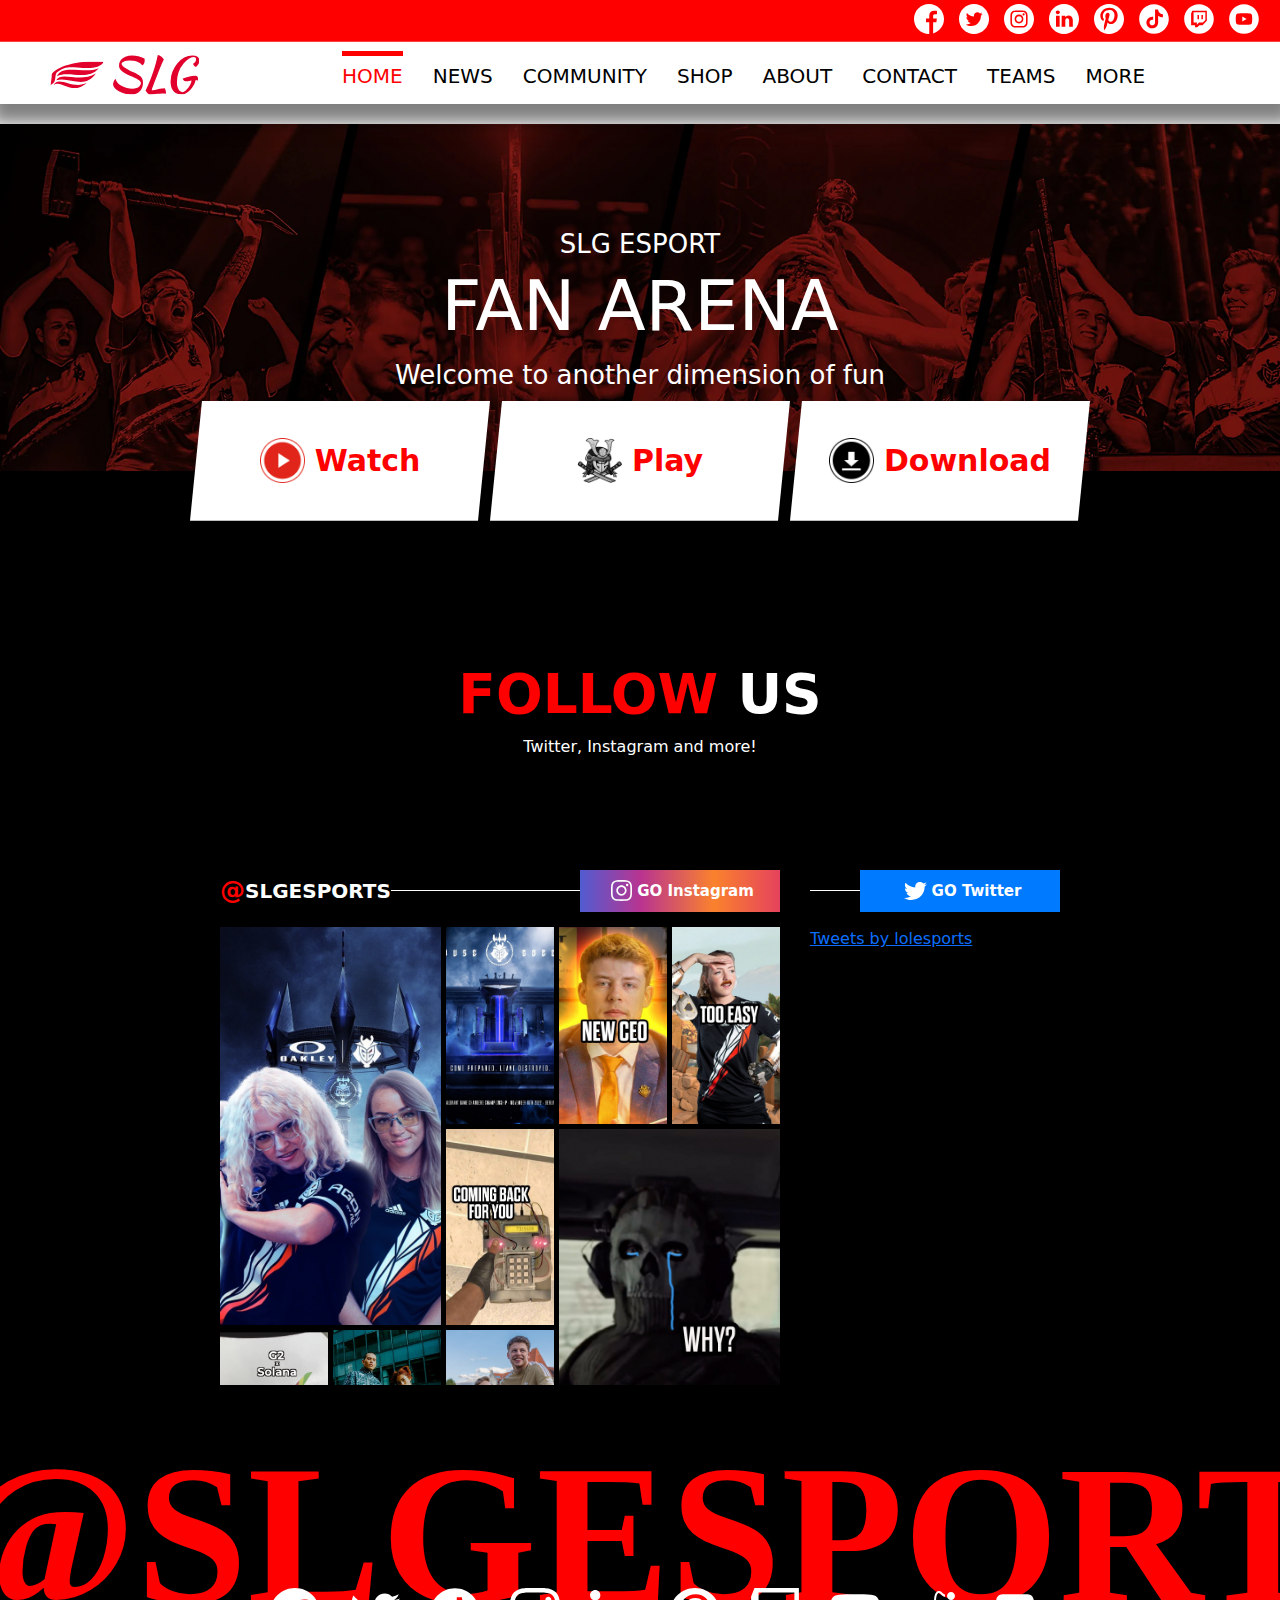
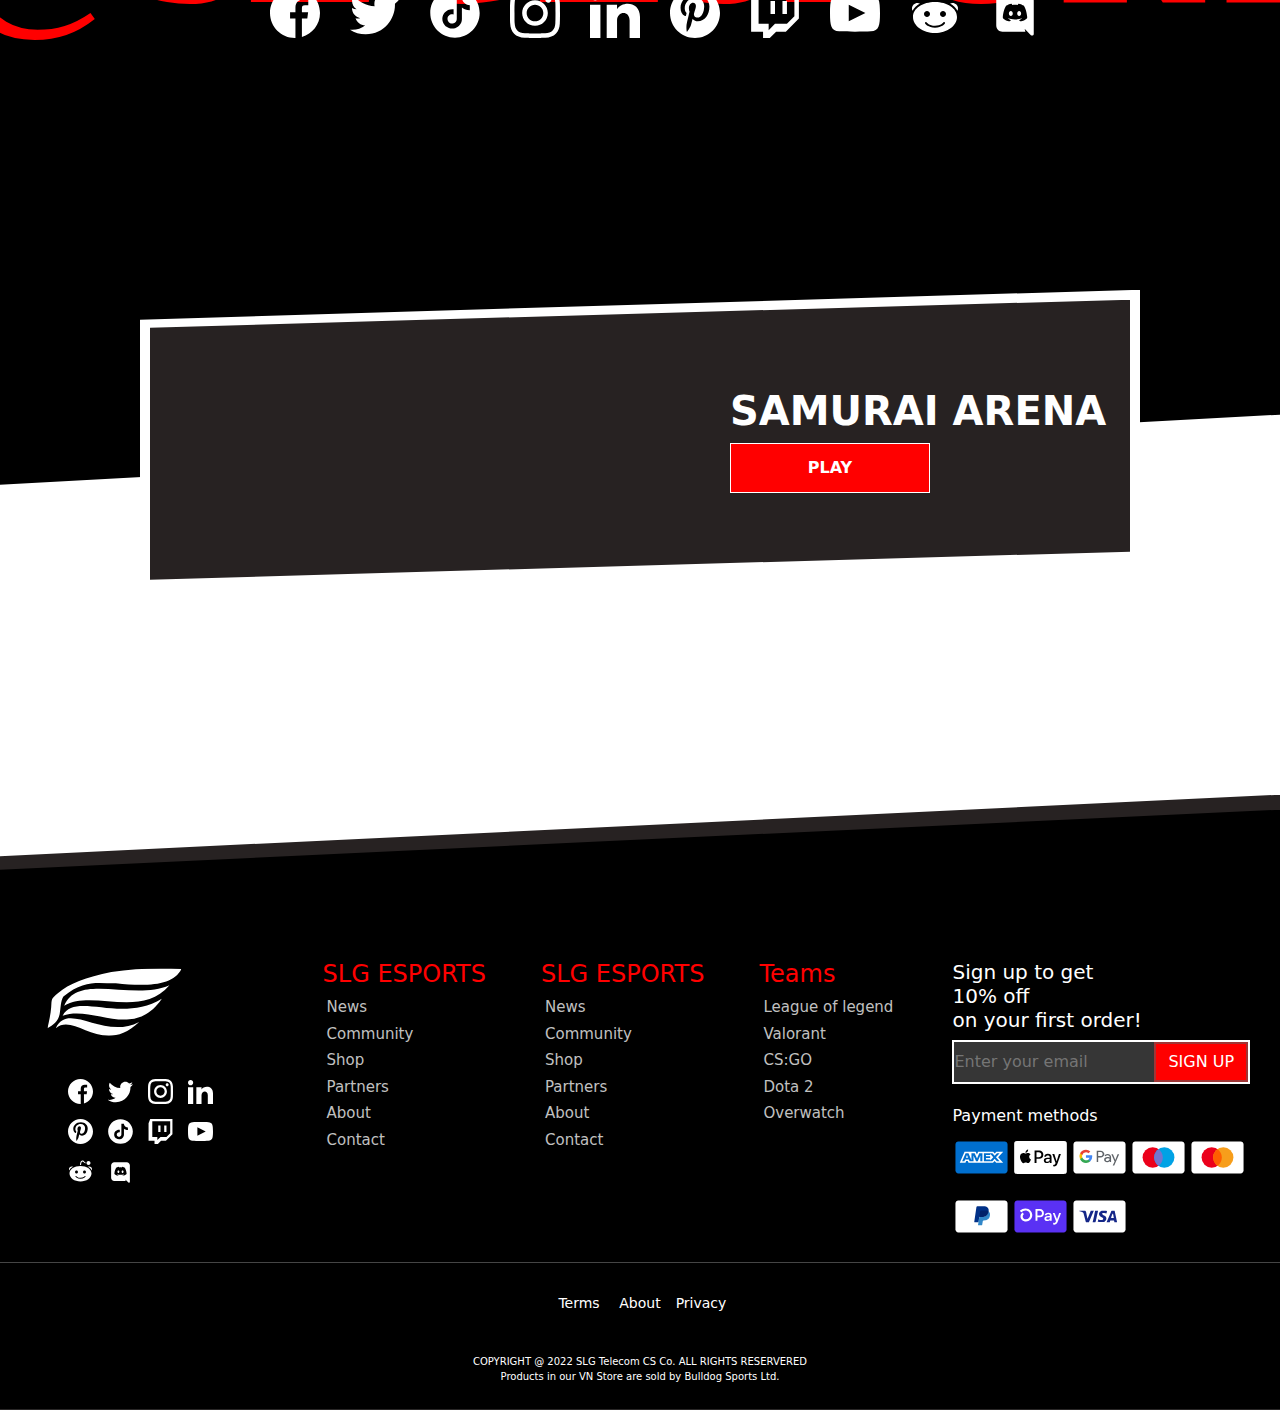
<file: fanarena.html>
<!DOCTYPE html>
<html lang="en">
<head>
    <meta charset="UTF-8">

    <link href="https://fonts.googleapis.com/css2?family=Titillium+Web:ital,wght@0,200;0,300;0,400;0,600;0,700;0,900;1,200;1,300;1,400;1,600;1,700&display=swap" rel="stylesheet">


    <link rel="stylesheet" href="assets/css/glitch.css">
    <link rel="stylesheet" href="assets/css/bootstrap.min.css">
    <link rel="stylesheet" href="assets/css/style.css">
    <link rel="stylesheet" href="aos/aos.css" />
    <link rel="stylesheet" href="assets/css/fanarena.css">
</head>
<body>
    <div class="wrapper">
        <div class="header">
            <div class="header-social">
                <div class="social-icons">
                    <a class="Facebook" title="Facebook" target="_blank">
                        <span>
                            <svg viewBox="0 0 512 512"><path d="m512 256c0-141.4-114.6-256-256-256s-256 114.6-256 256 114.6 256 256 256c1.5 0 3 0 4.5-.1v-199.2h-55v-64.1h55v-47.2c0-54.7 33.4-84.5 82.2-84.5 23.4 0 43.5 1.7 49.3 2.5v57.2h-33.6c-26.5 0-31.7 12.6-31.7 31.1v40.8h63.5l-8.3 64.1h-55.2v189.5c107-30.7 185.3-129.2 185.3-246.1z"></path></svg>
                        </span>
                    </a>
                    <a class="Twitter" title="Twitter" target="_blank">
                        <span>
                            <svg viewBox="0 0 512 512"><path d="m256 0c-141.363281 0-256 114.636719-256 256s114.636719 256 256 256 256-114.636719 256-256-114.636719-256-256-256zm116.886719 199.601562c.113281 2.519532.167969 5.050782.167969 7.59375 0 77.644532-59.101563 167.179688-167.183594 167.183594h.003906-.003906c-33.183594 0-64.0625-9.726562-90.066406-26.394531 4.597656.542969 9.277343.8125 14.015624.8125 27.53125 0 52.867188-9.390625 72.980469-25.152344-25.722656-.476562-47.410156-17.464843-54.894531-40.8125 3.582031.6875 7.265625 1.0625 11.042969 1.0625 5.363281 0 10.558593-.722656 15.496093-2.070312-26.886718-5.382813-47.140624-29.144531-47.140624-57.597657 0-.265624 0-.503906.007812-.75 7.917969 4.402344 16.972656 7.050782 26.613281 7.347657-15.777343-10.527344-26.148437-28.523438-26.148437-48.910157 0-10.765624 2.910156-20.851562 7.957031-29.535156 28.976563 35.554688 72.28125 58.9375 121.117187 61.394532-1.007812-4.304688-1.527343-8.789063-1.527343-13.398438 0-32.4375 26.316406-58.753906 58.765625-58.753906 16.902344 0 32.167968 7.144531 42.890625 18.566406 13.386719-2.640625 25.957031-7.53125 37.3125-14.261719-4.394531 13.714844-13.707031 25.222657-25.839844 32.5 11.886719-1.421875 23.214844-4.574219 33.742187-9.253906-7.863281 11.785156-17.835937 22.136719-29.308593 30.429687zm0 0"></path></svg>
                        </span>
                    </a>
                    <a class="Instagram" title="Instagram" target="_blank">
                        <span>
                            <svg viewBox="0 0 512 512"><path d="m305 256c0 27.0625-21.9375 49-49 49s-49-21.9375-49-49 21.9375-49 49-49 49 21.9375 49 49zm0 0"></path><path d="m370.59375 169.304688c-2.355469-6.382813-6.113281-12.160157-10.996094-16.902344-4.742187-4.882813-10.515625-8.640625-16.902344-10.996094-5.179687-2.011719-12.960937-4.40625-27.292968-5.058594-15.503906-.707031-20.152344-.859375-59.402344-.859375-39.253906 0-43.902344.148438-59.402344.855469-14.332031.65625-22.117187 3.050781-27.292968 5.0625-6.386719 2.355469-12.164063 6.113281-16.902344 10.996094-4.882813 4.742187-8.640625 10.515625-11 16.902344-2.011719 5.179687-4.40625 12.964843-5.058594 27.296874-.707031 15.5-.859375 20.148438-.859375 59.402344 0 39.25.152344 43.898438.859375 59.402344.652344 14.332031 3.046875 22.113281 5.058594 27.292969 2.359375 6.386719 6.113281 12.160156 10.996094 16.902343 4.742187 4.882813 10.515624 8.640626 16.902343 10.996094 5.179688 2.015625 12.964844 4.410156 27.296875 5.0625 15.5.707032 20.144532.855469 59.398438.855469 39.257812 0 43.90625-.148437 59.402344-.855469 14.332031-.652344 22.117187-3.046875 27.296874-5.0625 12.820313-4.945312 22.953126-15.078125 27.898438-27.898437 2.011719-5.179688 4.40625-12.960938 5.0625-27.292969.707031-15.503906.855469-20.152344.855469-59.402344 0-39.253906-.148438-43.902344-.855469-59.402344-.652344-14.332031-3.046875-22.117187-5.0625-27.296874zm-114.59375 162.179687c-41.691406 0-75.488281-33.792969-75.488281-75.484375s33.796875-75.484375 75.488281-75.484375c41.6875 0 75.484375 33.792969 75.484375 75.484375s-33.796875 75.484375-75.484375 75.484375zm78.46875-136.3125c-9.742188 0-17.640625-7.898437-17.640625-17.640625s7.898437-17.640625 17.640625-17.640625 17.640625 7.898437 17.640625 17.640625c-.003906 9.742188-7.898437 17.640625-17.640625 17.640625zm0 0"></path><path d="m256 0c-141.363281 0-256 114.636719-256 256s114.636719 256 256 256 256-114.636719 256-256-114.636719-256-256-256zm146.113281 316.605469c-.710937 15.648437-3.199219 26.332031-6.832031 35.683593-7.636719 19.746094-23.246094 35.355469-42.992188 42.992188-9.347656 3.632812-20.035156 6.117188-35.679687 6.832031-15.675781.714844-20.683594.886719-60.605469.886719-39.925781 0-44.929687-.171875-60.609375-.886719-15.644531-.714843-26.332031-3.199219-35.679687-6.832031-9.8125-3.691406-18.695313-9.476562-26.039063-16.957031-7.476562-7.339844-13.261719-16.226563-16.953125-26.035157-3.632812-9.347656-6.121094-20.035156-6.832031-35.679687-.722656-15.679687-.890625-20.6875-.890625-60.609375s.167969-44.929688.886719-60.605469c.710937-15.648437 3.195312-26.332031 6.828125-35.683593 3.691406-9.808594 9.480468-18.695313 16.960937-26.035157 7.339844-7.480469 16.226563-13.265625 26.035157-16.957031 9.351562-3.632812 20.035156-6.117188 35.683593-6.832031 15.675781-.714844 20.683594-.886719 60.605469-.886719s44.929688.171875 60.605469.890625c15.648437.710937 26.332031 3.195313 35.683593 6.824219 9.808594 3.691406 18.695313 9.480468 26.039063 16.960937 7.476563 7.34375 13.265625 16.226563 16.953125 26.035157 3.636719 9.351562 6.121094 20.035156 6.835938 35.683593.714843 15.675781.882812 20.683594.882812 60.605469s-.167969 44.929688-.886719 60.605469zm0 0"></path></svg>
                        </span>
                    </a>
                    <a class="LinkedIn" title="LinkedIn" target="_blank">
                        <span>
                            <svg viewBox="0 0 512 512"><path d="m256 0c-141.363281 0-256 114.636719-256 256s114.636719 256 256 256 256-114.636719 256-256-114.636719-256-256-256zm-74.390625 387h-62.347656v-187.574219h62.347656zm-31.171875-213.1875h-.40625c-20.921875 0-34.453125-14.402344-34.453125-32.402344 0-18.40625 13.945313-32.410156 35.273437-32.410156 21.328126 0 34.453126 14.003906 34.859376 32.410156 0 18-13.53125 32.402344-35.273438 32.402344zm255.984375 213.1875h-62.339844v-100.347656c0-25.21875-9.027343-42.417969-31.585937-42.417969-17.222656 0-27.480469 11.601563-31.988282 22.800781-1.648437 4.007813-2.050781 9.609375-2.050781 15.214844v104.75h-62.34375s.816407-169.976562 0-187.574219h62.34375v26.558594c8.285157-12.78125 23.109375-30.960937 56.1875-30.960937 41.019531 0 71.777344 26.808593 71.777344 84.421874zm0 0"></path></svg>
                        </span>
                    </a>
                    <a class="Pinterest" title="Pinterest" target="_blank">
                        <span>
                            <svg viewBox="0 0 97.75 97.75" x="0px" y="0px" id="svg-03a7" style="enable-background:new 0 0 97.75 97.75;"><g><path d="M48.875,0C21.883,0,0,21.882,0,48.875S21.883,97.75,48.875,97.75S97.75,75.868,97.75,48.875S75.867,0,48.875,0z    M54.499,65.109c-4.521,0-8.773-2.444-10.229-5.219c0,0-2.432,9.645-2.943,11.506c-1.813,6.58-7.146,13.162-7.561,13.701   c-0.289,0.375-0.928,0.258-0.994-0.24c-0.113-0.838-1.475-9.139,0.127-15.909c0.801-3.4,5.383-22.814,5.383-22.814   s-1.334-2.673-1.334-6.625c0-6.205,3.596-10.837,8.074-10.837c3.807,0,5.645,2.859,5.645,6.286c0,3.828-2.436,9.552-3.693,14.856   c-1.051,4.441,2.225,8.064,6.605,8.064c7.933,0,13.272-10.188,13.272-22.261c0-9.174-6.176-16.044-17.418-16.044   c-12.697,0-20.615,9.471-20.615,20.052c0,3.646,1.078,6.221,2.764,8.21c0.773,0.915,0.883,1.283,0.602,2.333   c-0.203,0.771-0.66,2.625-0.854,3.358c-0.279,1.062-1.137,1.44-2.098,1.049c-5.846-2.387-8.572-8.793-8.572-15.994   c0-11.893,10.029-26.154,29.922-26.154c15.985,0,26.506,11.566,26.506,23.984C77.089,52.839,67.956,65.109,54.499,65.109z"></path></g></svg>
                        </span>
                    </a>
                    <a class="Tiktok" title="Tiktok">
                        <span>
                            <svg viewBox="0 0 256 256" xml:space=preserve xmlns=http://www.w3.org/2000/svg xmlns:xlink=http://www.w3.org/1999/xlink><defs></defs><g style=stroke:none;stroke-width:0;stroke-dasharray:none;stroke-linecap:butt;stroke-linejoin:miter;stroke-miterlimit:10;opacity:1 transform="translate(1.4065934065934016 1.4065934065934016) scale(2.81 2.81)"><path d="M 45 0 C 20.147 0 0 20.147 0 45 c 0 24.853 20.147 45 45 45 s 45 -20.147 45 -45 C 90 20.147 69.853 0 45 0 z M 72.039 33.277 v 6.758 c -3.187 0.001 -6.283 -0.623 -9.203 -1.855 c -1.878 -0.793 -3.627 -1.814 -5.227 -3.048 l 0.048 20.801 c -0.02 4.684 -1.873 9.085 -5.227 12.4 c -2.73 2.698 -6.188 4.414 -9.937 4.97 c -0.881 0.13 -1.777 0.197 -2.684 0.197 c -4.013 0 -7.823 -1.3 -10.939 -3.698 c -0.586 -0.452 -1.147 -0.941 -1.681 -1.468 c -3.635 -3.593 -5.509 -8.462 -5.194 -13.584 c 0.241 -3.899 1.802 -7.618 4.404 -10.532 c 3.443 -3.857 8.26 -5.998 13.41 -5.998 c 0.906 0 1.803 0.068 2.684 0.198 v 2.499 v 6.951 c -0.835 -0.275 -1.727 -0.427 -2.656 -0.427 c -4.705 0 -8.512 3.839 -8.442 8.548 c 0.045 3.013 1.69 5.646 4.118 7.098 c 1.141 0.682 2.453 1.105 3.853 1.182 c 1.097 0.06 2.151 -0.093 3.126 -0.415 c 3.362 -1.111 5.787 -4.268 5.787 -7.992 l 0.011 -13.93 V 16.5 h 9.307 c 0.009 0.922 0.103 1.822 0.276 2.694 c 0.702 3.529 2.692 6.591 5.46 8.678 c 2.414 1.821 5.42 2.9 8.678 2.9 c 0.002 0 0.029 0 0.027 -0.002 V 33.277 z"stroke-linecap=round style=stroke:none;stroke-width:1;stroke-dasharray:none;stroke-linecap:butt;stroke-linejoin:miter;stroke-miterlimit:10;opacity:1 transform=" matrix(1 0 0 1 0 0) "/></g></svg>
                        </span>
                    </a>
                    <a class="Twitch" title="Twitch">
                        <span>
                            <svg height=256 version=1.1 viewBox="0 0 256 256"width=256 xml:space=preserve xmlns=http://www.w3.org/2000/svg xmlns:xlink=http://www.w3.org/1999/xlink><defs></defs><g style=stroke:none;stroke-width:0;stroke-dasharray:none;stroke-linecap:butt;stroke-linejoin:miter;stroke-miterlimit:10;opacity:1 transform="translate(1.4065934065934016 1.4065934065934016) scale(2.81 2.81)"><path d="M 38.657 62.164 L 45 55.821 h 11.94 l 7.463 -7.463 V 24.478 H 28.582 v 31.343 h 10.075 V 62.164 z M 52.463 33.06 h 4.478 v 13.046 h -4.478 V 33.06 z M 40.522 33.06 H 45 v 13.046 h -4.478 V 33.06 z"stroke-linecap=round style=stroke:none;stroke-width:1;stroke-dasharray:none;stroke-linecap:butt;stroke-linejoin:miter;stroke-miterlimit:10;opacity:1 transform=" matrix(1 0 0 1 0 0) "/><path d="M 45 0 C 20.147 0 0 20.147 0 45 c 0 24.853 20.147 45 45 45 s 45 -20.147 45 -45 C 90 20.147 69.853 0 45 0 z M 68.881 50.597 l -13.06 13.06 h -9.702 L 39.776 70 H 33.06 v -6.343 h -11.94 V 28.582 L 24.478 20 h 44.403 V 50.597 z"stroke-linecap=round style=stroke:none;stroke-width:1;stroke-dasharray:none;stroke-linecap:butt;stroke-linejoin:miter;stroke-miterlimit:10;opacity:1 transform=" matrix(1 0 0 1 0 0) "/></g></svg>
                        </span>
                    </a>
                    <a class="Youtube" title="Youtube">
                        <span>
                            <svg height=256 version=1.1 viewBox="0 0 256 256"width=256 xml:space=preserve xmlns=http://www.w3.org/2000/svg xmlns:xlink=http://www.w3.org/1999/xlink><defs></defs><g style=stroke:none;stroke-width:0;stroke-dasharray:none;stroke-linecap:butt;stroke-linejoin:miter;stroke-miterlimit:10;opacity:1 transform="translate(1.4065934065934016 1.4065934065934016) scale(2.81 2.81)"><polygon points="40,52.5 52.99,45 40,37.5 "style=stroke:none;stroke-width:1;stroke-dasharray:none;stroke-linecap:butt;stroke-linejoin:miter;stroke-miterlimit:10;opacity:1 transform=" matrix(1 0 0 1 0 0) "/><path d="M 45 0 C 20.147 0 0 20.147 0 45 c 0 24.853 20.147 45 45 45 c 24.853 0 45 -20.147 45 -45 C 90 20.147 69.853 0 45 0 z M 68.955 57.035 c -0.575 2.151 -2.269 3.845 -4.421 4.42 C 60.635 62.5 45 62.5 45 62.5 s -15.635 0 -19.535 -1.045 c -2.151 -0.575 -3.846 -2.269 -4.421 -4.42 C 20 53.135 20 45 20 45 s 0 -8.135 1.045 -12.035 c 0.575 -2.151 2.269 -3.846 4.421 -4.421 C 29.365 27.5 45 27.5 45 27.5 s 15.635 0 19.535 1.045 c 2.151 0.575 3.846 2.269 4.421 4.421 C 70 36.865 70 45 70 45 S 70 53.135 68.955 57.035 z"stroke-linecap=round style=stroke:none;stroke-width:1;stroke-dasharray:none;stroke-linecap:butt;stroke-linejoin:miter;stroke-miterlimit:10;opacity:1 transform=" matrix(1 0 0 1 0 0) "/></g></svg>
                        </span>
                    </a>
                </div>
            </div>
            <div class="header-nav-bar">
                <div class="nav-bar">
                    <div class="logo-nav">
                        <a href="">
                            <svg xmlns="http://www.w3.org/2000/svg" version="1.1" xmlns:xlink="http://www.w3.org/1999/xlink" xmlns:svgjs="http://svgjs.dev/svgjs" width="1000" height="267" viewBox="0 0 1000 267"><g transform="matrix(1,0,0,1,-0.6060363361179952,-0.4530005063749343)"><svg viewBox="0 0 396 106" data-background-color="#ffffff" preserveAspectRatio="xMidYMid meet" height="267" width="1000" xmlns="http://www.w3.org/2000/svg" xmlns:xlink="http://www.w3.org/1999/xlink"><defs></defs><g id="tight-bounds" transform="matrix(1,0,0,1,0.24000961089737416,0.17984289766195616)"><svg viewBox="0 0 395.5199999999999 105.6403142046761" height="105.6403142046761" width="395.5199999999999"><g><svg viewBox="0 0 683.0184479325376 182.42891243725597" height="105.6403142046761" width="395.5199999999999"><g transform="matrix(1,0,0,1,287.4984479325376,0)"><svg viewBox="0 0 395.52 182.42891243725597" height="182.42891243725597" width="395.52"><g><svg viewBox="0 0 395.52 182.42891243725597" height="182.42891243725597" width="395.52"><g><svg viewBox="0 0 395.52 182.42891243725597" height="182.42891243725597" width="395.52"><g transform="matrix(1,0,0,1,0,0)"><svg width="395.52" viewBox="5.05 -37.3 89.65 41.349999999999994" height="182.42891243725597" data-palette-color="#e2012d"><path d="M37.65-33.7L37.65-33.7Q37.8-32.85 37.88-32.52 37.95-32.2 37.95-31.65L37.95-31.65Q37.95-30 37.23-28.58 36.5-27.15 35.25-26.55L35.25-26.55Q34.25-27.9 32.8-28.88 31.35-29.85 29.63-30.48 27.9-31.1 26.05-31.4 24.2-31.7 22.45-31.7L22.45-31.7Q20.7-31.7 19.18-31.43 17.65-31.15 16.48-30.68 15.3-30.2 14.63-29.5 13.95-28.8 13.95-27.9L13.95-27.9Q14.1-26.8 15.3-25.68 16.5-24.55 18.25-23.48 20-22.4 22.13-21.35 24.25-20.3 26.3-19.35L26.3-19.35Q28.85-18.15 30.7-17.13 32.55-16.1 33.75-14.88 34.95-13.65 35.55-12.1 36.15-10.55 36.15-8.35L36.15-8.35Q36.15-5.8 35.3-3.58 34.45-1.35 32.83 0.3 31.2 1.95 28.9 2.88 26.6 3.8 23.75 3.8L23.75 3.8Q20.95 3.8 17.7 2.95 14.45 2.1 11.63 0.63 8.8-0.85 6.93-2.78 5.05-4.7 5.05-6.85L5.05-6.85Q5.05-7.85 5.63-9.4 6.2-10.95 7.7-12.65L7.7-12.65Q7.85-11.15 9.33-9.1 10.8-7.05 13.75-5.3L13.75-5.3Q16.5-3.7 19.43-2.98 22.35-2.25 24.9-2.25L24.9-2.25Q27.7-2.25 29.45-2.95 31.2-3.65 32.2-4.63 33.2-5.6 33.6-6.6 34-7.6 34.05-8.2L34.05-8.2Q34-9.2 33.13-10.13 32.25-11.05 30.78-11.93 29.3-12.8 27.35-13.7 25.4-14.6 23.3-15.5L23.3-15.5Q20.15-16.9 17.88-18.13 15.6-19.35 14.13-20.63 12.65-21.9 11.98-23.3 11.3-24.7 11.3-26.5L11.3-26.5Q11.3-29.3 13-31.8 14.7-34.3 17.9-35.6L17.9-35.6Q19.5-36.3 21.33-36.6 23.15-36.9 24.9-36.9L24.9-36.9Q28.2-36.9 31.35-36 34.5-35.1 37.65-33.7ZM58.75-2.85L58.75-2.85Q60-0.7 60 1.3L60 1.3Q60 1.75 59.92 2.13 59.85 2.5 59.75 2.9L59.75 2.9Q58.9 2.8 57.97 2.75 57.05 2.7 56.05 2.7L56.05 2.7Q54.85 2.7 53.62 2.78 52.4 2.85 50.9 3 49.4 3.15 47.55 3.4 45.7 3.65 43.25 4.05L43.25 4.05Q42.1 3.65 40.95 2.48 39.8 1.3 38.8-0.35L38.8-0.35Q39.3-1.45 40.05-3.08 40.8-4.7 41.8-7.03 42.8-9.35 44.02-12.48 45.25-15.6 46.65-19.7L46.65-19.7Q47.55-22.4 48.2-24.45 48.85-26.5 49.37-28.43 49.9-30.35 50.4-32.45 50.9-34.55 51.5-37.3L51.5-37.3Q53.5-36.9 54.97-35.83 56.45-34.75 57.8-32.75L57.8-32.75Q57.4-32.1 56.75-30.65 56.1-29.2 55.22-27.13 54.35-25.05 53.3-22.43 52.25-19.8 51.1-16.8L51.1-16.8Q50-13.85 48.95-11.25 47.9-8.65 47.07-6.55 46.25-4.45 45.75-2.95 45.25-1.45 45.25-0.7L45.25-0.7Q46.05-0.75 46.7-0.8 47.35-0.85 48.05-0.98 48.75-1.1 49.57-1.28 50.4-1.45 51.55-1.75L51.55-1.75Q52.55-2 53.4-2.18 54.25-2.35 55.07-2.48 55.9-2.6 56.77-2.68 57.65-2.75 58.75-2.85ZM90.45-15.9L90.45-15.9Q91.75-15.9 92.5-15 93.25-14.1 93.25-12.5L93.25-12.5Q93.25-12.1 93.2-11.68 93.15-11.25 93.05-10.95L93.05-10.95Q92-11.2 90.75-11.25L90.75-11.25Q90.45-9.05 89.15-6.63 87.85-4.2 86-2.08 84.15 0.05 81.95 1.65 79.75 3.25 77.6 3.8L77.6 3.8Q70.9 3.65 67.82 0.33 64.75-3 64.75-10.05L64.75-10.05Q64.75-15.2 66.65-20.03 68.55-24.85 71.7-28.6 74.85-32.35 78.92-34.63 83-36.9 87.4-36.9L87.4-36.9Q90.84-36.9 92.77-35.45 94.7-34 94.7-31.35L94.7-31.35Q94.7-29.6 93.87-28.1 93.05-26.6 91.15-24.85L91.15-24.85Q90-25.2 89.15-26.08 88.3-26.95 88.1-28.1L88.1-28.1Q89.8-29.35 90.5-30.4 91.2-31.45 91.2-32.9L91.2-32.9Q91.2-35.2 88.45-35.2L88.45-35.2Q86.2-35.2 83.62-33.52 81.05-31.85 78.45-28.7L78.45-28.7Q74.75-24.25 73.05-19.53 71.35-14.8 71.35-8.9L71.35-8.9Q71.35-6.7 71.8-4.9 72.25-3.1 73-1.75 73.75-0.4 74.77 0.4 75.8 1.2 77 1.3L77 1.3Q78.6 0.95 80.2-0.33 81.8-1.6 83.12-3.33 84.45-5.05 85.37-7.03 86.3-9 86.5-10.8L86.5-10.8Q85.1-10.5 83.82-10.23 82.55-9.95 81.4-9.95L81.4-9.95Q79.9-9.95 78.77-10.7 77.65-11.45 77.25-12.75L77.25-12.75Q78.15-13.25 79.87-13.8 81.6-14.35 83.55-14.83 85.5-15.3 87.37-15.6 89.25-15.9 90.45-15.9Z" opacity="1" transform="matrix(1,0,0,1,0,0)" fill="#e2012d" class="undefined-text-0" data-fill-palette-color="primary" id="text-0"></path></svg></g></svg></g></svg></g></svg></g><g transform="matrix(1,0,0,1,0,29.95555648593961)"><svg viewBox="0 0 244.43135999999998 122.51779946537675" height="122.51779946537675" width="244.43135999999998"><g><svg xmlns="http://www.w3.org/2000/svg" xmlns:xlink="http://www.w3.org/1999/xlink" xml:space="preserve" style="shape-rendering:geometricPrecision;text-rendering:geometricPrecision;image-rendering:optimizeQuality;" viewBox="0.0000020000000000575113 0.0000027841116459863258 14.727499 7.381952827609914" x="0" y="0" fill-rule="evenodd" clip-rule="evenodd" width="244.43135999999998" height="122.51779946537675" class="icon-icon-0" data-fill-palette-color="accent" id="icon-0"><g fill="#e2012d" data-fill-palette-color="accent"><path class="" d="M1.757 3.091c-0.313 0.444-0.296 1.331-0.417 1.95-0.153 0.784-0.711 1.203-1.34 1.534 0.188-0.771 0.348-1.542 0.412-2.313 0.078-0.953-0.06-0.891 0.767-1.575 1.159-0.961 3.04-1.741 5.848-2.29 2.456-0.406 5.049-0.453 7.701-0.351-0.89 1.809-3.733 1.961-7.203 1.581-1.811 0.02-3.495-0.488-5.768 1.464z m8.33 2.781c-3.895 2.038-7.803-2.284-9.165 0.688 2.104-1.831 5.079 3.183 9.165-0.688z m2.489-2.547c-4.49 2.72-9.502-0.792-10.907 1.859 3.412-1.235 7.765 2.753 10.907-1.859z m0.834-1.478c-3.944 1.761-10.043-1.402-11.565 2.239 3.106-1.808 8.446 1.438 11.565-2.239z" fill="#e2012d" data-fill-palette-color="accent"></path></g></svg></g></svg></g></svg></g></svg><rect width="395.5199999999999" height="105.6403142046761" fill="none" stroke="none" visibility="hidden"></rect></g></svg></g></svg>
                        </a>
                    </div>
                    <div class="nav-container">
                        <div class="nav">
                            <li><a class="home-nav" style="color:red" href="index.html">HOME</a></li>
                            <li><a class="nohome-nav" href="">NEWS</a></li>
                            <li><a class="nohome-nav" href="fanarena.html">COMMUNITY</a></li>
                            <li><a class="nohome-nav" href="">SHOP</a></li>
                            <li><a class="nohome-nav" href="about.html">ABOUT</a></li>
                            <li><a class="nohome-nav" href="">CONTACT</a></li>
                            <li><a class="nohome-nav" href="teams.html">TEAMS</a></li>
                            <li>
                                <a class="nohome-nav" href="">MORE</a>
                            </li>
                        </div>
                    </div>
                </div>
            </div>
        </div>

        <div class="background-top">
            <img class="bg" src="assets/img/bg/fanarenapage.webp" alt="">
            <div class="heading">
                <span>SLG ESPORT</span>
                <h2>FAN ARENA</h2>
                <span>Welcome to another dimension of fun</span>
            </div>

            <div class="nav-fanarena">
                <a class="">
                    <img src="assets/img/icon/watch.png" alt="">
                    Watch</a>
                <a class="">
                    <img src="assets/img/icon/samurai.avif" alt="">
                    Play</a>
                <a class="">
                    <img src="assets/img/icon/download_98x.webp" alt="">
                    Download</a>
                
            </div>
        </div>

        <div class="heading-follow-us">
            <h1><span style="color: red;">FOLLOW</span> US</h1>
            <p>Twitter, Instagram and more!</p>
        </div>

        <div class="news-feed">
            <div class="grand-parent">
                <div class="instagram gp-div1">
                    <div class="social-linkbar">
                        <span><strong>@</strong>  slgesports</span>
                        <div class="social-linkbar-border"></div>
                        <div class="social-linkbar-link">

                          <a>
                            <span class="social-linkbar-icon">
                                <svg fill=none height=21 viewBox="0 0 21 21"width=21 xmlns=http://www.w3.org/2000/svg><path d="M10.7071 21C10.6376 21 10.568 21 10.498 20.9997C8.85189 21.0037 7.33089 20.9619 5.85168 20.8718C4.49557 20.7893 3.25767 20.3207 2.27166 19.5167C1.32022 18.7409 0.67055 17.692 0.340648 16.3993C0.0535275 15.274 0.0383101 14.1693 0.023708 13.1008C0.0131255 12.3342 0.00225595 11.4257 0 10.5019C0.00225595 9.57424 0.0131255 8.66578 0.023708 7.89916C0.0383101 6.83082 0.0535275 5.72614 0.340648 4.60059C0.67055 3.30794 1.32026 2.259 2.27166 1.48323C3.25767 0.679238 4.49557 0.210633 5.85185 0.128109C7.33101 0.0382437 8.85234 -0.00375638 10.502 0.000263159C12.1486 -0.0032642 13.6692 0.0382437 15.1483 0.128109C16.5045 0.210633 17.7424 0.679279 18.7284 1.48327C19.6799 2.259 20.3295 3.30794 20.6594 4.60059C20.9465 5.72594 20.9617 6.83082 20.9763 7.89916C20.9869 8.66578 20.9979 9.57424 21 10.498V10.5019C20.9979 11.4257 20.9869 12.3342 20.9763 13.1008C20.9617 14.1691 20.9467 15.2738 20.6594 16.3993C20.3295 17.692 19.6799 18.7409 18.7284 19.5167C17.7423 20.3207 16.5044 20.7893 15.1483 20.8718C13.7318 20.958 12.2767 21 10.7071 21ZM10.498 19.359C12.1173 19.3629 13.6042 19.322 15.0487 19.2342C16.0741 19.1719 16.9632 18.8391 17.6916 18.2452C18.3648 17.6961 18.8285 16.9386 19.0696 15.9937C19.3087 15.0569 19.3225 14.051 19.3358 13.0783C19.3462 12.3168 19.3571 11.4148 19.3593 10.5C19.3571 9.58495 19.3462 8.68309 19.3358 7.92159C19.3225 6.94891 19.3087 5.94304 19.0696 5.00611C18.8285 4.06111 18.3648 3.30363 17.6916 2.75455C16.9632 2.16081 16.0741 1.82801 15.0487 1.76566C13.6043 1.67773 12.1174 1.6372 10.5018 1.64073C8.88277 1.63687 7.39577 1.67773 5.95135 1.7657C4.92592 1.82805 4.03683 2.16081 3.30845 2.75459C2.63519 3.30363 2.17149 4.06115 1.93035 5.00611C1.6913 5.94304 1.67752 6.94874 1.66423 7.92159C1.65381 8.68375 1.6429 9.58626 1.64069 10.5019C1.64295 11.4135 1.65381 12.3162 1.66423 13.0783C1.67752 14.051 1.6913 15.0569 1.93035 15.9937C2.17153 16.9387 2.63519 17.6961 3.30845 18.2452C4.03683 18.839 4.92592 19.1718 5.95135 19.2341C7.39577 19.322 8.8831 19.3631 10.498 19.359ZM10.4589 15.6269C7.63191 15.6269 5.33175 13.327 5.33175 10.5C5.33175 7.67292 7.63191 5.373 10.4589 5.373C13.2861 5.373 15.5861 7.67292 15.5861 10.5C15.5861 13.327 13.2861 15.6269 10.4589 15.6269ZM10.4589 7.01363C8.53655 7.01363 6.97244 8.57768 6.97244 10.5C6.97244 12.4223 8.53655 13.9863 10.4589 13.9863C12.3814 13.9863 13.9454 12.4223 13.9454 10.5C13.9454 8.57768 12.3814 7.01363 10.4589 7.01363ZM16.1603 3.73237C15.4808 3.73237 14.9298 4.28321 14.9298 4.96284C14.9298 5.64247 15.4808 6.19331 16.1603 6.19331C16.84 6.19331 17.3908 5.64247 17.3908 4.96284C17.3908 4.28321 16.84 3.73237 16.1603 3.73237Z"fill=white></path></svg>           
                            </span>
                            <span>GO Instagram</span>
                          </a>
                        </div> 
                    </div>

                    <div class="parent">
                        <div class="div div1 bg-img" style="background-image: url(assets/img/fanarena/1.jpg);">
                            <div class="twitter-icon" ></div>
                        </div>
                        <div class="div div2 bg-img" style="background-image: url(assets/img/fanarena/2.jpg);">
                            <div class="twitter-icon" ></div>
                        </div>
                        <div class="div div3 bg-img" style="background-image: url(assets/img/fanarena/3.jpg);">
                            <div class="twitter-icon" ></div>
                        </div>
                        <div class="div div4 bg-img" style="background-image: url(assets/img/fanarena/a.jfif);">
                            <div class="twitter-icon" ></div>
                        </div>
                        <div class="div div5 bg-img" style="background-image: url(assets/img/fanarena/b.jfif);">
                            <div class="twitter-icon" ></div>
                        </div>
                        <div class="div div6 bg-img" style="background-image: url(assets/img/fanarena/r.jpg);">
                            <div class="twitter-icon" ></div>
                        </div>
                        <div class="div div7 bg-img" style="background-image: url(assets/img/fanarena/4.jpg);">
                            <div class="twitter-icon" ></div>
                        </div>
                        <div class="div div8 bg-img" style="background-image: url(assets/img/fanarena/n.jpg);">
                            <div class="twitter-icon" ></div>
                        </div>
                        <div class="div div9 bg-img" style="background-image: url(assets/img/fanarena/m.jpg);">
                            <div class="twitter-icon" ></div>
                        </div>
                    </div>
                </div>
                
    
                <div class="twitter-feed gp-div2">
                    <div class="social-linkbar">
                        <div class="social-linkbar-border-twitter"></div>
                        
                        <div class="social-linkbar-link twitter">
                          <a>
                            <span class="social-linkbar-icon">
                              <svg width="23" height="18" viewBox="0 0 23 18" fill="none" xmlns="http://www.w3.org/2000/svg">
                                <path d="M23 2.13092C22.1447 2.49231 21.2333 2.73185 20.2831 2.84815C21.2606 2.286 22.0067 1.40262 22.3574 0.337846C21.4461 0.861231 20.4398 1.23092 19.3674 1.43723C18.5021 0.549693 17.2687 0 15.9232 0C13.3127 0 11.2111 2.04092 11.2111 4.54292C11.2111 4.90292 11.2427 5.24908 11.3203 5.57862C7.40025 5.39446 3.93156 3.58477 1.60137 0.828C1.19456 1.50785 0.955938 2.286 0.955938 3.12369C0.955938 4.69662 1.79688 6.09092 3.05037 6.89815C2.29281 6.88431 1.54962 6.67246 0.92 6.33877V6.38862C0.92 8.59569 2.55444 10.4289 4.69775 10.8512C4.31394 10.9523 3.89562 11.0008 3.4615 11.0008C3.15963 11.0008 2.85487 10.9842 2.56881 10.9232C3.17975 12.7218 4.91338 14.0442 6.97475 14.0871C5.3705 15.2958 3.33356 16.0242 1.12844 16.0242C0.74175 16.0242 0.370875 16.0075 0 15.9618C2.08869 17.2592 4.56406 18 7.2335 18C15.9102 18 20.654 11.0769 20.654 5.076C20.654 4.87523 20.6468 4.68139 20.6367 4.48892C21.5726 3.84923 22.3589 3.05031 23 2.13092Z" fill="white"></path>
                                </svg>                  
                            </span>
                            <span>GO Twitter</span>
                          </a>
                        </div> 
                    </div>


                    <a class="twitter-timeline" data-width="600" data-height="600" href="https://twitter.com/lolesports?ref_src=twsrc%5Etfw">Tweets by lolesports</a> <script async src="https://platform.twitter.com/widgets.js" charset="utf-8"></script>
                </div>
            </div>
        </div>
        
        <div class="follow-us-container">
            <div class="divcontain">
                <div class="heading3">@slgesport</div>
                <div class="social-icons">
                    <a class="Facebook" title="Facebook" target="_blank">
                        <span>
                            <svg viewBox="0 0 512 512"><path d="m512 256c0-141.4-114.6-256-256-256s-256 114.6-256 256 114.6 256 256 256c1.5 0 3 0 4.5-.1v-199.2h-55v-64.1h55v-47.2c0-54.7 33.4-84.5 82.2-84.5 23.4 0 43.5 1.7 49.3 2.5v57.2h-33.6c-26.5 0-31.7 12.6-31.7 31.1v40.8h63.5l-8.3 64.1h-55.2v189.5c107-30.7 185.3-129.2 185.3-246.1z"></path></svg>
                        </span>
                    </a>
                    <a class="Twitter" title="Twitter" target="_blank">
                        <span>
                            <svg height=50 viewBox="0 0 50 50"width=50 x=0px xmlns=http://www.w3.org/2000/svg y=0px><path d="M 50.0625 10.4375 C 48.214844 11.257813 46.234375 11.808594 44.152344 12.058594 C 46.277344 10.785156 47.910156 8.769531 48.675781 6.371094 C 46.691406 7.546875 44.484375 8.402344 42.144531 8.863281 C 40.269531 6.863281 37.597656 5.617188 34.640625 5.617188 C 28.960938 5.617188 24.355469 10.21875 24.355469 15.898438 C 24.355469 16.703125 24.449219 17.488281 24.625 18.242188 C 16.078125 17.8125 8.503906 13.71875 3.429688 7.496094 C 2.542969 9.019531 2.039063 10.785156 2.039063 12.667969 C 2.039063 16.234375 3.851563 19.382813 6.613281 21.230469 C 4.925781 21.175781 3.339844 20.710938 1.953125 19.941406 C 1.953125 19.984375 1.953125 20.027344 1.953125 20.070313 C 1.953125 25.054688 5.5 29.207031 10.199219 30.15625 C 9.339844 30.390625 8.429688 30.515625 7.492188 30.515625 C 6.828125 30.515625 6.183594 30.453125 5.554688 30.328125 C 6.867188 34.410156 10.664063 37.390625 15.160156 37.472656 C 11.644531 40.230469 7.210938 41.871094 2.390625 41.871094 C 1.558594 41.871094 0.742188 41.824219 -0.0585938 41.726563 C 4.488281 44.648438 9.894531 46.347656 15.703125 46.347656 C 34.617188 46.347656 44.960938 30.679688 44.960938 17.09375 C 44.960938 16.648438 44.949219 16.199219 44.933594 15.761719 C 46.941406 14.3125 48.683594 12.5 50.0625 10.4375 Z"></path></svg>
                        </span>
                    </a>
                    <a class="Tiktok" title="Tiktok">
                        <span>
                            <svg viewBox="0 0 256 256" xml:space=preserve xmlns=http://www.w3.org/2000/svg xmlns:xlink=http://www.w3.org/1999/xlink><defs></defs><g style=stroke:none;stroke-width:0;stroke-dasharray:none;stroke-linecap:butt;stroke-linejoin:miter;stroke-miterlimit:10;opacity:1 transform="translate(1.4065934065934016 1.4065934065934016) scale(2.81 2.81)"><path d="M 45 0 C 20.147 0 0 20.147 0 45 c 0 24.853 20.147 45 45 45 s 45 -20.147 45 -45 C 90 20.147 69.853 0 45 0 z M 72.039 33.277 v 6.758 c -3.187 0.001 -6.283 -0.623 -9.203 -1.855 c -1.878 -0.793 -3.627 -1.814 -5.227 -3.048 l 0.048 20.801 c -0.02 4.684 -1.873 9.085 -5.227 12.4 c -2.73 2.698 -6.188 4.414 -9.937 4.97 c -0.881 0.13 -1.777 0.197 -2.684 0.197 c -4.013 0 -7.823 -1.3 -10.939 -3.698 c -0.586 -0.452 -1.147 -0.941 -1.681 -1.468 c -3.635 -3.593 -5.509 -8.462 -5.194 -13.584 c 0.241 -3.899 1.802 -7.618 4.404 -10.532 c 3.443 -3.857 8.26 -5.998 13.41 -5.998 c 0.906 0 1.803 0.068 2.684 0.198 v 2.499 v 6.951 c -0.835 -0.275 -1.727 -0.427 -2.656 -0.427 c -4.705 0 -8.512 3.839 -8.442 8.548 c 0.045 3.013 1.69 5.646 4.118 7.098 c 1.141 0.682 2.453 1.105 3.853 1.182 c 1.097 0.06 2.151 -0.093 3.126 -0.415 c 3.362 -1.111 5.787 -4.268 5.787 -7.992 l 0.011 -13.93 V 16.5 h 9.307 c 0.009 0.922 0.103 1.822 0.276 2.694 c 0.702 3.529 2.692 6.591 5.46 8.678 c 2.414 1.821 5.42 2.9 8.678 2.9 c 0.002 0 0.029 0 0.027 -0.002 V 33.277 z"stroke-linecap=round style=stroke:none;stroke-width:1;stroke-dasharray:none;stroke-linecap:butt;stroke-linejoin:miter;stroke-miterlimit:10;opacity:1 transform=" matrix(1 0 0 1 0 0) "/></g></svg>
                        </span>
                    </a>
                    <a class="Instagram" title="Instagram" target="_blank">
                        <span>
                            <svg xmlns="http://www.w3.org/2000/svg" width="24" height="24" viewBox="0 0 24 24"><path d="M12 2.163c3.204 0 3.584.012 4.85.07 3.252.148 4.771 1.691 4.919 4.919.058 1.265.069 1.645.069 4.849 0 3.205-.012 3.584-.069 4.849-.149 3.225-1.664 4.771-4.919 4.919-1.266.058-1.644.07-4.85.07-3.204 0-3.584-.012-4.849-.07-3.26-.149-4.771-1.699-4.919-4.92-.058-1.265-.07-1.644-.07-4.849 0-3.204.013-3.583.07-4.849.149-3.227 1.664-4.771 4.919-4.919 1.266-.057 1.645-.069 4.849-.069zm0-2.163c-3.259 0-3.667.014-4.947.072-4.358.2-6.78 2.618-6.98 6.98-.059 1.281-.073 1.689-.073 4.948 0 3.259.014 3.668.072 4.948.2 4.358 2.618 6.78 6.98 6.98 1.281.058 1.689.072 4.948.072 3.259 0 3.668-.014 4.948-.072 4.354-.2 6.782-2.618 6.979-6.98.059-1.28.073-1.689.073-4.948 0-3.259-.014-3.667-.072-4.947-.196-4.354-2.617-6.78-6.979-6.98-1.281-.059-1.69-.073-4.949-.073zm0 5.838c-3.403 0-6.162 2.759-6.162 6.162s2.759 6.163 6.162 6.163 6.162-2.759 6.162-6.163c0-3.403-2.759-6.162-6.162-6.162zm0 10.162c-2.209 0-4-1.79-4-4 0-2.209 1.791-4 4-4s4 1.791 4 4c0 2.21-1.791 4-4 4zm6.406-11.845c-.796 0-1.441.645-1.441 1.44s.645 1.44 1.441 1.44c.795 0 1.439-.645 1.439-1.44s-.644-1.44-1.439-1.44z"/></svg>
                        </span>
                    </a>
                    <a class="LinkedIn" title="LinkedIn" target="_blank">
                        <span>
                            <svg xmlns="http://www.w3.org/2000/svg" width="24" height="24" viewBox="0 0 24 24"><path d="M4.98 3.5c0 1.381-1.11 2.5-2.48 2.5s-2.48-1.119-2.48-2.5c0-1.38 1.11-2.5 2.48-2.5s2.48 1.12 2.48 2.5zm.02 4.5h-5v16h5v-16zm7.982 0h-4.968v16h4.969v-8.399c0-4.67 6.029-5.052 6.029 0v8.399h4.988v-10.131c0-7.88-8.922-7.593-11.018-3.714v-2.155z"/></svg>
                        </span>
                    </a>
                    <a class="Pinterest" title="Pinterest" target="_blank">
                        <span>
                            <svg viewBox="0 0 97.75 97.75" x="0px" y="0px" id="svg-03a7" style="enable-background:new 0 0 97.75 97.75;"><g><path d="M48.875,0C21.883,0,0,21.882,0,48.875S21.883,97.75,48.875,97.75S97.75,75.868,97.75,48.875S75.867,0,48.875,0z    M54.499,65.109c-4.521,0-8.773-2.444-10.229-5.219c0,0-2.432,9.645-2.943,11.506c-1.813,6.58-7.146,13.162-7.561,13.701   c-0.289,0.375-0.928,0.258-0.994-0.24c-0.113-0.838-1.475-9.139,0.127-15.909c0.801-3.4,5.383-22.814,5.383-22.814   s-1.334-2.673-1.334-6.625c0-6.205,3.596-10.837,8.074-10.837c3.807,0,5.645,2.859,5.645,6.286c0,3.828-2.436,9.552-3.693,14.856   c-1.051,4.441,2.225,8.064,6.605,8.064c7.933,0,13.272-10.188,13.272-22.261c0-9.174-6.176-16.044-17.418-16.044   c-12.697,0-20.615,9.471-20.615,20.052c0,3.646,1.078,6.221,2.764,8.21c0.773,0.915,0.883,1.283,0.602,2.333   c-0.203,0.771-0.66,2.625-0.854,3.358c-0.279,1.062-1.137,1.44-2.098,1.049c-5.846-2.387-8.572-8.793-8.572-15.994   c0-11.893,10.029-26.154,29.922-26.154c15.985,0,26.506,11.566,26.506,23.984C77.089,52.839,67.956,65.109,54.499,65.109z"></path></g></svg>
                        </span>
                    </a>
                    <a class="Twitch" title="Twitch">
                        <span>
                            <svg xmlns="http://www.w3.org/2000/svg" width="24" height="24" viewBox="0 0 24 24"><path d="M2.149 0l-1.612 4.119v16.836h5.731v3.045h3.224l3.045-3.045h4.657l6.269-6.269v-14.686h-21.314zm19.164 13.612l-3.582 3.582h-5.731l-3.045 3.045v-3.045h-4.836v-15.045h17.194v11.463zm-3.582-7.343v6.262h-2.149v-6.262h2.149zm-5.731 0v6.262h-2.149v-6.262h2.149z" fill-rule="evenodd" clip-rule="evenodd"/></svg>
                        </span>
                    </a>
                    <a class="Youtube" title="Youtube">
                        <span>
                            <svg xmlns="http://www.w3.org/2000/svg" width="24" height="24" viewBox="0 0 24 24"><path d="M19.615 3.184c-3.604-.246-11.631-.245-15.23 0-3.897.266-4.356 2.62-4.385 8.816.029 6.185.484 8.549 4.385 8.816 3.6.245 11.626.246 15.23 0 3.897-.266 4.356-2.62 4.385-8.816-.029-6.185-.484-8.549-4.385-8.816zm-10.615 12.816v-8l8 3.993-8 4.007z"/></svg>
                        </span>
                    </a>
                    <a class="Reddit" title="Reddit">
                        <span>
                            <svg height=50 viewBox="0 0 50 50"width=50 x=0px xmlns=http://www.w3.org/2000/svg y=0px><path d="M 29 3 C 26.894531 3 24.433594 4.652344 24.0625 12.03125 C 24.375 12.023438 24.683594 12 25 12 C 25.351563 12 25.714844 12.019531 26.0625 12.03125 C 26.300781 7.597656 27.355469 5 29 5 C 29.703125 5 30.101563 5.382813 30.84375 6.1875 C 31.710938 7.128906 32.84375 8.351563 35.0625 8.8125 C 35.027344 8.550781 35 8.269531 35 8 C 35 7.578125 35.042969 7.179688 35.125 6.78125 C 33.75 6.40625 33.023438 5.613281 32.3125 4.84375 C 31.519531 3.984375 30.609375 3 29 3 Z M 41 4 C 38.792969 4 37 5.796875 37 8 C 37 10.203125 38.792969 12 41 12 C 43.207031 12 45 10.203125 45 8 C 45 5.796875 43.207031 4 41 4 Z M 25 14 C 12.867188 14 3 20.179688 3 29 C 3 37.820313 12.867188 45 25 45 C 37.132813 45 47 37.820313 47 29 C 47 20.179688 37.132813 14 25 14 Z M 7.5 14.9375 C 6.039063 14.9375 4.652344 15.535156 3.59375 16.59375 C 1.871094 18.316406 1.515625 20.792969 2.5 22.84375 C 4.011719 19.917969 6.613281 17.421875 9.96875 15.5625 C 9.207031 15.175781 8.363281 14.9375 7.5 14.9375 Z M 42.5 14.9375 C 41.636719 14.9375 40.792969 15.175781 40.03125 15.5625 C 43.386719 17.421875 45.988281 19.917969 47.5 22.84375 C 48.484375 20.792969 48.128906 18.316406 46.40625 16.59375 C 45.347656 15.535156 43.960938 14.9375 42.5 14.9375 Z M 17 23 C 18.65625 23 20 24.34375 20 26 C 20 27.65625 18.65625 29 17 29 C 15.34375 29 14 27.65625 14 26 C 14 24.34375 15.34375 23 17 23 Z M 33 23 C 34.65625 23 36 24.34375 36 26 C 36 27.65625 34.65625 29 33 29 C 31.34375 29 30 27.65625 30 26 C 30 24.34375 31.34375 23 33 23 Z M 16.0625 34 C 16.3125 34.042969 16.558594 34.183594 16.71875 34.40625 C 16.824219 34.554688 19.167969 37.6875 25 37.6875 C 30.910156 37.6875 33.257813 34.46875 33.28125 34.4375 C 33.597656 33.988281 34.234375 33.867188 34.6875 34.1875 C 35.136719 34.503906 35.222656 35.109375 34.90625 35.5625 C 34.789063 35.730469 31.9375 39.6875 25 39.6875 C 18.058594 39.6875 15.210938 35.730469 15.09375 35.5625 C 14.777344 35.109375 14.859375 34.503906 15.3125 34.1875 C 15.539063 34.027344 15.8125 33.957031 16.0625 34 Z"></path></svg>
                        </span>
                    </a>
                    <a class="Discord">
                        <span>
                            <svg height=24 viewBox="0 0 24 24"width=24 x=0px xmlns=http://www.w3.org/2000/svg y=0px><path d="M14,11.02c-0.52,0-0.94,0.53-0.94,1.18c0,0.65,0.42,1.18,0.94,1.18s0.94-0.53,0.94-1.18C14.94,11.55,14.52,11.02,14,11.02z M10,11.02c-0.52,0-0.94,0.53-0.94,1.18c0,0.65,0.42,1.18,0.94,1.18s0.94-0.53,0.94-1.18C10.94,11.55,10.52,11.02,10,11.02z M14,11.02c-0.52,0-0.94,0.53-0.94,1.18c0,0.65,0.42,1.18,0.94,1.18s0.94-0.53,0.94-1.18C14.94,11.55,14.52,11.02,14,11.02z M10,11.02c-0.52,0-0.94,0.53-0.94,1.18c0,0.65,0.42,1.18,0.94,1.18s0.94-0.53,0.94-1.18C10.94,11.55,10.52,11.02,10,11.02z M18,3H6	C4.34,3,3,4.34,3,6v12c0,1.66,1.34,3,3,3h11l-0.38-1.41l3.01,3.03c0.51,0.51,1.37,0.15,1.37-0.56V6C21,4.34,19.66,3,18,3z M17.57,14.74C16.2,15.99,14.41,16,14.41,16l-0.43-0.58c0.44-0.15,0.82-0.35,1.21-0.65l-0.09-0.24c-0.72,0.33-1.65,0.53-3.1,0.53	s-2.38-0.2-3.1-0.53l-0.09,0.24c0.39,0.3,0.77,0.5,1.21,0.65L9.59,16c0,0-1.79-0.01-3.16-1.26c-0.22-0.2-0.31-0.51-0.29-0.8	C6.39,11.05,7.28,9.3,7.6,8.76c0.07-0.13,0.17-0.23,0.29-0.32c0.38-0.25,1.33-0.81,2.5-0.93l0.3,0.61c0.43-0.08,0.9-0.14,1.31-0.14	c0.4,0,0.86,0.06,1.31,0.14l0.3-0.61c1.12,0.09,2.11,0.67,2.5,0.93c0.12,0.09,0.22,0.19,0.29,0.32c0.32,0.55,1.21,2.29,1.46,5.18	C17.88,14.23,17.79,14.54,17.57,14.74z M14,11.02c-0.52,0-0.94,0.53-0.94,1.18c0,0.65,0.42,1.18,0.94,1.18s0.94-0.53,0.94-1.18	C14.94,11.55,14.52,11.02,14,11.02z M10,11.02c-0.52,0-0.94,0.53-0.94,1.18c0,0.65,0.42,1.18,0.94,1.18s0.94-0.53,0.94-1.18	C10.94,11.55,10.52,11.02,10,11.02z"></path></svg>
                        </span>
                    </a>
                </div>
            </div>
        </div>

        <div class="arena-game">
            
            <div class="arena-game-bg">
                <div class="arena-game-wrap">
                    
                    <div class="play-control">
                        <h1>SAMURAI ARENA</h1>
                        <button class="btn" type="submit">PLAY</button>
                    </div>

                </div>
            </div>
        </div>


        <div class="footer-footer">
            <div class="footer-pre">
                <div class="footer">
                    <div class="container-footer">
                        <div class="footer-inner">
                            <div class="footer-logo">
                                <div class="container">
                                    <div class="logo">
                                        <svg xmlns="http://www.w3.org/2000/svg" xmlns:xlink="http://www.w3.org/1999/xlink" xmlns:svgjs="http://svgjs.dev/svgjs" version="1.1" width="1000" height="623" viewBox="0 0 1000 623"><g transform="matrix(1,0,0,1,-0.6060606060606233,0.2522267206477409)"><svg xmlns="http://www.w3.org/2000/svg" xmlns:xlink="http://www.w3.org/1999/xlink" viewBox="0 0 396 247" data-background-color="#e2012d" preserveAspectRatio="xMidYMid meet" height="623" width="1000"><defs></defs><g id="tight-bounds" transform="matrix(1,0,0,1,0.2400000000000091,-0.09999999999999432)"><svg viewBox="0 0 395.52 247.2" height="247.2" width="395.52"><g><svg></svg></g><g><svg viewBox="0 0 395.52 247.2" height="247.2" width="395.52"><g transform="matrix(26.720083294522716, 0, 0, 26.720083294522716, 1, 24.976802785012794)"><svg xmlns="http://www.w3.org/2000/svg" xmlns:xlink="http://www.w3.org/1999/xlink" xml:space="preserve" style="shape-rendering:geometricPrecision;text-rendering:geometricPrecision;image-rendering:optimizeQuality;" viewBox="0.0000020000000000575113 0.0000027841116459863258 14.727499 7.381952827609914" x="0" y="0" fill-rule="evenodd" clip-rule="evenodd" width="14.727499" height="7.381952827609914" class="icon-none" data-fill-palette-color="accent" id="none"><g fill="#ffffff" data-fill-palette-color="accent"><path class="" d="M1.757 3.091c-0.313 0.444-0.296 1.331-0.417 1.95-0.153 0.784-0.711 1.203-1.34 1.534 0.188-0.771 0.348-1.542 0.412-2.313 0.078-0.953-0.06-0.891 0.767-1.575 1.159-0.961 3.04-1.741 5.848-2.29 2.456-0.406 5.049-0.453 7.701-0.351-0.89 1.809-3.733 1.961-7.203 1.581-1.811 0.02-3.495-0.488-5.768 1.464z m8.33 2.781c-3.895 2.038-7.803-2.284-9.165 0.688 2.104-1.831 5.079 3.183 9.165-0.688z m2.489-2.547c-4.49 2.72-9.502-0.792-10.907 1.859 3.412-1.235 7.765 2.753 10.907-1.859z m0.834-1.478c-3.944 1.761-10.043-1.402-11.565 2.239 3.106-1.808 8.446 1.438 11.565-2.239z" fill="#ffffff" data-fill-palette-color="accent"></path></g></svg></g></svg></g></svg><rect width="395.52" height="247.2" fill="none" stroke="none" visibility="hidden"></rect></g></svg></g></svg>
                                    </div>
                                </div>
        
                                <div class="social-icons">
                                    <a class="Facebook" title="Facebook" target="_blank">
                                        <span>
                                            <svg viewBox="0 0 512 512"><path d="m512 256c0-141.4-114.6-256-256-256s-256 114.6-256 256 114.6 256 256 256c1.5 0 3 0 4.5-.1v-199.2h-55v-64.1h55v-47.2c0-54.7 33.4-84.5 82.2-84.5 23.4 0 43.5 1.7 49.3 2.5v57.2h-33.6c-26.5 0-31.7 12.6-31.7 31.1v40.8h63.5l-8.3 64.1h-55.2v189.5c107-30.7 185.3-129.2 185.3-246.1z"></path></svg>
                                        </span>
                                    </a>
                                    <a class="Twitter" title="Twitter" target="_blank">
                                        <span>
                                            <svg height=50 viewBox="0 0 50 50"width=50 x=0px xmlns=http://www.w3.org/2000/svg y=0px><path d="M 50.0625 10.4375 C 48.214844 11.257813 46.234375 11.808594 44.152344 12.058594 C 46.277344 10.785156 47.910156 8.769531 48.675781 6.371094 C 46.691406 7.546875 44.484375 8.402344 42.144531 8.863281 C 40.269531 6.863281 37.597656 5.617188 34.640625 5.617188 C 28.960938 5.617188 24.355469 10.21875 24.355469 15.898438 C 24.355469 16.703125 24.449219 17.488281 24.625 18.242188 C 16.078125 17.8125 8.503906 13.71875 3.429688 7.496094 C 2.542969 9.019531 2.039063 10.785156 2.039063 12.667969 C 2.039063 16.234375 3.851563 19.382813 6.613281 21.230469 C 4.925781 21.175781 3.339844 20.710938 1.953125 19.941406 C 1.953125 19.984375 1.953125 20.027344 1.953125 20.070313 C 1.953125 25.054688 5.5 29.207031 10.199219 30.15625 C 9.339844 30.390625 8.429688 30.515625 7.492188 30.515625 C 6.828125 30.515625 6.183594 30.453125 5.554688 30.328125 C 6.867188 34.410156 10.664063 37.390625 15.160156 37.472656 C 11.644531 40.230469 7.210938 41.871094 2.390625 41.871094 C 1.558594 41.871094 0.742188 41.824219 -0.0585938 41.726563 C 4.488281 44.648438 9.894531 46.347656 15.703125 46.347656 C 34.617188 46.347656 44.960938 30.679688 44.960938 17.09375 C 44.960938 16.648438 44.949219 16.199219 44.933594 15.761719 C 46.941406 14.3125 48.683594 12.5 50.0625 10.4375 Z"></path></svg>
                                        </span>
                                    </a>
                                    <a class="Instagram" title="Instagram" target="_blank">
                                        <span>
                                            <svg xmlns="http://www.w3.org/2000/svg" width="24" height="24" viewBox="0 0 24 24"><path d="M12 2.163c3.204 0 3.584.012 4.85.07 3.252.148 4.771 1.691 4.919 4.919.058 1.265.069 1.645.069 4.849 0 3.205-.012 3.584-.069 4.849-.149 3.225-1.664 4.771-4.919 4.919-1.266.058-1.644.07-4.85.07-3.204 0-3.584-.012-4.849-.07-3.26-.149-4.771-1.699-4.919-4.92-.058-1.265-.07-1.644-.07-4.849 0-3.204.013-3.583.07-4.849.149-3.227 1.664-4.771 4.919-4.919 1.266-.057 1.645-.069 4.849-.069zm0-2.163c-3.259 0-3.667.014-4.947.072-4.358.2-6.78 2.618-6.98 6.98-.059 1.281-.073 1.689-.073 4.948 0 3.259.014 3.668.072 4.948.2 4.358 2.618 6.78 6.98 6.98 1.281.058 1.689.072 4.948.072 3.259 0 3.668-.014 4.948-.072 4.354-.2 6.782-2.618 6.979-6.98.059-1.28.073-1.689.073-4.948 0-3.259-.014-3.667-.072-4.947-.196-4.354-2.617-6.78-6.979-6.98-1.281-.059-1.69-.073-4.949-.073zm0 5.838c-3.403 0-6.162 2.759-6.162 6.162s2.759 6.163 6.162 6.163 6.162-2.759 6.162-6.163c0-3.403-2.759-6.162-6.162-6.162zm0 10.162c-2.209 0-4-1.79-4-4 0-2.209 1.791-4 4-4s4 1.791 4 4c0 2.21-1.791 4-4 4zm6.406-11.845c-.796 0-1.441.645-1.441 1.44s.645 1.44 1.441 1.44c.795 0 1.439-.645 1.439-1.44s-.644-1.44-1.439-1.44z"/></svg>
                                        </span>
                                    </a>
                                    <a class="LinkedIn" title="LinkedIn" target="_blank">
                                        <span>
                                            <svg xmlns="http://www.w3.org/2000/svg" width="24" height="24" viewBox="0 0 24 24"><path d="M4.98 3.5c0 1.381-1.11 2.5-2.48 2.5s-2.48-1.119-2.48-2.5c0-1.38 1.11-2.5 2.48-2.5s2.48 1.12 2.48 2.5zm.02 4.5h-5v16h5v-16zm7.982 0h-4.968v16h4.969v-8.399c0-4.67 6.029-5.052 6.029 0v8.399h4.988v-10.131c0-7.88-8.922-7.593-11.018-3.714v-2.155z"/></svg>
                                        </span>
                                    </a>
                                    <a class="Pinterest" title="Pinterest" target="_blank">
                                        <span>
                                            <svg viewBox="0 0 97.75 97.75" x="0px" y="0px" id="svg-03a7" style="enable-background:new 0 0 97.75 97.75;"><g><path d="M48.875,0C21.883,0,0,21.882,0,48.875S21.883,97.75,48.875,97.75S97.75,75.868,97.75,48.875S75.867,0,48.875,0z    M54.499,65.109c-4.521,0-8.773-2.444-10.229-5.219c0,0-2.432,9.645-2.943,11.506c-1.813,6.58-7.146,13.162-7.561,13.701   c-0.289,0.375-0.928,0.258-0.994-0.24c-0.113-0.838-1.475-9.139,0.127-15.909c0.801-3.4,5.383-22.814,5.383-22.814   s-1.334-2.673-1.334-6.625c0-6.205,3.596-10.837,8.074-10.837c3.807,0,5.645,2.859,5.645,6.286c0,3.828-2.436,9.552-3.693,14.856   c-1.051,4.441,2.225,8.064,6.605,8.064c7.933,0,13.272-10.188,13.272-22.261c0-9.174-6.176-16.044-17.418-16.044   c-12.697,0-20.615,9.471-20.615,20.052c0,3.646,1.078,6.221,2.764,8.21c0.773,0.915,0.883,1.283,0.602,2.333   c-0.203,0.771-0.66,2.625-0.854,3.358c-0.279,1.062-1.137,1.44-2.098,1.049c-5.846-2.387-8.572-8.793-8.572-15.994   c0-11.893,10.029-26.154,29.922-26.154c15.985,0,26.506,11.566,26.506,23.984C77.089,52.839,67.956,65.109,54.499,65.109z"></path></g></svg>
                                        </span>
                                    </a>
                                    <a class="Tiktok" title="Tiktok">
                                        <span>
                                            <svg viewBox="0 0 256 256" xml:space=preserve xmlns=http://www.w3.org/2000/svg xmlns:xlink=http://www.w3.org/1999/xlink><defs></defs><g style=stroke:none;stroke-width:0;stroke-dasharray:none;stroke-linecap:butt;stroke-linejoin:miter;stroke-miterlimit:10;opacity:1 transform="translate(1.4065934065934016 1.4065934065934016) scale(2.81 2.81)"><path d="M 45 0 C 20.147 0 0 20.147 0 45 c 0 24.853 20.147 45 45 45 s 45 -20.147 45 -45 C 90 20.147 69.853 0 45 0 z M 72.039 33.277 v 6.758 c -3.187 0.001 -6.283 -0.623 -9.203 -1.855 c -1.878 -0.793 -3.627 -1.814 -5.227 -3.048 l 0.048 20.801 c -0.02 4.684 -1.873 9.085 -5.227 12.4 c -2.73 2.698 -6.188 4.414 -9.937 4.97 c -0.881 0.13 -1.777 0.197 -2.684 0.197 c -4.013 0 -7.823 -1.3 -10.939 -3.698 c -0.586 -0.452 -1.147 -0.941 -1.681 -1.468 c -3.635 -3.593 -5.509 -8.462 -5.194 -13.584 c 0.241 -3.899 1.802 -7.618 4.404 -10.532 c 3.443 -3.857 8.26 -5.998 13.41 -5.998 c 0.906 0 1.803 0.068 2.684 0.198 v 2.499 v 6.951 c -0.835 -0.275 -1.727 -0.427 -2.656 -0.427 c -4.705 0 -8.512 3.839 -8.442 8.548 c 0.045 3.013 1.69 5.646 4.118 7.098 c 1.141 0.682 2.453 1.105 3.853 1.182 c 1.097 0.06 2.151 -0.093 3.126 -0.415 c 3.362 -1.111 5.787 -4.268 5.787 -7.992 l 0.011 -13.93 V 16.5 h 9.307 c 0.009 0.922 0.103 1.822 0.276 2.694 c 0.702 3.529 2.692 6.591 5.46 8.678 c 2.414 1.821 5.42 2.9 8.678 2.9 c 0.002 0 0.029 0 0.027 -0.002 V 33.277 z"stroke-linecap=round style=stroke:none;stroke-width:1;stroke-dasharray:none;stroke-linecap:butt;stroke-linejoin:miter;stroke-miterlimit:10;opacity:1 transform=" matrix(1 0 0 1 0 0) "/></g></svg>
                                        </span>
                                    </a>
                                    <a class="Twitch" title="Twitch">
                                        <span>
                                            <svg xmlns="http://www.w3.org/2000/svg" width="24" height="24" viewBox="0 0 24 24"><path d="M2.149 0l-1.612 4.119v16.836h5.731v3.045h3.224l3.045-3.045h4.657l6.269-6.269v-14.686h-21.314zm19.164 13.612l-3.582 3.582h-5.731l-3.045 3.045v-3.045h-4.836v-15.045h17.194v11.463zm-3.582-7.343v6.262h-2.149v-6.262h2.149zm-5.731 0v6.262h-2.149v-6.262h2.149z" fill-rule="evenodd" clip-rule="evenodd"/></svg>
                                        </span>
                                    </a>
                                    <a class="Youtube" title="Youtube">
                                        <span>
                                            <svg xmlns="http://www.w3.org/2000/svg" width="24" height="24" viewBox="0 0 24 24"><path d="M19.615 3.184c-3.604-.246-11.631-.245-15.23 0-3.897.266-4.356 2.62-4.385 8.816.029 6.185.484 8.549 4.385 8.816 3.6.245 11.626.246 15.23 0 3.897-.266 4.356-2.62 4.385-8.816-.029-6.185-.484-8.549-4.385-8.816zm-10.615 12.816v-8l8 3.993-8 4.007z"/></svg>
                                        </span>
                                    </a>
                                    <a class="Reddit" title="Reddit">
                                        <span>
                                            <svg height=50 viewBox="0 0 50 50"width=50 x=0px xmlns=http://www.w3.org/2000/svg y=0px><path d="M 29 3 C 26.894531 3 24.433594 4.652344 24.0625 12.03125 C 24.375 12.023438 24.683594 12 25 12 C 25.351563 12 25.714844 12.019531 26.0625 12.03125 C 26.300781 7.597656 27.355469 5 29 5 C 29.703125 5 30.101563 5.382813 30.84375 6.1875 C 31.710938 7.128906 32.84375 8.351563 35.0625 8.8125 C 35.027344 8.550781 35 8.269531 35 8 C 35 7.578125 35.042969 7.179688 35.125 6.78125 C 33.75 6.40625 33.023438 5.613281 32.3125 4.84375 C 31.519531 3.984375 30.609375 3 29 3 Z M 41 4 C 38.792969 4 37 5.796875 37 8 C 37 10.203125 38.792969 12 41 12 C 43.207031 12 45 10.203125 45 8 C 45 5.796875 43.207031 4 41 4 Z M 25 14 C 12.867188 14 3 20.179688 3 29 C 3 37.820313 12.867188 45 25 45 C 37.132813 45 47 37.820313 47 29 C 47 20.179688 37.132813 14 25 14 Z M 7.5 14.9375 C 6.039063 14.9375 4.652344 15.535156 3.59375 16.59375 C 1.871094 18.316406 1.515625 20.792969 2.5 22.84375 C 4.011719 19.917969 6.613281 17.421875 9.96875 15.5625 C 9.207031 15.175781 8.363281 14.9375 7.5 14.9375 Z M 42.5 14.9375 C 41.636719 14.9375 40.792969 15.175781 40.03125 15.5625 C 43.386719 17.421875 45.988281 19.917969 47.5 22.84375 C 48.484375 20.792969 48.128906 18.316406 46.40625 16.59375 C 45.347656 15.535156 43.960938 14.9375 42.5 14.9375 Z M 17 23 C 18.65625 23 20 24.34375 20 26 C 20 27.65625 18.65625 29 17 29 C 15.34375 29 14 27.65625 14 26 C 14 24.34375 15.34375 23 17 23 Z M 33 23 C 34.65625 23 36 24.34375 36 26 C 36 27.65625 34.65625 29 33 29 C 31.34375 29 30 27.65625 30 26 C 30 24.34375 31.34375 23 33 23 Z M 16.0625 34 C 16.3125 34.042969 16.558594 34.183594 16.71875 34.40625 C 16.824219 34.554688 19.167969 37.6875 25 37.6875 C 30.910156 37.6875 33.257813 34.46875 33.28125 34.4375 C 33.597656 33.988281 34.234375 33.867188 34.6875 34.1875 C 35.136719 34.503906 35.222656 35.109375 34.90625 35.5625 C 34.789063 35.730469 31.9375 39.6875 25 39.6875 C 18.058594 39.6875 15.210938 35.730469 15.09375 35.5625 C 14.777344 35.109375 14.859375 34.503906 15.3125 34.1875 C 15.539063 34.027344 15.8125 33.957031 16.0625 34 Z"></path></svg>
                                        </span>
                                    </a>
                                    <a class="Discord">
                                        <span>
                                            <svg height=24 viewBox="0 0 24 24"width=24 x=0px xmlns=http://www.w3.org/2000/svg y=0px><path d="M14,11.02c-0.52,0-0.94,0.53-0.94,1.18c0,0.65,0.42,1.18,0.94,1.18s0.94-0.53,0.94-1.18C14.94,11.55,14.52,11.02,14,11.02z M10,11.02c-0.52,0-0.94,0.53-0.94,1.18c0,0.65,0.42,1.18,0.94,1.18s0.94-0.53,0.94-1.18C10.94,11.55,10.52,11.02,10,11.02z M14,11.02c-0.52,0-0.94,0.53-0.94,1.18c0,0.65,0.42,1.18,0.94,1.18s0.94-0.53,0.94-1.18C14.94,11.55,14.52,11.02,14,11.02z M10,11.02c-0.52,0-0.94,0.53-0.94,1.18c0,0.65,0.42,1.18,0.94,1.18s0.94-0.53,0.94-1.18C10.94,11.55,10.52,11.02,10,11.02z M18,3H6	C4.34,3,3,4.34,3,6v12c0,1.66,1.34,3,3,3h11l-0.38-1.41l3.01,3.03c0.51,0.51,1.37,0.15,1.37-0.56V6C21,4.34,19.66,3,18,3z M17.57,14.74C16.2,15.99,14.41,16,14.41,16l-0.43-0.58c0.44-0.15,0.82-0.35,1.21-0.65l-0.09-0.24c-0.72,0.33-1.65,0.53-3.1,0.53	s-2.38-0.2-3.1-0.53l-0.09,0.24c0.39,0.3,0.77,0.5,1.21,0.65L9.59,16c0,0-1.79-0.01-3.16-1.26c-0.22-0.2-0.31-0.51-0.29-0.8	C6.39,11.05,7.28,9.3,7.6,8.76c0.07-0.13,0.17-0.23,0.29-0.32c0.38-0.25,1.33-0.81,2.5-0.93l0.3,0.61c0.43-0.08,0.9-0.14,1.31-0.14	c0.4,0,0.86,0.06,1.31,0.14l0.3-0.61c1.12,0.09,2.11,0.67,2.5,0.93c0.12,0.09,0.22,0.19,0.29,0.32c0.32,0.55,1.21,2.29,1.46,5.18	C17.88,14.23,17.79,14.54,17.57,14.74z M14,11.02c-0.52,0-0.94,0.53-0.94,1.18c0,0.65,0.42,1.18,0.94,1.18s0.94-0.53,0.94-1.18	C14.94,11.55,14.52,11.02,14,11.02z M10,11.02c-0.52,0-0.94,0.53-0.94,1.18c0,0.65,0.42,1.18,0.94,1.18s0.94-0.53,0.94-1.18	C10.94,11.55,10.52,11.02,10,11.02z"></path></svg>
                                        </span>
                                    </a>
                                </div>
                            </div>
                                
                            <div class="footer-nav">
                                <h4>SLG ESPORTS</h4>
                                <ul>
                                    <li><a class="">News</a></li>
                                    <li><a class="">Community</a></li>
                                    <li><a class="">Shop</a></li>
                                    <li><a class="">Partners</a></li>
                                    <li><a class="">About</a></li>
                                    <li><a class="">Contact</a></li>
                                </ul>
                            </div>
        
                            <div class="footer-nav">
                                <h4>SLG ESPORTS</h4>
                                <ul>
                                    <li><a class="">News</a></li>
                                    <li><a class="">Community</a></li>
                                    <li><a class="">Shop</a></li>
                                    <li><a class="">Partners</a></li>
                                    <li><a class="">About</a></li>
                                    <li><a class="">Contact</a></li>
                                </ul>
                            </div>
        
                            <div class="footer-nav">
                                <h4>Teams</h4>
                                <ul>
                                    <li><a class="">League of legend</legend></a></li>
                                    <li><a class="">Valorant</a></li>
                                    <li><a class="">CS:GO</a></li>
                                    <li><a class="">Dota 2</a></li>
                                    <li><a class="">Overwatch</a></li>
                                </ul>
                            </div>
        
                            <div class="footer-newsletter">
                                <div class="footer-newsletter">
                                    <h5>Sign up to get <span>10% off </span>on your first order!</h5>
                                    <form>
                                        <div class="textbox">
                                            <input placeholder="Enter your email" type="email" value="">
                                            <button class="btn" type="submit">SIGN UP</button>
                                        </div>
                                        <div>
                                        <div></div>
                                        <div></div>
                                        </div>
                                    </form>
                                </div>
                                
                                <div class="footer-payment">
                                    <p>Payment methods</p>
                                    <ul class="payment-icons">
                                        <li>
                                        <svg class="icon" xmlns="http://www.w3.org/2000/svg" role="img" viewBox="0 0 38 24" width="38" height="24" aria-labelledby="pi-american_express"><title id="pi-american_express">American Express</title><g fill="none"><path fill="#000" d="M35,0 L3,0 C1.3,0 0,1.3 0,3 L0,21 C0,22.7 1.4,24 3,24 L35,24 C36.7,24 38,22.7 38,21 L38,3 C38,1.3 36.6,0 35,0 Z" opacity=".07"></path><path fill="#006FCF" d="M35,1 C36.1,1 37,1.9 37,3 L37,21 C37,22.1 36.1,23 35,23 L3,23 C1.9,23 1,22.1 1,21 L1,3 C1,1.9 1.9,1 3,1 L35,1"></path><path fill="#FFF" d="M8.971,10.268 L9.745,12.144 L8.203,12.144 L8.971,10.268 Z M25.046,10.346 L22.069,10.346 L22.069,11.173 L24.998,11.173 L24.998,12.412 L22.075,12.412 L22.075,13.334 L25.052,13.334 L25.052,14.073 L27.129,11.828 L25.052,9.488 L25.046,10.346 L25.046,10.346 Z M10.983,8.006 L14.978,8.006 L15.865,9.941 L16.687,8 L27.057,8 L28.135,9.19 L29.25,8 L34.013,8 L30.494,11.852 L33.977,15.68 L29.143,15.68 L28.065,14.49 L26.94,15.68 L10.03,15.68 L9.536,14.49 L8.406,14.49 L7.911,15.68 L4,15.68 L7.286,8 L10.716,8 L10.983,8.006 Z M19.646,9.084 L17.407,9.084 L15.907,12.62 L14.282,9.084 L12.06,9.084 L12.06,13.894 L10,9.084 L8.007,9.084 L5.625,14.596 L7.18,14.596 L7.674,13.406 L10.27,13.406 L10.764,14.596 L13.484,14.596 L13.484,10.661 L15.235,14.602 L16.425,14.602 L18.165,10.673 L18.165,14.603 L19.623,14.603 L19.647,9.083 L19.646,9.084 Z M28.986,11.852 L31.517,9.084 L29.695,9.084 L28.094,10.81 L26.546,9.084 L20.652,9.084 L20.652,14.602 L26.462,14.602 L28.076,12.864 L29.624,14.602 L31.499,14.602 L28.987,11.852 L28.986,11.852 Z"></path></g></svg>
                    
                                        </li>
                                    
                                        <li>
                                        <svg class="icon" version="1.1" xmlns="http://www.w3.org/2000/svg" role="img" x="0" y="0" width="38" height="24" viewBox="0 0 165.521 105.965" xml:space="preserve" aria-labelledby="pi-apple_pay"><title id="pi-apple_pay">Apple Pay</title><path fill="#000" d="M150.698 0H14.823c-.566 0-1.133 0-1.698.003-.477.004-.953.009-1.43.022-1.039.028-2.087.09-3.113.274a10.51 10.51 0 0 0-2.958.975 9.932 9.932 0 0 0-4.35 4.35 10.463 10.463 0 0 0-.975 2.96C.113 9.611.052 10.658.024 11.696a70.22 70.22 0 0 0-.022 1.43C0 13.69 0 14.256 0 14.823v76.318c0 .567 0 1.132.002 1.699.003.476.009.953.022 1.43.028 1.036.09 2.084.275 3.11a10.46 10.46 0 0 0 .974 2.96 9.897 9.897 0 0 0 1.83 2.52 9.874 9.874 0 0 0 2.52 1.83c.947.483 1.917.79 2.96.977 1.025.183 2.073.245 3.112.273.477.011.953.017 1.43.02.565.004 1.132.004 1.698.004h135.875c.565 0 1.132 0 1.697-.004.476-.002.952-.009 1.431-.02 1.037-.028 2.085-.09 3.113-.273a10.478 10.478 0 0 0 2.958-.977 9.955 9.955 0 0 0 4.35-4.35c.483-.947.789-1.917.974-2.96.186-1.026.246-2.074.274-3.11.013-.477.02-.954.022-1.43.004-.567.004-1.132.004-1.699V14.824c0-.567 0-1.133-.004-1.699a63.067 63.067 0 0 0-.022-1.429c-.028-1.038-.088-2.085-.274-3.112a10.4 10.4 0 0 0-.974-2.96 9.94 9.94 0 0 0-4.35-4.35A10.52 10.52 0 0 0 156.939.3c-1.028-.185-2.076-.246-3.113-.274a71.417 71.417 0 0 0-1.431-.022C151.83 0 151.263 0 150.698 0z"></path><path fill="#FFF" d="M150.698 3.532l1.672.003c.452.003.905.008 1.36.02.793.022 1.719.065 2.583.22.75.135 1.38.34 1.984.648a6.392 6.392 0 0 1 2.804 2.807c.306.6.51 1.226.645 1.983.154.854.197 1.783.218 2.58.013.45.019.9.02 1.36.005.557.005 1.113.005 1.671v76.318c0 .558 0 1.114-.004 1.682-.002.45-.008.9-.02 1.35-.022.796-.065 1.725-.221 2.589a6.855 6.855 0 0 1-.645 1.975 6.397 6.397 0 0 1-2.808 2.807c-.6.306-1.228.511-1.971.645-.881.157-1.847.2-2.574.22-.457.01-.912.017-1.379.019-.555.004-1.113.004-1.669.004H14.801c-.55 0-1.1 0-1.66-.004a74.993 74.993 0 0 1-1.35-.018c-.744-.02-1.71-.064-2.584-.22a6.938 6.938 0 0 1-1.986-.65 6.337 6.337 0 0 1-1.622-1.18 6.355 6.355 0 0 1-1.178-1.623 6.935 6.935 0 0 1-.646-1.985c-.156-.863-.2-1.788-.22-2.578a66.088 66.088 0 0 1-.02-1.355l-.003-1.327V14.474l.002-1.325a66.7 66.7 0 0 1 .02-1.357c.022-.792.065-1.717.222-2.587a6.924 6.924 0 0 1 .646-1.981c.304-.598.7-1.144 1.18-1.623a6.386 6.386 0 0 1 1.624-1.18 6.96 6.96 0 0 1 1.98-.646c.865-.155 1.792-.198 2.586-.22.452-.012.905-.017 1.354-.02l1.677-.003h135.875"></path><g><g><path fill="#000" d="M43.508 35.77c1.404-1.755 2.356-4.112 2.105-6.52-2.054.102-4.56 1.355-6.012 3.112-1.303 1.504-2.456 3.959-2.156 6.266 2.306.2 4.61-1.152 6.063-2.858"></path><path fill="#000" d="M45.587 39.079c-3.35-.2-6.196 1.9-7.795 1.9-1.6 0-4.049-1.8-6.698-1.751-3.447.05-6.645 2-8.395 5.1-3.598 6.2-.95 15.4 2.55 20.45 1.699 2.5 3.747 5.25 6.445 5.151 2.55-.1 3.549-1.65 6.647-1.65 3.097 0 3.997 1.65 6.696 1.6 2.798-.05 4.548-2.5 6.247-5 1.95-2.85 2.747-5.6 2.797-5.75-.05-.05-5.396-2.101-5.446-8.251-.05-5.15 4.198-7.6 4.398-7.751-2.399-3.548-6.147-3.948-7.447-4.048"></path></g><g><path fill="#000" d="M78.973 32.11c7.278 0 12.347 5.017 12.347 12.321 0 7.33-5.173 12.373-12.529 12.373h-8.058V69.62h-5.822V32.11h14.062zm-8.24 19.807h6.68c5.07 0 7.954-2.729 7.954-7.46 0-4.73-2.885-7.434-7.928-7.434h-6.706v14.894z"></path><path fill="#000" d="M92.764 61.847c0-4.809 3.665-7.564 10.423-7.98l7.252-.442v-2.08c0-3.04-2.001-4.704-5.562-4.704-2.938 0-5.07 1.507-5.51 3.82h-5.252c.157-4.86 4.731-8.395 10.918-8.395 6.654 0 10.995 3.483 10.995 8.89v18.663h-5.38v-4.497h-.13c-1.534 2.937-4.914 4.782-8.579 4.782-5.406 0-9.175-3.222-9.175-8.057zm17.675-2.417v-2.106l-6.472.416c-3.64.234-5.536 1.585-5.536 3.95 0 2.288 1.975 3.77 5.068 3.77 3.95 0 6.94-2.522 6.94-6.03z"></path><path fill="#000" d="M120.975 79.652v-4.496c.364.051 1.247.103 1.715.103 2.573 0 4.029-1.09 4.913-3.899l.52-1.663-9.852-27.293h6.082l6.863 22.146h.13l6.862-22.146h5.927l-10.216 28.67c-2.34 6.577-5.017 8.735-10.683 8.735-.442 0-1.872-.052-2.261-.157z"></path></g></g></svg>
                    
                                        </li>
                                    
                                        <li>
                                        <svg class="icon" xmlns="http://www.w3.org/2000/svg" role="img" viewBox="0 0 38 24" width="38" height="24" aria-labelledby="pi-google_pay"><title id="pi-google_pay">Google Pay</title><path d="M35 0H3C1.3 0 0 1.3 0 3v18c0 1.7 1.4 3 3 3h32c1.7 0 3-1.3 3-3V3c0-1.7-1.4-3-3-3z" fill="#000" opacity=".07"></path><path d="M35 1c1.1 0 2 .9 2 2v18c0 1.1-.9 2-2 2H3c-1.1 0-2-.9-2-2V3c0-1.1.9-2 2-2h32" fill="#FFF"></path><path d="M18.093 11.976v3.2h-1.018v-7.9h2.691a2.447 2.447 0 0 1 1.747.692 2.28 2.28 0 0 1 .11 3.224l-.11.116c-.47.447-1.098.69-1.747.674l-1.673-.006zm0-3.732v2.788h1.698c.377.012.741-.135 1.005-.404a1.391 1.391 0 0 0-1.005-2.354l-1.698-.03zm6.484 1.348c.65-.03 1.286.188 1.778.613.445.43.682 1.03.65 1.649v3.334h-.969v-.766h-.049a1.93 1.93 0 0 1-1.673.931 2.17 2.17 0 0 1-1.496-.533 1.667 1.667 0 0 1-.613-1.324 1.606 1.606 0 0 1 .613-1.336 2.746 2.746 0 0 1 1.698-.515c.517-.02 1.03.093 1.49.331v-.208a1.134 1.134 0 0 0-.417-.901 1.416 1.416 0 0 0-.98-.368 1.545 1.545 0 0 0-1.319.717l-.895-.564a2.488 2.488 0 0 1 2.182-1.06zM23.29 13.52a.79.79 0 0 0 .337.662c.223.176.5.269.785.263.429-.001.84-.17 1.146-.472.305-.286.478-.685.478-1.103a2.047 2.047 0 0 0-1.324-.374 1.716 1.716 0 0 0-1.03.294.883.883 0 0 0-.392.73zm9.286-3.75l-3.39 7.79h-1.048l1.281-2.728-2.224-5.062h1.103l1.612 3.885 1.569-3.885h1.097z" fill="#5F6368"></path><path d="M13.986 11.284c0-.308-.024-.616-.073-.92h-4.29v1.747h2.451a2.096 2.096 0 0 1-.9 1.373v1.134h1.464a4.433 4.433 0 0 0 1.348-3.334z" fill="#4285F4"></path><path d="M9.629 15.721a4.352 4.352 0 0 0 3.01-1.097l-1.466-1.14a2.752 2.752 0 0 1-4.094-1.44H5.577v1.17a4.53 4.53 0 0 0 4.052 2.507z" fill="#34A853"></path><path d="M7.079 12.05a2.709 2.709 0 0 1 0-1.735v-1.17H5.577a4.505 4.505 0 0 0 0 4.075l1.502-1.17z" fill="#FBBC04"></path><path d="M9.629 8.44a2.452 2.452 0 0 1 1.74.68l1.3-1.293a4.37 4.37 0 0 0-3.065-1.183 4.53 4.53 0 0 0-4.027 2.5l1.502 1.171a2.715 2.715 0 0 1 2.55-1.875z" fill="#EA4335"></path></svg>
                    
                                        </li>
                                    
                                        <li>
                                        <svg class="icon" viewBox="0 0 38 24" xmlns="http://www.w3.org/2000/svg" width="38" height="24" role="img" aria-labelledby="pi-maestro"><title id="pi-maestro">Maestro</title><path opacity=".07" d="M35 0H3C1.3 0 0 1.3 0 3v18c0 1.7 1.4 3 3 3h32c1.7 0 3-1.3 3-3V3c0-1.7-1.4-3-3-3z"></path><path fill="#fff" d="M35 1c1.1 0 2 .9 2 2v18c0 1.1-.9 2-2 2H3c-1.1 0-2-.9-2-2V3c0-1.1.9-2 2-2h32"></path><circle fill="#EB001B" cx="15" cy="12" r="7"></circle><circle fill="#00A2E5" cx="23" cy="12" r="7"></circle><path fill="#7375CF" d="M22 12c0-2.4-1.2-4.5-3-5.7-1.8 1.3-3 3.4-3 5.7s1.2 4.5 3 5.7c1.8-1.2 3-3.3 3-5.7z"></path></svg>
                                        </li>
                                    
                                        <li>
                                        <svg class="icon" viewBox="0 0 38 24" xmlns="http://www.w3.org/2000/svg" role="img" width="38" height="24" aria-labelledby="pi-master"><title id="pi-master">Mastercard</title><path opacity=".07" d="M35 0H3C1.3 0 0 1.3 0 3v18c0 1.7 1.4 3 3 3h32c1.7 0 3-1.3 3-3V3c0-1.7-1.4-3-3-3z"></path><path fill="#fff" d="M35 1c1.1 0 2 .9 2 2v18c0 1.1-.9 2-2 2H3c-1.1 0-2-.9-2-2V3c0-1.1.9-2 2-2h32"></path><circle fill="#EB001B" cx="15" cy="12" r="7"></circle><circle fill="#F79E1B" cx="23" cy="12" r="7"></circle><path fill="#FF5F00" d="M22 12c0-2.4-1.2-4.5-3-5.7-1.8 1.3-3 3.4-3 5.7s1.2 4.5 3 5.7c1.8-1.2 3-3.3 3-5.7z"></path></svg>
                                        </li>
                                    
                                        <li>
                                        <svg class="icon" viewBox="0 0 38 24" xmlns="http://www.w3.org/2000/svg" width="38" height="24" role="img" aria-labelledby="pi-paypal"><title id="pi-paypal">PayPal</title><path opacity=".07" d="M35 0H3C1.3 0 0 1.3 0 3v18c0 1.7 1.4 3 3 3h32c1.7 0 3-1.3 3-3V3c0-1.7-1.4-3-3-3z"></path><path fill="#fff" d="M35 1c1.1 0 2 .9 2 2v18c0 1.1-.9 2-2 2H3c-1.1 0-2-.9-2-2V3c0-1.1.9-2 2-2h32"></path><path fill="#003087" d="M23.9 8.3c.2-1 0-1.7-.6-2.3-.6-.7-1.7-1-3.1-1h-4.1c-.3 0-.5.2-.6.5L14 15.6c0 .2.1.4.3.4H17l.4-3.4 1.8-2.2 4.7-2.1z"></path><path fill="#3086C8" d="M23.9 8.3l-.2.2c-.5 2.8-2.2 3.8-4.6 3.8H18c-.3 0-.5.2-.6.5l-.6 3.9-.2 1c0 .2.1.4.3.4H19c.3 0 .5-.2.5-.4v-.1l.4-2.4v-.1c0-.2.3-.4.5-.4h.3c2.1 0 3.7-.8 4.1-3.2.2-1 .1-1.8-.4-2.4-.1-.5-.3-.7-.5-.8z"></path><path fill="#012169" d="M23.3 8.1c-.1-.1-.2-.1-.3-.1-.1 0-.2 0-.3-.1-.3-.1-.7-.1-1.1-.1h-3c-.1 0-.2 0-.2.1-.2.1-.3.2-.3.4l-.7 4.4v.1c0-.3.3-.5.6-.5h1.3c2.5 0 4.1-1 4.6-3.8v-.2c-.1-.1-.3-.2-.5-.2h-.1z"></path></svg>
                                        </li>
                                    
                                        <li>
                                        <svg class="icon" xmlns="http://www.w3.org/2000/svg" role="img" viewBox="0 0 38 24" width="38" height="24" aria-labelledby="pi-shopify_pay"><title id="pi-shopify_pay">Shop Pay</title><path opacity=".07" d="M35 0H3C1.3 0 0 1.3 0 3v18c0 1.7 1.4 3 3 3h32c1.7 0 3-1.3 3-3V3c0-1.7-1.4-3-3-3z" fill="#000"></path><path d="M35 1c1.1 0 2 .9 2 2v18c0 1.1-.9 2-2 2H3c-1.1 0-2-.9-2-2V3c0-1.1.9-2 2-2h32z" fill="#5A31F4"></path><path d="M21.382 9.713c0 1.668-1.177 2.858-2.821 2.858h-1.549a.133.133 0 00-.12.08.127.127 0 00-.01.049v2.192a.129.129 0 01-.13.129h-1.084a.13.13 0 01-.13-.13V6.986a.127.127 0 01.08-.12.129.129 0 01.05-.01h2.9c1.637 0 2.814 1.19 2.814 2.858v-.001zm-1.352 0c0-.958-.658-1.658-1.55-1.658h-1.468a.13.13 0 00-.13.13v3.05a.127.127 0 00.038.092.129.129 0 00.092.038h1.468c.892.005 1.55-.695 1.55-1.652zm1.674 3.791a1.527 1.527 0 01.647-1.317c.423-.316 1.084-.48 2.055-.514l1.033-.036v-.303c0-.607-.41-.863-1.068-.863-.658 0-1.075.231-1.17.61a.127.127 0 01-.125.09h-1.022a.13.13 0 01-.126-.092.125.125 0 01-.004-.055c.152-.898.904-1.58 2.494-1.58 1.692 0 2.303.783 2.303 2.276v3.172a.13.13 0 01-.132.129h-1.03a.13.13 0 01-.13-.13v-.236a.096.096 0 00-.061-.091.1.1 0 00-.107.022c-.31.334-.808.575-1.607.575-1.175 0-1.95-.607-1.95-1.657zm3.735-.687v-.246l-1.339.07c-.705.036-1.115.326-1.115.816 0 .444.376.69 1.034.69.893 0 1.42-.48 1.42-1.33zm2.316 4.6v-.919a.13.13 0 01.049-.1.132.132 0 01.108-.027c.158.029.318.044.479.044a1.229 1.229 0 001.245-.876l.067-.211a.133.133 0 000-.088l-2.145-5.471a.13.13 0 01.06-.165.13.13 0 01.062-.015h1.04a.132.132 0 01.123.085l1.456 3.859a.131.131 0 00.125.088.133.133 0 00.125-.088l1.265-3.848a.13.13 0 01.126-.09h1.076a.134.134 0 01.132.116.134.134 0 01-.008.063l-2.295 6.076c-.528 1.413-1.433 1.773-2.43 1.773a1.959 1.959 0 01-.561-.066.132.132 0 01-.1-.14h.001zM8.57 6.4a5.363 5.363 0 00-3.683 1.427.231.231 0 00-.029.31l.618.839a.236.236 0 00.362.028 3.823 3.823 0 012.738-1.11c2.12 0 3.227 1.584 3.227 3.15 0 1.7-1.163 2.898-2.835 2.921-1.292 0-2.266-.85-2.266-1.974a1.908 1.908 0 01.713-1.48.231.231 0 00.033-.324l-.65-.815a.236.236 0 00-.339-.034 3.43 3.43 0 00-.942 1.183 3.39 3.39 0 00-.337 1.47c0 1.935 1.655 3.452 3.775 3.464h.03c2.517-.032 4.337-1.884 4.337-4.415 0-2.247-1.667-4.64-4.752-4.64z" fill="#fff"></path></svg>
                                        </li>
                                    
                                        <li>
                                        <svg class="icon" viewBox="0 0 38 24" xmlns="http://www.w3.org/2000/svg" role="img" width="38" height="24" aria-labelledby="pi-visa"><title id="pi-visa">Visa</title><path opacity=".07" d="M35 0H3C1.3 0 0 1.3 0 3v18c0 1.7 1.4 3 3 3h32c1.7 0 3-1.3 3-3V3c0-1.7-1.4-3-3-3z"></path><path fill="#fff" d="M35 1c1.1 0 2 .9 2 2v18c0 1.1-.9 2-2 2H3c-1.1 0-2-.9-2-2V3c0-1.1.9-2 2-2h32"></path><path d="M28.3 10.1H28c-.4 1-.7 1.5-1 3h1.9c-.3-1.5-.3-2.2-.6-3zm2.9 5.9h-1.7c-.1 0-.1 0-.2-.1l-.2-.9-.1-.2h-2.4c-.1 0-.2 0-.2.2l-.3.9c0 .1-.1.1-.1.1h-2.1l.2-.5L27 8.7c0-.5.3-.7.8-.7h1.5c.1 0 .2 0 .2.2l1.4 6.5c.1.4.2.7.2 1.1.1.1.1.1.1.2zm-13.4-.3l.4-1.8c.1 0 .2.1.2.1.7.3 1.4.5 2.1.4.2 0 .5-.1.7-.2.5-.2.5-.7.1-1.1-.2-.2-.5-.3-.8-.5-.4-.2-.8-.4-1.1-.7-1.2-1-.8-2.4-.1-3.1.6-.4.9-.8 1.7-.8 1.2 0 2.5 0 3.1.2h.1c-.1.6-.2 1.1-.4 1.7-.5-.2-1-.4-1.5-.4-.3 0-.6 0-.9.1-.2 0-.3.1-.4.2-.2.2-.2.5 0 .7l.5.4c.4.2.8.4 1.1.6.5.3 1 .8 1.1 1.4.2.9-.1 1.7-.9 2.3-.5.4-.7.6-1.4.6-1.4 0-2.5.1-3.4-.2-.1.2-.1.2-.2.1zm-3.5.3c.1-.7.1-.7.2-1 .5-2.2 1-4.5 1.4-6.7.1-.2.1-.3.3-.3H18c-.2 1.2-.4 2.1-.7 3.2-.3 1.5-.6 3-1 4.5 0 .2-.1.2-.3.2M5 8.2c0-.1.2-.2.3-.2h3.4c.5 0 .9.3 1 .8l.9 4.4c0 .1 0 .1.1.2 0-.1.1-.1.1-.1l2.1-5.1c-.1-.1 0-.2.1-.2h2.1c0 .1 0 .1-.1.2l-3.1 7.3c-.1.2-.1.3-.2.4-.1.1-.3 0-.5 0H9.7c-.1 0-.2 0-.2-.2L7.9 9.5c-.2-.2-.5-.5-.9-.6-.6-.3-1.7-.5-1.9-.5L5 8.2z" fill="#142688"></path></svg>
                                        </li>
                                    
                                    </ul>
                                </div>
                                  
                                
                            </div>
                        </div>
                    </div>
        
                    <footer>
                        <div class="footer-text">
                            <div class="footer-between-box">
                                <div class="footer-between">
                                    <a id="ft-left">Terms</a>
                                    <a id="ft-bt">About</a>
                                    <a id="ft-right">Privacy</a>
                                </div>
                            </div>
                        </div>
        
                        <div class="footer-copyright">
                                <p> 
                                    COPYRIGHT&nbsp;@&nbsp;2022&nbsp;SLG&nbsp;Telecom CS&nbsp;Co. ALL&nbsp;RIGHTS&nbsp;RESERVER​ED<br>Products in our VN Store are sold by&nbsp;Bulldog Sports Ltd. <br>
                                </p>
                        </div>
                    </footer>
                </div>
            </div>
        </div>
    </div>

</body>
</html>
</file>
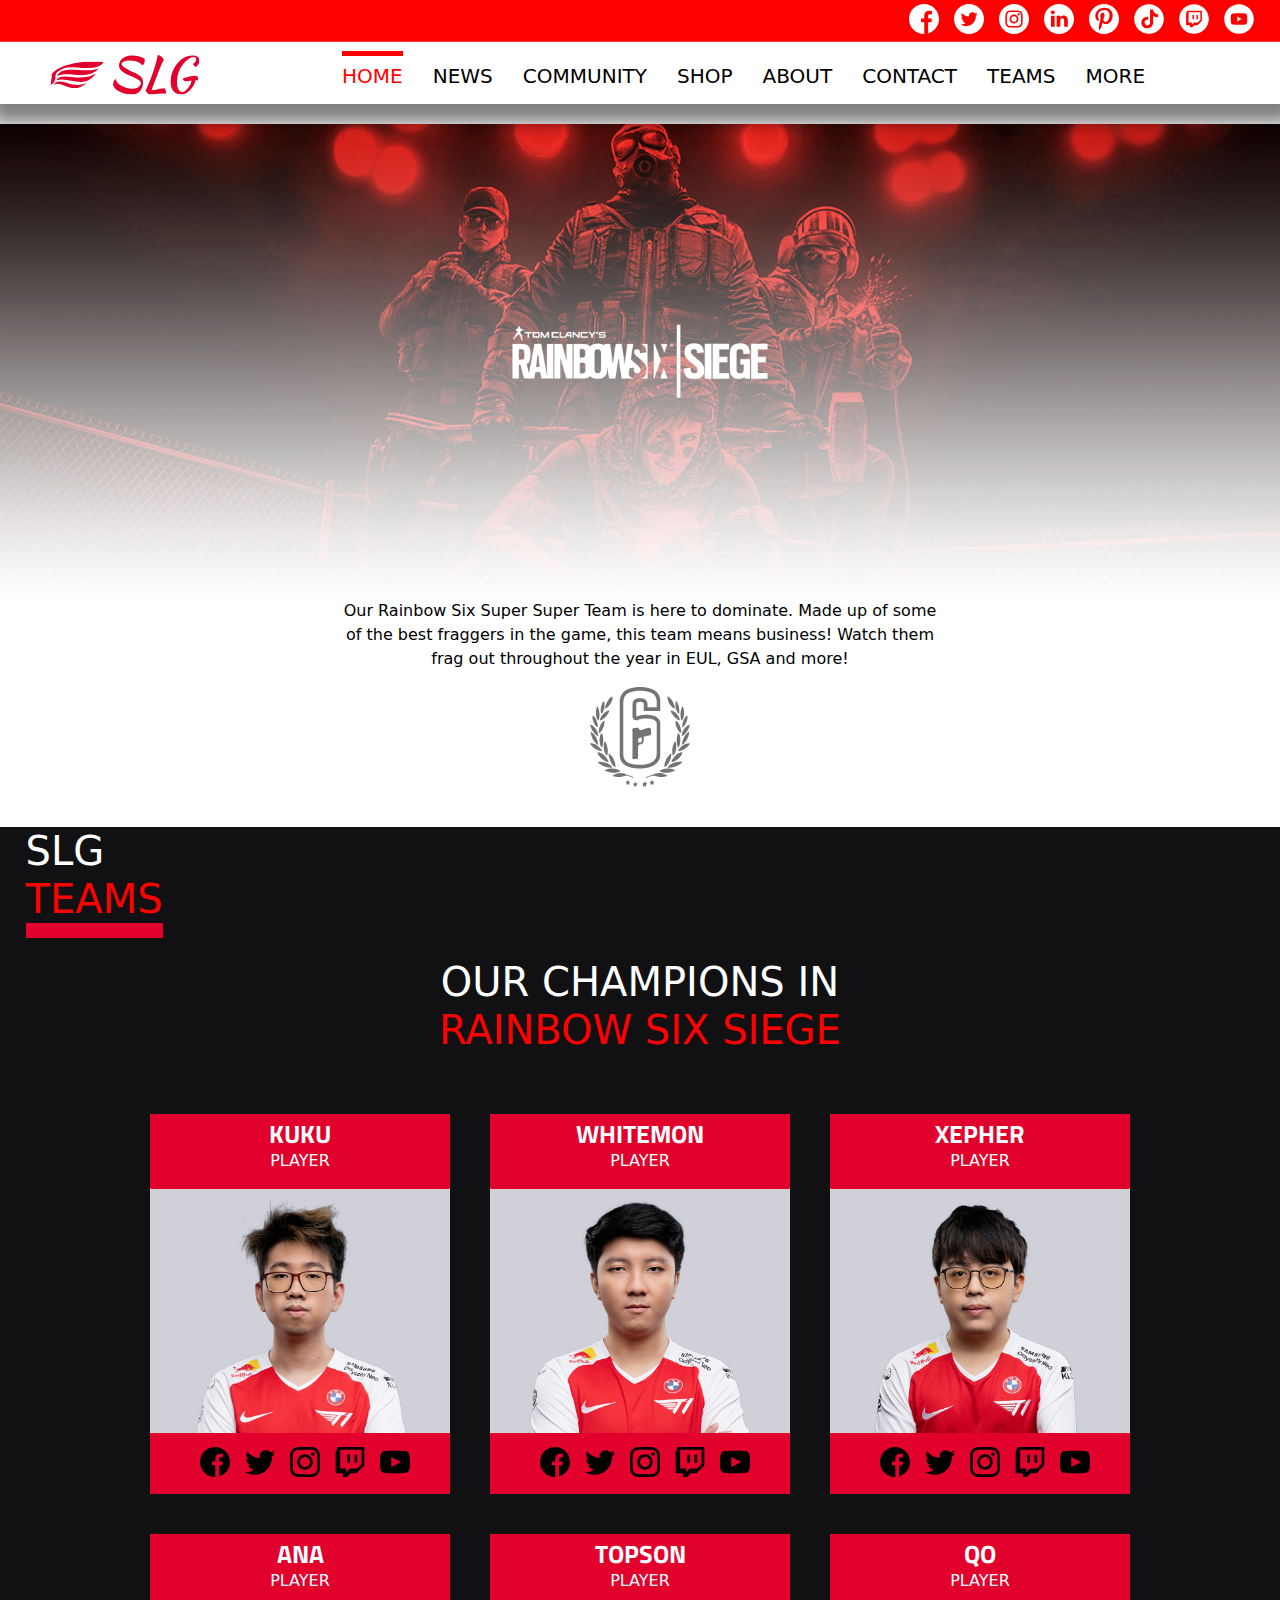
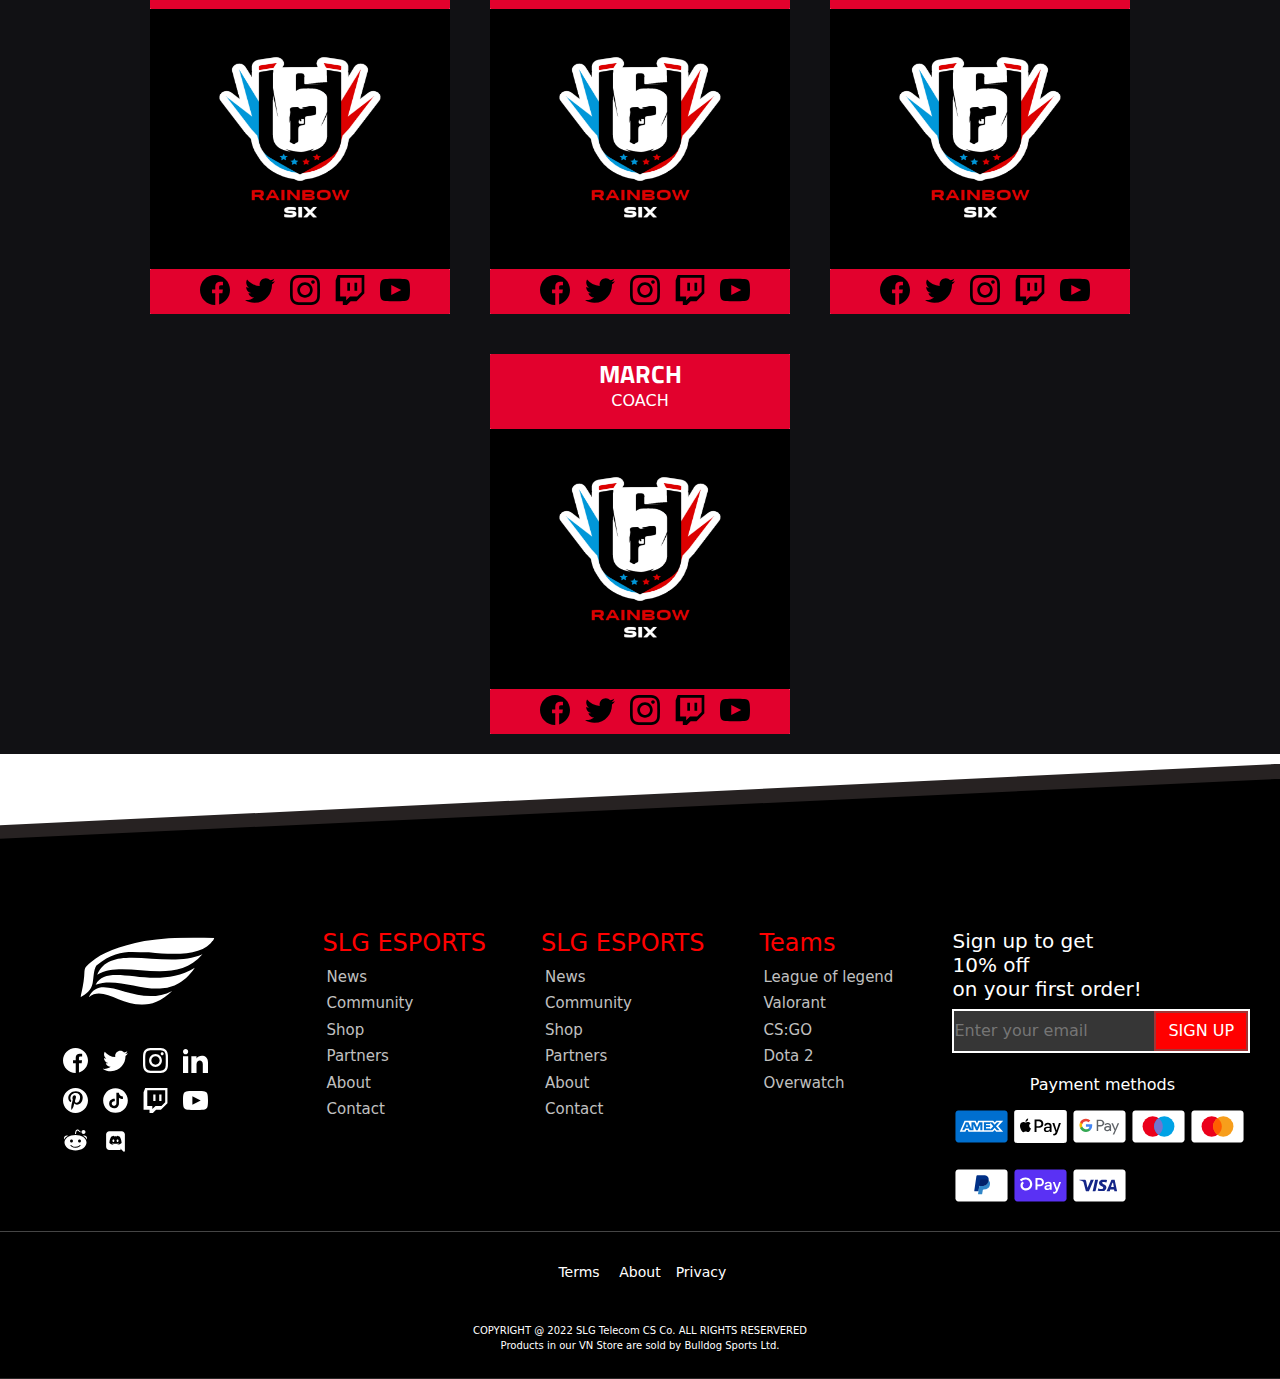
<file: rainbowsix.html>
<!DOCTYPE html>
<html lang="en">
<head>
    <meta charset="UTF-8">

    <link href="https://fonts.googleapis.com/css2?family=Titillium+Web:ital,wght@0,200;0,300;0,400;0,600;0,700;0,900;1,200;1,300;1,400;1,600;1,700&display=swap" rel="stylesheet">


    <link rel="stylesheet" href="assets/css/glitch.css">
    <link rel="stylesheet" href="assets/css/bootstrap.min.css">
    <link rel="stylesheet" href="aos/aos.css" />
    <link rel="stylesheet" href="assets/css/style.css">
    <link rel="stylesheet" href="assets/css/teams.css">
</head>
<body>
    <div class="wrapper">
        <div class="header">
            <div class="header-social">
                <div class="social-icons">
                    <a class="Facebook" title="Facebook" target="_blank">
                        <span>
                            <svg viewBox="0 0 512 512"><path d="m512 256c0-141.4-114.6-256-256-256s-256 114.6-256 256 114.6 256 256 256c1.5 0 3 0 4.5-.1v-199.2h-55v-64.1h55v-47.2c0-54.7 33.4-84.5 82.2-84.5 23.4 0 43.5 1.7 49.3 2.5v57.2h-33.6c-26.5 0-31.7 12.6-31.7 31.1v40.8h63.5l-8.3 64.1h-55.2v189.5c107-30.7 185.3-129.2 185.3-246.1z"></path></svg>
                        </span>
                    </a>
                    <a class="Twitter" title="Twitter" target="_blank">
                        <span>
                            <svg viewBox="0 0 512 512"><path d="m256 0c-141.363281 0-256 114.636719-256 256s114.636719 256 256 256 256-114.636719 256-256-114.636719-256-256-256zm116.886719 199.601562c.113281 2.519532.167969 5.050782.167969 7.59375 0 77.644532-59.101563 167.179688-167.183594 167.183594h.003906-.003906c-33.183594 0-64.0625-9.726562-90.066406-26.394531 4.597656.542969 9.277343.8125 14.015624.8125 27.53125 0 52.867188-9.390625 72.980469-25.152344-25.722656-.476562-47.410156-17.464843-54.894531-40.8125 3.582031.6875 7.265625 1.0625 11.042969 1.0625 5.363281 0 10.558593-.722656 15.496093-2.070312-26.886718-5.382813-47.140624-29.144531-47.140624-57.597657 0-.265624 0-.503906.007812-.75 7.917969 4.402344 16.972656 7.050782 26.613281 7.347657-15.777343-10.527344-26.148437-28.523438-26.148437-48.910157 0-10.765624 2.910156-20.851562 7.957031-29.535156 28.976563 35.554688 72.28125 58.9375 121.117187 61.394532-1.007812-4.304688-1.527343-8.789063-1.527343-13.398438 0-32.4375 26.316406-58.753906 58.765625-58.753906 16.902344 0 32.167968 7.144531 42.890625 18.566406 13.386719-2.640625 25.957031-7.53125 37.3125-14.261719-4.394531 13.714844-13.707031 25.222657-25.839844 32.5 11.886719-1.421875 23.214844-4.574219 33.742187-9.253906-7.863281 11.785156-17.835937 22.136719-29.308593 30.429687zm0 0"></path></svg>
                        </span>
                    </a>
                    <a class="Instagram" title="Instagram" target="_blank">
                        <span>
                            <svg viewBox="0 0 512 512"><path d="m305 256c0 27.0625-21.9375 49-49 49s-49-21.9375-49-49 21.9375-49 49-49 49 21.9375 49 49zm0 0"></path><path d="m370.59375 169.304688c-2.355469-6.382813-6.113281-12.160157-10.996094-16.902344-4.742187-4.882813-10.515625-8.640625-16.902344-10.996094-5.179687-2.011719-12.960937-4.40625-27.292968-5.058594-15.503906-.707031-20.152344-.859375-59.402344-.859375-39.253906 0-43.902344.148438-59.402344.855469-14.332031.65625-22.117187 3.050781-27.292968 5.0625-6.386719 2.355469-12.164063 6.113281-16.902344 10.996094-4.882813 4.742187-8.640625 10.515625-11 16.902344-2.011719 5.179687-4.40625 12.964843-5.058594 27.296874-.707031 15.5-.859375 20.148438-.859375 59.402344 0 39.25.152344 43.898438.859375 59.402344.652344 14.332031 3.046875 22.113281 5.058594 27.292969 2.359375 6.386719 6.113281 12.160156 10.996094 16.902343 4.742187 4.882813 10.515624 8.640626 16.902343 10.996094 5.179688 2.015625 12.964844 4.410156 27.296875 5.0625 15.5.707032 20.144532.855469 59.398438.855469 39.257812 0 43.90625-.148437 59.402344-.855469 14.332031-.652344 22.117187-3.046875 27.296874-5.0625 12.820313-4.945312 22.953126-15.078125 27.898438-27.898437 2.011719-5.179688 4.40625-12.960938 5.0625-27.292969.707031-15.503906.855469-20.152344.855469-59.402344 0-39.253906-.148438-43.902344-.855469-59.402344-.652344-14.332031-3.046875-22.117187-5.0625-27.296874zm-114.59375 162.179687c-41.691406 0-75.488281-33.792969-75.488281-75.484375s33.796875-75.484375 75.488281-75.484375c41.6875 0 75.484375 33.792969 75.484375 75.484375s-33.796875 75.484375-75.484375 75.484375zm78.46875-136.3125c-9.742188 0-17.640625-7.898437-17.640625-17.640625s7.898437-17.640625 17.640625-17.640625 17.640625 7.898437 17.640625 17.640625c-.003906 9.742188-7.898437 17.640625-17.640625 17.640625zm0 0"></path><path d="m256 0c-141.363281 0-256 114.636719-256 256s114.636719 256 256 256 256-114.636719 256-256-114.636719-256-256-256zm146.113281 316.605469c-.710937 15.648437-3.199219 26.332031-6.832031 35.683593-7.636719 19.746094-23.246094 35.355469-42.992188 42.992188-9.347656 3.632812-20.035156 6.117188-35.679687 6.832031-15.675781.714844-20.683594.886719-60.605469.886719-39.925781 0-44.929687-.171875-60.609375-.886719-15.644531-.714843-26.332031-3.199219-35.679687-6.832031-9.8125-3.691406-18.695313-9.476562-26.039063-16.957031-7.476562-7.339844-13.261719-16.226563-16.953125-26.035157-3.632812-9.347656-6.121094-20.035156-6.832031-35.679687-.722656-15.679687-.890625-20.6875-.890625-60.609375s.167969-44.929688.886719-60.605469c.710937-15.648437 3.195312-26.332031 6.828125-35.683593 3.691406-9.808594 9.480468-18.695313 16.960937-26.035157 7.339844-7.480469 16.226563-13.265625 26.035157-16.957031 9.351562-3.632812 20.035156-6.117188 35.683593-6.832031 15.675781-.714844 20.683594-.886719 60.605469-.886719s44.929688.171875 60.605469.890625c15.648437.710937 26.332031 3.195313 35.683593 6.824219 9.808594 3.691406 18.695313 9.480468 26.039063 16.960937 7.476563 7.34375 13.265625 16.226563 16.953125 26.035157 3.636719 9.351562 6.121094 20.035156 6.835938 35.683593.714843 15.675781.882812 20.683594.882812 60.605469s-.167969 44.929688-.886719 60.605469zm0 0"></path></svg>
                        </span>
                    </a>
                    <a class="LinkedIn" title="LinkedIn" target="_blank">
                        <span>
                            <svg viewBox="0 0 512 512"><path d="m256 0c-141.363281 0-256 114.636719-256 256s114.636719 256 256 256 256-114.636719 256-256-114.636719-256-256-256zm-74.390625 387h-62.347656v-187.574219h62.347656zm-31.171875-213.1875h-.40625c-20.921875 0-34.453125-14.402344-34.453125-32.402344 0-18.40625 13.945313-32.410156 35.273437-32.410156 21.328126 0 34.453126 14.003906 34.859376 32.410156 0 18-13.53125 32.402344-35.273438 32.402344zm255.984375 213.1875h-62.339844v-100.347656c0-25.21875-9.027343-42.417969-31.585937-42.417969-17.222656 0-27.480469 11.601563-31.988282 22.800781-1.648437 4.007813-2.050781 9.609375-2.050781 15.214844v104.75h-62.34375s.816407-169.976562 0-187.574219h62.34375v26.558594c8.285157-12.78125 23.109375-30.960937 56.1875-30.960937 41.019531 0 71.777344 26.808593 71.777344 84.421874zm0 0"></path></svg>
                        </span>
                    </a>
                    <a class="Pinterest" title="Pinterest" target="_blank">
                        <span>
                            <svg viewBox="0 0 97.75 97.75" x="0px" y="0px" id="svg-03a7" style="enable-background:new 0 0 97.75 97.75;"><g><path d="M48.875,0C21.883,0,0,21.882,0,48.875S21.883,97.75,48.875,97.75S97.75,75.868,97.75,48.875S75.867,0,48.875,0z    M54.499,65.109c-4.521,0-8.773-2.444-10.229-5.219c0,0-2.432,9.645-2.943,11.506c-1.813,6.58-7.146,13.162-7.561,13.701   c-0.289,0.375-0.928,0.258-0.994-0.24c-0.113-0.838-1.475-9.139,0.127-15.909c0.801-3.4,5.383-22.814,5.383-22.814   s-1.334-2.673-1.334-6.625c0-6.205,3.596-10.837,8.074-10.837c3.807,0,5.645,2.859,5.645,6.286c0,3.828-2.436,9.552-3.693,14.856   c-1.051,4.441,2.225,8.064,6.605,8.064c7.933,0,13.272-10.188,13.272-22.261c0-9.174-6.176-16.044-17.418-16.044   c-12.697,0-20.615,9.471-20.615,20.052c0,3.646,1.078,6.221,2.764,8.21c0.773,0.915,0.883,1.283,0.602,2.333   c-0.203,0.771-0.66,2.625-0.854,3.358c-0.279,1.062-1.137,1.44-2.098,1.049c-5.846-2.387-8.572-8.793-8.572-15.994   c0-11.893,10.029-26.154,29.922-26.154c15.985,0,26.506,11.566,26.506,23.984C77.089,52.839,67.956,65.109,54.499,65.109z"></path></g></svg>
                        </span>
                    </a>
                    <a class="Tiktok" title="Tiktok">
                        <span>
                            <svg viewBox="0 0 256 256" xml:space=preserve xmlns=http://www.w3.org/2000/svg xmlns:xlink=http://www.w3.org/1999/xlink><defs></defs><g style=stroke:none;stroke-width:0;stroke-dasharray:none;stroke-linecap:butt;stroke-linejoin:miter;stroke-miterlimit:10;opacity:1 transform="translate(1.4065934065934016 1.4065934065934016) scale(2.81 2.81)"><path d="M 45 0 C 20.147 0 0 20.147 0 45 c 0 24.853 20.147 45 45 45 s 45 -20.147 45 -45 C 90 20.147 69.853 0 45 0 z M 72.039 33.277 v 6.758 c -3.187 0.001 -6.283 -0.623 -9.203 -1.855 c -1.878 -0.793 -3.627 -1.814 -5.227 -3.048 l 0.048 20.801 c -0.02 4.684 -1.873 9.085 -5.227 12.4 c -2.73 2.698 -6.188 4.414 -9.937 4.97 c -0.881 0.13 -1.777 0.197 -2.684 0.197 c -4.013 0 -7.823 -1.3 -10.939 -3.698 c -0.586 -0.452 -1.147 -0.941 -1.681 -1.468 c -3.635 -3.593 -5.509 -8.462 -5.194 -13.584 c 0.241 -3.899 1.802 -7.618 4.404 -10.532 c 3.443 -3.857 8.26 -5.998 13.41 -5.998 c 0.906 0 1.803 0.068 2.684 0.198 v 2.499 v 6.951 c -0.835 -0.275 -1.727 -0.427 -2.656 -0.427 c -4.705 0 -8.512 3.839 -8.442 8.548 c 0.045 3.013 1.69 5.646 4.118 7.098 c 1.141 0.682 2.453 1.105 3.853 1.182 c 1.097 0.06 2.151 -0.093 3.126 -0.415 c 3.362 -1.111 5.787 -4.268 5.787 -7.992 l 0.011 -13.93 V 16.5 h 9.307 c 0.009 0.922 0.103 1.822 0.276 2.694 c 0.702 3.529 2.692 6.591 5.46 8.678 c 2.414 1.821 5.42 2.9 8.678 2.9 c 0.002 0 0.029 0 0.027 -0.002 V 33.277 z"stroke-linecap=round style=stroke:none;stroke-width:1;stroke-dasharray:none;stroke-linecap:butt;stroke-linejoin:miter;stroke-miterlimit:10;opacity:1 transform=" matrix(1 0 0 1 0 0) "/></g></svg>
                        </span>
                    </a>
                    <a class="Twitch" title="Twitch">
                        <span>
                            <svg height=256 version=1.1 viewBox="0 0 256 256"width=256 xml:space=preserve xmlns=http://www.w3.org/2000/svg xmlns:xlink=http://www.w3.org/1999/xlink><defs></defs><g style=stroke:none;stroke-width:0;stroke-dasharray:none;stroke-linecap:butt;stroke-linejoin:miter;stroke-miterlimit:10;opacity:1 transform="translate(1.4065934065934016 1.4065934065934016) scale(2.81 2.81)"><path d="M 38.657 62.164 L 45 55.821 h 11.94 l 7.463 -7.463 V 24.478 H 28.582 v 31.343 h 10.075 V 62.164 z M 52.463 33.06 h 4.478 v 13.046 h -4.478 V 33.06 z M 40.522 33.06 H 45 v 13.046 h -4.478 V 33.06 z"stroke-linecap=round style=stroke:none;stroke-width:1;stroke-dasharray:none;stroke-linecap:butt;stroke-linejoin:miter;stroke-miterlimit:10;opacity:1 transform=" matrix(1 0 0 1 0 0) "/><path d="M 45 0 C 20.147 0 0 20.147 0 45 c 0 24.853 20.147 45 45 45 s 45 -20.147 45 -45 C 90 20.147 69.853 0 45 0 z M 68.881 50.597 l -13.06 13.06 h -9.702 L 39.776 70 H 33.06 v -6.343 h -11.94 V 28.582 L 24.478 20 h 44.403 V 50.597 z"stroke-linecap=round style=stroke:none;stroke-width:1;stroke-dasharray:none;stroke-linecap:butt;stroke-linejoin:miter;stroke-miterlimit:10;opacity:1 transform=" matrix(1 0 0 1 0 0) "/></g></svg>
                        </span>
                    </a>
                    <a class="Youtube" title="Youtube">
                        <span>
                            <svg height=256 version=1.1 viewBox="0 0 256 256"width=256 xml:space=preserve xmlns=http://www.w3.org/2000/svg xmlns:xlink=http://www.w3.org/1999/xlink><defs></defs><g style=stroke:none;stroke-width:0;stroke-dasharray:none;stroke-linecap:butt;stroke-linejoin:miter;stroke-miterlimit:10;opacity:1 transform="translate(1.4065934065934016 1.4065934065934016) scale(2.81 2.81)"><polygon points="40,52.5 52.99,45 40,37.5 "style=stroke:none;stroke-width:1;stroke-dasharray:none;stroke-linecap:butt;stroke-linejoin:miter;stroke-miterlimit:10;opacity:1 transform=" matrix(1 0 0 1 0 0) "/><path d="M 45 0 C 20.147 0 0 20.147 0 45 c 0 24.853 20.147 45 45 45 c 24.853 0 45 -20.147 45 -45 C 90 20.147 69.853 0 45 0 z M 68.955 57.035 c -0.575 2.151 -2.269 3.845 -4.421 4.42 C 60.635 62.5 45 62.5 45 62.5 s -15.635 0 -19.535 -1.045 c -2.151 -0.575 -3.846 -2.269 -4.421 -4.42 C 20 53.135 20 45 20 45 s 0 -8.135 1.045 -12.035 c 0.575 -2.151 2.269 -3.846 4.421 -4.421 C 29.365 27.5 45 27.5 45 27.5 s 15.635 0 19.535 1.045 c 2.151 0.575 3.846 2.269 4.421 4.421 C 70 36.865 70 45 70 45 S 70 53.135 68.955 57.035 z"stroke-linecap=round style=stroke:none;stroke-width:1;stroke-dasharray:none;stroke-linecap:butt;stroke-linejoin:miter;stroke-miterlimit:10;opacity:1 transform=" matrix(1 0 0 1 0 0) "/></g></svg>
                        </span>
                    </a>
                </div>
            </div>
            <div class="header-nav-bar">
                <div class="nav-bar">
                    <div class="logo-nav">
                        <a href="">
                            <svg xmlns="http://www.w3.org/2000/svg" version="1.1" xmlns:xlink="http://www.w3.org/1999/xlink" xmlns:svgjs="http://svgjs.dev/svgjs" width="1000" height="267" viewBox="0 0 1000 267"><g transform="matrix(1,0,0,1,-0.6060363361179952,-0.4530005063749343)"><svg viewBox="0 0 396 106" data-background-color="#ffffff" preserveAspectRatio="xMidYMid meet" height="267" width="1000" xmlns="http://www.w3.org/2000/svg" xmlns:xlink="http://www.w3.org/1999/xlink"><defs></defs><g id="tight-bounds" transform="matrix(1,0,0,1,0.24000961089737416,0.17984289766195616)"><svg viewBox="0 0 395.5199999999999 105.6403142046761" height="105.6403142046761" width="395.5199999999999"><g><svg viewBox="0 0 683.0184479325376 182.42891243725597" height="105.6403142046761" width="395.5199999999999"><g transform="matrix(1,0,0,1,287.4984479325376,0)"><svg viewBox="0 0 395.52 182.42891243725597" height="182.42891243725597" width="395.52"><g><svg viewBox="0 0 395.52 182.42891243725597" height="182.42891243725597" width="395.52"><g><svg viewBox="0 0 395.52 182.42891243725597" height="182.42891243725597" width="395.52"><g transform="matrix(1,0,0,1,0,0)"><svg width="395.52" viewBox="5.05 -37.3 89.65 41.349999999999994" height="182.42891243725597" data-palette-color="#e2012d"><path d="M37.65-33.7L37.65-33.7Q37.8-32.85 37.88-32.52 37.95-32.2 37.95-31.65L37.95-31.65Q37.95-30 37.23-28.58 36.5-27.15 35.25-26.55L35.25-26.55Q34.25-27.9 32.8-28.88 31.35-29.85 29.63-30.48 27.9-31.1 26.05-31.4 24.2-31.7 22.45-31.7L22.45-31.7Q20.7-31.7 19.18-31.43 17.65-31.15 16.48-30.68 15.3-30.2 14.63-29.5 13.95-28.8 13.95-27.9L13.95-27.9Q14.1-26.8 15.3-25.68 16.5-24.55 18.25-23.48 20-22.4 22.13-21.35 24.25-20.3 26.3-19.35L26.3-19.35Q28.85-18.15 30.7-17.13 32.55-16.1 33.75-14.88 34.95-13.65 35.55-12.1 36.15-10.55 36.15-8.35L36.15-8.35Q36.15-5.8 35.3-3.58 34.45-1.35 32.83 0.3 31.2 1.95 28.9 2.88 26.6 3.8 23.75 3.8L23.75 3.8Q20.95 3.8 17.7 2.95 14.45 2.1 11.63 0.63 8.8-0.85 6.93-2.78 5.05-4.7 5.05-6.85L5.05-6.85Q5.05-7.85 5.63-9.4 6.2-10.95 7.7-12.65L7.7-12.65Q7.85-11.15 9.33-9.1 10.8-7.05 13.75-5.3L13.75-5.3Q16.5-3.7 19.43-2.98 22.35-2.25 24.9-2.25L24.9-2.25Q27.7-2.25 29.45-2.95 31.2-3.65 32.2-4.63 33.2-5.6 33.6-6.6 34-7.6 34.05-8.2L34.05-8.2Q34-9.2 33.13-10.13 32.25-11.05 30.78-11.93 29.3-12.8 27.35-13.7 25.4-14.6 23.3-15.5L23.3-15.5Q20.15-16.9 17.88-18.13 15.6-19.35 14.13-20.63 12.65-21.9 11.98-23.3 11.3-24.7 11.3-26.5L11.3-26.5Q11.3-29.3 13-31.8 14.7-34.3 17.9-35.6L17.9-35.6Q19.5-36.3 21.33-36.6 23.15-36.9 24.9-36.9L24.9-36.9Q28.2-36.9 31.35-36 34.5-35.1 37.65-33.7ZM58.75-2.85L58.75-2.85Q60-0.7 60 1.3L60 1.3Q60 1.75 59.92 2.13 59.85 2.5 59.75 2.9L59.75 2.9Q58.9 2.8 57.97 2.75 57.05 2.7 56.05 2.7L56.05 2.7Q54.85 2.7 53.62 2.78 52.4 2.85 50.9 3 49.4 3.15 47.55 3.4 45.7 3.65 43.25 4.05L43.25 4.05Q42.1 3.65 40.95 2.48 39.8 1.3 38.8-0.35L38.8-0.35Q39.3-1.45 40.05-3.08 40.8-4.7 41.8-7.03 42.8-9.35 44.02-12.48 45.25-15.6 46.65-19.7L46.65-19.7Q47.55-22.4 48.2-24.45 48.85-26.5 49.37-28.43 49.9-30.35 50.4-32.45 50.9-34.55 51.5-37.3L51.5-37.3Q53.5-36.9 54.97-35.83 56.45-34.75 57.8-32.75L57.8-32.75Q57.4-32.1 56.75-30.65 56.1-29.2 55.22-27.13 54.35-25.05 53.3-22.43 52.25-19.8 51.1-16.8L51.1-16.8Q50-13.85 48.95-11.25 47.9-8.65 47.07-6.55 46.25-4.45 45.75-2.95 45.25-1.45 45.25-0.7L45.25-0.7Q46.05-0.75 46.7-0.8 47.35-0.85 48.05-0.98 48.75-1.1 49.57-1.28 50.4-1.45 51.55-1.75L51.55-1.75Q52.55-2 53.4-2.18 54.25-2.35 55.07-2.48 55.9-2.6 56.77-2.68 57.65-2.75 58.75-2.85ZM90.45-15.9L90.45-15.9Q91.75-15.9 92.5-15 93.25-14.1 93.25-12.5L93.25-12.5Q93.25-12.1 93.2-11.68 93.15-11.25 93.05-10.95L93.05-10.95Q92-11.2 90.75-11.25L90.75-11.25Q90.45-9.05 89.15-6.63 87.85-4.2 86-2.08 84.15 0.05 81.95 1.65 79.75 3.25 77.6 3.8L77.6 3.8Q70.9 3.65 67.82 0.33 64.75-3 64.75-10.05L64.75-10.05Q64.75-15.2 66.65-20.03 68.55-24.85 71.7-28.6 74.85-32.35 78.92-34.63 83-36.9 87.4-36.9L87.4-36.9Q90.84-36.9 92.77-35.45 94.7-34 94.7-31.35L94.7-31.35Q94.7-29.6 93.87-28.1 93.05-26.6 91.15-24.85L91.15-24.85Q90-25.2 89.15-26.08 88.3-26.95 88.1-28.1L88.1-28.1Q89.8-29.35 90.5-30.4 91.2-31.45 91.2-32.9L91.2-32.9Q91.2-35.2 88.45-35.2L88.45-35.2Q86.2-35.2 83.62-33.52 81.05-31.85 78.45-28.7L78.45-28.7Q74.75-24.25 73.05-19.53 71.35-14.8 71.35-8.9L71.35-8.9Q71.35-6.7 71.8-4.9 72.25-3.1 73-1.75 73.75-0.4 74.77 0.4 75.8 1.2 77 1.3L77 1.3Q78.6 0.95 80.2-0.33 81.8-1.6 83.12-3.33 84.45-5.05 85.37-7.03 86.3-9 86.5-10.8L86.5-10.8Q85.1-10.5 83.82-10.23 82.55-9.95 81.4-9.95L81.4-9.95Q79.9-9.95 78.77-10.7 77.65-11.45 77.25-12.75L77.25-12.75Q78.15-13.25 79.87-13.8 81.6-14.35 83.55-14.83 85.5-15.3 87.37-15.6 89.25-15.9 90.45-15.9Z" opacity="1" transform="matrix(1,0,0,1,0,0)" fill="#e2012d" class="undefined-text-0" data-fill-palette-color="primary" id="text-0"></path></svg></g></svg></g></svg></g></svg></g><g transform="matrix(1,0,0,1,0,29.95555648593961)"><svg viewBox="0 0 244.43135999999998 122.51779946537675" height="122.51779946537675" width="244.43135999999998"><g><svg xmlns="http://www.w3.org/2000/svg" xmlns:xlink="http://www.w3.org/1999/xlink" xml:space="preserve" style="shape-rendering:geometricPrecision;text-rendering:geometricPrecision;image-rendering:optimizeQuality;" viewBox="0.0000020000000000575113 0.0000027841116459863258 14.727499 7.381952827609914" x="0" y="0" fill-rule="evenodd" clip-rule="evenodd" width="244.43135999999998" height="122.51779946537675" class="icon-icon-0" data-fill-palette-color="accent" id="icon-0"><g fill="#e2012d" data-fill-palette-color="accent"><path class="" d="M1.757 3.091c-0.313 0.444-0.296 1.331-0.417 1.95-0.153 0.784-0.711 1.203-1.34 1.534 0.188-0.771 0.348-1.542 0.412-2.313 0.078-0.953-0.06-0.891 0.767-1.575 1.159-0.961 3.04-1.741 5.848-2.29 2.456-0.406 5.049-0.453 7.701-0.351-0.89 1.809-3.733 1.961-7.203 1.581-1.811 0.02-3.495-0.488-5.768 1.464z m8.33 2.781c-3.895 2.038-7.803-2.284-9.165 0.688 2.104-1.831 5.079 3.183 9.165-0.688z m2.489-2.547c-4.49 2.72-9.502-0.792-10.907 1.859 3.412-1.235 7.765 2.753 10.907-1.859z m0.834-1.478c-3.944 1.761-10.043-1.402-11.565 2.239 3.106-1.808 8.446 1.438 11.565-2.239z" fill="#e2012d" data-fill-palette-color="accent"></path></g></svg></g></svg></g></svg></g></svg><rect width="395.5199999999999" height="105.6403142046761" fill="none" stroke="none" visibility="hidden"></rect></g></svg></g></svg>
                        </a>
                    </div>
                    <div class="nav-container">
                        <div class="nav">
                            <li><a class="home-nav" style="color:red" href="index.html">HOME</a></li>
                            <li><a class="nohome-nav" href="">NEWS</a></li>
                            <li><a class="nohome-nav" href="fanarena.html">COMMUNITY</a></li>
                            <li><a class="nohome-nav" href="">SHOP</a></li>
                            <li><a class="nohome-nav" href="about.html">ABOUT</a></li>
                            <li><a class="nohome-nav" href="">CONTACT</a></li>
                            <li><a class="nohome-nav" href="teams.html">TEAMS</a></li>
                            <li>
                                <a class="nohome-nav" href="">MORE</a>
                            </li>
                        </div>
                    </div>
                </div>
            </div>
        </div>

        <div class="team-info">
            <img class="bg" src="assets/img/bg/rainbowsix.png" alt="">
            <div class="container">
                <div class="teams__content-wrapper">
                    <p class="teams-description">Our Rainbow Six Super Super Team is here to dominate. Made up of some of the best fraggers in the game, this team means business! Watch them frag out throughout the year in EUL, GSA and more!</p>
                    <div class="team-logo">   
                        <img src="assets/img/icon/rainbowsix.png">
                    </div>
                </div>
            </div>
        </div>

        <div class="container1">

            <!--
                <div class="heading-outline">
                    <span>TEAMS</span> 
                </div>

            -->
            <h1 class="heading">SLG <span style="color: rgb(255,0,0)">TEAMS</span></h1>
            <h1 class="heading2">OUR CHAMPIONS IN <span style="color: rgb(255,0,0)">RAINBOW SIX SIEGE</span></span></h1>
            
            <div class="container">
                <div class="card">
                    <div class="name">
                        <h2>KUKU</h2>
                        <p>PLAYER</p> 
                    </div>
                    <div class="img-container">
                        <img src="assets/img/team/rainbowsix/kuku.jpg" alt="">
                        
                    </div>
                    <div class="in4">
                        <div class="social-icons">
                            <a title="Facebook" target="_blank">
                                <span>
                                    <svg viewBox="0 0 512 512"><path d="m512 256c0-141.4-114.6-256-256-256s-256 114.6-256 256 114.6 256 256 256c1.5 0 3 0 4.5-.1v-199.2h-55v-64.1h55v-47.2c0-54.7 33.4-84.5 82.2-84.5 23.4 0 43.5 1.7 49.3 2.5v57.2h-33.6c-26.5 0-31.7 12.6-31.7 31.1v40.8h63.5l-8.3 64.1h-55.2v189.5c107-30.7 185.3-129.2 185.3-246.1z"></path></svg>
                                </span>
                            </a>
                            <a title="Twitter" target="_blank">
                                <span>
                                    <svg height=50 viewBox="0 0 50 50"width=50 x=0px xmlns=http://www.w3.org/2000/svg y=0px><path d="M 50.0625 10.4375 C 48.214844 11.257813 46.234375 11.808594 44.152344 12.058594 C 46.277344 10.785156 47.910156 8.769531 48.675781 6.371094 C 46.691406 7.546875 44.484375 8.402344 42.144531 8.863281 C 40.269531 6.863281 37.597656 5.617188 34.640625 5.617188 C 28.960938 5.617188 24.355469 10.21875 24.355469 15.898438 C 24.355469 16.703125 24.449219 17.488281 24.625 18.242188 C 16.078125 17.8125 8.503906 13.71875 3.429688 7.496094 C 2.542969 9.019531 2.039063 10.785156 2.039063 12.667969 C 2.039063 16.234375 3.851563 19.382813 6.613281 21.230469 C 4.925781 21.175781 3.339844 20.710938 1.953125 19.941406 C 1.953125 19.984375 1.953125 20.027344 1.953125 20.070313 C 1.953125 25.054688 5.5 29.207031 10.199219 30.15625 C 9.339844 30.390625 8.429688 30.515625 7.492188 30.515625 C 6.828125 30.515625 6.183594 30.453125 5.554688 30.328125 C 6.867188 34.410156 10.664063 37.390625 15.160156 37.472656 C 11.644531 40.230469 7.210938 41.871094 2.390625 41.871094 C 1.558594 41.871094 0.742188 41.824219 -0.0585938 41.726563 C 4.488281 44.648438 9.894531 46.347656 15.703125 46.347656 C 34.617188 46.347656 44.960938 30.679688 44.960938 17.09375 C 44.960938 16.648438 44.949219 16.199219 44.933594 15.761719 C 46.941406 14.3125 48.683594 12.5 50.0625 10.4375 Z"></path></svg>
                                </span>
                            </a>
                            <a title="Instagram" target="_blank">
                                <span>
                                    <svg xmlns="http://www.w3.org/2000/svg" width="24" height="24" viewBox="0 0 24 24"><path d="M12 2.163c3.204 0 3.584.012 4.85.07 3.252.148 4.771 1.691 4.919 4.919.058 1.265.069 1.645.069 4.849 0 3.205-.012 3.584-.069 4.849-.149 3.225-1.664 4.771-4.919 4.919-1.266.058-1.644.07-4.85.07-3.204 0-3.584-.012-4.849-.07-3.26-.149-4.771-1.699-4.919-4.92-.058-1.265-.07-1.644-.07-4.849 0-3.204.013-3.583.07-4.849.149-3.227 1.664-4.771 4.919-4.919 1.266-.057 1.645-.069 4.849-.069zm0-2.163c-3.259 0-3.667.014-4.947.072-4.358.2-6.78 2.618-6.98 6.98-.059 1.281-.073 1.689-.073 4.948 0 3.259.014 3.668.072 4.948.2 4.358 2.618 6.78 6.98 6.98 1.281.058 1.689.072 4.948.072 3.259 0 3.668-.014 4.948-.072 4.354-.2 6.782-2.618 6.979-6.98.059-1.28.073-1.689.073-4.948 0-3.259-.014-3.667-.072-4.947-.196-4.354-2.617-6.78-6.979-6.98-1.281-.059-1.69-.073-4.949-.073zm0 5.838c-3.403 0-6.162 2.759-6.162 6.162s2.759 6.163 6.162 6.163 6.162-2.759 6.162-6.163c0-3.403-2.759-6.162-6.162-6.162zm0 10.162c-2.209 0-4-1.79-4-4 0-2.209 1.791-4 4-4s4 1.791 4 4c0 2.21-1.791 4-4 4zm6.406-11.845c-.796 0-1.441.645-1.441 1.44s.645 1.44 1.441 1.44c.795 0 1.439-.645 1.439-1.44s-.644-1.44-1.439-1.44z"/></svg>
                                </span>
                            </a>
                            <a title="Twitch">
                                <span>
                                    <svg xmlns="http://www.w3.org/2000/svg" width="24" height="24" viewBox="0 0 24 24"><path d="M2.149 0l-1.612 4.119v16.836h5.731v3.045h3.224l3.045-3.045h4.657l6.269-6.269v-14.686h-21.314zm19.164 13.612l-3.582 3.582h-5.731l-3.045 3.045v-3.045h-4.836v-15.045h17.194v11.463zm-3.582-7.343v6.262h-2.149v-6.262h2.149zm-5.731 0v6.262h-2.149v-6.262h2.149z" fill-rule="evenodd" clip-rule="evenodd"/></svg>
                                </span>
                            </a>
                            <a title="Youtube">
                                <span>
                                    <svg xmlns="http://www.w3.org/2000/svg" width="24" height="24" viewBox="0 0 24 24"><path d="M19.615 3.184c-3.604-.246-11.631-.245-15.23 0-3.897.266-4.356 2.62-4.385 8.816.029 6.185.484 8.549 4.385 8.816 3.6.245 11.626.246 15.23 0 3.897-.266 4.356-2.62 4.385-8.816-.029-6.185-.484-8.549-4.385-8.816zm-10.615 12.816v-8l8 3.993-8 4.007z"/></svg>
                                </span>
                            </a>
                        </div>
                    </div>
                </div>
                <div class="card">
                    <div class="name">
                        <h2>WHITEMON</h2>
                        <p>PLAYER</p> 
                    </div>
                    <div class="img-container">
                        <img src="assets/img/team/rainbowsix/whitemon.jpg" alt="">
                        
                    </div>
                    <div class="in4">
                        <div class="social-icons">
                            <a title="Facebook" target="_blank">
                                <span>
                                    <svg viewBox="0 0 512 512"><path d="m512 256c0-141.4-114.6-256-256-256s-256 114.6-256 256 114.6 256 256 256c1.5 0 3 0 4.5-.1v-199.2h-55v-64.1h55v-47.2c0-54.7 33.4-84.5 82.2-84.5 23.4 0 43.5 1.7 49.3 2.5v57.2h-33.6c-26.5 0-31.7 12.6-31.7 31.1v40.8h63.5l-8.3 64.1h-55.2v189.5c107-30.7 185.3-129.2 185.3-246.1z"></path></svg>
                                </span>
                            </a>
                            <a title="Twitter" target="_blank">
                                <span>
                                    <svg height=50 viewBox="0 0 50 50"width=50 x=0px xmlns=http://www.w3.org/2000/svg y=0px><path d="M 50.0625 10.4375 C 48.214844 11.257813 46.234375 11.808594 44.152344 12.058594 C 46.277344 10.785156 47.910156 8.769531 48.675781 6.371094 C 46.691406 7.546875 44.484375 8.402344 42.144531 8.863281 C 40.269531 6.863281 37.597656 5.617188 34.640625 5.617188 C 28.960938 5.617188 24.355469 10.21875 24.355469 15.898438 C 24.355469 16.703125 24.449219 17.488281 24.625 18.242188 C 16.078125 17.8125 8.503906 13.71875 3.429688 7.496094 C 2.542969 9.019531 2.039063 10.785156 2.039063 12.667969 C 2.039063 16.234375 3.851563 19.382813 6.613281 21.230469 C 4.925781 21.175781 3.339844 20.710938 1.953125 19.941406 C 1.953125 19.984375 1.953125 20.027344 1.953125 20.070313 C 1.953125 25.054688 5.5 29.207031 10.199219 30.15625 C 9.339844 30.390625 8.429688 30.515625 7.492188 30.515625 C 6.828125 30.515625 6.183594 30.453125 5.554688 30.328125 C 6.867188 34.410156 10.664063 37.390625 15.160156 37.472656 C 11.644531 40.230469 7.210938 41.871094 2.390625 41.871094 C 1.558594 41.871094 0.742188 41.824219 -0.0585938 41.726563 C 4.488281 44.648438 9.894531 46.347656 15.703125 46.347656 C 34.617188 46.347656 44.960938 30.679688 44.960938 17.09375 C 44.960938 16.648438 44.949219 16.199219 44.933594 15.761719 C 46.941406 14.3125 48.683594 12.5 50.0625 10.4375 Z"></path></svg>
                                </span>
                            </a>
                            <a title="Instagram" target="_blank">
                                <span>
                                    <svg xmlns="http://www.w3.org/2000/svg" width="24" height="24" viewBox="0 0 24 24"><path d="M12 2.163c3.204 0 3.584.012 4.85.07 3.252.148 4.771 1.691 4.919 4.919.058 1.265.069 1.645.069 4.849 0 3.205-.012 3.584-.069 4.849-.149 3.225-1.664 4.771-4.919 4.919-1.266.058-1.644.07-4.85.07-3.204 0-3.584-.012-4.849-.07-3.26-.149-4.771-1.699-4.919-4.92-.058-1.265-.07-1.644-.07-4.849 0-3.204.013-3.583.07-4.849.149-3.227 1.664-4.771 4.919-4.919 1.266-.057 1.645-.069 4.849-.069zm0-2.163c-3.259 0-3.667.014-4.947.072-4.358.2-6.78 2.618-6.98 6.98-.059 1.281-.073 1.689-.073 4.948 0 3.259.014 3.668.072 4.948.2 4.358 2.618 6.78 6.98 6.98 1.281.058 1.689.072 4.948.072 3.259 0 3.668-.014 4.948-.072 4.354-.2 6.782-2.618 6.979-6.98.059-1.28.073-1.689.073-4.948 0-3.259-.014-3.667-.072-4.947-.196-4.354-2.617-6.78-6.979-6.98-1.281-.059-1.69-.073-4.949-.073zm0 5.838c-3.403 0-6.162 2.759-6.162 6.162s2.759 6.163 6.162 6.163 6.162-2.759 6.162-6.163c0-3.403-2.759-6.162-6.162-6.162zm0 10.162c-2.209 0-4-1.79-4-4 0-2.209 1.791-4 4-4s4 1.791 4 4c0 2.21-1.791 4-4 4zm6.406-11.845c-.796 0-1.441.645-1.441 1.44s.645 1.44 1.441 1.44c.795 0 1.439-.645 1.439-1.44s-.644-1.44-1.439-1.44z"/></svg>
                                </span>
                            </a>
                            <a title="Twitch">
                                <span>
                                    <svg xmlns="http://www.w3.org/2000/svg" width="24" height="24" viewBox="0 0 24 24"><path d="M2.149 0l-1.612 4.119v16.836h5.731v3.045h3.224l3.045-3.045h4.657l6.269-6.269v-14.686h-21.314zm19.164 13.612l-3.582 3.582h-5.731l-3.045 3.045v-3.045h-4.836v-15.045h17.194v11.463zm-3.582-7.343v6.262h-2.149v-6.262h2.149zm-5.731 0v6.262h-2.149v-6.262h2.149z" fill-rule="evenodd" clip-rule="evenodd"/></svg>
                                </span>
                            </a>
                            <a title="Youtube">
                                <span>
                                    <svg xmlns="http://www.w3.org/2000/svg" width="24" height="24" viewBox="0 0 24 24"><path d="M19.615 3.184c-3.604-.246-11.631-.245-15.23 0-3.897.266-4.356 2.62-4.385 8.816.029 6.185.484 8.549 4.385 8.816 3.6.245 11.626.246 15.23 0 3.897-.266 4.356-2.62 4.385-8.816-.029-6.185-.484-8.549-4.385-8.816zm-10.615 12.816v-8l8 3.993-8 4.007z"/></svg>
                                </span>
                            </a>
                        </div>
                    </div>
                </div>
                <div class="card">
                    <div class="name">
                        <h2>XEPHER</h2>
                        <p>PLAYER</p> 
                    </div>
                    <div class="img-container">
                        <img src="assets/img/team/rainbowsix/xepher.jpg" alt="">
                        
                    </div>
                    <div class="in4">
                        <div class="social-icons">
                            <a title="Facebook" target="_blank">
                                <span>
                                    <svg viewBox="0 0 512 512"><path d="m512 256c0-141.4-114.6-256-256-256s-256 114.6-256 256 114.6 256 256 256c1.5 0 3 0 4.5-.1v-199.2h-55v-64.1h55v-47.2c0-54.7 33.4-84.5 82.2-84.5 23.4 0 43.5 1.7 49.3 2.5v57.2h-33.6c-26.5 0-31.7 12.6-31.7 31.1v40.8h63.5l-8.3 64.1h-55.2v189.5c107-30.7 185.3-129.2 185.3-246.1z"></path></svg>
                                </span>
                            </a>
                            <a title="Twitter" target="_blank">
                                <span>
                                    <svg height=50 viewBox="0 0 50 50"width=50 x=0px xmlns=http://www.w3.org/2000/svg y=0px><path d="M 50.0625 10.4375 C 48.214844 11.257813 46.234375 11.808594 44.152344 12.058594 C 46.277344 10.785156 47.910156 8.769531 48.675781 6.371094 C 46.691406 7.546875 44.484375 8.402344 42.144531 8.863281 C 40.269531 6.863281 37.597656 5.617188 34.640625 5.617188 C 28.960938 5.617188 24.355469 10.21875 24.355469 15.898438 C 24.355469 16.703125 24.449219 17.488281 24.625 18.242188 C 16.078125 17.8125 8.503906 13.71875 3.429688 7.496094 C 2.542969 9.019531 2.039063 10.785156 2.039063 12.667969 C 2.039063 16.234375 3.851563 19.382813 6.613281 21.230469 C 4.925781 21.175781 3.339844 20.710938 1.953125 19.941406 C 1.953125 19.984375 1.953125 20.027344 1.953125 20.070313 C 1.953125 25.054688 5.5 29.207031 10.199219 30.15625 C 9.339844 30.390625 8.429688 30.515625 7.492188 30.515625 C 6.828125 30.515625 6.183594 30.453125 5.554688 30.328125 C 6.867188 34.410156 10.664063 37.390625 15.160156 37.472656 C 11.644531 40.230469 7.210938 41.871094 2.390625 41.871094 C 1.558594 41.871094 0.742188 41.824219 -0.0585938 41.726563 C 4.488281 44.648438 9.894531 46.347656 15.703125 46.347656 C 34.617188 46.347656 44.960938 30.679688 44.960938 17.09375 C 44.960938 16.648438 44.949219 16.199219 44.933594 15.761719 C 46.941406 14.3125 48.683594 12.5 50.0625 10.4375 Z"></path></svg>
                                </span>
                            </a>
                            <a title="Instagram" target="_blank">
                                <span>
                                    <svg xmlns="http://www.w3.org/2000/svg" width="24" height="24" viewBox="0 0 24 24"><path d="M12 2.163c3.204 0 3.584.012 4.85.07 3.252.148 4.771 1.691 4.919 4.919.058 1.265.069 1.645.069 4.849 0 3.205-.012 3.584-.069 4.849-.149 3.225-1.664 4.771-4.919 4.919-1.266.058-1.644.07-4.85.07-3.204 0-3.584-.012-4.849-.07-3.26-.149-4.771-1.699-4.919-4.92-.058-1.265-.07-1.644-.07-4.849 0-3.204.013-3.583.07-4.849.149-3.227 1.664-4.771 4.919-4.919 1.266-.057 1.645-.069 4.849-.069zm0-2.163c-3.259 0-3.667.014-4.947.072-4.358.2-6.78 2.618-6.98 6.98-.059 1.281-.073 1.689-.073 4.948 0 3.259.014 3.668.072 4.948.2 4.358 2.618 6.78 6.98 6.98 1.281.058 1.689.072 4.948.072 3.259 0 3.668-.014 4.948-.072 4.354-.2 6.782-2.618 6.979-6.98.059-1.28.073-1.689.073-4.948 0-3.259-.014-3.667-.072-4.947-.196-4.354-2.617-6.78-6.979-6.98-1.281-.059-1.69-.073-4.949-.073zm0 5.838c-3.403 0-6.162 2.759-6.162 6.162s2.759 6.163 6.162 6.163 6.162-2.759 6.162-6.163c0-3.403-2.759-6.162-6.162-6.162zm0 10.162c-2.209 0-4-1.79-4-4 0-2.209 1.791-4 4-4s4 1.791 4 4c0 2.21-1.791 4-4 4zm6.406-11.845c-.796 0-1.441.645-1.441 1.44s.645 1.44 1.441 1.44c.795 0 1.439-.645 1.439-1.44s-.644-1.44-1.439-1.44z"/></svg>
                                </span>
                            </a>
                            <a title="Twitch">
                                <span>
                                    <svg xmlns="http://www.w3.org/2000/svg" width="24" height="24" viewBox="0 0 24 24"><path d="M2.149 0l-1.612 4.119v16.836h5.731v3.045h3.224l3.045-3.045h4.657l6.269-6.269v-14.686h-21.314zm19.164 13.612l-3.582 3.582h-5.731l-3.045 3.045v-3.045h-4.836v-15.045h17.194v11.463zm-3.582-7.343v6.262h-2.149v-6.262h2.149zm-5.731 0v6.262h-2.149v-6.262h2.149z" fill-rule="evenodd" clip-rule="evenodd"/></svg>
                                </span>
                            </a>
                            <a title="Youtube">
                                <span>
                                    <svg xmlns="http://www.w3.org/2000/svg" width="24" height="24" viewBox="0 0 24 24"><path d="M19.615 3.184c-3.604-.246-11.631-.245-15.23 0-3.897.266-4.356 2.62-4.385 8.816.029 6.185.484 8.549 4.385 8.816 3.6.245 11.626.246 15.23 0 3.897-.266 4.356-2.62 4.385-8.816-.029-6.185-.484-8.549-4.385-8.816zm-10.615 12.816v-8l8 3.993-8 4.007z"/></svg>
                                </span>
                            </a>
                        </div>
                    </div>
                </div>
                <div class="card">
                    <div class="name">
                        <h2>ANA</h2>
                        <p>PLAYER</p> 
                    </div>
                    <div class="img-container">
                        <img src="assets/img/team/rainbowsix/unknow.png" alt="">
                        
                    </div>
                    <div class="in4">
                        <div class="social-icons">
                            <a title="Facebook" target="_blank">
                                <span>
                                    <svg viewBox="0 0 512 512"><path d="m512 256c0-141.4-114.6-256-256-256s-256 114.6-256 256 114.6 256 256 256c1.5 0 3 0 4.5-.1v-199.2h-55v-64.1h55v-47.2c0-54.7 33.4-84.5 82.2-84.5 23.4 0 43.5 1.7 49.3 2.5v57.2h-33.6c-26.5 0-31.7 12.6-31.7 31.1v40.8h63.5l-8.3 64.1h-55.2v189.5c107-30.7 185.3-129.2 185.3-246.1z"></path></svg>
                                </span>
                            </a>
                            <a title="Twitter" target="_blank">
                                <span>
                                    <svg height=50 viewBox="0 0 50 50"width=50 x=0px xmlns=http://www.w3.org/2000/svg y=0px><path d="M 50.0625 10.4375 C 48.214844 11.257813 46.234375 11.808594 44.152344 12.058594 C 46.277344 10.785156 47.910156 8.769531 48.675781 6.371094 C 46.691406 7.546875 44.484375 8.402344 42.144531 8.863281 C 40.269531 6.863281 37.597656 5.617188 34.640625 5.617188 C 28.960938 5.617188 24.355469 10.21875 24.355469 15.898438 C 24.355469 16.703125 24.449219 17.488281 24.625 18.242188 C 16.078125 17.8125 8.503906 13.71875 3.429688 7.496094 C 2.542969 9.019531 2.039063 10.785156 2.039063 12.667969 C 2.039063 16.234375 3.851563 19.382813 6.613281 21.230469 C 4.925781 21.175781 3.339844 20.710938 1.953125 19.941406 C 1.953125 19.984375 1.953125 20.027344 1.953125 20.070313 C 1.953125 25.054688 5.5 29.207031 10.199219 30.15625 C 9.339844 30.390625 8.429688 30.515625 7.492188 30.515625 C 6.828125 30.515625 6.183594 30.453125 5.554688 30.328125 C 6.867188 34.410156 10.664063 37.390625 15.160156 37.472656 C 11.644531 40.230469 7.210938 41.871094 2.390625 41.871094 C 1.558594 41.871094 0.742188 41.824219 -0.0585938 41.726563 C 4.488281 44.648438 9.894531 46.347656 15.703125 46.347656 C 34.617188 46.347656 44.960938 30.679688 44.960938 17.09375 C 44.960938 16.648438 44.949219 16.199219 44.933594 15.761719 C 46.941406 14.3125 48.683594 12.5 50.0625 10.4375 Z"></path></svg>
                                </span>
                            </a>
                            <a title="Instagram" target="_blank">
                                <span>
                                    <svg xmlns="http://www.w3.org/2000/svg" width="24" height="24" viewBox="0 0 24 24"><path d="M12 2.163c3.204 0 3.584.012 4.85.07 3.252.148 4.771 1.691 4.919 4.919.058 1.265.069 1.645.069 4.849 0 3.205-.012 3.584-.069 4.849-.149 3.225-1.664 4.771-4.919 4.919-1.266.058-1.644.07-4.85.07-3.204 0-3.584-.012-4.849-.07-3.26-.149-4.771-1.699-4.919-4.92-.058-1.265-.07-1.644-.07-4.849 0-3.204.013-3.583.07-4.849.149-3.227 1.664-4.771 4.919-4.919 1.266-.057 1.645-.069 4.849-.069zm0-2.163c-3.259 0-3.667.014-4.947.072-4.358.2-6.78 2.618-6.98 6.98-.059 1.281-.073 1.689-.073 4.948 0 3.259.014 3.668.072 4.948.2 4.358 2.618 6.78 6.98 6.98 1.281.058 1.689.072 4.948.072 3.259 0 3.668-.014 4.948-.072 4.354-.2 6.782-2.618 6.979-6.98.059-1.28.073-1.689.073-4.948 0-3.259-.014-3.667-.072-4.947-.196-4.354-2.617-6.78-6.979-6.98-1.281-.059-1.69-.073-4.949-.073zm0 5.838c-3.403 0-6.162 2.759-6.162 6.162s2.759 6.163 6.162 6.163 6.162-2.759 6.162-6.163c0-3.403-2.759-6.162-6.162-6.162zm0 10.162c-2.209 0-4-1.79-4-4 0-2.209 1.791-4 4-4s4 1.791 4 4c0 2.21-1.791 4-4 4zm6.406-11.845c-.796 0-1.441.645-1.441 1.44s.645 1.44 1.441 1.44c.795 0 1.439-.645 1.439-1.44s-.644-1.44-1.439-1.44z"/></svg>
                                </span>
                            </a>
                            <a title="Twitch">
                                <span>
                                    <svg xmlns="http://www.w3.org/2000/svg" width="24" height="24" viewBox="0 0 24 24"><path d="M2.149 0l-1.612 4.119v16.836h5.731v3.045h3.224l3.045-3.045h4.657l6.269-6.269v-14.686h-21.314zm19.164 13.612l-3.582 3.582h-5.731l-3.045 3.045v-3.045h-4.836v-15.045h17.194v11.463zm-3.582-7.343v6.262h-2.149v-6.262h2.149zm-5.731 0v6.262h-2.149v-6.262h2.149z" fill-rule="evenodd" clip-rule="evenodd"/></svg>
                                </span>
                            </a>
                            <a title="Youtube">
                                <span>
                                    <svg xmlns="http://www.w3.org/2000/svg" width="24" height="24" viewBox="0 0 24 24"><path d="M19.615 3.184c-3.604-.246-11.631-.245-15.23 0-3.897.266-4.356 2.62-4.385 8.816.029 6.185.484 8.549 4.385 8.816 3.6.245 11.626.246 15.23 0 3.897-.266 4.356-2.62 4.385-8.816-.029-6.185-.484-8.549-4.385-8.816zm-10.615 12.816v-8l8 3.993-8 4.007z"/></svg>
                                </span>
                            </a>
                        </div>
                    </div>
                </div>
                <div class="card">
                    <div class="name">
                        <h2>TOPSON</h2>
                        <p>PLAYER</p> 
                    </div>
                    <div class="img-container">
                        <img src="assets/img/team/rainbowsix/unknow.png" alt="">
                        
                    </div>
                    <div class="in4">
                        <div class="social-icons">
                            <a title="Facebook" target="_blank">
                                <span>
                                    <svg viewBox="0 0 512 512"><path d="m512 256c0-141.4-114.6-256-256-256s-256 114.6-256 256 114.6 256 256 256c1.5 0 3 0 4.5-.1v-199.2h-55v-64.1h55v-47.2c0-54.7 33.4-84.5 82.2-84.5 23.4 0 43.5 1.7 49.3 2.5v57.2h-33.6c-26.5 0-31.7 12.6-31.7 31.1v40.8h63.5l-8.3 64.1h-55.2v189.5c107-30.7 185.3-129.2 185.3-246.1z"></path></svg>
                                </span>
                            </a>
                            <a title="Twitter" target="_blank">
                                <span>
                                    <svg height=50 viewBox="0 0 50 50"width=50 x=0px xmlns=http://www.w3.org/2000/svg y=0px><path d="M 50.0625 10.4375 C 48.214844 11.257813 46.234375 11.808594 44.152344 12.058594 C 46.277344 10.785156 47.910156 8.769531 48.675781 6.371094 C 46.691406 7.546875 44.484375 8.402344 42.144531 8.863281 C 40.269531 6.863281 37.597656 5.617188 34.640625 5.617188 C 28.960938 5.617188 24.355469 10.21875 24.355469 15.898438 C 24.355469 16.703125 24.449219 17.488281 24.625 18.242188 C 16.078125 17.8125 8.503906 13.71875 3.429688 7.496094 C 2.542969 9.019531 2.039063 10.785156 2.039063 12.667969 C 2.039063 16.234375 3.851563 19.382813 6.613281 21.230469 C 4.925781 21.175781 3.339844 20.710938 1.953125 19.941406 C 1.953125 19.984375 1.953125 20.027344 1.953125 20.070313 C 1.953125 25.054688 5.5 29.207031 10.199219 30.15625 C 9.339844 30.390625 8.429688 30.515625 7.492188 30.515625 C 6.828125 30.515625 6.183594 30.453125 5.554688 30.328125 C 6.867188 34.410156 10.664063 37.390625 15.160156 37.472656 C 11.644531 40.230469 7.210938 41.871094 2.390625 41.871094 C 1.558594 41.871094 0.742188 41.824219 -0.0585938 41.726563 C 4.488281 44.648438 9.894531 46.347656 15.703125 46.347656 C 34.617188 46.347656 44.960938 30.679688 44.960938 17.09375 C 44.960938 16.648438 44.949219 16.199219 44.933594 15.761719 C 46.941406 14.3125 48.683594 12.5 50.0625 10.4375 Z"></path></svg>
                                </span>
                            </a>
                            <a title="Instagram" target="_blank">
                                <span>
                                    <svg xmlns="http://www.w3.org/2000/svg" width="24" height="24" viewBox="0 0 24 24"><path d="M12 2.163c3.204 0 3.584.012 4.85.07 3.252.148 4.771 1.691 4.919 4.919.058 1.265.069 1.645.069 4.849 0 3.205-.012 3.584-.069 4.849-.149 3.225-1.664 4.771-4.919 4.919-1.266.058-1.644.07-4.85.07-3.204 0-3.584-.012-4.849-.07-3.26-.149-4.771-1.699-4.919-4.92-.058-1.265-.07-1.644-.07-4.849 0-3.204.013-3.583.07-4.849.149-3.227 1.664-4.771 4.919-4.919 1.266-.057 1.645-.069 4.849-.069zm0-2.163c-3.259 0-3.667.014-4.947.072-4.358.2-6.78 2.618-6.98 6.98-.059 1.281-.073 1.689-.073 4.948 0 3.259.014 3.668.072 4.948.2 4.358 2.618 6.78 6.98 6.98 1.281.058 1.689.072 4.948.072 3.259 0 3.668-.014 4.948-.072 4.354-.2 6.782-2.618 6.979-6.98.059-1.28.073-1.689.073-4.948 0-3.259-.014-3.667-.072-4.947-.196-4.354-2.617-6.78-6.979-6.98-1.281-.059-1.69-.073-4.949-.073zm0 5.838c-3.403 0-6.162 2.759-6.162 6.162s2.759 6.163 6.162 6.163 6.162-2.759 6.162-6.163c0-3.403-2.759-6.162-6.162-6.162zm0 10.162c-2.209 0-4-1.79-4-4 0-2.209 1.791-4 4-4s4 1.791 4 4c0 2.21-1.791 4-4 4zm6.406-11.845c-.796 0-1.441.645-1.441 1.44s.645 1.44 1.441 1.44c.795 0 1.439-.645 1.439-1.44s-.644-1.44-1.439-1.44z"/></svg>
                                </span>
                            </a>
                            <a title="Twitch">
                                <span>
                                    <svg xmlns="http://www.w3.org/2000/svg" width="24" height="24" viewBox="0 0 24 24"><path d="M2.149 0l-1.612 4.119v16.836h5.731v3.045h3.224l3.045-3.045h4.657l6.269-6.269v-14.686h-21.314zm19.164 13.612l-3.582 3.582h-5.731l-3.045 3.045v-3.045h-4.836v-15.045h17.194v11.463zm-3.582-7.343v6.262h-2.149v-6.262h2.149zm-5.731 0v6.262h-2.149v-6.262h2.149z" fill-rule="evenodd" clip-rule="evenodd"/></svg>
                                </span>
                            </a>
                            <a title="Youtube">
                                <span>
                                    <svg xmlns="http://www.w3.org/2000/svg" width="24" height="24" viewBox="0 0 24 24"><path d="M19.615 3.184c-3.604-.246-11.631-.245-15.23 0-3.897.266-4.356 2.62-4.385 8.816.029 6.185.484 8.549 4.385 8.816 3.6.245 11.626.246 15.23 0 3.897-.266 4.356-2.62 4.385-8.816-.029-6.185-.484-8.549-4.385-8.816zm-10.615 12.816v-8l8 3.993-8 4.007z"/></svg>
                                </span>
                            </a>
                        </div>
                    </div>
                </div>

                <div class="card">
                    <div class="name">
                        <h2>QO</h2>
                        <p>PLAYER</p> 
                    </div>
                    <div class="img-container">
                        <img src="assets/img/team/rainbowsix/unknow.png" alt="">
                        
                    </div>
                    <div class="in4">
                        <div class="social-icons">
                            <a title="Facebook" target="_blank">
                                <span>
                                    <svg viewBox="0 0 512 512"><path d="m512 256c0-141.4-114.6-256-256-256s-256 114.6-256 256 114.6 256 256 256c1.5 0 3 0 4.5-.1v-199.2h-55v-64.1h55v-47.2c0-54.7 33.4-84.5 82.2-84.5 23.4 0 43.5 1.7 49.3 2.5v57.2h-33.6c-26.5 0-31.7 12.6-31.7 31.1v40.8h63.5l-8.3 64.1h-55.2v189.5c107-30.7 185.3-129.2 185.3-246.1z"></path></svg>
                                </span>
                            </a>
                            <a title="Twitter" target="_blank">
                                <span>
                                    <svg height=50 viewBox="0 0 50 50"width=50 x=0px xmlns=http://www.w3.org/2000/svg y=0px><path d="M 50.0625 10.4375 C 48.214844 11.257813 46.234375 11.808594 44.152344 12.058594 C 46.277344 10.785156 47.910156 8.769531 48.675781 6.371094 C 46.691406 7.546875 44.484375 8.402344 42.144531 8.863281 C 40.269531 6.863281 37.597656 5.617188 34.640625 5.617188 C 28.960938 5.617188 24.355469 10.21875 24.355469 15.898438 C 24.355469 16.703125 24.449219 17.488281 24.625 18.242188 C 16.078125 17.8125 8.503906 13.71875 3.429688 7.496094 C 2.542969 9.019531 2.039063 10.785156 2.039063 12.667969 C 2.039063 16.234375 3.851563 19.382813 6.613281 21.230469 C 4.925781 21.175781 3.339844 20.710938 1.953125 19.941406 C 1.953125 19.984375 1.953125 20.027344 1.953125 20.070313 C 1.953125 25.054688 5.5 29.207031 10.199219 30.15625 C 9.339844 30.390625 8.429688 30.515625 7.492188 30.515625 C 6.828125 30.515625 6.183594 30.453125 5.554688 30.328125 C 6.867188 34.410156 10.664063 37.390625 15.160156 37.472656 C 11.644531 40.230469 7.210938 41.871094 2.390625 41.871094 C 1.558594 41.871094 0.742188 41.824219 -0.0585938 41.726563 C 4.488281 44.648438 9.894531 46.347656 15.703125 46.347656 C 34.617188 46.347656 44.960938 30.679688 44.960938 17.09375 C 44.960938 16.648438 44.949219 16.199219 44.933594 15.761719 C 46.941406 14.3125 48.683594 12.5 50.0625 10.4375 Z"></path></svg>
                                </span>
                            </a>
                            <a title="Instagram" target="_blank">
                                <span>
                                    <svg xmlns="http://www.w3.org/2000/svg" width="24" height="24" viewBox="0 0 24 24"><path d="M12 2.163c3.204 0 3.584.012 4.85.07 3.252.148 4.771 1.691 4.919 4.919.058 1.265.069 1.645.069 4.849 0 3.205-.012 3.584-.069 4.849-.149 3.225-1.664 4.771-4.919 4.919-1.266.058-1.644.07-4.85.07-3.204 0-3.584-.012-4.849-.07-3.26-.149-4.771-1.699-4.919-4.92-.058-1.265-.07-1.644-.07-4.849 0-3.204.013-3.583.07-4.849.149-3.227 1.664-4.771 4.919-4.919 1.266-.057 1.645-.069 4.849-.069zm0-2.163c-3.259 0-3.667.014-4.947.072-4.358.2-6.78 2.618-6.98 6.98-.059 1.281-.073 1.689-.073 4.948 0 3.259.014 3.668.072 4.948.2 4.358 2.618 6.78 6.98 6.98 1.281.058 1.689.072 4.948.072 3.259 0 3.668-.014 4.948-.072 4.354-.2 6.782-2.618 6.979-6.98.059-1.28.073-1.689.073-4.948 0-3.259-.014-3.667-.072-4.947-.196-4.354-2.617-6.78-6.979-6.98-1.281-.059-1.69-.073-4.949-.073zm0 5.838c-3.403 0-6.162 2.759-6.162 6.162s2.759 6.163 6.162 6.163 6.162-2.759 6.162-6.163c0-3.403-2.759-6.162-6.162-6.162zm0 10.162c-2.209 0-4-1.79-4-4 0-2.209 1.791-4 4-4s4 1.791 4 4c0 2.21-1.791 4-4 4zm6.406-11.845c-.796 0-1.441.645-1.441 1.44s.645 1.44 1.441 1.44c.795 0 1.439-.645 1.439-1.44s-.644-1.44-1.439-1.44z"/></svg>
                                </span>
                            </a>
                            <a title="Twitch">
                                <span>
                                    <svg xmlns="http://www.w3.org/2000/svg" width="24" height="24" viewBox="0 0 24 24"><path d="M2.149 0l-1.612 4.119v16.836h5.731v3.045h3.224l3.045-3.045h4.657l6.269-6.269v-14.686h-21.314zm19.164 13.612l-3.582 3.582h-5.731l-3.045 3.045v-3.045h-4.836v-15.045h17.194v11.463zm-3.582-7.343v6.262h-2.149v-6.262h2.149zm-5.731 0v6.262h-2.149v-6.262h2.149z" fill-rule="evenodd" clip-rule="evenodd"/></svg>
                                </span>
                            </a>
                            <a title="Youtube">
                                <span>
                                    <svg xmlns="http://www.w3.org/2000/svg" width="24" height="24" viewBox="0 0 24 24"><path d="M19.615 3.184c-3.604-.246-11.631-.245-15.23 0-3.897.266-4.356 2.62-4.385 8.816.029 6.185.484 8.549 4.385 8.816 3.6.245 11.626.246 15.23 0 3.897-.266 4.356-2.62 4.385-8.816-.029-6.185-.484-8.549-4.385-8.816zm-10.615 12.816v-8l8 3.993-8 4.007z"/></svg>
                                </span>
                            </a>
                        </div>
                    </div>
                </div>

                <div class="card">
                    <div class="name">
                        <h2>MARCH</h2>
                        <p>COACH</p> 
                    </div>
                    <div class="img-container">
                        <img src="assets/img/team/rainbowsix/unknow.png" alt="">
                        
                    </div>
                    <div class="in4">
                        <div class="social-icons">
                            <a title="Facebook" target="_blank">
                                <span>
                                    <svg viewBox="0 0 512 512"><path d="m512 256c0-141.4-114.6-256-256-256s-256 114.6-256 256 114.6 256 256 256c1.5 0 3 0 4.5-.1v-199.2h-55v-64.1h55v-47.2c0-54.7 33.4-84.5 82.2-84.5 23.4 0 43.5 1.7 49.3 2.5v57.2h-33.6c-26.5 0-31.7 12.6-31.7 31.1v40.8h63.5l-8.3 64.1h-55.2v189.5c107-30.7 185.3-129.2 185.3-246.1z"></path></svg>
                                </span>
                            </a>
                            <a title="Twitter" target="_blank">
                                <span>
                                    <svg height=50 viewBox="0 0 50 50"width=50 x=0px xmlns=http://www.w3.org/2000/svg y=0px><path d="M 50.0625 10.4375 C 48.214844 11.257813 46.234375 11.808594 44.152344 12.058594 C 46.277344 10.785156 47.910156 8.769531 48.675781 6.371094 C 46.691406 7.546875 44.484375 8.402344 42.144531 8.863281 C 40.269531 6.863281 37.597656 5.617188 34.640625 5.617188 C 28.960938 5.617188 24.355469 10.21875 24.355469 15.898438 C 24.355469 16.703125 24.449219 17.488281 24.625 18.242188 C 16.078125 17.8125 8.503906 13.71875 3.429688 7.496094 C 2.542969 9.019531 2.039063 10.785156 2.039063 12.667969 C 2.039063 16.234375 3.851563 19.382813 6.613281 21.230469 C 4.925781 21.175781 3.339844 20.710938 1.953125 19.941406 C 1.953125 19.984375 1.953125 20.027344 1.953125 20.070313 C 1.953125 25.054688 5.5 29.207031 10.199219 30.15625 C 9.339844 30.390625 8.429688 30.515625 7.492188 30.515625 C 6.828125 30.515625 6.183594 30.453125 5.554688 30.328125 C 6.867188 34.410156 10.664063 37.390625 15.160156 37.472656 C 11.644531 40.230469 7.210938 41.871094 2.390625 41.871094 C 1.558594 41.871094 0.742188 41.824219 -0.0585938 41.726563 C 4.488281 44.648438 9.894531 46.347656 15.703125 46.347656 C 34.617188 46.347656 44.960938 30.679688 44.960938 17.09375 C 44.960938 16.648438 44.949219 16.199219 44.933594 15.761719 C 46.941406 14.3125 48.683594 12.5 50.0625 10.4375 Z"></path></svg>
                                </span>
                            </a>
                            <a title="Instagram" target="_blank">
                                <span>
                                    <svg xmlns="http://www.w3.org/2000/svg" width="24" height="24" viewBox="0 0 24 24"><path d="M12 2.163c3.204 0 3.584.012 4.85.07 3.252.148 4.771 1.691 4.919 4.919.058 1.265.069 1.645.069 4.849 0 3.205-.012 3.584-.069 4.849-.149 3.225-1.664 4.771-4.919 4.919-1.266.058-1.644.07-4.85.07-3.204 0-3.584-.012-4.849-.07-3.26-.149-4.771-1.699-4.919-4.92-.058-1.265-.07-1.644-.07-4.849 0-3.204.013-3.583.07-4.849.149-3.227 1.664-4.771 4.919-4.919 1.266-.057 1.645-.069 4.849-.069zm0-2.163c-3.259 0-3.667.014-4.947.072-4.358.2-6.78 2.618-6.98 6.98-.059 1.281-.073 1.689-.073 4.948 0 3.259.014 3.668.072 4.948.2 4.358 2.618 6.78 6.98 6.98 1.281.058 1.689.072 4.948.072 3.259 0 3.668-.014 4.948-.072 4.354-.2 6.782-2.618 6.979-6.98.059-1.28.073-1.689.073-4.948 0-3.259-.014-3.667-.072-4.947-.196-4.354-2.617-6.78-6.979-6.98-1.281-.059-1.69-.073-4.949-.073zm0 5.838c-3.403 0-6.162 2.759-6.162 6.162s2.759 6.163 6.162 6.163 6.162-2.759 6.162-6.163c0-3.403-2.759-6.162-6.162-6.162zm0 10.162c-2.209 0-4-1.79-4-4 0-2.209 1.791-4 4-4s4 1.791 4 4c0 2.21-1.791 4-4 4zm6.406-11.845c-.796 0-1.441.645-1.441 1.44s.645 1.44 1.441 1.44c.795 0 1.439-.645 1.439-1.44s-.644-1.44-1.439-1.44z"/></svg>
                                </span>
                            </a>
                            <a title="Twitch">
                                <span>
                                    <svg xmlns="http://www.w3.org/2000/svg" width="24" height="24" viewBox="0 0 24 24"><path d="M2.149 0l-1.612 4.119v16.836h5.731v3.045h3.224l3.045-3.045h4.657l6.269-6.269v-14.686h-21.314zm19.164 13.612l-3.582 3.582h-5.731l-3.045 3.045v-3.045h-4.836v-15.045h17.194v11.463zm-3.582-7.343v6.262h-2.149v-6.262h2.149zm-5.731 0v6.262h-2.149v-6.262h2.149z" fill-rule="evenodd" clip-rule="evenodd"/></svg>
                                </span>
                            </a>
                            <a title="Youtube">
                                <span>
                                    <svg xmlns="http://www.w3.org/2000/svg" width="24" height="24" viewBox="0 0 24 24"><path d="M19.615 3.184c-3.604-.246-11.631-.245-15.23 0-3.897.266-4.356 2.62-4.385 8.816.029 6.185.484 8.549 4.385 8.816 3.6.245 11.626.246 15.23 0 3.897-.266 4.356-2.62 4.385-8.816-.029-6.185-.484-8.549-4.385-8.816zm-10.615 12.816v-8l8 3.993-8 4.007z"/></svg>
                                </span>
                            </a>
                        </div>
                    </div>
                </div>

            </div>
        </div>

        <div class="footer-footer">
            <div class="footer-pre">
                <div class="footer">
                    <div class="container-footer">
                        <div class="footer-inner">
                            <div class="footer-logo">
                                <div class="container">
                                    <div class="logo">
                                        <svg xmlns="http://www.w3.org/2000/svg" xmlns:xlink="http://www.w3.org/1999/xlink" xmlns:svgjs="http://svgjs.dev/svgjs" version="1.1" width="1000" height="623" viewBox="0 0 1000 623"><g transform="matrix(1,0,0,1,-0.6060606060606233,0.2522267206477409)"><svg xmlns="http://www.w3.org/2000/svg" xmlns:xlink="http://www.w3.org/1999/xlink" viewBox="0 0 396 247" data-background-color="#e2012d" preserveAspectRatio="xMidYMid meet" height="623" width="1000"><defs></defs><g id="tight-bounds" transform="matrix(1,0,0,1,0.2400000000000091,-0.09999999999999432)"><svg viewBox="0 0 395.52 247.2" height="247.2" width="395.52"><g><svg></svg></g><g><svg viewBox="0 0 395.52 247.2" height="247.2" width="395.52"><g transform="matrix(26.720083294522716, 0, 0, 26.720083294522716, 1, 24.976802785012794)"><svg xmlns="http://www.w3.org/2000/svg" xmlns:xlink="http://www.w3.org/1999/xlink" xml:space="preserve" style="shape-rendering:geometricPrecision;text-rendering:geometricPrecision;image-rendering:optimizeQuality;" viewBox="0.0000020000000000575113 0.0000027841116459863258 14.727499 7.381952827609914" x="0" y="0" fill-rule="evenodd" clip-rule="evenodd" width="14.727499" height="7.381952827609914" class="icon-none" data-fill-palette-color="accent" id="none"><g fill="#ffffff" data-fill-palette-color="accent"><path class="" d="M1.757 3.091c-0.313 0.444-0.296 1.331-0.417 1.95-0.153 0.784-0.711 1.203-1.34 1.534 0.188-0.771 0.348-1.542 0.412-2.313 0.078-0.953-0.06-0.891 0.767-1.575 1.159-0.961 3.04-1.741 5.848-2.29 2.456-0.406 5.049-0.453 7.701-0.351-0.89 1.809-3.733 1.961-7.203 1.581-1.811 0.02-3.495-0.488-5.768 1.464z m8.33 2.781c-3.895 2.038-7.803-2.284-9.165 0.688 2.104-1.831 5.079 3.183 9.165-0.688z m2.489-2.547c-4.49 2.72-9.502-0.792-10.907 1.859 3.412-1.235 7.765 2.753 10.907-1.859z m0.834-1.478c-3.944 1.761-10.043-1.402-11.565 2.239 3.106-1.808 8.446 1.438 11.565-2.239z" fill="#ffffff" data-fill-palette-color="accent"></path></g></svg></g></svg></g></svg><rect width="395.52" height="247.2" fill="none" stroke="none" visibility="hidden"></rect></g></svg></g></svg>
                                    </div>
                                </div>
        
                                <div class="social-icons">
                                    <a class="Facebook" title="Facebook" target="_blank">
                                        <span>
                                            <svg viewBox="0 0 512 512"><path d="m512 256c0-141.4-114.6-256-256-256s-256 114.6-256 256 114.6 256 256 256c1.5 0 3 0 4.5-.1v-199.2h-55v-64.1h55v-47.2c0-54.7 33.4-84.5 82.2-84.5 23.4 0 43.5 1.7 49.3 2.5v57.2h-33.6c-26.5 0-31.7 12.6-31.7 31.1v40.8h63.5l-8.3 64.1h-55.2v189.5c107-30.7 185.3-129.2 185.3-246.1z"></path></svg>
                                        </span>
                                    </a>
                                    <a class="Twitter" title="Twitter" target="_blank">
                                        <span>
                                            <svg height=50 viewBox="0 0 50 50"width=50 x=0px xmlns=http://www.w3.org/2000/svg y=0px><path d="M 50.0625 10.4375 C 48.214844 11.257813 46.234375 11.808594 44.152344 12.058594 C 46.277344 10.785156 47.910156 8.769531 48.675781 6.371094 C 46.691406 7.546875 44.484375 8.402344 42.144531 8.863281 C 40.269531 6.863281 37.597656 5.617188 34.640625 5.617188 C 28.960938 5.617188 24.355469 10.21875 24.355469 15.898438 C 24.355469 16.703125 24.449219 17.488281 24.625 18.242188 C 16.078125 17.8125 8.503906 13.71875 3.429688 7.496094 C 2.542969 9.019531 2.039063 10.785156 2.039063 12.667969 C 2.039063 16.234375 3.851563 19.382813 6.613281 21.230469 C 4.925781 21.175781 3.339844 20.710938 1.953125 19.941406 C 1.953125 19.984375 1.953125 20.027344 1.953125 20.070313 C 1.953125 25.054688 5.5 29.207031 10.199219 30.15625 C 9.339844 30.390625 8.429688 30.515625 7.492188 30.515625 C 6.828125 30.515625 6.183594 30.453125 5.554688 30.328125 C 6.867188 34.410156 10.664063 37.390625 15.160156 37.472656 C 11.644531 40.230469 7.210938 41.871094 2.390625 41.871094 C 1.558594 41.871094 0.742188 41.824219 -0.0585938 41.726563 C 4.488281 44.648438 9.894531 46.347656 15.703125 46.347656 C 34.617188 46.347656 44.960938 30.679688 44.960938 17.09375 C 44.960938 16.648438 44.949219 16.199219 44.933594 15.761719 C 46.941406 14.3125 48.683594 12.5 50.0625 10.4375 Z"></path></svg>
                                        </span>
                                    </a>
                                    <a class="Instagram" title="Instagram" target="_blank">
                                        <span>
                                            <svg xmlns="http://www.w3.org/2000/svg" width="24" height="24" viewBox="0 0 24 24"><path d="M12 2.163c3.204 0 3.584.012 4.85.07 3.252.148 4.771 1.691 4.919 4.919.058 1.265.069 1.645.069 4.849 0 3.205-.012 3.584-.069 4.849-.149 3.225-1.664 4.771-4.919 4.919-1.266.058-1.644.07-4.85.07-3.204 0-3.584-.012-4.849-.07-3.26-.149-4.771-1.699-4.919-4.92-.058-1.265-.07-1.644-.07-4.849 0-3.204.013-3.583.07-4.849.149-3.227 1.664-4.771 4.919-4.919 1.266-.057 1.645-.069 4.849-.069zm0-2.163c-3.259 0-3.667.014-4.947.072-4.358.2-6.78 2.618-6.98 6.98-.059 1.281-.073 1.689-.073 4.948 0 3.259.014 3.668.072 4.948.2 4.358 2.618 6.78 6.98 6.98 1.281.058 1.689.072 4.948.072 3.259 0 3.668-.014 4.948-.072 4.354-.2 6.782-2.618 6.979-6.98.059-1.28.073-1.689.073-4.948 0-3.259-.014-3.667-.072-4.947-.196-4.354-2.617-6.78-6.979-6.98-1.281-.059-1.69-.073-4.949-.073zm0 5.838c-3.403 0-6.162 2.759-6.162 6.162s2.759 6.163 6.162 6.163 6.162-2.759 6.162-6.163c0-3.403-2.759-6.162-6.162-6.162zm0 10.162c-2.209 0-4-1.79-4-4 0-2.209 1.791-4 4-4s4 1.791 4 4c0 2.21-1.791 4-4 4zm6.406-11.845c-.796 0-1.441.645-1.441 1.44s.645 1.44 1.441 1.44c.795 0 1.439-.645 1.439-1.44s-.644-1.44-1.439-1.44z"/></svg>
                                        </span>
                                    </a>
                                    <a class="LinkedIn" title="LinkedIn" target="_blank">
                                        <span>
                                            <svg xmlns="http://www.w3.org/2000/svg" width="24" height="24" viewBox="0 0 24 24"><path d="M4.98 3.5c0 1.381-1.11 2.5-2.48 2.5s-2.48-1.119-2.48-2.5c0-1.38 1.11-2.5 2.48-2.5s2.48 1.12 2.48 2.5zm.02 4.5h-5v16h5v-16zm7.982 0h-4.968v16h4.969v-8.399c0-4.67 6.029-5.052 6.029 0v8.399h4.988v-10.131c0-7.88-8.922-7.593-11.018-3.714v-2.155z"/></svg>
                                        </span>
                                    </a>
                                    <a class="Pinterest" title="Pinterest" target="_blank">
                                        <span>
                                            <svg viewBox="0 0 97.75 97.75" x="0px" y="0px" id="svg-03a7" style="enable-background:new 0 0 97.75 97.75;"><g><path d="M48.875,0C21.883,0,0,21.882,0,48.875S21.883,97.75,48.875,97.75S97.75,75.868,97.75,48.875S75.867,0,48.875,0z    M54.499,65.109c-4.521,0-8.773-2.444-10.229-5.219c0,0-2.432,9.645-2.943,11.506c-1.813,6.58-7.146,13.162-7.561,13.701   c-0.289,0.375-0.928,0.258-0.994-0.24c-0.113-0.838-1.475-9.139,0.127-15.909c0.801-3.4,5.383-22.814,5.383-22.814   s-1.334-2.673-1.334-6.625c0-6.205,3.596-10.837,8.074-10.837c3.807,0,5.645,2.859,5.645,6.286c0,3.828-2.436,9.552-3.693,14.856   c-1.051,4.441,2.225,8.064,6.605,8.064c7.933,0,13.272-10.188,13.272-22.261c0-9.174-6.176-16.044-17.418-16.044   c-12.697,0-20.615,9.471-20.615,20.052c0,3.646,1.078,6.221,2.764,8.21c0.773,0.915,0.883,1.283,0.602,2.333   c-0.203,0.771-0.66,2.625-0.854,3.358c-0.279,1.062-1.137,1.44-2.098,1.049c-5.846-2.387-8.572-8.793-8.572-15.994   c0-11.893,10.029-26.154,29.922-26.154c15.985,0,26.506,11.566,26.506,23.984C77.089,52.839,67.956,65.109,54.499,65.109z"></path></g></svg>
                                        </span>
                                    </a>
                                    <a class="Tiktok" title="Tiktok">
                                        <span>
                                            <svg viewBox="0 0 256 256" xml:space=preserve xmlns=http://www.w3.org/2000/svg xmlns:xlink=http://www.w3.org/1999/xlink><defs></defs><g style=stroke:none;stroke-width:0;stroke-dasharray:none;stroke-linecap:butt;stroke-linejoin:miter;stroke-miterlimit:10;opacity:1 transform="translate(1.4065934065934016 1.4065934065934016) scale(2.81 2.81)"><path d="M 45 0 C 20.147 0 0 20.147 0 45 c 0 24.853 20.147 45 45 45 s 45 -20.147 45 -45 C 90 20.147 69.853 0 45 0 z M 72.039 33.277 v 6.758 c -3.187 0.001 -6.283 -0.623 -9.203 -1.855 c -1.878 -0.793 -3.627 -1.814 -5.227 -3.048 l 0.048 20.801 c -0.02 4.684 -1.873 9.085 -5.227 12.4 c -2.73 2.698 -6.188 4.414 -9.937 4.97 c -0.881 0.13 -1.777 0.197 -2.684 0.197 c -4.013 0 -7.823 -1.3 -10.939 -3.698 c -0.586 -0.452 -1.147 -0.941 -1.681 -1.468 c -3.635 -3.593 -5.509 -8.462 -5.194 -13.584 c 0.241 -3.899 1.802 -7.618 4.404 -10.532 c 3.443 -3.857 8.26 -5.998 13.41 -5.998 c 0.906 0 1.803 0.068 2.684 0.198 v 2.499 v 6.951 c -0.835 -0.275 -1.727 -0.427 -2.656 -0.427 c -4.705 0 -8.512 3.839 -8.442 8.548 c 0.045 3.013 1.69 5.646 4.118 7.098 c 1.141 0.682 2.453 1.105 3.853 1.182 c 1.097 0.06 2.151 -0.093 3.126 -0.415 c 3.362 -1.111 5.787 -4.268 5.787 -7.992 l 0.011 -13.93 V 16.5 h 9.307 c 0.009 0.922 0.103 1.822 0.276 2.694 c 0.702 3.529 2.692 6.591 5.46 8.678 c 2.414 1.821 5.42 2.9 8.678 2.9 c 0.002 0 0.029 0 0.027 -0.002 V 33.277 z"stroke-linecap=round style=stroke:none;stroke-width:1;stroke-dasharray:none;stroke-linecap:butt;stroke-linejoin:miter;stroke-miterlimit:10;opacity:1 transform=" matrix(1 0 0 1 0 0) "/></g></svg>
                                        </span>
                                    </a>
                                    <a class="Twitch" title="Twitch">
                                        <span>
                                            <svg xmlns="http://www.w3.org/2000/svg" width="24" height="24" viewBox="0 0 24 24"><path d="M2.149 0l-1.612 4.119v16.836h5.731v3.045h3.224l3.045-3.045h4.657l6.269-6.269v-14.686h-21.314zm19.164 13.612l-3.582 3.582h-5.731l-3.045 3.045v-3.045h-4.836v-15.045h17.194v11.463zm-3.582-7.343v6.262h-2.149v-6.262h2.149zm-5.731 0v6.262h-2.149v-6.262h2.149z" fill-rule="evenodd" clip-rule="evenodd"/></svg>
                                        </span>
                                    </a>
                                    <a class="Youtube" title="Youtube">
                                        <span>
                                            <svg xmlns="http://www.w3.org/2000/svg" width="24" height="24" viewBox="0 0 24 24"><path d="M19.615 3.184c-3.604-.246-11.631-.245-15.23 0-3.897.266-4.356 2.62-4.385 8.816.029 6.185.484 8.549 4.385 8.816 3.6.245 11.626.246 15.23 0 3.897-.266 4.356-2.62 4.385-8.816-.029-6.185-.484-8.549-4.385-8.816zm-10.615 12.816v-8l8 3.993-8 4.007z"/></svg>
                                        </span>
                                    </a>
                                    <a class="Reddit" title="Reddit">
                                        <span>
                                            <svg height=50 viewBox="0 0 50 50"width=50 x=0px xmlns=http://www.w3.org/2000/svg y=0px><path d="M 29 3 C 26.894531 3 24.433594 4.652344 24.0625 12.03125 C 24.375 12.023438 24.683594 12 25 12 C 25.351563 12 25.714844 12.019531 26.0625 12.03125 C 26.300781 7.597656 27.355469 5 29 5 C 29.703125 5 30.101563 5.382813 30.84375 6.1875 C 31.710938 7.128906 32.84375 8.351563 35.0625 8.8125 C 35.027344 8.550781 35 8.269531 35 8 C 35 7.578125 35.042969 7.179688 35.125 6.78125 C 33.75 6.40625 33.023438 5.613281 32.3125 4.84375 C 31.519531 3.984375 30.609375 3 29 3 Z M 41 4 C 38.792969 4 37 5.796875 37 8 C 37 10.203125 38.792969 12 41 12 C 43.207031 12 45 10.203125 45 8 C 45 5.796875 43.207031 4 41 4 Z M 25 14 C 12.867188 14 3 20.179688 3 29 C 3 37.820313 12.867188 45 25 45 C 37.132813 45 47 37.820313 47 29 C 47 20.179688 37.132813 14 25 14 Z M 7.5 14.9375 C 6.039063 14.9375 4.652344 15.535156 3.59375 16.59375 C 1.871094 18.316406 1.515625 20.792969 2.5 22.84375 C 4.011719 19.917969 6.613281 17.421875 9.96875 15.5625 C 9.207031 15.175781 8.363281 14.9375 7.5 14.9375 Z M 42.5 14.9375 C 41.636719 14.9375 40.792969 15.175781 40.03125 15.5625 C 43.386719 17.421875 45.988281 19.917969 47.5 22.84375 C 48.484375 20.792969 48.128906 18.316406 46.40625 16.59375 C 45.347656 15.535156 43.960938 14.9375 42.5 14.9375 Z M 17 23 C 18.65625 23 20 24.34375 20 26 C 20 27.65625 18.65625 29 17 29 C 15.34375 29 14 27.65625 14 26 C 14 24.34375 15.34375 23 17 23 Z M 33 23 C 34.65625 23 36 24.34375 36 26 C 36 27.65625 34.65625 29 33 29 C 31.34375 29 30 27.65625 30 26 C 30 24.34375 31.34375 23 33 23 Z M 16.0625 34 C 16.3125 34.042969 16.558594 34.183594 16.71875 34.40625 C 16.824219 34.554688 19.167969 37.6875 25 37.6875 C 30.910156 37.6875 33.257813 34.46875 33.28125 34.4375 C 33.597656 33.988281 34.234375 33.867188 34.6875 34.1875 C 35.136719 34.503906 35.222656 35.109375 34.90625 35.5625 C 34.789063 35.730469 31.9375 39.6875 25 39.6875 C 18.058594 39.6875 15.210938 35.730469 15.09375 35.5625 C 14.777344 35.109375 14.859375 34.503906 15.3125 34.1875 C 15.539063 34.027344 15.8125 33.957031 16.0625 34 Z"></path></svg>
                                        </span>
                                    </a>
                                    <a class="Discord">
                                        <span>
                                            <svg height=24 viewBox="0 0 24 24"width=24 x=0px xmlns=http://www.w3.org/2000/svg y=0px><path d="M14,11.02c-0.52,0-0.94,0.53-0.94,1.18c0,0.65,0.42,1.18,0.94,1.18s0.94-0.53,0.94-1.18C14.94,11.55,14.52,11.02,14,11.02z M10,11.02c-0.52,0-0.94,0.53-0.94,1.18c0,0.65,0.42,1.18,0.94,1.18s0.94-0.53,0.94-1.18C10.94,11.55,10.52,11.02,10,11.02z M14,11.02c-0.52,0-0.94,0.53-0.94,1.18c0,0.65,0.42,1.18,0.94,1.18s0.94-0.53,0.94-1.18C14.94,11.55,14.52,11.02,14,11.02z M10,11.02c-0.52,0-0.94,0.53-0.94,1.18c0,0.65,0.42,1.18,0.94,1.18s0.94-0.53,0.94-1.18C10.94,11.55,10.52,11.02,10,11.02z M18,3H6	C4.34,3,3,4.34,3,6v12c0,1.66,1.34,3,3,3h11l-0.38-1.41l3.01,3.03c0.51,0.51,1.37,0.15,1.37-0.56V6C21,4.34,19.66,3,18,3z M17.57,14.74C16.2,15.99,14.41,16,14.41,16l-0.43-0.58c0.44-0.15,0.82-0.35,1.21-0.65l-0.09-0.24c-0.72,0.33-1.65,0.53-3.1,0.53	s-2.38-0.2-3.1-0.53l-0.09,0.24c0.39,0.3,0.77,0.5,1.21,0.65L9.59,16c0,0-1.79-0.01-3.16-1.26c-0.22-0.2-0.31-0.51-0.29-0.8	C6.39,11.05,7.28,9.3,7.6,8.76c0.07-0.13,0.17-0.23,0.29-0.32c0.38-0.25,1.33-0.81,2.5-0.93l0.3,0.61c0.43-0.08,0.9-0.14,1.31-0.14	c0.4,0,0.86,0.06,1.31,0.14l0.3-0.61c1.12,0.09,2.11,0.67,2.5,0.93c0.12,0.09,0.22,0.19,0.29,0.32c0.32,0.55,1.21,2.29,1.46,5.18	C17.88,14.23,17.79,14.54,17.57,14.74z M14,11.02c-0.52,0-0.94,0.53-0.94,1.18c0,0.65,0.42,1.18,0.94,1.18s0.94-0.53,0.94-1.18	C14.94,11.55,14.52,11.02,14,11.02z M10,11.02c-0.52,0-0.94,0.53-0.94,1.18c0,0.65,0.42,1.18,0.94,1.18s0.94-0.53,0.94-1.18	C10.94,11.55,10.52,11.02,10,11.02z"></path></svg>
                                        </span>
                                    </a>
                                </div>
                            </div>
                                
                            <div class="footer-nav">
                                <h4>SLG ESPORTS</h4>
                                <ul>
                                    <li><a class="">News</a></li>
                                    <li><a class="">Community</a></li>
                                    <li><a class="">Shop</a></li>
                                    <li><a class="">Partners</a></li>
                                    <li><a class="">About</a></li>
                                    <li><a class="">Contact</a></li>
                                </ul>
                            </div>
        
                            <div class="footer-nav">
                                <h4>SLG ESPORTS</h4>
                                <ul>
                                    <li><a class="">News</a></li>
                                    <li><a class="">Community</a></li>
                                    <li><a class="">Shop</a></li>
                                    <li><a class="">Partners</a></li>
                                    <li><a class="">About</a></li>
                                    <li><a class="">Contact</a></li>
                                </ul>
                            </div>
        
                            <div class="footer-nav">
                                <h4>Teams</h4>
                                <ul>
                                    <li><a class="">League of legend</legend></a></li>
                                    <li><a class="">Valorant</a></li>
                                    <li><a class="">CS:GO</a></li>
                                    <li><a class="">Dota 2</a></li>
                                    <li><a class="">Overwatch</a></li>
                                </ul>
                            </div>
        
                            <div class="footer-newsletter">
                                <div class="footer-newsletter">
                                    <h5>Sign up to get <span>10% off </span>on your first order!</h5>
                                    <form>
                                        <div class="textbox">
                                            <input placeholder="Enter your email" type="email" value="">
                                            <button class="btn" type="submit">SIGN UP</button>
                                        </div>
                                        <div>
                                        <div></div>
                                        <div></div>
                                        </div>
                                    </form>
                                </div>
                                
                                <div class="footer-payment">
                                    <p>Payment methods</p>
                                    <ul class="payment-icons">
                                        <li>
                                        <svg class="icon" xmlns="http://www.w3.org/2000/svg" role="img" viewBox="0 0 38 24" width="38" height="24" aria-labelledby="pi-american_express"><title id="pi-american_express">American Express</title><g fill="none"><path fill="#000" d="M35,0 L3,0 C1.3,0 0,1.3 0,3 L0,21 C0,22.7 1.4,24 3,24 L35,24 C36.7,24 38,22.7 38,21 L38,3 C38,1.3 36.6,0 35,0 Z" opacity=".07"></path><path fill="#006FCF" d="M35,1 C36.1,1 37,1.9 37,3 L37,21 C37,22.1 36.1,23 35,23 L3,23 C1.9,23 1,22.1 1,21 L1,3 C1,1.9 1.9,1 3,1 L35,1"></path><path fill="#FFF" d="M8.971,10.268 L9.745,12.144 L8.203,12.144 L8.971,10.268 Z M25.046,10.346 L22.069,10.346 L22.069,11.173 L24.998,11.173 L24.998,12.412 L22.075,12.412 L22.075,13.334 L25.052,13.334 L25.052,14.073 L27.129,11.828 L25.052,9.488 L25.046,10.346 L25.046,10.346 Z M10.983,8.006 L14.978,8.006 L15.865,9.941 L16.687,8 L27.057,8 L28.135,9.19 L29.25,8 L34.013,8 L30.494,11.852 L33.977,15.68 L29.143,15.68 L28.065,14.49 L26.94,15.68 L10.03,15.68 L9.536,14.49 L8.406,14.49 L7.911,15.68 L4,15.68 L7.286,8 L10.716,8 L10.983,8.006 Z M19.646,9.084 L17.407,9.084 L15.907,12.62 L14.282,9.084 L12.06,9.084 L12.06,13.894 L10,9.084 L8.007,9.084 L5.625,14.596 L7.18,14.596 L7.674,13.406 L10.27,13.406 L10.764,14.596 L13.484,14.596 L13.484,10.661 L15.235,14.602 L16.425,14.602 L18.165,10.673 L18.165,14.603 L19.623,14.603 L19.647,9.083 L19.646,9.084 Z M28.986,11.852 L31.517,9.084 L29.695,9.084 L28.094,10.81 L26.546,9.084 L20.652,9.084 L20.652,14.602 L26.462,14.602 L28.076,12.864 L29.624,14.602 L31.499,14.602 L28.987,11.852 L28.986,11.852 Z"></path></g></svg>
                    
                                        </li>
                                    
                                        <li>
                                        <svg class="icon" version="1.1" xmlns="http://www.w3.org/2000/svg" role="img" x="0" y="0" width="38" height="24" viewBox="0 0 165.521 105.965" xml:space="preserve" aria-labelledby="pi-apple_pay"><title id="pi-apple_pay">Apple Pay</title><path fill="#000" d="M150.698 0H14.823c-.566 0-1.133 0-1.698.003-.477.004-.953.009-1.43.022-1.039.028-2.087.09-3.113.274a10.51 10.51 0 0 0-2.958.975 9.932 9.932 0 0 0-4.35 4.35 10.463 10.463 0 0 0-.975 2.96C.113 9.611.052 10.658.024 11.696a70.22 70.22 0 0 0-.022 1.43C0 13.69 0 14.256 0 14.823v76.318c0 .567 0 1.132.002 1.699.003.476.009.953.022 1.43.028 1.036.09 2.084.275 3.11a10.46 10.46 0 0 0 .974 2.96 9.897 9.897 0 0 0 1.83 2.52 9.874 9.874 0 0 0 2.52 1.83c.947.483 1.917.79 2.96.977 1.025.183 2.073.245 3.112.273.477.011.953.017 1.43.02.565.004 1.132.004 1.698.004h135.875c.565 0 1.132 0 1.697-.004.476-.002.952-.009 1.431-.02 1.037-.028 2.085-.09 3.113-.273a10.478 10.478 0 0 0 2.958-.977 9.955 9.955 0 0 0 4.35-4.35c.483-.947.789-1.917.974-2.96.186-1.026.246-2.074.274-3.11.013-.477.02-.954.022-1.43.004-.567.004-1.132.004-1.699V14.824c0-.567 0-1.133-.004-1.699a63.067 63.067 0 0 0-.022-1.429c-.028-1.038-.088-2.085-.274-3.112a10.4 10.4 0 0 0-.974-2.96 9.94 9.94 0 0 0-4.35-4.35A10.52 10.52 0 0 0 156.939.3c-1.028-.185-2.076-.246-3.113-.274a71.417 71.417 0 0 0-1.431-.022C151.83 0 151.263 0 150.698 0z"></path><path fill="#FFF" d="M150.698 3.532l1.672.003c.452.003.905.008 1.36.02.793.022 1.719.065 2.583.22.75.135 1.38.34 1.984.648a6.392 6.392 0 0 1 2.804 2.807c.306.6.51 1.226.645 1.983.154.854.197 1.783.218 2.58.013.45.019.9.02 1.36.005.557.005 1.113.005 1.671v76.318c0 .558 0 1.114-.004 1.682-.002.45-.008.9-.02 1.35-.022.796-.065 1.725-.221 2.589a6.855 6.855 0 0 1-.645 1.975 6.397 6.397 0 0 1-2.808 2.807c-.6.306-1.228.511-1.971.645-.881.157-1.847.2-2.574.22-.457.01-.912.017-1.379.019-.555.004-1.113.004-1.669.004H14.801c-.55 0-1.1 0-1.66-.004a74.993 74.993 0 0 1-1.35-.018c-.744-.02-1.71-.064-2.584-.22a6.938 6.938 0 0 1-1.986-.65 6.337 6.337 0 0 1-1.622-1.18 6.355 6.355 0 0 1-1.178-1.623 6.935 6.935 0 0 1-.646-1.985c-.156-.863-.2-1.788-.22-2.578a66.088 66.088 0 0 1-.02-1.355l-.003-1.327V14.474l.002-1.325a66.7 66.7 0 0 1 .02-1.357c.022-.792.065-1.717.222-2.587a6.924 6.924 0 0 1 .646-1.981c.304-.598.7-1.144 1.18-1.623a6.386 6.386 0 0 1 1.624-1.18 6.96 6.96 0 0 1 1.98-.646c.865-.155 1.792-.198 2.586-.22.452-.012.905-.017 1.354-.02l1.677-.003h135.875"></path><g><g><path fill="#000" d="M43.508 35.77c1.404-1.755 2.356-4.112 2.105-6.52-2.054.102-4.56 1.355-6.012 3.112-1.303 1.504-2.456 3.959-2.156 6.266 2.306.2 4.61-1.152 6.063-2.858"></path><path fill="#000" d="M45.587 39.079c-3.35-.2-6.196 1.9-7.795 1.9-1.6 0-4.049-1.8-6.698-1.751-3.447.05-6.645 2-8.395 5.1-3.598 6.2-.95 15.4 2.55 20.45 1.699 2.5 3.747 5.25 6.445 5.151 2.55-.1 3.549-1.65 6.647-1.65 3.097 0 3.997 1.65 6.696 1.6 2.798-.05 4.548-2.5 6.247-5 1.95-2.85 2.747-5.6 2.797-5.75-.05-.05-5.396-2.101-5.446-8.251-.05-5.15 4.198-7.6 4.398-7.751-2.399-3.548-6.147-3.948-7.447-4.048"></path></g><g><path fill="#000" d="M78.973 32.11c7.278 0 12.347 5.017 12.347 12.321 0 7.33-5.173 12.373-12.529 12.373h-8.058V69.62h-5.822V32.11h14.062zm-8.24 19.807h6.68c5.07 0 7.954-2.729 7.954-7.46 0-4.73-2.885-7.434-7.928-7.434h-6.706v14.894z"></path><path fill="#000" d="M92.764 61.847c0-4.809 3.665-7.564 10.423-7.98l7.252-.442v-2.08c0-3.04-2.001-4.704-5.562-4.704-2.938 0-5.07 1.507-5.51 3.82h-5.252c.157-4.86 4.731-8.395 10.918-8.395 6.654 0 10.995 3.483 10.995 8.89v18.663h-5.38v-4.497h-.13c-1.534 2.937-4.914 4.782-8.579 4.782-5.406 0-9.175-3.222-9.175-8.057zm17.675-2.417v-2.106l-6.472.416c-3.64.234-5.536 1.585-5.536 3.95 0 2.288 1.975 3.77 5.068 3.77 3.95 0 6.94-2.522 6.94-6.03z"></path><path fill="#000" d="M120.975 79.652v-4.496c.364.051 1.247.103 1.715.103 2.573 0 4.029-1.09 4.913-3.899l.52-1.663-9.852-27.293h6.082l6.863 22.146h.13l6.862-22.146h5.927l-10.216 28.67c-2.34 6.577-5.017 8.735-10.683 8.735-.442 0-1.872-.052-2.261-.157z"></path></g></g></svg>
                    
                                        </li>
                                    
                                        <li>
                                        <svg class="icon" xmlns="http://www.w3.org/2000/svg" role="img" viewBox="0 0 38 24" width="38" height="24" aria-labelledby="pi-google_pay"><title id="pi-google_pay">Google Pay</title><path d="M35 0H3C1.3 0 0 1.3 0 3v18c0 1.7 1.4 3 3 3h32c1.7 0 3-1.3 3-3V3c0-1.7-1.4-3-3-3z" fill="#000" opacity=".07"></path><path d="M35 1c1.1 0 2 .9 2 2v18c0 1.1-.9 2-2 2H3c-1.1 0-2-.9-2-2V3c0-1.1.9-2 2-2h32" fill="#FFF"></path><path d="M18.093 11.976v3.2h-1.018v-7.9h2.691a2.447 2.447 0 0 1 1.747.692 2.28 2.28 0 0 1 .11 3.224l-.11.116c-.47.447-1.098.69-1.747.674l-1.673-.006zm0-3.732v2.788h1.698c.377.012.741-.135 1.005-.404a1.391 1.391 0 0 0-1.005-2.354l-1.698-.03zm6.484 1.348c.65-.03 1.286.188 1.778.613.445.43.682 1.03.65 1.649v3.334h-.969v-.766h-.049a1.93 1.93 0 0 1-1.673.931 2.17 2.17 0 0 1-1.496-.533 1.667 1.667 0 0 1-.613-1.324 1.606 1.606 0 0 1 .613-1.336 2.746 2.746 0 0 1 1.698-.515c.517-.02 1.03.093 1.49.331v-.208a1.134 1.134 0 0 0-.417-.901 1.416 1.416 0 0 0-.98-.368 1.545 1.545 0 0 0-1.319.717l-.895-.564a2.488 2.488 0 0 1 2.182-1.06zM23.29 13.52a.79.79 0 0 0 .337.662c.223.176.5.269.785.263.429-.001.84-.17 1.146-.472.305-.286.478-.685.478-1.103a2.047 2.047 0 0 0-1.324-.374 1.716 1.716 0 0 0-1.03.294.883.883 0 0 0-.392.73zm9.286-3.75l-3.39 7.79h-1.048l1.281-2.728-2.224-5.062h1.103l1.612 3.885 1.569-3.885h1.097z" fill="#5F6368"></path><path d="M13.986 11.284c0-.308-.024-.616-.073-.92h-4.29v1.747h2.451a2.096 2.096 0 0 1-.9 1.373v1.134h1.464a4.433 4.433 0 0 0 1.348-3.334z" fill="#4285F4"></path><path d="M9.629 15.721a4.352 4.352 0 0 0 3.01-1.097l-1.466-1.14a2.752 2.752 0 0 1-4.094-1.44H5.577v1.17a4.53 4.53 0 0 0 4.052 2.507z" fill="#34A853"></path><path d="M7.079 12.05a2.709 2.709 0 0 1 0-1.735v-1.17H5.577a4.505 4.505 0 0 0 0 4.075l1.502-1.17z" fill="#FBBC04"></path><path d="M9.629 8.44a2.452 2.452 0 0 1 1.74.68l1.3-1.293a4.37 4.37 0 0 0-3.065-1.183 4.53 4.53 0 0 0-4.027 2.5l1.502 1.171a2.715 2.715 0 0 1 2.55-1.875z" fill="#EA4335"></path></svg>
                    
                                        </li>
                                    
                                        <li>
                                        <svg class="icon" viewBox="0 0 38 24" xmlns="http://www.w3.org/2000/svg" width="38" height="24" role="img" aria-labelledby="pi-maestro"><title id="pi-maestro">Maestro</title><path opacity=".07" d="M35 0H3C1.3 0 0 1.3 0 3v18c0 1.7 1.4 3 3 3h32c1.7 0 3-1.3 3-3V3c0-1.7-1.4-3-3-3z"></path><path fill="#fff" d="M35 1c1.1 0 2 .9 2 2v18c0 1.1-.9 2-2 2H3c-1.1 0-2-.9-2-2V3c0-1.1.9-2 2-2h32"></path><circle fill="#EB001B" cx="15" cy="12" r="7"></circle><circle fill="#00A2E5" cx="23" cy="12" r="7"></circle><path fill="#7375CF" d="M22 12c0-2.4-1.2-4.5-3-5.7-1.8 1.3-3 3.4-3 5.7s1.2 4.5 3 5.7c1.8-1.2 3-3.3 3-5.7z"></path></svg>
                                        </li>
                                    
                                        <li>
                                        <svg class="icon" viewBox="0 0 38 24" xmlns="http://www.w3.org/2000/svg" role="img" width="38" height="24" aria-labelledby="pi-master"><title id="pi-master">Mastercard</title><path opacity=".07" d="M35 0H3C1.3 0 0 1.3 0 3v18c0 1.7 1.4 3 3 3h32c1.7 0 3-1.3 3-3V3c0-1.7-1.4-3-3-3z"></path><path fill="#fff" d="M35 1c1.1 0 2 .9 2 2v18c0 1.1-.9 2-2 2H3c-1.1 0-2-.9-2-2V3c0-1.1.9-2 2-2h32"></path><circle fill="#EB001B" cx="15" cy="12" r="7"></circle><circle fill="#F79E1B" cx="23" cy="12" r="7"></circle><path fill="#FF5F00" d="M22 12c0-2.4-1.2-4.5-3-5.7-1.8 1.3-3 3.4-3 5.7s1.2 4.5 3 5.7c1.8-1.2 3-3.3 3-5.7z"></path></svg>
                                        </li>
                                    
                                        <li>
                                        <svg class="icon" viewBox="0 0 38 24" xmlns="http://www.w3.org/2000/svg" width="38" height="24" role="img" aria-labelledby="pi-paypal"><title id="pi-paypal">PayPal</title><path opacity=".07" d="M35 0H3C1.3 0 0 1.3 0 3v18c0 1.7 1.4 3 3 3h32c1.7 0 3-1.3 3-3V3c0-1.7-1.4-3-3-3z"></path><path fill="#fff" d="M35 1c1.1 0 2 .9 2 2v18c0 1.1-.9 2-2 2H3c-1.1 0-2-.9-2-2V3c0-1.1.9-2 2-2h32"></path><path fill="#003087" d="M23.9 8.3c.2-1 0-1.7-.6-2.3-.6-.7-1.7-1-3.1-1h-4.1c-.3 0-.5.2-.6.5L14 15.6c0 .2.1.4.3.4H17l.4-3.4 1.8-2.2 4.7-2.1z"></path><path fill="#3086C8" d="M23.9 8.3l-.2.2c-.5 2.8-2.2 3.8-4.6 3.8H18c-.3 0-.5.2-.6.5l-.6 3.9-.2 1c0 .2.1.4.3.4H19c.3 0 .5-.2.5-.4v-.1l.4-2.4v-.1c0-.2.3-.4.5-.4h.3c2.1 0 3.7-.8 4.1-3.2.2-1 .1-1.8-.4-2.4-.1-.5-.3-.7-.5-.8z"></path><path fill="#012169" d="M23.3 8.1c-.1-.1-.2-.1-.3-.1-.1 0-.2 0-.3-.1-.3-.1-.7-.1-1.1-.1h-3c-.1 0-.2 0-.2.1-.2.1-.3.2-.3.4l-.7 4.4v.1c0-.3.3-.5.6-.5h1.3c2.5 0 4.1-1 4.6-3.8v-.2c-.1-.1-.3-.2-.5-.2h-.1z"></path></svg>
                                        </li>
                                    
                                        <li>
                                        <svg class="icon" xmlns="http://www.w3.org/2000/svg" role="img" viewBox="0 0 38 24" width="38" height="24" aria-labelledby="pi-shopify_pay"><title id="pi-shopify_pay">Shop Pay</title><path opacity=".07" d="M35 0H3C1.3 0 0 1.3 0 3v18c0 1.7 1.4 3 3 3h32c1.7 0 3-1.3 3-3V3c0-1.7-1.4-3-3-3z" fill="#000"></path><path d="M35 1c1.1 0 2 .9 2 2v18c0 1.1-.9 2-2 2H3c-1.1 0-2-.9-2-2V3c0-1.1.9-2 2-2h32z" fill="#5A31F4"></path><path d="M21.382 9.713c0 1.668-1.177 2.858-2.821 2.858h-1.549a.133.133 0 00-.12.08.127.127 0 00-.01.049v2.192a.129.129 0 01-.13.129h-1.084a.13.13 0 01-.13-.13V6.986a.127.127 0 01.08-.12.129.129 0 01.05-.01h2.9c1.637 0 2.814 1.19 2.814 2.858v-.001zm-1.352 0c0-.958-.658-1.658-1.55-1.658h-1.468a.13.13 0 00-.13.13v3.05a.127.127 0 00.038.092.129.129 0 00.092.038h1.468c.892.005 1.55-.695 1.55-1.652zm1.674 3.791a1.527 1.527 0 01.647-1.317c.423-.316 1.084-.48 2.055-.514l1.033-.036v-.303c0-.607-.41-.863-1.068-.863-.658 0-1.075.231-1.17.61a.127.127 0 01-.125.09h-1.022a.13.13 0 01-.126-.092.125.125 0 01-.004-.055c.152-.898.904-1.58 2.494-1.58 1.692 0 2.303.783 2.303 2.276v3.172a.13.13 0 01-.132.129h-1.03a.13.13 0 01-.13-.13v-.236a.096.096 0 00-.061-.091.1.1 0 00-.107.022c-.31.334-.808.575-1.607.575-1.175 0-1.95-.607-1.95-1.657zm3.735-.687v-.246l-1.339.07c-.705.036-1.115.326-1.115.816 0 .444.376.69 1.034.69.893 0 1.42-.48 1.42-1.33zm2.316 4.6v-.919a.13.13 0 01.049-.1.132.132 0 01.108-.027c.158.029.318.044.479.044a1.229 1.229 0 001.245-.876l.067-.211a.133.133 0 000-.088l-2.145-5.471a.13.13 0 01.06-.165.13.13 0 01.062-.015h1.04a.132.132 0 01.123.085l1.456 3.859a.131.131 0 00.125.088.133.133 0 00.125-.088l1.265-3.848a.13.13 0 01.126-.09h1.076a.134.134 0 01.132.116.134.134 0 01-.008.063l-2.295 6.076c-.528 1.413-1.433 1.773-2.43 1.773a1.959 1.959 0 01-.561-.066.132.132 0 01-.1-.14h.001zM8.57 6.4a5.363 5.363 0 00-3.683 1.427.231.231 0 00-.029.31l.618.839a.236.236 0 00.362.028 3.823 3.823 0 012.738-1.11c2.12 0 3.227 1.584 3.227 3.15 0 1.7-1.163 2.898-2.835 2.921-1.292 0-2.266-.85-2.266-1.974a1.908 1.908 0 01.713-1.48.231.231 0 00.033-.324l-.65-.815a.236.236 0 00-.339-.034 3.43 3.43 0 00-.942 1.183 3.39 3.39 0 00-.337 1.47c0 1.935 1.655 3.452 3.775 3.464h.03c2.517-.032 4.337-1.884 4.337-4.415 0-2.247-1.667-4.64-4.752-4.64z" fill="#fff"></path></svg>
                                        </li>
                                    
                                        <li>
                                        <svg class="icon" viewBox="0 0 38 24" xmlns="http://www.w3.org/2000/svg" role="img" width="38" height="24" aria-labelledby="pi-visa"><title id="pi-visa">Visa</title><path opacity=".07" d="M35 0H3C1.3 0 0 1.3 0 3v18c0 1.7 1.4 3 3 3h32c1.7 0 3-1.3 3-3V3c0-1.7-1.4-3-3-3z"></path><path fill="#fff" d="M35 1c1.1 0 2 .9 2 2v18c0 1.1-.9 2-2 2H3c-1.1 0-2-.9-2-2V3c0-1.1.9-2 2-2h32"></path><path d="M28.3 10.1H28c-.4 1-.7 1.5-1 3h1.9c-.3-1.5-.3-2.2-.6-3zm2.9 5.9h-1.7c-.1 0-.1 0-.2-.1l-.2-.9-.1-.2h-2.4c-.1 0-.2 0-.2.2l-.3.9c0 .1-.1.1-.1.1h-2.1l.2-.5L27 8.7c0-.5.3-.7.8-.7h1.5c.1 0 .2 0 .2.2l1.4 6.5c.1.4.2.7.2 1.1.1.1.1.1.1.2zm-13.4-.3l.4-1.8c.1 0 .2.1.2.1.7.3 1.4.5 2.1.4.2 0 .5-.1.7-.2.5-.2.5-.7.1-1.1-.2-.2-.5-.3-.8-.5-.4-.2-.8-.4-1.1-.7-1.2-1-.8-2.4-.1-3.1.6-.4.9-.8 1.7-.8 1.2 0 2.5 0 3.1.2h.1c-.1.6-.2 1.1-.4 1.7-.5-.2-1-.4-1.5-.4-.3 0-.6 0-.9.1-.2 0-.3.1-.4.2-.2.2-.2.5 0 .7l.5.4c.4.2.8.4 1.1.6.5.3 1 .8 1.1 1.4.2.9-.1 1.7-.9 2.3-.5.4-.7.6-1.4.6-1.4 0-2.5.1-3.4-.2-.1.2-.1.2-.2.1zm-3.5.3c.1-.7.1-.7.2-1 .5-2.2 1-4.5 1.4-6.7.1-.2.1-.3.3-.3H18c-.2 1.2-.4 2.1-.7 3.2-.3 1.5-.6 3-1 4.5 0 .2-.1.2-.3.2M5 8.2c0-.1.2-.2.3-.2h3.4c.5 0 .9.3 1 .8l.9 4.4c0 .1 0 .1.1.2 0-.1.1-.1.1-.1l2.1-5.1c-.1-.1 0-.2.1-.2h2.1c0 .1 0 .1-.1.2l-3.1 7.3c-.1.2-.1.3-.2.4-.1.1-.3 0-.5 0H9.7c-.1 0-.2 0-.2-.2L7.9 9.5c-.2-.2-.5-.5-.9-.6-.6-.3-1.7-.5-1.9-.5L5 8.2z" fill="#142688"></path></svg>
                                        </li>
                                    
                                    </ul>
                                </div>
                                  
                                
                            </div>
                        </div>
                    </div>
        
                    <footer>
                        <div class="footer-text">
                            <div class="footer-between-box">
                                <div class="footer-between">
                                    <a id="ft-left">Terms</a>
                                    <a id="ft-bt">About</a>
                                    <a id="ft-right">Privacy</a>
                                </div>
                            </div>
                        </div>
        
                        <div class="footer-copyright">
                                <p> 
                                    COPYRIGHT&nbsp;@&nbsp;2022&nbsp;SLG&nbsp;Telecom CS&nbsp;Co. ALL&nbsp;RIGHTS&nbsp;RESERVER​ED<br>Products in our VN Store are sold by&nbsp;Bulldog Sports Ltd. <br>
                                </p>
                        </div>
                    </footer>
                </div>
            </div>
        </div>
    </div>

</body>
</html>
</file>
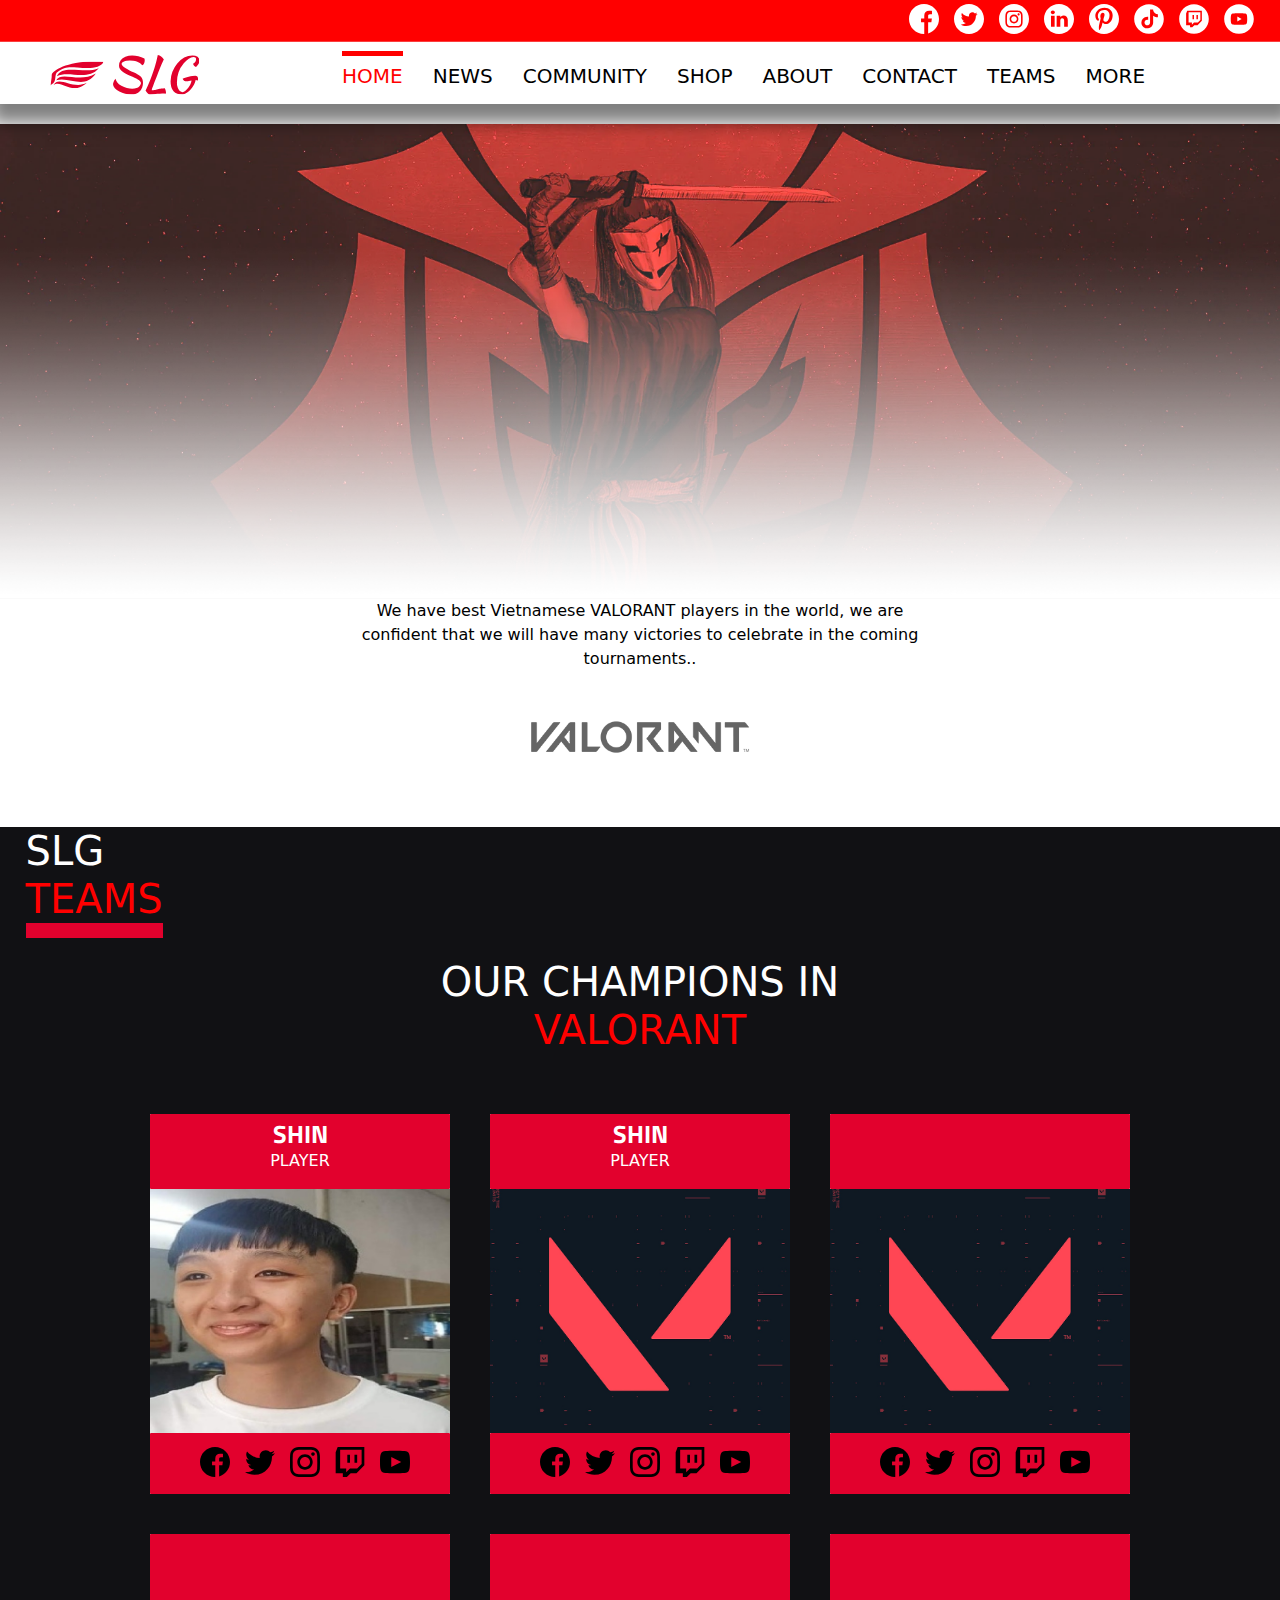
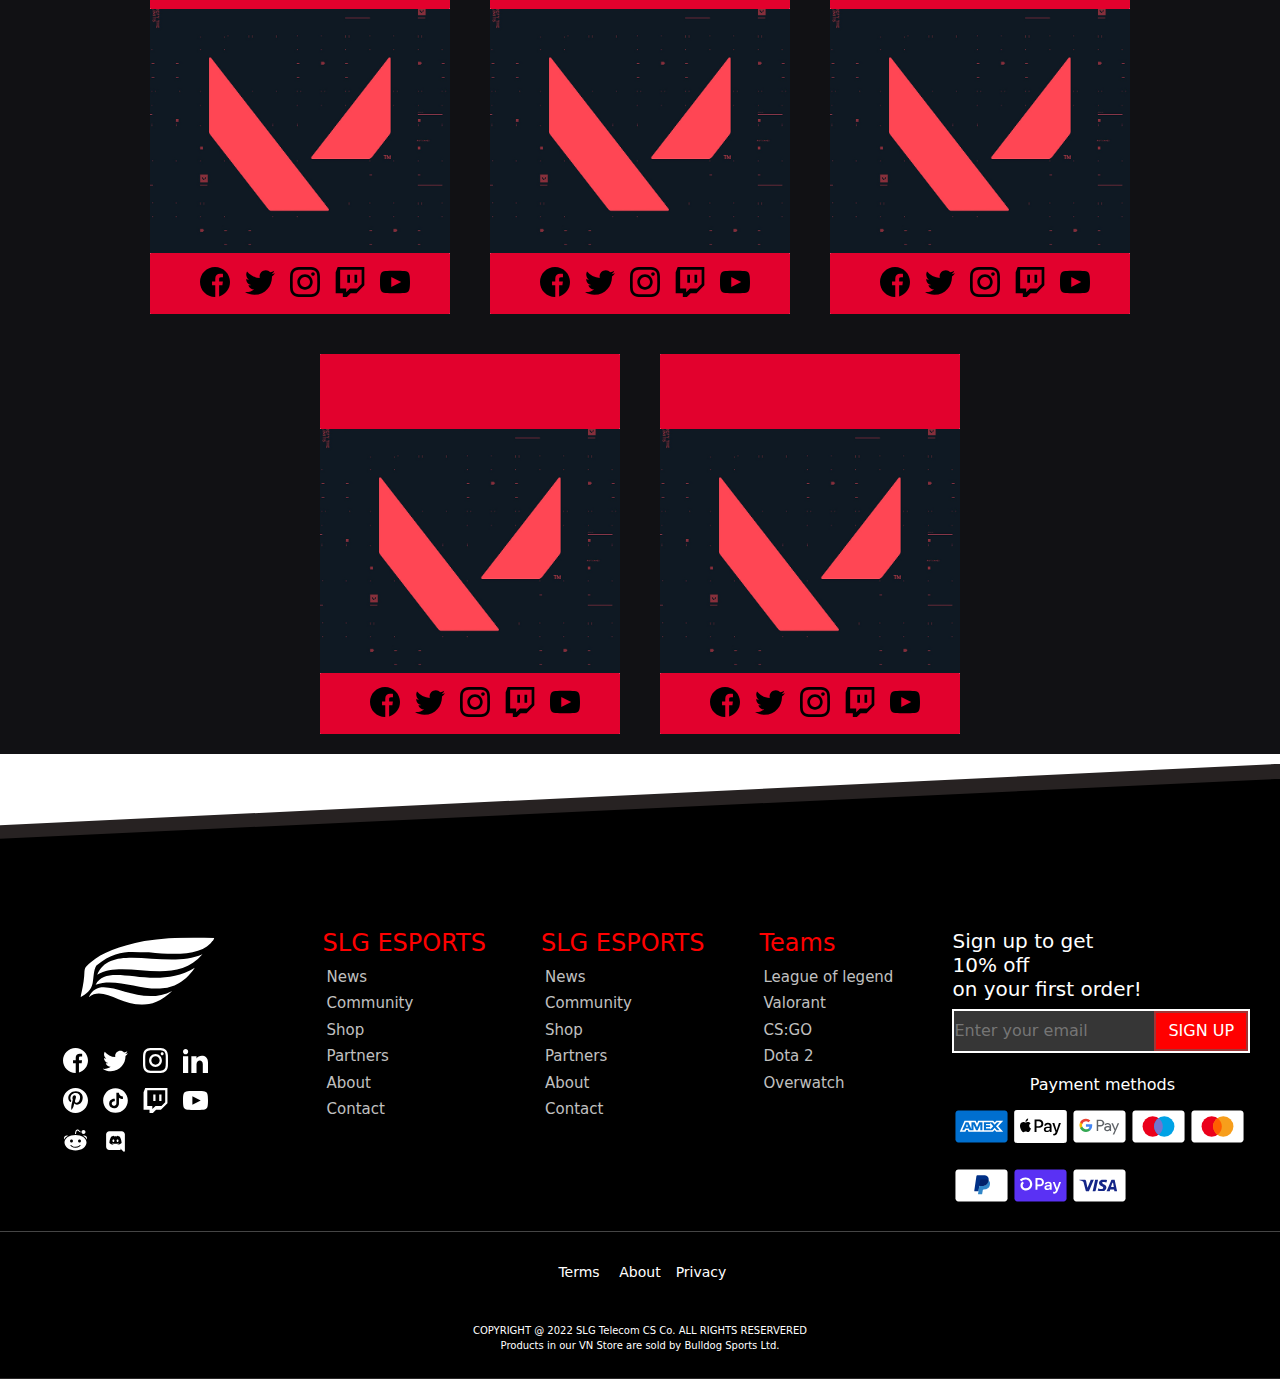
<file: valorant.html>
<!DOCTYPE html>
<html lang="en">
<head>
    <meta charset="UTF-8">

    <link href="https://fonts.googleapis.com/css2?family=Titillium+Web:ital,wght@0,200;0,300;0,400;0,600;0,700;0,900;1,200;1,300;1,400;1,600;1,700&display=swap" rel="stylesheet">


    <link rel="stylesheet" href="assets/css/glitch.css">
    <link rel="stylesheet" href="assets/css/bootstrap.min.css">
    <link rel="stylesheet" href="aos/aos.css" />
    <link rel="stylesheet" href="assets/css/style.css">
    <link rel="stylesheet" href="assets/css/teams.css">
</head>
<body>
    <div class="wrapper">
        <div class="header">
            <div class="header-social">
                <div class="social-icons">
                    <a class="Facebook" title="Facebook" target="_blank">
                        <span>
                            <svg viewBox="0 0 512 512"><path d="m512 256c0-141.4-114.6-256-256-256s-256 114.6-256 256 114.6 256 256 256c1.5 0 3 0 4.5-.1v-199.2h-55v-64.1h55v-47.2c0-54.7 33.4-84.5 82.2-84.5 23.4 0 43.5 1.7 49.3 2.5v57.2h-33.6c-26.5 0-31.7 12.6-31.7 31.1v40.8h63.5l-8.3 64.1h-55.2v189.5c107-30.7 185.3-129.2 185.3-246.1z"></path></svg>
                        </span>
                    </a>
                    <a class="Twitter" title="Twitter" target="_blank">
                        <span>
                            <svg viewBox="0 0 512 512"><path d="m256 0c-141.363281 0-256 114.636719-256 256s114.636719 256 256 256 256-114.636719 256-256-114.636719-256-256-256zm116.886719 199.601562c.113281 2.519532.167969 5.050782.167969 7.59375 0 77.644532-59.101563 167.179688-167.183594 167.183594h.003906-.003906c-33.183594 0-64.0625-9.726562-90.066406-26.394531 4.597656.542969 9.277343.8125 14.015624.8125 27.53125 0 52.867188-9.390625 72.980469-25.152344-25.722656-.476562-47.410156-17.464843-54.894531-40.8125 3.582031.6875 7.265625 1.0625 11.042969 1.0625 5.363281 0 10.558593-.722656 15.496093-2.070312-26.886718-5.382813-47.140624-29.144531-47.140624-57.597657 0-.265624 0-.503906.007812-.75 7.917969 4.402344 16.972656 7.050782 26.613281 7.347657-15.777343-10.527344-26.148437-28.523438-26.148437-48.910157 0-10.765624 2.910156-20.851562 7.957031-29.535156 28.976563 35.554688 72.28125 58.9375 121.117187 61.394532-1.007812-4.304688-1.527343-8.789063-1.527343-13.398438 0-32.4375 26.316406-58.753906 58.765625-58.753906 16.902344 0 32.167968 7.144531 42.890625 18.566406 13.386719-2.640625 25.957031-7.53125 37.3125-14.261719-4.394531 13.714844-13.707031 25.222657-25.839844 32.5 11.886719-1.421875 23.214844-4.574219 33.742187-9.253906-7.863281 11.785156-17.835937 22.136719-29.308593 30.429687zm0 0"></path></svg>
                        </span>
                    </a>
                    <a class="Instagram" title="Instagram" target="_blank">
                        <span>
                            <svg viewBox="0 0 512 512"><path d="m305 256c0 27.0625-21.9375 49-49 49s-49-21.9375-49-49 21.9375-49 49-49 49 21.9375 49 49zm0 0"></path><path d="m370.59375 169.304688c-2.355469-6.382813-6.113281-12.160157-10.996094-16.902344-4.742187-4.882813-10.515625-8.640625-16.902344-10.996094-5.179687-2.011719-12.960937-4.40625-27.292968-5.058594-15.503906-.707031-20.152344-.859375-59.402344-.859375-39.253906 0-43.902344.148438-59.402344.855469-14.332031.65625-22.117187 3.050781-27.292968 5.0625-6.386719 2.355469-12.164063 6.113281-16.902344 10.996094-4.882813 4.742187-8.640625 10.515625-11 16.902344-2.011719 5.179687-4.40625 12.964843-5.058594 27.296874-.707031 15.5-.859375 20.148438-.859375 59.402344 0 39.25.152344 43.898438.859375 59.402344.652344 14.332031 3.046875 22.113281 5.058594 27.292969 2.359375 6.386719 6.113281 12.160156 10.996094 16.902343 4.742187 4.882813 10.515624 8.640626 16.902343 10.996094 5.179688 2.015625 12.964844 4.410156 27.296875 5.0625 15.5.707032 20.144532.855469 59.398438.855469 39.257812 0 43.90625-.148437 59.402344-.855469 14.332031-.652344 22.117187-3.046875 27.296874-5.0625 12.820313-4.945312 22.953126-15.078125 27.898438-27.898437 2.011719-5.179688 4.40625-12.960938 5.0625-27.292969.707031-15.503906.855469-20.152344.855469-59.402344 0-39.253906-.148438-43.902344-.855469-59.402344-.652344-14.332031-3.046875-22.117187-5.0625-27.296874zm-114.59375 162.179687c-41.691406 0-75.488281-33.792969-75.488281-75.484375s33.796875-75.484375 75.488281-75.484375c41.6875 0 75.484375 33.792969 75.484375 75.484375s-33.796875 75.484375-75.484375 75.484375zm78.46875-136.3125c-9.742188 0-17.640625-7.898437-17.640625-17.640625s7.898437-17.640625 17.640625-17.640625 17.640625 7.898437 17.640625 17.640625c-.003906 9.742188-7.898437 17.640625-17.640625 17.640625zm0 0"></path><path d="m256 0c-141.363281 0-256 114.636719-256 256s114.636719 256 256 256 256-114.636719 256-256-114.636719-256-256-256zm146.113281 316.605469c-.710937 15.648437-3.199219 26.332031-6.832031 35.683593-7.636719 19.746094-23.246094 35.355469-42.992188 42.992188-9.347656 3.632812-20.035156 6.117188-35.679687 6.832031-15.675781.714844-20.683594.886719-60.605469.886719-39.925781 0-44.929687-.171875-60.609375-.886719-15.644531-.714843-26.332031-3.199219-35.679687-6.832031-9.8125-3.691406-18.695313-9.476562-26.039063-16.957031-7.476562-7.339844-13.261719-16.226563-16.953125-26.035157-3.632812-9.347656-6.121094-20.035156-6.832031-35.679687-.722656-15.679687-.890625-20.6875-.890625-60.609375s.167969-44.929688.886719-60.605469c.710937-15.648437 3.195312-26.332031 6.828125-35.683593 3.691406-9.808594 9.480468-18.695313 16.960937-26.035157 7.339844-7.480469 16.226563-13.265625 26.035157-16.957031 9.351562-3.632812 20.035156-6.117188 35.683593-6.832031 15.675781-.714844 20.683594-.886719 60.605469-.886719s44.929688.171875 60.605469.890625c15.648437.710937 26.332031 3.195313 35.683593 6.824219 9.808594 3.691406 18.695313 9.480468 26.039063 16.960937 7.476563 7.34375 13.265625 16.226563 16.953125 26.035157 3.636719 9.351562 6.121094 20.035156 6.835938 35.683593.714843 15.675781.882812 20.683594.882812 60.605469s-.167969 44.929688-.886719 60.605469zm0 0"></path></svg>
                        </span>
                    </a>
                    <a class="LinkedIn" title="LinkedIn" target="_blank">
                        <span>
                            <svg viewBox="0 0 512 512"><path d="m256 0c-141.363281 0-256 114.636719-256 256s114.636719 256 256 256 256-114.636719 256-256-114.636719-256-256-256zm-74.390625 387h-62.347656v-187.574219h62.347656zm-31.171875-213.1875h-.40625c-20.921875 0-34.453125-14.402344-34.453125-32.402344 0-18.40625 13.945313-32.410156 35.273437-32.410156 21.328126 0 34.453126 14.003906 34.859376 32.410156 0 18-13.53125 32.402344-35.273438 32.402344zm255.984375 213.1875h-62.339844v-100.347656c0-25.21875-9.027343-42.417969-31.585937-42.417969-17.222656 0-27.480469 11.601563-31.988282 22.800781-1.648437 4.007813-2.050781 9.609375-2.050781 15.214844v104.75h-62.34375s.816407-169.976562 0-187.574219h62.34375v26.558594c8.285157-12.78125 23.109375-30.960937 56.1875-30.960937 41.019531 0 71.777344 26.808593 71.777344 84.421874zm0 0"></path></svg>
                        </span>
                    </a>
                    <a class="Pinterest" title="Pinterest" target="_blank">
                        <span>
                            <svg viewBox="0 0 97.75 97.75" x="0px" y="0px" id="svg-03a7" style="enable-background:new 0 0 97.75 97.75;"><g><path d="M48.875,0C21.883,0,0,21.882,0,48.875S21.883,97.75,48.875,97.75S97.75,75.868,97.75,48.875S75.867,0,48.875,0z    M54.499,65.109c-4.521,0-8.773-2.444-10.229-5.219c0,0-2.432,9.645-2.943,11.506c-1.813,6.58-7.146,13.162-7.561,13.701   c-0.289,0.375-0.928,0.258-0.994-0.24c-0.113-0.838-1.475-9.139,0.127-15.909c0.801-3.4,5.383-22.814,5.383-22.814   s-1.334-2.673-1.334-6.625c0-6.205,3.596-10.837,8.074-10.837c3.807,0,5.645,2.859,5.645,6.286c0,3.828-2.436,9.552-3.693,14.856   c-1.051,4.441,2.225,8.064,6.605,8.064c7.933,0,13.272-10.188,13.272-22.261c0-9.174-6.176-16.044-17.418-16.044   c-12.697,0-20.615,9.471-20.615,20.052c0,3.646,1.078,6.221,2.764,8.21c0.773,0.915,0.883,1.283,0.602,2.333   c-0.203,0.771-0.66,2.625-0.854,3.358c-0.279,1.062-1.137,1.44-2.098,1.049c-5.846-2.387-8.572-8.793-8.572-15.994   c0-11.893,10.029-26.154,29.922-26.154c15.985,0,26.506,11.566,26.506,23.984C77.089,52.839,67.956,65.109,54.499,65.109z"></path></g></svg>
                        </span>
                    </a>
                    <a class="Tiktok" title="Tiktok">
                        <span>
                            <svg viewBox="0 0 256 256" xml:space=preserve xmlns=http://www.w3.org/2000/svg xmlns:xlink=http://www.w3.org/1999/xlink><defs></defs><g style=stroke:none;stroke-width:0;stroke-dasharray:none;stroke-linecap:butt;stroke-linejoin:miter;stroke-miterlimit:10;opacity:1 transform="translate(1.4065934065934016 1.4065934065934016) scale(2.81 2.81)"><path d="M 45 0 C 20.147 0 0 20.147 0 45 c 0 24.853 20.147 45 45 45 s 45 -20.147 45 -45 C 90 20.147 69.853 0 45 0 z M 72.039 33.277 v 6.758 c -3.187 0.001 -6.283 -0.623 -9.203 -1.855 c -1.878 -0.793 -3.627 -1.814 -5.227 -3.048 l 0.048 20.801 c -0.02 4.684 -1.873 9.085 -5.227 12.4 c -2.73 2.698 -6.188 4.414 -9.937 4.97 c -0.881 0.13 -1.777 0.197 -2.684 0.197 c -4.013 0 -7.823 -1.3 -10.939 -3.698 c -0.586 -0.452 -1.147 -0.941 -1.681 -1.468 c -3.635 -3.593 -5.509 -8.462 -5.194 -13.584 c 0.241 -3.899 1.802 -7.618 4.404 -10.532 c 3.443 -3.857 8.26 -5.998 13.41 -5.998 c 0.906 0 1.803 0.068 2.684 0.198 v 2.499 v 6.951 c -0.835 -0.275 -1.727 -0.427 -2.656 -0.427 c -4.705 0 -8.512 3.839 -8.442 8.548 c 0.045 3.013 1.69 5.646 4.118 7.098 c 1.141 0.682 2.453 1.105 3.853 1.182 c 1.097 0.06 2.151 -0.093 3.126 -0.415 c 3.362 -1.111 5.787 -4.268 5.787 -7.992 l 0.011 -13.93 V 16.5 h 9.307 c 0.009 0.922 0.103 1.822 0.276 2.694 c 0.702 3.529 2.692 6.591 5.46 8.678 c 2.414 1.821 5.42 2.9 8.678 2.9 c 0.002 0 0.029 0 0.027 -0.002 V 33.277 z"stroke-linecap=round style=stroke:none;stroke-width:1;stroke-dasharray:none;stroke-linecap:butt;stroke-linejoin:miter;stroke-miterlimit:10;opacity:1 transform=" matrix(1 0 0 1 0 0) "/></g></svg>
                        </span>
                    </a>
                    <a class="Twitch" title="Twitch">
                        <span>
                            <svg height=256 version=1.1 viewBox="0 0 256 256"width=256 xml:space=preserve xmlns=http://www.w3.org/2000/svg xmlns:xlink=http://www.w3.org/1999/xlink><defs></defs><g style=stroke:none;stroke-width:0;stroke-dasharray:none;stroke-linecap:butt;stroke-linejoin:miter;stroke-miterlimit:10;opacity:1 transform="translate(1.4065934065934016 1.4065934065934016) scale(2.81 2.81)"><path d="M 38.657 62.164 L 45 55.821 h 11.94 l 7.463 -7.463 V 24.478 H 28.582 v 31.343 h 10.075 V 62.164 z M 52.463 33.06 h 4.478 v 13.046 h -4.478 V 33.06 z M 40.522 33.06 H 45 v 13.046 h -4.478 V 33.06 z"stroke-linecap=round style=stroke:none;stroke-width:1;stroke-dasharray:none;stroke-linecap:butt;stroke-linejoin:miter;stroke-miterlimit:10;opacity:1 transform=" matrix(1 0 0 1 0 0) "/><path d="M 45 0 C 20.147 0 0 20.147 0 45 c 0 24.853 20.147 45 45 45 s 45 -20.147 45 -45 C 90 20.147 69.853 0 45 0 z M 68.881 50.597 l -13.06 13.06 h -9.702 L 39.776 70 H 33.06 v -6.343 h -11.94 V 28.582 L 24.478 20 h 44.403 V 50.597 z"stroke-linecap=round style=stroke:none;stroke-width:1;stroke-dasharray:none;stroke-linecap:butt;stroke-linejoin:miter;stroke-miterlimit:10;opacity:1 transform=" matrix(1 0 0 1 0 0) "/></g></svg>
                        </span>
                    </a>
                    <a class="Youtube" title="Youtube">
                        <span>
                            <svg height=256 version=1.1 viewBox="0 0 256 256"width=256 xml:space=preserve xmlns=http://www.w3.org/2000/svg xmlns:xlink=http://www.w3.org/1999/xlink><defs></defs><g style=stroke:none;stroke-width:0;stroke-dasharray:none;stroke-linecap:butt;stroke-linejoin:miter;stroke-miterlimit:10;opacity:1 transform="translate(1.4065934065934016 1.4065934065934016) scale(2.81 2.81)"><polygon points="40,52.5 52.99,45 40,37.5 "style=stroke:none;stroke-width:1;stroke-dasharray:none;stroke-linecap:butt;stroke-linejoin:miter;stroke-miterlimit:10;opacity:1 transform=" matrix(1 0 0 1 0 0) "/><path d="M 45 0 C 20.147 0 0 20.147 0 45 c 0 24.853 20.147 45 45 45 c 24.853 0 45 -20.147 45 -45 C 90 20.147 69.853 0 45 0 z M 68.955 57.035 c -0.575 2.151 -2.269 3.845 -4.421 4.42 C 60.635 62.5 45 62.5 45 62.5 s -15.635 0 -19.535 -1.045 c -2.151 -0.575 -3.846 -2.269 -4.421 -4.42 C 20 53.135 20 45 20 45 s 0 -8.135 1.045 -12.035 c 0.575 -2.151 2.269 -3.846 4.421 -4.421 C 29.365 27.5 45 27.5 45 27.5 s 15.635 0 19.535 1.045 c 2.151 0.575 3.846 2.269 4.421 4.421 C 70 36.865 70 45 70 45 S 70 53.135 68.955 57.035 z"stroke-linecap=round style=stroke:none;stroke-width:1;stroke-dasharray:none;stroke-linecap:butt;stroke-linejoin:miter;stroke-miterlimit:10;opacity:1 transform=" matrix(1 0 0 1 0 0) "/></g></svg>
                        </span>
                    </a>
                </div>
            </div>
            <div class="header-nav-bar">
                <div class="nav-bar">
                    <div class="logo-nav">
                        <a href="">
                            <svg xmlns="http://www.w3.org/2000/svg" version="1.1" xmlns:xlink="http://www.w3.org/1999/xlink" xmlns:svgjs="http://svgjs.dev/svgjs" width="1000" height="267" viewBox="0 0 1000 267"><g transform="matrix(1,0,0,1,-0.6060363361179952,-0.4530005063749343)"><svg viewBox="0 0 396 106" data-background-color="#ffffff" preserveAspectRatio="xMidYMid meet" height="267" width="1000" xmlns="http://www.w3.org/2000/svg" xmlns:xlink="http://www.w3.org/1999/xlink"><defs></defs><g id="tight-bounds" transform="matrix(1,0,0,1,0.24000961089737416,0.17984289766195616)"><svg viewBox="0 0 395.5199999999999 105.6403142046761" height="105.6403142046761" width="395.5199999999999"><g><svg viewBox="0 0 683.0184479325376 182.42891243725597" height="105.6403142046761" width="395.5199999999999"><g transform="matrix(1,0,0,1,287.4984479325376,0)"><svg viewBox="0 0 395.52 182.42891243725597" height="182.42891243725597" width="395.52"><g><svg viewBox="0 0 395.52 182.42891243725597" height="182.42891243725597" width="395.52"><g><svg viewBox="0 0 395.52 182.42891243725597" height="182.42891243725597" width="395.52"><g transform="matrix(1,0,0,1,0,0)"><svg width="395.52" viewBox="5.05 -37.3 89.65 41.349999999999994" height="182.42891243725597" data-palette-color="#e2012d"><path d="M37.65-33.7L37.65-33.7Q37.8-32.85 37.88-32.52 37.95-32.2 37.95-31.65L37.95-31.65Q37.95-30 37.23-28.58 36.5-27.15 35.25-26.55L35.25-26.55Q34.25-27.9 32.8-28.88 31.35-29.85 29.63-30.48 27.9-31.1 26.05-31.4 24.2-31.7 22.45-31.7L22.45-31.7Q20.7-31.7 19.18-31.43 17.65-31.15 16.48-30.68 15.3-30.2 14.63-29.5 13.95-28.8 13.95-27.9L13.95-27.9Q14.1-26.8 15.3-25.68 16.5-24.55 18.25-23.48 20-22.4 22.13-21.35 24.25-20.3 26.3-19.35L26.3-19.35Q28.85-18.15 30.7-17.13 32.55-16.1 33.75-14.88 34.95-13.65 35.55-12.1 36.15-10.55 36.15-8.35L36.15-8.35Q36.15-5.8 35.3-3.58 34.45-1.35 32.83 0.3 31.2 1.95 28.9 2.88 26.6 3.8 23.75 3.8L23.75 3.8Q20.95 3.8 17.7 2.95 14.45 2.1 11.63 0.63 8.8-0.85 6.93-2.78 5.05-4.7 5.05-6.85L5.05-6.85Q5.05-7.85 5.63-9.4 6.2-10.95 7.7-12.65L7.7-12.65Q7.85-11.15 9.33-9.1 10.8-7.05 13.75-5.3L13.75-5.3Q16.5-3.7 19.43-2.98 22.35-2.25 24.9-2.25L24.9-2.25Q27.7-2.25 29.45-2.95 31.2-3.65 32.2-4.63 33.2-5.6 33.6-6.6 34-7.6 34.05-8.2L34.05-8.2Q34-9.2 33.13-10.13 32.25-11.05 30.78-11.93 29.3-12.8 27.35-13.7 25.4-14.6 23.3-15.5L23.3-15.5Q20.15-16.9 17.88-18.13 15.6-19.35 14.13-20.63 12.65-21.9 11.98-23.3 11.3-24.7 11.3-26.5L11.3-26.5Q11.3-29.3 13-31.8 14.7-34.3 17.9-35.6L17.9-35.6Q19.5-36.3 21.33-36.6 23.15-36.9 24.9-36.9L24.9-36.9Q28.2-36.9 31.35-36 34.5-35.1 37.65-33.7ZM58.75-2.85L58.75-2.85Q60-0.7 60 1.3L60 1.3Q60 1.75 59.92 2.13 59.85 2.5 59.75 2.9L59.75 2.9Q58.9 2.8 57.97 2.75 57.05 2.7 56.05 2.7L56.05 2.7Q54.85 2.7 53.62 2.78 52.4 2.85 50.9 3 49.4 3.15 47.55 3.4 45.7 3.65 43.25 4.05L43.25 4.05Q42.1 3.65 40.95 2.48 39.8 1.3 38.8-0.35L38.8-0.35Q39.3-1.45 40.05-3.08 40.8-4.7 41.8-7.03 42.8-9.35 44.02-12.48 45.25-15.6 46.65-19.7L46.65-19.7Q47.55-22.4 48.2-24.45 48.85-26.5 49.37-28.43 49.9-30.35 50.4-32.45 50.9-34.55 51.5-37.3L51.5-37.3Q53.5-36.9 54.97-35.83 56.45-34.75 57.8-32.75L57.8-32.75Q57.4-32.1 56.75-30.65 56.1-29.2 55.22-27.13 54.35-25.05 53.3-22.43 52.25-19.8 51.1-16.8L51.1-16.8Q50-13.85 48.95-11.25 47.9-8.65 47.07-6.55 46.25-4.45 45.75-2.95 45.25-1.45 45.25-0.7L45.25-0.7Q46.05-0.75 46.7-0.8 47.35-0.85 48.05-0.98 48.75-1.1 49.57-1.28 50.4-1.45 51.55-1.75L51.55-1.75Q52.55-2 53.4-2.18 54.25-2.35 55.07-2.48 55.9-2.6 56.77-2.68 57.65-2.75 58.75-2.85ZM90.45-15.9L90.45-15.9Q91.75-15.9 92.5-15 93.25-14.1 93.25-12.5L93.25-12.5Q93.25-12.1 93.2-11.68 93.15-11.25 93.05-10.95L93.05-10.95Q92-11.2 90.75-11.25L90.75-11.25Q90.45-9.05 89.15-6.63 87.85-4.2 86-2.08 84.15 0.05 81.95 1.65 79.75 3.25 77.6 3.8L77.6 3.8Q70.9 3.65 67.82 0.33 64.75-3 64.75-10.05L64.75-10.05Q64.75-15.2 66.65-20.03 68.55-24.85 71.7-28.6 74.85-32.35 78.92-34.63 83-36.9 87.4-36.9L87.4-36.9Q90.84-36.9 92.77-35.45 94.7-34 94.7-31.35L94.7-31.35Q94.7-29.6 93.87-28.1 93.05-26.6 91.15-24.85L91.15-24.85Q90-25.2 89.15-26.08 88.3-26.95 88.1-28.1L88.1-28.1Q89.8-29.35 90.5-30.4 91.2-31.45 91.2-32.9L91.2-32.9Q91.2-35.2 88.45-35.2L88.45-35.2Q86.2-35.2 83.62-33.52 81.05-31.85 78.45-28.7L78.45-28.7Q74.75-24.25 73.05-19.53 71.35-14.8 71.35-8.9L71.35-8.9Q71.35-6.7 71.8-4.9 72.25-3.1 73-1.75 73.75-0.4 74.77 0.4 75.8 1.2 77 1.3L77 1.3Q78.6 0.95 80.2-0.33 81.8-1.6 83.12-3.33 84.45-5.05 85.37-7.03 86.3-9 86.5-10.8L86.5-10.8Q85.1-10.5 83.82-10.23 82.55-9.95 81.4-9.95L81.4-9.95Q79.9-9.95 78.77-10.7 77.65-11.45 77.25-12.75L77.25-12.75Q78.15-13.25 79.87-13.8 81.6-14.35 83.55-14.83 85.5-15.3 87.37-15.6 89.25-15.9 90.45-15.9Z" opacity="1" transform="matrix(1,0,0,1,0,0)" fill="#e2012d" class="undefined-text-0" data-fill-palette-color="primary" id="text-0"></path></svg></g></svg></g></svg></g></svg></g><g transform="matrix(1,0,0,1,0,29.95555648593961)"><svg viewBox="0 0 244.43135999999998 122.51779946537675" height="122.51779946537675" width="244.43135999999998"><g><svg xmlns="http://www.w3.org/2000/svg" xmlns:xlink="http://www.w3.org/1999/xlink" xml:space="preserve" style="shape-rendering:geometricPrecision;text-rendering:geometricPrecision;image-rendering:optimizeQuality;" viewBox="0.0000020000000000575113 0.0000027841116459863258 14.727499 7.381952827609914" x="0" y="0" fill-rule="evenodd" clip-rule="evenodd" width="244.43135999999998" height="122.51779946537675" class="icon-icon-0" data-fill-palette-color="accent" id="icon-0"><g fill="#e2012d" data-fill-palette-color="accent"><path class="" d="M1.757 3.091c-0.313 0.444-0.296 1.331-0.417 1.95-0.153 0.784-0.711 1.203-1.34 1.534 0.188-0.771 0.348-1.542 0.412-2.313 0.078-0.953-0.06-0.891 0.767-1.575 1.159-0.961 3.04-1.741 5.848-2.29 2.456-0.406 5.049-0.453 7.701-0.351-0.89 1.809-3.733 1.961-7.203 1.581-1.811 0.02-3.495-0.488-5.768 1.464z m8.33 2.781c-3.895 2.038-7.803-2.284-9.165 0.688 2.104-1.831 5.079 3.183 9.165-0.688z m2.489-2.547c-4.49 2.72-9.502-0.792-10.907 1.859 3.412-1.235 7.765 2.753 10.907-1.859z m0.834-1.478c-3.944 1.761-10.043-1.402-11.565 2.239 3.106-1.808 8.446 1.438 11.565-2.239z" fill="#e2012d" data-fill-palette-color="accent"></path></g></svg></g></svg></g></svg></g></svg><rect width="395.5199999999999" height="105.6403142046761" fill="none" stroke="none" visibility="hidden"></rect></g></svg></g></svg>
                        </a>
                    </div>
                    <div class="nav-container">
                        <div class="nav">
                            <li><a class="home-nav" style="color:red" href="index.html">HOME</a></li>
                            <li><a class="nohome-nav" href="">NEWS</a></li>
                            <li><a class="nohome-nav" href="fanarena.html">COMMUNITY</a></li>
                            <li><a class="nohome-nav" href="">SHOP</a></li>
                            <li><a class="nohome-nav" href="about.html">ABOUT</a></li>
                            <li><a class="nohome-nav" href="">CONTACT</a></li>
                            <li><a class="nohome-nav" href="teams.html">TEAMS</a></li>
                            <li>
                                <a class="nohome-nav" href="">MORE</a>
                            </li>
                        </div>
                    </div>
                </div>
            </div>
        </div>

        <div class="team-info">
            <img class="bg" src="assets/img/bg/valorant.webp" alt="">
            <div class="container">
                <div class="teams__content-wrapper">
                    <p class="teams-description"> We have best Vietnamese VALORANT players in the world, we are confident that we will have many victories to celebrate in the coming tournaments..</p>
                    <div class="team-logo">   
                        <img src="assets/img/icon/valorant.webp" alt="valorant" style="filter: invert(1); display: block; margin-left: auto; margin-right: auto;">
                    </div>
                </div>
            </div>
        </div>

        <div class="container1">

            <!--
                <div class="heading-outline">
                    <span>TEAMS</span> 
                </div>

            -->
            <h1 class="heading">SLG <span style="color: rgb(255,0,0)">TEAMS</span></h1>
            <h1 class="heading2">OUR CHAMPIONS IN <span style="color: rgb(255,0,0)">VALORANT</span></span></h1>
            
            <div class="container">
                <div class="card">
                    <div class="name">
                        <h2>SHIN</h2>
                        <p>PLAYER</p> 
                    </div>
                    <div class="img-container">
                        <img src="assets/img/team/valorant/hy.jpg" alt="">
                        
                    </div>
                    <div class="in4">
                        <div class="social-icons">
                            <a title="Facebook" target="_blank">
                                <span>
                                    <svg viewBox="0 0 512 512"><path d="m512 256c0-141.4-114.6-256-256-256s-256 114.6-256 256 114.6 256 256 256c1.5 0 3 0 4.5-.1v-199.2h-55v-64.1h55v-47.2c0-54.7 33.4-84.5 82.2-84.5 23.4 0 43.5 1.7 49.3 2.5v57.2h-33.6c-26.5 0-31.7 12.6-31.7 31.1v40.8h63.5l-8.3 64.1h-55.2v189.5c107-30.7 185.3-129.2 185.3-246.1z"></path></svg>
                                </span>
                            </a>
                            <a title="Twitter" target="_blank">
                                <span>
                                    <svg height=50 viewBox="0 0 50 50"width=50 x=0px xmlns=http://www.w3.org/2000/svg y=0px><path d="M 50.0625 10.4375 C 48.214844 11.257813 46.234375 11.808594 44.152344 12.058594 C 46.277344 10.785156 47.910156 8.769531 48.675781 6.371094 C 46.691406 7.546875 44.484375 8.402344 42.144531 8.863281 C 40.269531 6.863281 37.597656 5.617188 34.640625 5.617188 C 28.960938 5.617188 24.355469 10.21875 24.355469 15.898438 C 24.355469 16.703125 24.449219 17.488281 24.625 18.242188 C 16.078125 17.8125 8.503906 13.71875 3.429688 7.496094 C 2.542969 9.019531 2.039063 10.785156 2.039063 12.667969 C 2.039063 16.234375 3.851563 19.382813 6.613281 21.230469 C 4.925781 21.175781 3.339844 20.710938 1.953125 19.941406 C 1.953125 19.984375 1.953125 20.027344 1.953125 20.070313 C 1.953125 25.054688 5.5 29.207031 10.199219 30.15625 C 9.339844 30.390625 8.429688 30.515625 7.492188 30.515625 C 6.828125 30.515625 6.183594 30.453125 5.554688 30.328125 C 6.867188 34.410156 10.664063 37.390625 15.160156 37.472656 C 11.644531 40.230469 7.210938 41.871094 2.390625 41.871094 C 1.558594 41.871094 0.742188 41.824219 -0.0585938 41.726563 C 4.488281 44.648438 9.894531 46.347656 15.703125 46.347656 C 34.617188 46.347656 44.960938 30.679688 44.960938 17.09375 C 44.960938 16.648438 44.949219 16.199219 44.933594 15.761719 C 46.941406 14.3125 48.683594 12.5 50.0625 10.4375 Z"></path></svg>
                                </span>
                            </a>
                            <a title="Instagram" target="_blank">
                                <span>
                                    <svg xmlns="http://www.w3.org/2000/svg" width="24" height="24" viewBox="0 0 24 24"><path d="M12 2.163c3.204 0 3.584.012 4.85.07 3.252.148 4.771 1.691 4.919 4.919.058 1.265.069 1.645.069 4.849 0 3.205-.012 3.584-.069 4.849-.149 3.225-1.664 4.771-4.919 4.919-1.266.058-1.644.07-4.85.07-3.204 0-3.584-.012-4.849-.07-3.26-.149-4.771-1.699-4.919-4.92-.058-1.265-.07-1.644-.07-4.849 0-3.204.013-3.583.07-4.849.149-3.227 1.664-4.771 4.919-4.919 1.266-.057 1.645-.069 4.849-.069zm0-2.163c-3.259 0-3.667.014-4.947.072-4.358.2-6.78 2.618-6.98 6.98-.059 1.281-.073 1.689-.073 4.948 0 3.259.014 3.668.072 4.948.2 4.358 2.618 6.78 6.98 6.98 1.281.058 1.689.072 4.948.072 3.259 0 3.668-.014 4.948-.072 4.354-.2 6.782-2.618 6.979-6.98.059-1.28.073-1.689.073-4.948 0-3.259-.014-3.667-.072-4.947-.196-4.354-2.617-6.78-6.979-6.98-1.281-.059-1.69-.073-4.949-.073zm0 5.838c-3.403 0-6.162 2.759-6.162 6.162s2.759 6.163 6.162 6.163 6.162-2.759 6.162-6.163c0-3.403-2.759-6.162-6.162-6.162zm0 10.162c-2.209 0-4-1.79-4-4 0-2.209 1.791-4 4-4s4 1.791 4 4c0 2.21-1.791 4-4 4zm6.406-11.845c-.796 0-1.441.645-1.441 1.44s.645 1.44 1.441 1.44c.795 0 1.439-.645 1.439-1.44s-.644-1.44-1.439-1.44z"/></svg>
                                </span>
                            </a>
                            <a title="Twitch">
                                <span>
                                    <svg xmlns="http://www.w3.org/2000/svg" width="24" height="24" viewBox="0 0 24 24"><path d="M2.149 0l-1.612 4.119v16.836h5.731v3.045h3.224l3.045-3.045h4.657l6.269-6.269v-14.686h-21.314zm19.164 13.612l-3.582 3.582h-5.731l-3.045 3.045v-3.045h-4.836v-15.045h17.194v11.463zm-3.582-7.343v6.262h-2.149v-6.262h2.149zm-5.731 0v6.262h-2.149v-6.262h2.149z" fill-rule="evenodd" clip-rule="evenodd"/></svg>
                                </span>
                            </a>
                            <a title="Youtube">
                                <span>
                                    <svg xmlns="http://www.w3.org/2000/svg" width="24" height="24" viewBox="0 0 24 24"><path d="M19.615 3.184c-3.604-.246-11.631-.245-15.23 0-3.897.266-4.356 2.62-4.385 8.816.029 6.185.484 8.549 4.385 8.816 3.6.245 11.626.246 15.23 0 3.897-.266 4.356-2.62 4.385-8.816-.029-6.185-.484-8.549-4.385-8.816zm-10.615 12.816v-8l8 3.993-8 4.007z"/></svg>
                                </span>
                            </a>
                        </div>
                    </div>
                </div>
                <div class="card">
                    <div class="name">
                        <h2>SHIN</h2>
                        <p>PLAYER</p> 
                    </div>
                    <div class="img-container">
                        <img src="assets/img/team/valorant/unknow.jpg" alt="">
                        
                    </div>
                    <div class="in4">
                        <div class="social-icons">
                            <a title="Facebook" target="_blank">
                                <span>
                                    <svg viewBox="0 0 512 512"><path d="m512 256c0-141.4-114.6-256-256-256s-256 114.6-256 256 114.6 256 256 256c1.5 0 3 0 4.5-.1v-199.2h-55v-64.1h55v-47.2c0-54.7 33.4-84.5 82.2-84.5 23.4 0 43.5 1.7 49.3 2.5v57.2h-33.6c-26.5 0-31.7 12.6-31.7 31.1v40.8h63.5l-8.3 64.1h-55.2v189.5c107-30.7 185.3-129.2 185.3-246.1z"></path></svg>
                                </span>
                            </a>
                            <a title="Twitter" target="_blank">
                                <span>
                                    <svg height=50 viewBox="0 0 50 50"width=50 x=0px xmlns=http://www.w3.org/2000/svg y=0px><path d="M 50.0625 10.4375 C 48.214844 11.257813 46.234375 11.808594 44.152344 12.058594 C 46.277344 10.785156 47.910156 8.769531 48.675781 6.371094 C 46.691406 7.546875 44.484375 8.402344 42.144531 8.863281 C 40.269531 6.863281 37.597656 5.617188 34.640625 5.617188 C 28.960938 5.617188 24.355469 10.21875 24.355469 15.898438 C 24.355469 16.703125 24.449219 17.488281 24.625 18.242188 C 16.078125 17.8125 8.503906 13.71875 3.429688 7.496094 C 2.542969 9.019531 2.039063 10.785156 2.039063 12.667969 C 2.039063 16.234375 3.851563 19.382813 6.613281 21.230469 C 4.925781 21.175781 3.339844 20.710938 1.953125 19.941406 C 1.953125 19.984375 1.953125 20.027344 1.953125 20.070313 C 1.953125 25.054688 5.5 29.207031 10.199219 30.15625 C 9.339844 30.390625 8.429688 30.515625 7.492188 30.515625 C 6.828125 30.515625 6.183594 30.453125 5.554688 30.328125 C 6.867188 34.410156 10.664063 37.390625 15.160156 37.472656 C 11.644531 40.230469 7.210938 41.871094 2.390625 41.871094 C 1.558594 41.871094 0.742188 41.824219 -0.0585938 41.726563 C 4.488281 44.648438 9.894531 46.347656 15.703125 46.347656 C 34.617188 46.347656 44.960938 30.679688 44.960938 17.09375 C 44.960938 16.648438 44.949219 16.199219 44.933594 15.761719 C 46.941406 14.3125 48.683594 12.5 50.0625 10.4375 Z"></path></svg>
                                </span>
                            </a>
                            <a title="Instagram" target="_blank">
                                <span>
                                    <svg xmlns="http://www.w3.org/2000/svg" width="24" height="24" viewBox="0 0 24 24"><path d="M12 2.163c3.204 0 3.584.012 4.85.07 3.252.148 4.771 1.691 4.919 4.919.058 1.265.069 1.645.069 4.849 0 3.205-.012 3.584-.069 4.849-.149 3.225-1.664 4.771-4.919 4.919-1.266.058-1.644.07-4.85.07-3.204 0-3.584-.012-4.849-.07-3.26-.149-4.771-1.699-4.919-4.92-.058-1.265-.07-1.644-.07-4.849 0-3.204.013-3.583.07-4.849.149-3.227 1.664-4.771 4.919-4.919 1.266-.057 1.645-.069 4.849-.069zm0-2.163c-3.259 0-3.667.014-4.947.072-4.358.2-6.78 2.618-6.98 6.98-.059 1.281-.073 1.689-.073 4.948 0 3.259.014 3.668.072 4.948.2 4.358 2.618 6.78 6.98 6.98 1.281.058 1.689.072 4.948.072 3.259 0 3.668-.014 4.948-.072 4.354-.2 6.782-2.618 6.979-6.98.059-1.28.073-1.689.073-4.948 0-3.259-.014-3.667-.072-4.947-.196-4.354-2.617-6.78-6.979-6.98-1.281-.059-1.69-.073-4.949-.073zm0 5.838c-3.403 0-6.162 2.759-6.162 6.162s2.759 6.163 6.162 6.163 6.162-2.759 6.162-6.163c0-3.403-2.759-6.162-6.162-6.162zm0 10.162c-2.209 0-4-1.79-4-4 0-2.209 1.791-4 4-4s4 1.791 4 4c0 2.21-1.791 4-4 4zm6.406-11.845c-.796 0-1.441.645-1.441 1.44s.645 1.44 1.441 1.44c.795 0 1.439-.645 1.439-1.44s-.644-1.44-1.439-1.44z"/></svg>
                                </span>
                            </a>
                            <a title="Twitch">
                                <span>
                                    <svg xmlns="http://www.w3.org/2000/svg" width="24" height="24" viewBox="0 0 24 24"><path d="M2.149 0l-1.612 4.119v16.836h5.731v3.045h3.224l3.045-3.045h4.657l6.269-6.269v-14.686h-21.314zm19.164 13.612l-3.582 3.582h-5.731l-3.045 3.045v-3.045h-4.836v-15.045h17.194v11.463zm-3.582-7.343v6.262h-2.149v-6.262h2.149zm-5.731 0v6.262h-2.149v-6.262h2.149z" fill-rule="evenodd" clip-rule="evenodd"/></svg>
                                </span>
                            </a>
                            <a title="Youtube">
                                <span>
                                    <svg xmlns="http://www.w3.org/2000/svg" width="24" height="24" viewBox="0 0 24 24"><path d="M19.615 3.184c-3.604-.246-11.631-.245-15.23 0-3.897.266-4.356 2.62-4.385 8.816.029 6.185.484 8.549 4.385 8.816 3.6.245 11.626.246 15.23 0 3.897-.266 4.356-2.62 4.385-8.816-.029-6.185-.484-8.549-4.385-8.816zm-10.615 12.816v-8l8 3.993-8 4.007z"/></svg>
                                </span>
                            </a>
                        </div>
                    </div>
                </div>
                <div class="card">
                    <div class="name">
                        
                    </div>
                    <div class="img-container">
                        <img src="assets/img/team/valorant/unknow.jpg" alt="">
                        
                    </div>
                    <div class="in4">
                        <div class="social-icons">
                            <a title="Facebook" target="_blank">
                                <span>
                                    <svg viewBox="0 0 512 512"><path d="m512 256c0-141.4-114.6-256-256-256s-256 114.6-256 256 114.6 256 256 256c1.5 0 3 0 4.5-.1v-199.2h-55v-64.1h55v-47.2c0-54.7 33.4-84.5 82.2-84.5 23.4 0 43.5 1.7 49.3 2.5v57.2h-33.6c-26.5 0-31.7 12.6-31.7 31.1v40.8h63.5l-8.3 64.1h-55.2v189.5c107-30.7 185.3-129.2 185.3-246.1z"></path></svg>
                                </span>
                            </a>
                            <a title="Twitter" target="_blank">
                                <span>
                                    <svg height=50 viewBox="0 0 50 50"width=50 x=0px xmlns=http://www.w3.org/2000/svg y=0px><path d="M 50.0625 10.4375 C 48.214844 11.257813 46.234375 11.808594 44.152344 12.058594 C 46.277344 10.785156 47.910156 8.769531 48.675781 6.371094 C 46.691406 7.546875 44.484375 8.402344 42.144531 8.863281 C 40.269531 6.863281 37.597656 5.617188 34.640625 5.617188 C 28.960938 5.617188 24.355469 10.21875 24.355469 15.898438 C 24.355469 16.703125 24.449219 17.488281 24.625 18.242188 C 16.078125 17.8125 8.503906 13.71875 3.429688 7.496094 C 2.542969 9.019531 2.039063 10.785156 2.039063 12.667969 C 2.039063 16.234375 3.851563 19.382813 6.613281 21.230469 C 4.925781 21.175781 3.339844 20.710938 1.953125 19.941406 C 1.953125 19.984375 1.953125 20.027344 1.953125 20.070313 C 1.953125 25.054688 5.5 29.207031 10.199219 30.15625 C 9.339844 30.390625 8.429688 30.515625 7.492188 30.515625 C 6.828125 30.515625 6.183594 30.453125 5.554688 30.328125 C 6.867188 34.410156 10.664063 37.390625 15.160156 37.472656 C 11.644531 40.230469 7.210938 41.871094 2.390625 41.871094 C 1.558594 41.871094 0.742188 41.824219 -0.0585938 41.726563 C 4.488281 44.648438 9.894531 46.347656 15.703125 46.347656 C 34.617188 46.347656 44.960938 30.679688 44.960938 17.09375 C 44.960938 16.648438 44.949219 16.199219 44.933594 15.761719 C 46.941406 14.3125 48.683594 12.5 50.0625 10.4375 Z"></path></svg>
                                </span>
                            </a>
                            <a title="Instagram" target="_blank">
                                <span>
                                    <svg xmlns="http://www.w3.org/2000/svg" width="24" height="24" viewBox="0 0 24 24"><path d="M12 2.163c3.204 0 3.584.012 4.85.07 3.252.148 4.771 1.691 4.919 4.919.058 1.265.069 1.645.069 4.849 0 3.205-.012 3.584-.069 4.849-.149 3.225-1.664 4.771-4.919 4.919-1.266.058-1.644.07-4.85.07-3.204 0-3.584-.012-4.849-.07-3.26-.149-4.771-1.699-4.919-4.92-.058-1.265-.07-1.644-.07-4.849 0-3.204.013-3.583.07-4.849.149-3.227 1.664-4.771 4.919-4.919 1.266-.057 1.645-.069 4.849-.069zm0-2.163c-3.259 0-3.667.014-4.947.072-4.358.2-6.78 2.618-6.98 6.98-.059 1.281-.073 1.689-.073 4.948 0 3.259.014 3.668.072 4.948.2 4.358 2.618 6.78 6.98 6.98 1.281.058 1.689.072 4.948.072 3.259 0 3.668-.014 4.948-.072 4.354-.2 6.782-2.618 6.979-6.98.059-1.28.073-1.689.073-4.948 0-3.259-.014-3.667-.072-4.947-.196-4.354-2.617-6.78-6.979-6.98-1.281-.059-1.69-.073-4.949-.073zm0 5.838c-3.403 0-6.162 2.759-6.162 6.162s2.759 6.163 6.162 6.163 6.162-2.759 6.162-6.163c0-3.403-2.759-6.162-6.162-6.162zm0 10.162c-2.209 0-4-1.79-4-4 0-2.209 1.791-4 4-4s4 1.791 4 4c0 2.21-1.791 4-4 4zm6.406-11.845c-.796 0-1.441.645-1.441 1.44s.645 1.44 1.441 1.44c.795 0 1.439-.645 1.439-1.44s-.644-1.44-1.439-1.44z"/></svg>
                                </span>
                            </a>
                            <a title="Twitch">
                                <span>
                                    <svg xmlns="http://www.w3.org/2000/svg" width="24" height="24" viewBox="0 0 24 24"><path d="M2.149 0l-1.612 4.119v16.836h5.731v3.045h3.224l3.045-3.045h4.657l6.269-6.269v-14.686h-21.314zm19.164 13.612l-3.582 3.582h-5.731l-3.045 3.045v-3.045h-4.836v-15.045h17.194v11.463zm-3.582-7.343v6.262h-2.149v-6.262h2.149zm-5.731 0v6.262h-2.149v-6.262h2.149z" fill-rule="evenodd" clip-rule="evenodd"/></svg>
                                </span>
                            </a>
                            <a title="Youtube">
                                <span>
                                    <svg xmlns="http://www.w3.org/2000/svg" width="24" height="24" viewBox="0 0 24 24"><path d="M19.615 3.184c-3.604-.246-11.631-.245-15.23 0-3.897.266-4.356 2.62-4.385 8.816.029 6.185.484 8.549 4.385 8.816 3.6.245 11.626.246 15.23 0 3.897-.266 4.356-2.62 4.385-8.816-.029-6.185-.484-8.549-4.385-8.816zm-10.615 12.816v-8l8 3.993-8 4.007z"/></svg>
                                </span>
                            </a>
                        </div>
                    </div>
                </div>
                <div class="card">
                    <div class="name">
                        
                    </div>
                    <div class="img-container">
                        <img src="assets/img/team/valorant/unknow.jpg" alt="">
                        
                    </div>
                    <div class="in4">
                        <div class="social-icons">
                            <a title="Facebook" target="_blank">
                                <span>
                                    <svg viewBox="0 0 512 512"><path d="m512 256c0-141.4-114.6-256-256-256s-256 114.6-256 256 114.6 256 256 256c1.5 0 3 0 4.5-.1v-199.2h-55v-64.1h55v-47.2c0-54.7 33.4-84.5 82.2-84.5 23.4 0 43.5 1.7 49.3 2.5v57.2h-33.6c-26.5 0-31.7 12.6-31.7 31.1v40.8h63.5l-8.3 64.1h-55.2v189.5c107-30.7 185.3-129.2 185.3-246.1z"></path></svg>
                                </span>
                            </a>
                            <a title="Twitter" target="_blank">
                                <span>
                                    <svg height=50 viewBox="0 0 50 50"width=50 x=0px xmlns=http://www.w3.org/2000/svg y=0px><path d="M 50.0625 10.4375 C 48.214844 11.257813 46.234375 11.808594 44.152344 12.058594 C 46.277344 10.785156 47.910156 8.769531 48.675781 6.371094 C 46.691406 7.546875 44.484375 8.402344 42.144531 8.863281 C 40.269531 6.863281 37.597656 5.617188 34.640625 5.617188 C 28.960938 5.617188 24.355469 10.21875 24.355469 15.898438 C 24.355469 16.703125 24.449219 17.488281 24.625 18.242188 C 16.078125 17.8125 8.503906 13.71875 3.429688 7.496094 C 2.542969 9.019531 2.039063 10.785156 2.039063 12.667969 C 2.039063 16.234375 3.851563 19.382813 6.613281 21.230469 C 4.925781 21.175781 3.339844 20.710938 1.953125 19.941406 C 1.953125 19.984375 1.953125 20.027344 1.953125 20.070313 C 1.953125 25.054688 5.5 29.207031 10.199219 30.15625 C 9.339844 30.390625 8.429688 30.515625 7.492188 30.515625 C 6.828125 30.515625 6.183594 30.453125 5.554688 30.328125 C 6.867188 34.410156 10.664063 37.390625 15.160156 37.472656 C 11.644531 40.230469 7.210938 41.871094 2.390625 41.871094 C 1.558594 41.871094 0.742188 41.824219 -0.0585938 41.726563 C 4.488281 44.648438 9.894531 46.347656 15.703125 46.347656 C 34.617188 46.347656 44.960938 30.679688 44.960938 17.09375 C 44.960938 16.648438 44.949219 16.199219 44.933594 15.761719 C 46.941406 14.3125 48.683594 12.5 50.0625 10.4375 Z"></path></svg>
                                </span>
                            </a>
                            <a title="Instagram" target="_blank">
                                <span>
                                    <svg xmlns="http://www.w3.org/2000/svg" width="24" height="24" viewBox="0 0 24 24"><path d="M12 2.163c3.204 0 3.584.012 4.85.07 3.252.148 4.771 1.691 4.919 4.919.058 1.265.069 1.645.069 4.849 0 3.205-.012 3.584-.069 4.849-.149 3.225-1.664 4.771-4.919 4.919-1.266.058-1.644.07-4.85.07-3.204 0-3.584-.012-4.849-.07-3.26-.149-4.771-1.699-4.919-4.92-.058-1.265-.07-1.644-.07-4.849 0-3.204.013-3.583.07-4.849.149-3.227 1.664-4.771 4.919-4.919 1.266-.057 1.645-.069 4.849-.069zm0-2.163c-3.259 0-3.667.014-4.947.072-4.358.2-6.78 2.618-6.98 6.98-.059 1.281-.073 1.689-.073 4.948 0 3.259.014 3.668.072 4.948.2 4.358 2.618 6.78 6.98 6.98 1.281.058 1.689.072 4.948.072 3.259 0 3.668-.014 4.948-.072 4.354-.2 6.782-2.618 6.979-6.98.059-1.28.073-1.689.073-4.948 0-3.259-.014-3.667-.072-4.947-.196-4.354-2.617-6.78-6.979-6.98-1.281-.059-1.69-.073-4.949-.073zm0 5.838c-3.403 0-6.162 2.759-6.162 6.162s2.759 6.163 6.162 6.163 6.162-2.759 6.162-6.163c0-3.403-2.759-6.162-6.162-6.162zm0 10.162c-2.209 0-4-1.79-4-4 0-2.209 1.791-4 4-4s4 1.791 4 4c0 2.21-1.791 4-4 4zm6.406-11.845c-.796 0-1.441.645-1.441 1.44s.645 1.44 1.441 1.44c.795 0 1.439-.645 1.439-1.44s-.644-1.44-1.439-1.44z"/></svg>
                                </span>
                            </a>
                            <a title="Twitch">
                                <span>
                                    <svg xmlns="http://www.w3.org/2000/svg" width="24" height="24" viewBox="0 0 24 24"><path d="M2.149 0l-1.612 4.119v16.836h5.731v3.045h3.224l3.045-3.045h4.657l6.269-6.269v-14.686h-21.314zm19.164 13.612l-3.582 3.582h-5.731l-3.045 3.045v-3.045h-4.836v-15.045h17.194v11.463zm-3.582-7.343v6.262h-2.149v-6.262h2.149zm-5.731 0v6.262h-2.149v-6.262h2.149z" fill-rule="evenodd" clip-rule="evenodd"/></svg>
                                </span>
                            </a>
                            <a title="Youtube">
                                <span>
                                    <svg xmlns="http://www.w3.org/2000/svg" width="24" height="24" viewBox="0 0 24 24"><path d="M19.615 3.184c-3.604-.246-11.631-.245-15.23 0-3.897.266-4.356 2.62-4.385 8.816.029 6.185.484 8.549 4.385 8.816 3.6.245 11.626.246 15.23 0 3.897-.266 4.356-2.62 4.385-8.816-.029-6.185-.484-8.549-4.385-8.816zm-10.615 12.816v-8l8 3.993-8 4.007z"/></svg>
                                </span>
                            </a>
                        </div>
                    </div>
                </div>
                <div class="card">
                    <div class="name">
                        
                    </div>
                    <div class="img-container">
                        <img src="assets/img/team/valorant/unknow.jpg" alt="">
                        
                    </div>
                    <div class="in4">
                        <div class="social-icons">
                            <a title="Facebook" target="_blank">
                                <span>
                                    <svg viewBox="0 0 512 512"><path d="m512 256c0-141.4-114.6-256-256-256s-256 114.6-256 256 114.6 256 256 256c1.5 0 3 0 4.5-.1v-199.2h-55v-64.1h55v-47.2c0-54.7 33.4-84.5 82.2-84.5 23.4 0 43.5 1.7 49.3 2.5v57.2h-33.6c-26.5 0-31.7 12.6-31.7 31.1v40.8h63.5l-8.3 64.1h-55.2v189.5c107-30.7 185.3-129.2 185.3-246.1z"></path></svg>
                                </span>
                            </a>
                            <a title="Twitter" target="_blank">
                                <span>
                                    <svg height=50 viewBox="0 0 50 50"width=50 x=0px xmlns=http://www.w3.org/2000/svg y=0px><path d="M 50.0625 10.4375 C 48.214844 11.257813 46.234375 11.808594 44.152344 12.058594 C 46.277344 10.785156 47.910156 8.769531 48.675781 6.371094 C 46.691406 7.546875 44.484375 8.402344 42.144531 8.863281 C 40.269531 6.863281 37.597656 5.617188 34.640625 5.617188 C 28.960938 5.617188 24.355469 10.21875 24.355469 15.898438 C 24.355469 16.703125 24.449219 17.488281 24.625 18.242188 C 16.078125 17.8125 8.503906 13.71875 3.429688 7.496094 C 2.542969 9.019531 2.039063 10.785156 2.039063 12.667969 C 2.039063 16.234375 3.851563 19.382813 6.613281 21.230469 C 4.925781 21.175781 3.339844 20.710938 1.953125 19.941406 C 1.953125 19.984375 1.953125 20.027344 1.953125 20.070313 C 1.953125 25.054688 5.5 29.207031 10.199219 30.15625 C 9.339844 30.390625 8.429688 30.515625 7.492188 30.515625 C 6.828125 30.515625 6.183594 30.453125 5.554688 30.328125 C 6.867188 34.410156 10.664063 37.390625 15.160156 37.472656 C 11.644531 40.230469 7.210938 41.871094 2.390625 41.871094 C 1.558594 41.871094 0.742188 41.824219 -0.0585938 41.726563 C 4.488281 44.648438 9.894531 46.347656 15.703125 46.347656 C 34.617188 46.347656 44.960938 30.679688 44.960938 17.09375 C 44.960938 16.648438 44.949219 16.199219 44.933594 15.761719 C 46.941406 14.3125 48.683594 12.5 50.0625 10.4375 Z"></path></svg>
                                </span>
                            </a>
                            <a title="Instagram" target="_blank">
                                <span>
                                    <svg xmlns="http://www.w3.org/2000/svg" width="24" height="24" viewBox="0 0 24 24"><path d="M12 2.163c3.204 0 3.584.012 4.85.07 3.252.148 4.771 1.691 4.919 4.919.058 1.265.069 1.645.069 4.849 0 3.205-.012 3.584-.069 4.849-.149 3.225-1.664 4.771-4.919 4.919-1.266.058-1.644.07-4.85.07-3.204 0-3.584-.012-4.849-.07-3.26-.149-4.771-1.699-4.919-4.92-.058-1.265-.07-1.644-.07-4.849 0-3.204.013-3.583.07-4.849.149-3.227 1.664-4.771 4.919-4.919 1.266-.057 1.645-.069 4.849-.069zm0-2.163c-3.259 0-3.667.014-4.947.072-4.358.2-6.78 2.618-6.98 6.98-.059 1.281-.073 1.689-.073 4.948 0 3.259.014 3.668.072 4.948.2 4.358 2.618 6.78 6.98 6.98 1.281.058 1.689.072 4.948.072 3.259 0 3.668-.014 4.948-.072 4.354-.2 6.782-2.618 6.979-6.98.059-1.28.073-1.689.073-4.948 0-3.259-.014-3.667-.072-4.947-.196-4.354-2.617-6.78-6.979-6.98-1.281-.059-1.69-.073-4.949-.073zm0 5.838c-3.403 0-6.162 2.759-6.162 6.162s2.759 6.163 6.162 6.163 6.162-2.759 6.162-6.163c0-3.403-2.759-6.162-6.162-6.162zm0 10.162c-2.209 0-4-1.79-4-4 0-2.209 1.791-4 4-4s4 1.791 4 4c0 2.21-1.791 4-4 4zm6.406-11.845c-.796 0-1.441.645-1.441 1.44s.645 1.44 1.441 1.44c.795 0 1.439-.645 1.439-1.44s-.644-1.44-1.439-1.44z"/></svg>
                                </span>
                            </a>
                            <a title="Twitch">
                                <span>
                                    <svg xmlns="http://www.w3.org/2000/svg" width="24" height="24" viewBox="0 0 24 24"><path d="M2.149 0l-1.612 4.119v16.836h5.731v3.045h3.224l3.045-3.045h4.657l6.269-6.269v-14.686h-21.314zm19.164 13.612l-3.582 3.582h-5.731l-3.045 3.045v-3.045h-4.836v-15.045h17.194v11.463zm-3.582-7.343v6.262h-2.149v-6.262h2.149zm-5.731 0v6.262h-2.149v-6.262h2.149z" fill-rule="evenodd" clip-rule="evenodd"/></svg>
                                </span>
                            </a>
                            <a title="Youtube">
                                <span>
                                    <svg xmlns="http://www.w3.org/2000/svg" width="24" height="24" viewBox="0 0 24 24"><path d="M19.615 3.184c-3.604-.246-11.631-.245-15.23 0-3.897.266-4.356 2.62-4.385 8.816.029 6.185.484 8.549 4.385 8.816 3.6.245 11.626.246 15.23 0 3.897-.266 4.356-2.62 4.385-8.816-.029-6.185-.484-8.549-4.385-8.816zm-10.615 12.816v-8l8 3.993-8 4.007z"/></svg>
                                </span>
                            </a>
                        </div>
                    </div>
                </div>

                <div class="card">
                    <div class="name">
                      
                    </div>
                    <div class="img-container">
                        <img src="assets/img/team/valorant/unknow.jpg" alt="">
                        
                    </div>
                    <div class="in4">
                        <div class="social-icons">
                            <a title="Facebook" target="_blank">
                                <span>
                                    <svg viewBox="0 0 512 512"><path d="m512 256c0-141.4-114.6-256-256-256s-256 114.6-256 256 114.6 256 256 256c1.5 0 3 0 4.5-.1v-199.2h-55v-64.1h55v-47.2c0-54.7 33.4-84.5 82.2-84.5 23.4 0 43.5 1.7 49.3 2.5v57.2h-33.6c-26.5 0-31.7 12.6-31.7 31.1v40.8h63.5l-8.3 64.1h-55.2v189.5c107-30.7 185.3-129.2 185.3-246.1z"></path></svg>
                                </span>
                            </a>
                            <a title="Twitter" target="_blank">
                                <span>
                                    <svg height=50 viewBox="0 0 50 50"width=50 x=0px xmlns=http://www.w3.org/2000/svg y=0px><path d="M 50.0625 10.4375 C 48.214844 11.257813 46.234375 11.808594 44.152344 12.058594 C 46.277344 10.785156 47.910156 8.769531 48.675781 6.371094 C 46.691406 7.546875 44.484375 8.402344 42.144531 8.863281 C 40.269531 6.863281 37.597656 5.617188 34.640625 5.617188 C 28.960938 5.617188 24.355469 10.21875 24.355469 15.898438 C 24.355469 16.703125 24.449219 17.488281 24.625 18.242188 C 16.078125 17.8125 8.503906 13.71875 3.429688 7.496094 C 2.542969 9.019531 2.039063 10.785156 2.039063 12.667969 C 2.039063 16.234375 3.851563 19.382813 6.613281 21.230469 C 4.925781 21.175781 3.339844 20.710938 1.953125 19.941406 C 1.953125 19.984375 1.953125 20.027344 1.953125 20.070313 C 1.953125 25.054688 5.5 29.207031 10.199219 30.15625 C 9.339844 30.390625 8.429688 30.515625 7.492188 30.515625 C 6.828125 30.515625 6.183594 30.453125 5.554688 30.328125 C 6.867188 34.410156 10.664063 37.390625 15.160156 37.472656 C 11.644531 40.230469 7.210938 41.871094 2.390625 41.871094 C 1.558594 41.871094 0.742188 41.824219 -0.0585938 41.726563 C 4.488281 44.648438 9.894531 46.347656 15.703125 46.347656 C 34.617188 46.347656 44.960938 30.679688 44.960938 17.09375 C 44.960938 16.648438 44.949219 16.199219 44.933594 15.761719 C 46.941406 14.3125 48.683594 12.5 50.0625 10.4375 Z"></path></svg>
                                </span>
                            </a>
                            <a title="Instagram" target="_blank">
                                <span>
                                    <svg xmlns="http://www.w3.org/2000/svg" width="24" height="24" viewBox="0 0 24 24"><path d="M12 2.163c3.204 0 3.584.012 4.85.07 3.252.148 4.771 1.691 4.919 4.919.058 1.265.069 1.645.069 4.849 0 3.205-.012 3.584-.069 4.849-.149 3.225-1.664 4.771-4.919 4.919-1.266.058-1.644.07-4.85.07-3.204 0-3.584-.012-4.849-.07-3.26-.149-4.771-1.699-4.919-4.92-.058-1.265-.07-1.644-.07-4.849 0-3.204.013-3.583.07-4.849.149-3.227 1.664-4.771 4.919-4.919 1.266-.057 1.645-.069 4.849-.069zm0-2.163c-3.259 0-3.667.014-4.947.072-4.358.2-6.78 2.618-6.98 6.98-.059 1.281-.073 1.689-.073 4.948 0 3.259.014 3.668.072 4.948.2 4.358 2.618 6.78 6.98 6.98 1.281.058 1.689.072 4.948.072 3.259 0 3.668-.014 4.948-.072 4.354-.2 6.782-2.618 6.979-6.98.059-1.28.073-1.689.073-4.948 0-3.259-.014-3.667-.072-4.947-.196-4.354-2.617-6.78-6.979-6.98-1.281-.059-1.69-.073-4.949-.073zm0 5.838c-3.403 0-6.162 2.759-6.162 6.162s2.759 6.163 6.162 6.163 6.162-2.759 6.162-6.163c0-3.403-2.759-6.162-6.162-6.162zm0 10.162c-2.209 0-4-1.79-4-4 0-2.209 1.791-4 4-4s4 1.791 4 4c0 2.21-1.791 4-4 4zm6.406-11.845c-.796 0-1.441.645-1.441 1.44s.645 1.44 1.441 1.44c.795 0 1.439-.645 1.439-1.44s-.644-1.44-1.439-1.44z"/></svg>
                                </span>
                            </a>
                            <a title="Twitch">
                                <span>
                                    <svg xmlns="http://www.w3.org/2000/svg" width="24" height="24" viewBox="0 0 24 24"><path d="M2.149 0l-1.612 4.119v16.836h5.731v3.045h3.224l3.045-3.045h4.657l6.269-6.269v-14.686h-21.314zm19.164 13.612l-3.582 3.582h-5.731l-3.045 3.045v-3.045h-4.836v-15.045h17.194v11.463zm-3.582-7.343v6.262h-2.149v-6.262h2.149zm-5.731 0v6.262h-2.149v-6.262h2.149z" fill-rule="evenodd" clip-rule="evenodd"/></svg>
                                </span>
                            </a>
                            <a title="Youtube">
                                <span>
                                    <svg xmlns="http://www.w3.org/2000/svg" width="24" height="24" viewBox="0 0 24 24"><path d="M19.615 3.184c-3.604-.246-11.631-.245-15.23 0-3.897.266-4.356 2.62-4.385 8.816.029 6.185.484 8.549 4.385 8.816 3.6.245 11.626.246 15.23 0 3.897-.266 4.356-2.62 4.385-8.816-.029-6.185-.484-8.549-4.385-8.816zm-10.615 12.816v-8l8 3.993-8 4.007z"/></svg>
                                </span>
                            </a>
                        </div>
                    </div>
                </div>

                <div class="card">
                    <div class="name">
                        
                    </div>
                    <div class="img-container">
                        <img src="assets/img/team/valorant/unknow.jpg" alt="">
                        
                    </div>
                    <div class="in4">
                        <div class="social-icons">
                            <a title="Facebook" target="_blank">
                                <span>
                                    <svg viewBox="0 0 512 512"><path d="m512 256c0-141.4-114.6-256-256-256s-256 114.6-256 256 114.6 256 256 256c1.5 0 3 0 4.5-.1v-199.2h-55v-64.1h55v-47.2c0-54.7 33.4-84.5 82.2-84.5 23.4 0 43.5 1.7 49.3 2.5v57.2h-33.6c-26.5 0-31.7 12.6-31.7 31.1v40.8h63.5l-8.3 64.1h-55.2v189.5c107-30.7 185.3-129.2 185.3-246.1z"></path></svg>
                                </span>
                            </a>
                            <a title="Twitter" target="_blank">
                                <span>
                                    <svg height=50 viewBox="0 0 50 50"width=50 x=0px xmlns=http://www.w3.org/2000/svg y=0px><path d="M 50.0625 10.4375 C 48.214844 11.257813 46.234375 11.808594 44.152344 12.058594 C 46.277344 10.785156 47.910156 8.769531 48.675781 6.371094 C 46.691406 7.546875 44.484375 8.402344 42.144531 8.863281 C 40.269531 6.863281 37.597656 5.617188 34.640625 5.617188 C 28.960938 5.617188 24.355469 10.21875 24.355469 15.898438 C 24.355469 16.703125 24.449219 17.488281 24.625 18.242188 C 16.078125 17.8125 8.503906 13.71875 3.429688 7.496094 C 2.542969 9.019531 2.039063 10.785156 2.039063 12.667969 C 2.039063 16.234375 3.851563 19.382813 6.613281 21.230469 C 4.925781 21.175781 3.339844 20.710938 1.953125 19.941406 C 1.953125 19.984375 1.953125 20.027344 1.953125 20.070313 C 1.953125 25.054688 5.5 29.207031 10.199219 30.15625 C 9.339844 30.390625 8.429688 30.515625 7.492188 30.515625 C 6.828125 30.515625 6.183594 30.453125 5.554688 30.328125 C 6.867188 34.410156 10.664063 37.390625 15.160156 37.472656 C 11.644531 40.230469 7.210938 41.871094 2.390625 41.871094 C 1.558594 41.871094 0.742188 41.824219 -0.0585938 41.726563 C 4.488281 44.648438 9.894531 46.347656 15.703125 46.347656 C 34.617188 46.347656 44.960938 30.679688 44.960938 17.09375 C 44.960938 16.648438 44.949219 16.199219 44.933594 15.761719 C 46.941406 14.3125 48.683594 12.5 50.0625 10.4375 Z"></path></svg>
                                </span>
                            </a>
                            <a title="Instagram" target="_blank">
                                <span>
                                    <svg xmlns="http://www.w3.org/2000/svg" width="24" height="24" viewBox="0 0 24 24"><path d="M12 2.163c3.204 0 3.584.012 4.85.07 3.252.148 4.771 1.691 4.919 4.919.058 1.265.069 1.645.069 4.849 0 3.205-.012 3.584-.069 4.849-.149 3.225-1.664 4.771-4.919 4.919-1.266.058-1.644.07-4.85.07-3.204 0-3.584-.012-4.849-.07-3.26-.149-4.771-1.699-4.919-4.92-.058-1.265-.07-1.644-.07-4.849 0-3.204.013-3.583.07-4.849.149-3.227 1.664-4.771 4.919-4.919 1.266-.057 1.645-.069 4.849-.069zm0-2.163c-3.259 0-3.667.014-4.947.072-4.358.2-6.78 2.618-6.98 6.98-.059 1.281-.073 1.689-.073 4.948 0 3.259.014 3.668.072 4.948.2 4.358 2.618 6.78 6.98 6.98 1.281.058 1.689.072 4.948.072 3.259 0 3.668-.014 4.948-.072 4.354-.2 6.782-2.618 6.979-6.98.059-1.28.073-1.689.073-4.948 0-3.259-.014-3.667-.072-4.947-.196-4.354-2.617-6.78-6.979-6.98-1.281-.059-1.69-.073-4.949-.073zm0 5.838c-3.403 0-6.162 2.759-6.162 6.162s2.759 6.163 6.162 6.163 6.162-2.759 6.162-6.163c0-3.403-2.759-6.162-6.162-6.162zm0 10.162c-2.209 0-4-1.79-4-4 0-2.209 1.791-4 4-4s4 1.791 4 4c0 2.21-1.791 4-4 4zm6.406-11.845c-.796 0-1.441.645-1.441 1.44s.645 1.44 1.441 1.44c.795 0 1.439-.645 1.439-1.44s-.644-1.44-1.439-1.44z"/></svg>
                                </span>
                            </a>
                            <a title="Twitch">
                                <span>
                                    <svg xmlns="http://www.w3.org/2000/svg" width="24" height="24" viewBox="0 0 24 24"><path d="M2.149 0l-1.612 4.119v16.836h5.731v3.045h3.224l3.045-3.045h4.657l6.269-6.269v-14.686h-21.314zm19.164 13.612l-3.582 3.582h-5.731l-3.045 3.045v-3.045h-4.836v-15.045h17.194v11.463zm-3.582-7.343v6.262h-2.149v-6.262h2.149zm-5.731 0v6.262h-2.149v-6.262h2.149z" fill-rule="evenodd" clip-rule="evenodd"/></svg>
                                </span>
                            </a>
                            <a title="Youtube">
                                <span>
                                    <svg xmlns="http://www.w3.org/2000/svg" width="24" height="24" viewBox="0 0 24 24"><path d="M19.615 3.184c-3.604-.246-11.631-.245-15.23 0-3.897.266-4.356 2.62-4.385 8.816.029 6.185.484 8.549 4.385 8.816 3.6.245 11.626.246 15.23 0 3.897-.266 4.356-2.62 4.385-8.816-.029-6.185-.484-8.549-4.385-8.816zm-10.615 12.816v-8l8 3.993-8 4.007z"/></svg>
                                </span>
                            </a>
                        </div>
                    </div>
                </div>

                <div class="card">
                    <div class="name">
                        
                    </div>
                    <div class="img-container">
                        <img src="assets/img/team/valorant/unknow.jpg" alt="">
                        
                    </div>
                    <div class="in4">
                        <div class="social-icons">
                            <a title="Facebook" target="_blank">
                                <span>
                                    <svg viewBox="0 0 512 512"><path d="m512 256c0-141.4-114.6-256-256-256s-256 114.6-256 256 114.6 256 256 256c1.5 0 3 0 4.5-.1v-199.2h-55v-64.1h55v-47.2c0-54.7 33.4-84.5 82.2-84.5 23.4 0 43.5 1.7 49.3 2.5v57.2h-33.6c-26.5 0-31.7 12.6-31.7 31.1v40.8h63.5l-8.3 64.1h-55.2v189.5c107-30.7 185.3-129.2 185.3-246.1z"></path></svg>
                                </span>
                            </a>
                            <a title="Twitter" target="_blank">
                                <span>
                                    <svg height=50 viewBox="0 0 50 50"width=50 x=0px xmlns=http://www.w3.org/2000/svg y=0px><path d="M 50.0625 10.4375 C 48.214844 11.257813 46.234375 11.808594 44.152344 12.058594 C 46.277344 10.785156 47.910156 8.769531 48.675781 6.371094 C 46.691406 7.546875 44.484375 8.402344 42.144531 8.863281 C 40.269531 6.863281 37.597656 5.617188 34.640625 5.617188 C 28.960938 5.617188 24.355469 10.21875 24.355469 15.898438 C 24.355469 16.703125 24.449219 17.488281 24.625 18.242188 C 16.078125 17.8125 8.503906 13.71875 3.429688 7.496094 C 2.542969 9.019531 2.039063 10.785156 2.039063 12.667969 C 2.039063 16.234375 3.851563 19.382813 6.613281 21.230469 C 4.925781 21.175781 3.339844 20.710938 1.953125 19.941406 C 1.953125 19.984375 1.953125 20.027344 1.953125 20.070313 C 1.953125 25.054688 5.5 29.207031 10.199219 30.15625 C 9.339844 30.390625 8.429688 30.515625 7.492188 30.515625 C 6.828125 30.515625 6.183594 30.453125 5.554688 30.328125 C 6.867188 34.410156 10.664063 37.390625 15.160156 37.472656 C 11.644531 40.230469 7.210938 41.871094 2.390625 41.871094 C 1.558594 41.871094 0.742188 41.824219 -0.0585938 41.726563 C 4.488281 44.648438 9.894531 46.347656 15.703125 46.347656 C 34.617188 46.347656 44.960938 30.679688 44.960938 17.09375 C 44.960938 16.648438 44.949219 16.199219 44.933594 15.761719 C 46.941406 14.3125 48.683594 12.5 50.0625 10.4375 Z"></path></svg>
                                </span>
                            </a>
                            <a title="Instagram" target="_blank">
                                <span>
                                    <svg xmlns="http://www.w3.org/2000/svg" width="24" height="24" viewBox="0 0 24 24"><path d="M12 2.163c3.204 0 3.584.012 4.85.07 3.252.148 4.771 1.691 4.919 4.919.058 1.265.069 1.645.069 4.849 0 3.205-.012 3.584-.069 4.849-.149 3.225-1.664 4.771-4.919 4.919-1.266.058-1.644.07-4.85.07-3.204 0-3.584-.012-4.849-.07-3.26-.149-4.771-1.699-4.919-4.92-.058-1.265-.07-1.644-.07-4.849 0-3.204.013-3.583.07-4.849.149-3.227 1.664-4.771 4.919-4.919 1.266-.057 1.645-.069 4.849-.069zm0-2.163c-3.259 0-3.667.014-4.947.072-4.358.2-6.78 2.618-6.98 6.98-.059 1.281-.073 1.689-.073 4.948 0 3.259.014 3.668.072 4.948.2 4.358 2.618 6.78 6.98 6.98 1.281.058 1.689.072 4.948.072 3.259 0 3.668-.014 4.948-.072 4.354-.2 6.782-2.618 6.979-6.98.059-1.28.073-1.689.073-4.948 0-3.259-.014-3.667-.072-4.947-.196-4.354-2.617-6.78-6.979-6.98-1.281-.059-1.69-.073-4.949-.073zm0 5.838c-3.403 0-6.162 2.759-6.162 6.162s2.759 6.163 6.162 6.163 6.162-2.759 6.162-6.163c0-3.403-2.759-6.162-6.162-6.162zm0 10.162c-2.209 0-4-1.79-4-4 0-2.209 1.791-4 4-4s4 1.791 4 4c0 2.21-1.791 4-4 4zm6.406-11.845c-.796 0-1.441.645-1.441 1.44s.645 1.44 1.441 1.44c.795 0 1.439-.645 1.439-1.44s-.644-1.44-1.439-1.44z"/></svg>
                                </span>
                            </a>
                            <a title="Twitch">
                                <span>
                                    <svg xmlns="http://www.w3.org/2000/svg" width="24" height="24" viewBox="0 0 24 24"><path d="M2.149 0l-1.612 4.119v16.836h5.731v3.045h3.224l3.045-3.045h4.657l6.269-6.269v-14.686h-21.314zm19.164 13.612l-3.582 3.582h-5.731l-3.045 3.045v-3.045h-4.836v-15.045h17.194v11.463zm-3.582-7.343v6.262h-2.149v-6.262h2.149zm-5.731 0v6.262h-2.149v-6.262h2.149z" fill-rule="evenodd" clip-rule="evenodd"/></svg>
                                </span>
                            </a>
                            <a title="Youtube">
                                <span>
                                    <svg xmlns="http://www.w3.org/2000/svg" width="24" height="24" viewBox="0 0 24 24"><path d="M19.615 3.184c-3.604-.246-11.631-.245-15.23 0-3.897.266-4.356 2.62-4.385 8.816.029 6.185.484 8.549 4.385 8.816 3.6.245 11.626.246 15.23 0 3.897-.266 4.356-2.62 4.385-8.816-.029-6.185-.484-8.549-4.385-8.816zm-10.615 12.816v-8l8 3.993-8 4.007z"/></svg>
                                </span>
                            </a>
                        </div>
                    </div>
                </div>


            </div>
        </div>

        <div class="footer-footer">
            <div class="footer-pre">
                <div class="footer">
                    <div class="container-footer">
                        <div class="footer-inner">
                            <div class="footer-logo">
                                <div class="container">
                                    <div class="logo">
                                        <svg xmlns="http://www.w3.org/2000/svg" xmlns:xlink="http://www.w3.org/1999/xlink" xmlns:svgjs="http://svgjs.dev/svgjs" version="1.1" width="1000" height="623" viewBox="0 0 1000 623"><g transform="matrix(1,0,0,1,-0.6060606060606233,0.2522267206477409)"><svg xmlns="http://www.w3.org/2000/svg" xmlns:xlink="http://www.w3.org/1999/xlink" viewBox="0 0 396 247" data-background-color="#e2012d" preserveAspectRatio="xMidYMid meet" height="623" width="1000"><defs></defs><g id="tight-bounds" transform="matrix(1,0,0,1,0.2400000000000091,-0.09999999999999432)"><svg viewBox="0 0 395.52 247.2" height="247.2" width="395.52"><g><svg></svg></g><g><svg viewBox="0 0 395.52 247.2" height="247.2" width="395.52"><g transform="matrix(26.720083294522716, 0, 0, 26.720083294522716, 1, 24.976802785012794)"><svg xmlns="http://www.w3.org/2000/svg" xmlns:xlink="http://www.w3.org/1999/xlink" xml:space="preserve" style="shape-rendering:geometricPrecision;text-rendering:geometricPrecision;image-rendering:optimizeQuality;" viewBox="0.0000020000000000575113 0.0000027841116459863258 14.727499 7.381952827609914" x="0" y="0" fill-rule="evenodd" clip-rule="evenodd" width="14.727499" height="7.381952827609914" class="icon-none" data-fill-palette-color="accent" id="none"><g fill="#ffffff" data-fill-palette-color="accent"><path class="" d="M1.757 3.091c-0.313 0.444-0.296 1.331-0.417 1.95-0.153 0.784-0.711 1.203-1.34 1.534 0.188-0.771 0.348-1.542 0.412-2.313 0.078-0.953-0.06-0.891 0.767-1.575 1.159-0.961 3.04-1.741 5.848-2.29 2.456-0.406 5.049-0.453 7.701-0.351-0.89 1.809-3.733 1.961-7.203 1.581-1.811 0.02-3.495-0.488-5.768 1.464z m8.33 2.781c-3.895 2.038-7.803-2.284-9.165 0.688 2.104-1.831 5.079 3.183 9.165-0.688z m2.489-2.547c-4.49 2.72-9.502-0.792-10.907 1.859 3.412-1.235 7.765 2.753 10.907-1.859z m0.834-1.478c-3.944 1.761-10.043-1.402-11.565 2.239 3.106-1.808 8.446 1.438 11.565-2.239z" fill="#ffffff" data-fill-palette-color="accent"></path></g></svg></g></svg></g></svg><rect width="395.52" height="247.2" fill="none" stroke="none" visibility="hidden"></rect></g></svg></g></svg>
                                    </div>
                                </div>
        
                                <div class="social-icons">
                                    <a class="Facebook" title="Facebook" target="_blank">
                                        <span>
                                            <svg viewBox="0 0 512 512"><path d="m512 256c0-141.4-114.6-256-256-256s-256 114.6-256 256 114.6 256 256 256c1.5 0 3 0 4.5-.1v-199.2h-55v-64.1h55v-47.2c0-54.7 33.4-84.5 82.2-84.5 23.4 0 43.5 1.7 49.3 2.5v57.2h-33.6c-26.5 0-31.7 12.6-31.7 31.1v40.8h63.5l-8.3 64.1h-55.2v189.5c107-30.7 185.3-129.2 185.3-246.1z"></path></svg>
                                        </span>
                                    </a>
                                    <a class="Twitter" title="Twitter" target="_blank">
                                        <span>
                                            <svg height=50 viewBox="0 0 50 50"width=50 x=0px xmlns=http://www.w3.org/2000/svg y=0px><path d="M 50.0625 10.4375 C 48.214844 11.257813 46.234375 11.808594 44.152344 12.058594 C 46.277344 10.785156 47.910156 8.769531 48.675781 6.371094 C 46.691406 7.546875 44.484375 8.402344 42.144531 8.863281 C 40.269531 6.863281 37.597656 5.617188 34.640625 5.617188 C 28.960938 5.617188 24.355469 10.21875 24.355469 15.898438 C 24.355469 16.703125 24.449219 17.488281 24.625 18.242188 C 16.078125 17.8125 8.503906 13.71875 3.429688 7.496094 C 2.542969 9.019531 2.039063 10.785156 2.039063 12.667969 C 2.039063 16.234375 3.851563 19.382813 6.613281 21.230469 C 4.925781 21.175781 3.339844 20.710938 1.953125 19.941406 C 1.953125 19.984375 1.953125 20.027344 1.953125 20.070313 C 1.953125 25.054688 5.5 29.207031 10.199219 30.15625 C 9.339844 30.390625 8.429688 30.515625 7.492188 30.515625 C 6.828125 30.515625 6.183594 30.453125 5.554688 30.328125 C 6.867188 34.410156 10.664063 37.390625 15.160156 37.472656 C 11.644531 40.230469 7.210938 41.871094 2.390625 41.871094 C 1.558594 41.871094 0.742188 41.824219 -0.0585938 41.726563 C 4.488281 44.648438 9.894531 46.347656 15.703125 46.347656 C 34.617188 46.347656 44.960938 30.679688 44.960938 17.09375 C 44.960938 16.648438 44.949219 16.199219 44.933594 15.761719 C 46.941406 14.3125 48.683594 12.5 50.0625 10.4375 Z"></path></svg>
                                        </span>
                                    </a>
                                    <a class="Instagram" title="Instagram" target="_blank">
                                        <span>
                                            <svg xmlns="http://www.w3.org/2000/svg" width="24" height="24" viewBox="0 0 24 24"><path d="M12 2.163c3.204 0 3.584.012 4.85.07 3.252.148 4.771 1.691 4.919 4.919.058 1.265.069 1.645.069 4.849 0 3.205-.012 3.584-.069 4.849-.149 3.225-1.664 4.771-4.919 4.919-1.266.058-1.644.07-4.85.07-3.204 0-3.584-.012-4.849-.07-3.26-.149-4.771-1.699-4.919-4.92-.058-1.265-.07-1.644-.07-4.849 0-3.204.013-3.583.07-4.849.149-3.227 1.664-4.771 4.919-4.919 1.266-.057 1.645-.069 4.849-.069zm0-2.163c-3.259 0-3.667.014-4.947.072-4.358.2-6.78 2.618-6.98 6.98-.059 1.281-.073 1.689-.073 4.948 0 3.259.014 3.668.072 4.948.2 4.358 2.618 6.78 6.98 6.98 1.281.058 1.689.072 4.948.072 3.259 0 3.668-.014 4.948-.072 4.354-.2 6.782-2.618 6.979-6.98.059-1.28.073-1.689.073-4.948 0-3.259-.014-3.667-.072-4.947-.196-4.354-2.617-6.78-6.979-6.98-1.281-.059-1.69-.073-4.949-.073zm0 5.838c-3.403 0-6.162 2.759-6.162 6.162s2.759 6.163 6.162 6.163 6.162-2.759 6.162-6.163c0-3.403-2.759-6.162-6.162-6.162zm0 10.162c-2.209 0-4-1.79-4-4 0-2.209 1.791-4 4-4s4 1.791 4 4c0 2.21-1.791 4-4 4zm6.406-11.845c-.796 0-1.441.645-1.441 1.44s.645 1.44 1.441 1.44c.795 0 1.439-.645 1.439-1.44s-.644-1.44-1.439-1.44z"/></svg>
                                        </span>
                                    </a>
                                    <a class="LinkedIn" title="LinkedIn" target="_blank">
                                        <span>
                                            <svg xmlns="http://www.w3.org/2000/svg" width="24" height="24" viewBox="0 0 24 24"><path d="M4.98 3.5c0 1.381-1.11 2.5-2.48 2.5s-2.48-1.119-2.48-2.5c0-1.38 1.11-2.5 2.48-2.5s2.48 1.12 2.48 2.5zm.02 4.5h-5v16h5v-16zm7.982 0h-4.968v16h4.969v-8.399c0-4.67 6.029-5.052 6.029 0v8.399h4.988v-10.131c0-7.88-8.922-7.593-11.018-3.714v-2.155z"/></svg>
                                        </span>
                                    </a>
                                    <a class="Pinterest" title="Pinterest" target="_blank">
                                        <span>
                                            <svg viewBox="0 0 97.75 97.75" x="0px" y="0px" id="svg-03a7" style="enable-background:new 0 0 97.75 97.75;"><g><path d="M48.875,0C21.883,0,0,21.882,0,48.875S21.883,97.75,48.875,97.75S97.75,75.868,97.75,48.875S75.867,0,48.875,0z    M54.499,65.109c-4.521,0-8.773-2.444-10.229-5.219c0,0-2.432,9.645-2.943,11.506c-1.813,6.58-7.146,13.162-7.561,13.701   c-0.289,0.375-0.928,0.258-0.994-0.24c-0.113-0.838-1.475-9.139,0.127-15.909c0.801-3.4,5.383-22.814,5.383-22.814   s-1.334-2.673-1.334-6.625c0-6.205,3.596-10.837,8.074-10.837c3.807,0,5.645,2.859,5.645,6.286c0,3.828-2.436,9.552-3.693,14.856   c-1.051,4.441,2.225,8.064,6.605,8.064c7.933,0,13.272-10.188,13.272-22.261c0-9.174-6.176-16.044-17.418-16.044   c-12.697,0-20.615,9.471-20.615,20.052c0,3.646,1.078,6.221,2.764,8.21c0.773,0.915,0.883,1.283,0.602,2.333   c-0.203,0.771-0.66,2.625-0.854,3.358c-0.279,1.062-1.137,1.44-2.098,1.049c-5.846-2.387-8.572-8.793-8.572-15.994   c0-11.893,10.029-26.154,29.922-26.154c15.985,0,26.506,11.566,26.506,23.984C77.089,52.839,67.956,65.109,54.499,65.109z"></path></g></svg>
                                        </span>
                                    </a>
                                    <a class="Tiktok" title="Tiktok">
                                        <span>
                                            <svg viewBox="0 0 256 256" xml:space=preserve xmlns=http://www.w3.org/2000/svg xmlns:xlink=http://www.w3.org/1999/xlink><defs></defs><g style=stroke:none;stroke-width:0;stroke-dasharray:none;stroke-linecap:butt;stroke-linejoin:miter;stroke-miterlimit:10;opacity:1 transform="translate(1.4065934065934016 1.4065934065934016) scale(2.81 2.81)"><path d="M 45 0 C 20.147 0 0 20.147 0 45 c 0 24.853 20.147 45 45 45 s 45 -20.147 45 -45 C 90 20.147 69.853 0 45 0 z M 72.039 33.277 v 6.758 c -3.187 0.001 -6.283 -0.623 -9.203 -1.855 c -1.878 -0.793 -3.627 -1.814 -5.227 -3.048 l 0.048 20.801 c -0.02 4.684 -1.873 9.085 -5.227 12.4 c -2.73 2.698 -6.188 4.414 -9.937 4.97 c -0.881 0.13 -1.777 0.197 -2.684 0.197 c -4.013 0 -7.823 -1.3 -10.939 -3.698 c -0.586 -0.452 -1.147 -0.941 -1.681 -1.468 c -3.635 -3.593 -5.509 -8.462 -5.194 -13.584 c 0.241 -3.899 1.802 -7.618 4.404 -10.532 c 3.443 -3.857 8.26 -5.998 13.41 -5.998 c 0.906 0 1.803 0.068 2.684 0.198 v 2.499 v 6.951 c -0.835 -0.275 -1.727 -0.427 -2.656 -0.427 c -4.705 0 -8.512 3.839 -8.442 8.548 c 0.045 3.013 1.69 5.646 4.118 7.098 c 1.141 0.682 2.453 1.105 3.853 1.182 c 1.097 0.06 2.151 -0.093 3.126 -0.415 c 3.362 -1.111 5.787 -4.268 5.787 -7.992 l 0.011 -13.93 V 16.5 h 9.307 c 0.009 0.922 0.103 1.822 0.276 2.694 c 0.702 3.529 2.692 6.591 5.46 8.678 c 2.414 1.821 5.42 2.9 8.678 2.9 c 0.002 0 0.029 0 0.027 -0.002 V 33.277 z"stroke-linecap=round style=stroke:none;stroke-width:1;stroke-dasharray:none;stroke-linecap:butt;stroke-linejoin:miter;stroke-miterlimit:10;opacity:1 transform=" matrix(1 0 0 1 0 0) "/></g></svg>
                                        </span>
                                    </a>
                                    <a class="Twitch" title="Twitch">
                                        <span>
                                            <svg xmlns="http://www.w3.org/2000/svg" width="24" height="24" viewBox="0 0 24 24"><path d="M2.149 0l-1.612 4.119v16.836h5.731v3.045h3.224l3.045-3.045h4.657l6.269-6.269v-14.686h-21.314zm19.164 13.612l-3.582 3.582h-5.731l-3.045 3.045v-3.045h-4.836v-15.045h17.194v11.463zm-3.582-7.343v6.262h-2.149v-6.262h2.149zm-5.731 0v6.262h-2.149v-6.262h2.149z" fill-rule="evenodd" clip-rule="evenodd"/></svg>
                                        </span>
                                    </a>
                                    <a class="Youtube" title="Youtube">
                                        <span>
                                            <svg xmlns="http://www.w3.org/2000/svg" width="24" height="24" viewBox="0 0 24 24"><path d="M19.615 3.184c-3.604-.246-11.631-.245-15.23 0-3.897.266-4.356 2.62-4.385 8.816.029 6.185.484 8.549 4.385 8.816 3.6.245 11.626.246 15.23 0 3.897-.266 4.356-2.62 4.385-8.816-.029-6.185-.484-8.549-4.385-8.816zm-10.615 12.816v-8l8 3.993-8 4.007z"/></svg>
                                        </span>
                                    </a>
                                    <a class="Reddit" title="Reddit">
                                        <span>
                                            <svg height=50 viewBox="0 0 50 50"width=50 x=0px xmlns=http://www.w3.org/2000/svg y=0px><path d="M 29 3 C 26.894531 3 24.433594 4.652344 24.0625 12.03125 C 24.375 12.023438 24.683594 12 25 12 C 25.351563 12 25.714844 12.019531 26.0625 12.03125 C 26.300781 7.597656 27.355469 5 29 5 C 29.703125 5 30.101563 5.382813 30.84375 6.1875 C 31.710938 7.128906 32.84375 8.351563 35.0625 8.8125 C 35.027344 8.550781 35 8.269531 35 8 C 35 7.578125 35.042969 7.179688 35.125 6.78125 C 33.75 6.40625 33.023438 5.613281 32.3125 4.84375 C 31.519531 3.984375 30.609375 3 29 3 Z M 41 4 C 38.792969 4 37 5.796875 37 8 C 37 10.203125 38.792969 12 41 12 C 43.207031 12 45 10.203125 45 8 C 45 5.796875 43.207031 4 41 4 Z M 25 14 C 12.867188 14 3 20.179688 3 29 C 3 37.820313 12.867188 45 25 45 C 37.132813 45 47 37.820313 47 29 C 47 20.179688 37.132813 14 25 14 Z M 7.5 14.9375 C 6.039063 14.9375 4.652344 15.535156 3.59375 16.59375 C 1.871094 18.316406 1.515625 20.792969 2.5 22.84375 C 4.011719 19.917969 6.613281 17.421875 9.96875 15.5625 C 9.207031 15.175781 8.363281 14.9375 7.5 14.9375 Z M 42.5 14.9375 C 41.636719 14.9375 40.792969 15.175781 40.03125 15.5625 C 43.386719 17.421875 45.988281 19.917969 47.5 22.84375 C 48.484375 20.792969 48.128906 18.316406 46.40625 16.59375 C 45.347656 15.535156 43.960938 14.9375 42.5 14.9375 Z M 17 23 C 18.65625 23 20 24.34375 20 26 C 20 27.65625 18.65625 29 17 29 C 15.34375 29 14 27.65625 14 26 C 14 24.34375 15.34375 23 17 23 Z M 33 23 C 34.65625 23 36 24.34375 36 26 C 36 27.65625 34.65625 29 33 29 C 31.34375 29 30 27.65625 30 26 C 30 24.34375 31.34375 23 33 23 Z M 16.0625 34 C 16.3125 34.042969 16.558594 34.183594 16.71875 34.40625 C 16.824219 34.554688 19.167969 37.6875 25 37.6875 C 30.910156 37.6875 33.257813 34.46875 33.28125 34.4375 C 33.597656 33.988281 34.234375 33.867188 34.6875 34.1875 C 35.136719 34.503906 35.222656 35.109375 34.90625 35.5625 C 34.789063 35.730469 31.9375 39.6875 25 39.6875 C 18.058594 39.6875 15.210938 35.730469 15.09375 35.5625 C 14.777344 35.109375 14.859375 34.503906 15.3125 34.1875 C 15.539063 34.027344 15.8125 33.957031 16.0625 34 Z"></path></svg>
                                        </span>
                                    </a>
                                    <a class="Discord">
                                        <span>
                                            <svg height=24 viewBox="0 0 24 24"width=24 x=0px xmlns=http://www.w3.org/2000/svg y=0px><path d="M14,11.02c-0.52,0-0.94,0.53-0.94,1.18c0,0.65,0.42,1.18,0.94,1.18s0.94-0.53,0.94-1.18C14.94,11.55,14.52,11.02,14,11.02z M10,11.02c-0.52,0-0.94,0.53-0.94,1.18c0,0.65,0.42,1.18,0.94,1.18s0.94-0.53,0.94-1.18C10.94,11.55,10.52,11.02,10,11.02z M14,11.02c-0.52,0-0.94,0.53-0.94,1.18c0,0.65,0.42,1.18,0.94,1.18s0.94-0.53,0.94-1.18C14.94,11.55,14.52,11.02,14,11.02z M10,11.02c-0.52,0-0.94,0.53-0.94,1.18c0,0.65,0.42,1.18,0.94,1.18s0.94-0.53,0.94-1.18C10.94,11.55,10.52,11.02,10,11.02z M18,3H6	C4.34,3,3,4.34,3,6v12c0,1.66,1.34,3,3,3h11l-0.38-1.41l3.01,3.03c0.51,0.51,1.37,0.15,1.37-0.56V6C21,4.34,19.66,3,18,3z M17.57,14.74C16.2,15.99,14.41,16,14.41,16l-0.43-0.58c0.44-0.15,0.82-0.35,1.21-0.65l-0.09-0.24c-0.72,0.33-1.65,0.53-3.1,0.53	s-2.38-0.2-3.1-0.53l-0.09,0.24c0.39,0.3,0.77,0.5,1.21,0.65L9.59,16c0,0-1.79-0.01-3.16-1.26c-0.22-0.2-0.31-0.51-0.29-0.8	C6.39,11.05,7.28,9.3,7.6,8.76c0.07-0.13,0.17-0.23,0.29-0.32c0.38-0.25,1.33-0.81,2.5-0.93l0.3,0.61c0.43-0.08,0.9-0.14,1.31-0.14	c0.4,0,0.86,0.06,1.31,0.14l0.3-0.61c1.12,0.09,2.11,0.67,2.5,0.93c0.12,0.09,0.22,0.19,0.29,0.32c0.32,0.55,1.21,2.29,1.46,5.18	C17.88,14.23,17.79,14.54,17.57,14.74z M14,11.02c-0.52,0-0.94,0.53-0.94,1.18c0,0.65,0.42,1.18,0.94,1.18s0.94-0.53,0.94-1.18	C14.94,11.55,14.52,11.02,14,11.02z M10,11.02c-0.52,0-0.94,0.53-0.94,1.18c0,0.65,0.42,1.18,0.94,1.18s0.94-0.53,0.94-1.18	C10.94,11.55,10.52,11.02,10,11.02z"></path></svg>
                                        </span>
                                    </a>
                                </div>
                            </div>
                                
                            <div class="footer-nav">
                                <h4>SLG ESPORTS</h4>
                                <ul>
                                    <li><a class="">News</a></li>
                                    <li><a class="">Community</a></li>
                                    <li><a class="">Shop</a></li>
                                    <li><a class="">Partners</a></li>
                                    <li><a class="">About</a></li>
                                    <li><a class="">Contact</a></li>
                                </ul>
                            </div>
        
                            <div class="footer-nav">
                                <h4>SLG ESPORTS</h4>
                                <ul>
                                    <li><a class="">News</a></li>
                                    <li><a class="">Community</a></li>
                                    <li><a class="">Shop</a></li>
                                    <li><a class="">Partners</a></li>
                                    <li><a class="">About</a></li>
                                    <li><a class="">Contact</a></li>
                                </ul>
                            </div>
        
                            <div class="footer-nav">
                                <h4>Teams</h4>
                                <ul>
                                    <li><a class="">League of legend</legend></a></li>
                                    <li><a class="">Valorant</a></li>
                                    <li><a class="">CS:GO</a></li>
                                    <li><a class="">Dota 2</a></li>
                                    <li><a class="">Overwatch</a></li>
                                </ul>
                            </div>
        
                            <div class="footer-newsletter">
                                <div class="footer-newsletter">
                                    <h5>Sign up to get <span>10% off </span>on your first order!</h5>
                                    <form>
                                        <div class="textbox">
                                            <input placeholder="Enter your email" type="email" value="">
                                            <button class="btn" type="submit">SIGN UP</button>
                                        </div>
                                        <div>
                                        <div></div>
                                        <div></div>
                                        </div>
                                    </form>
                                </div>
                                
                                <div class="footer-payment">
                                    <p>Payment methods</p>
                                    <ul class="payment-icons">
                                        <li>
                                        <svg class="icon" xmlns="http://www.w3.org/2000/svg" role="img" viewBox="0 0 38 24" width="38" height="24" aria-labelledby="pi-american_express"><title id="pi-american_express">American Express</title><g fill="none"><path fill="#000" d="M35,0 L3,0 C1.3,0 0,1.3 0,3 L0,21 C0,22.7 1.4,24 3,24 L35,24 C36.7,24 38,22.7 38,21 L38,3 C38,1.3 36.6,0 35,0 Z" opacity=".07"></path><path fill="#006FCF" d="M35,1 C36.1,1 37,1.9 37,3 L37,21 C37,22.1 36.1,23 35,23 L3,23 C1.9,23 1,22.1 1,21 L1,3 C1,1.9 1.9,1 3,1 L35,1"></path><path fill="#FFF" d="M8.971,10.268 L9.745,12.144 L8.203,12.144 L8.971,10.268 Z M25.046,10.346 L22.069,10.346 L22.069,11.173 L24.998,11.173 L24.998,12.412 L22.075,12.412 L22.075,13.334 L25.052,13.334 L25.052,14.073 L27.129,11.828 L25.052,9.488 L25.046,10.346 L25.046,10.346 Z M10.983,8.006 L14.978,8.006 L15.865,9.941 L16.687,8 L27.057,8 L28.135,9.19 L29.25,8 L34.013,8 L30.494,11.852 L33.977,15.68 L29.143,15.68 L28.065,14.49 L26.94,15.68 L10.03,15.68 L9.536,14.49 L8.406,14.49 L7.911,15.68 L4,15.68 L7.286,8 L10.716,8 L10.983,8.006 Z M19.646,9.084 L17.407,9.084 L15.907,12.62 L14.282,9.084 L12.06,9.084 L12.06,13.894 L10,9.084 L8.007,9.084 L5.625,14.596 L7.18,14.596 L7.674,13.406 L10.27,13.406 L10.764,14.596 L13.484,14.596 L13.484,10.661 L15.235,14.602 L16.425,14.602 L18.165,10.673 L18.165,14.603 L19.623,14.603 L19.647,9.083 L19.646,9.084 Z M28.986,11.852 L31.517,9.084 L29.695,9.084 L28.094,10.81 L26.546,9.084 L20.652,9.084 L20.652,14.602 L26.462,14.602 L28.076,12.864 L29.624,14.602 L31.499,14.602 L28.987,11.852 L28.986,11.852 Z"></path></g></svg>
                    
                                        </li>
                                    
                                        <li>
                                        <svg class="icon" version="1.1" xmlns="http://www.w3.org/2000/svg" role="img" x="0" y="0" width="38" height="24" viewBox="0 0 165.521 105.965" xml:space="preserve" aria-labelledby="pi-apple_pay"><title id="pi-apple_pay">Apple Pay</title><path fill="#000" d="M150.698 0H14.823c-.566 0-1.133 0-1.698.003-.477.004-.953.009-1.43.022-1.039.028-2.087.09-3.113.274a10.51 10.51 0 0 0-2.958.975 9.932 9.932 0 0 0-4.35 4.35 10.463 10.463 0 0 0-.975 2.96C.113 9.611.052 10.658.024 11.696a70.22 70.22 0 0 0-.022 1.43C0 13.69 0 14.256 0 14.823v76.318c0 .567 0 1.132.002 1.699.003.476.009.953.022 1.43.028 1.036.09 2.084.275 3.11a10.46 10.46 0 0 0 .974 2.96 9.897 9.897 0 0 0 1.83 2.52 9.874 9.874 0 0 0 2.52 1.83c.947.483 1.917.79 2.96.977 1.025.183 2.073.245 3.112.273.477.011.953.017 1.43.02.565.004 1.132.004 1.698.004h135.875c.565 0 1.132 0 1.697-.004.476-.002.952-.009 1.431-.02 1.037-.028 2.085-.09 3.113-.273a10.478 10.478 0 0 0 2.958-.977 9.955 9.955 0 0 0 4.35-4.35c.483-.947.789-1.917.974-2.96.186-1.026.246-2.074.274-3.11.013-.477.02-.954.022-1.43.004-.567.004-1.132.004-1.699V14.824c0-.567 0-1.133-.004-1.699a63.067 63.067 0 0 0-.022-1.429c-.028-1.038-.088-2.085-.274-3.112a10.4 10.4 0 0 0-.974-2.96 9.94 9.94 0 0 0-4.35-4.35A10.52 10.52 0 0 0 156.939.3c-1.028-.185-2.076-.246-3.113-.274a71.417 71.417 0 0 0-1.431-.022C151.83 0 151.263 0 150.698 0z"></path><path fill="#FFF" d="M150.698 3.532l1.672.003c.452.003.905.008 1.36.02.793.022 1.719.065 2.583.22.75.135 1.38.34 1.984.648a6.392 6.392 0 0 1 2.804 2.807c.306.6.51 1.226.645 1.983.154.854.197 1.783.218 2.58.013.45.019.9.02 1.36.005.557.005 1.113.005 1.671v76.318c0 .558 0 1.114-.004 1.682-.002.45-.008.9-.02 1.35-.022.796-.065 1.725-.221 2.589a6.855 6.855 0 0 1-.645 1.975 6.397 6.397 0 0 1-2.808 2.807c-.6.306-1.228.511-1.971.645-.881.157-1.847.2-2.574.22-.457.01-.912.017-1.379.019-.555.004-1.113.004-1.669.004H14.801c-.55 0-1.1 0-1.66-.004a74.993 74.993 0 0 1-1.35-.018c-.744-.02-1.71-.064-2.584-.22a6.938 6.938 0 0 1-1.986-.65 6.337 6.337 0 0 1-1.622-1.18 6.355 6.355 0 0 1-1.178-1.623 6.935 6.935 0 0 1-.646-1.985c-.156-.863-.2-1.788-.22-2.578a66.088 66.088 0 0 1-.02-1.355l-.003-1.327V14.474l.002-1.325a66.7 66.7 0 0 1 .02-1.357c.022-.792.065-1.717.222-2.587a6.924 6.924 0 0 1 .646-1.981c.304-.598.7-1.144 1.18-1.623a6.386 6.386 0 0 1 1.624-1.18 6.96 6.96 0 0 1 1.98-.646c.865-.155 1.792-.198 2.586-.22.452-.012.905-.017 1.354-.02l1.677-.003h135.875"></path><g><g><path fill="#000" d="M43.508 35.77c1.404-1.755 2.356-4.112 2.105-6.52-2.054.102-4.56 1.355-6.012 3.112-1.303 1.504-2.456 3.959-2.156 6.266 2.306.2 4.61-1.152 6.063-2.858"></path><path fill="#000" d="M45.587 39.079c-3.35-.2-6.196 1.9-7.795 1.9-1.6 0-4.049-1.8-6.698-1.751-3.447.05-6.645 2-8.395 5.1-3.598 6.2-.95 15.4 2.55 20.45 1.699 2.5 3.747 5.25 6.445 5.151 2.55-.1 3.549-1.65 6.647-1.65 3.097 0 3.997 1.65 6.696 1.6 2.798-.05 4.548-2.5 6.247-5 1.95-2.85 2.747-5.6 2.797-5.75-.05-.05-5.396-2.101-5.446-8.251-.05-5.15 4.198-7.6 4.398-7.751-2.399-3.548-6.147-3.948-7.447-4.048"></path></g><g><path fill="#000" d="M78.973 32.11c7.278 0 12.347 5.017 12.347 12.321 0 7.33-5.173 12.373-12.529 12.373h-8.058V69.62h-5.822V32.11h14.062zm-8.24 19.807h6.68c5.07 0 7.954-2.729 7.954-7.46 0-4.73-2.885-7.434-7.928-7.434h-6.706v14.894z"></path><path fill="#000" d="M92.764 61.847c0-4.809 3.665-7.564 10.423-7.98l7.252-.442v-2.08c0-3.04-2.001-4.704-5.562-4.704-2.938 0-5.07 1.507-5.51 3.82h-5.252c.157-4.86 4.731-8.395 10.918-8.395 6.654 0 10.995 3.483 10.995 8.89v18.663h-5.38v-4.497h-.13c-1.534 2.937-4.914 4.782-8.579 4.782-5.406 0-9.175-3.222-9.175-8.057zm17.675-2.417v-2.106l-6.472.416c-3.64.234-5.536 1.585-5.536 3.95 0 2.288 1.975 3.77 5.068 3.77 3.95 0 6.94-2.522 6.94-6.03z"></path><path fill="#000" d="M120.975 79.652v-4.496c.364.051 1.247.103 1.715.103 2.573 0 4.029-1.09 4.913-3.899l.52-1.663-9.852-27.293h6.082l6.863 22.146h.13l6.862-22.146h5.927l-10.216 28.67c-2.34 6.577-5.017 8.735-10.683 8.735-.442 0-1.872-.052-2.261-.157z"></path></g></g></svg>
                    
                                        </li>
                                    
                                        <li>
                                        <svg class="icon" xmlns="http://www.w3.org/2000/svg" role="img" viewBox="0 0 38 24" width="38" height="24" aria-labelledby="pi-google_pay"><title id="pi-google_pay">Google Pay</title><path d="M35 0H3C1.3 0 0 1.3 0 3v18c0 1.7 1.4 3 3 3h32c1.7 0 3-1.3 3-3V3c0-1.7-1.4-3-3-3z" fill="#000" opacity=".07"></path><path d="M35 1c1.1 0 2 .9 2 2v18c0 1.1-.9 2-2 2H3c-1.1 0-2-.9-2-2V3c0-1.1.9-2 2-2h32" fill="#FFF"></path><path d="M18.093 11.976v3.2h-1.018v-7.9h2.691a2.447 2.447 0 0 1 1.747.692 2.28 2.28 0 0 1 .11 3.224l-.11.116c-.47.447-1.098.69-1.747.674l-1.673-.006zm0-3.732v2.788h1.698c.377.012.741-.135 1.005-.404a1.391 1.391 0 0 0-1.005-2.354l-1.698-.03zm6.484 1.348c.65-.03 1.286.188 1.778.613.445.43.682 1.03.65 1.649v3.334h-.969v-.766h-.049a1.93 1.93 0 0 1-1.673.931 2.17 2.17 0 0 1-1.496-.533 1.667 1.667 0 0 1-.613-1.324 1.606 1.606 0 0 1 .613-1.336 2.746 2.746 0 0 1 1.698-.515c.517-.02 1.03.093 1.49.331v-.208a1.134 1.134 0 0 0-.417-.901 1.416 1.416 0 0 0-.98-.368 1.545 1.545 0 0 0-1.319.717l-.895-.564a2.488 2.488 0 0 1 2.182-1.06zM23.29 13.52a.79.79 0 0 0 .337.662c.223.176.5.269.785.263.429-.001.84-.17 1.146-.472.305-.286.478-.685.478-1.103a2.047 2.047 0 0 0-1.324-.374 1.716 1.716 0 0 0-1.03.294.883.883 0 0 0-.392.73zm9.286-3.75l-3.39 7.79h-1.048l1.281-2.728-2.224-5.062h1.103l1.612 3.885 1.569-3.885h1.097z" fill="#5F6368"></path><path d="M13.986 11.284c0-.308-.024-.616-.073-.92h-4.29v1.747h2.451a2.096 2.096 0 0 1-.9 1.373v1.134h1.464a4.433 4.433 0 0 0 1.348-3.334z" fill="#4285F4"></path><path d="M9.629 15.721a4.352 4.352 0 0 0 3.01-1.097l-1.466-1.14a2.752 2.752 0 0 1-4.094-1.44H5.577v1.17a4.53 4.53 0 0 0 4.052 2.507z" fill="#34A853"></path><path d="M7.079 12.05a2.709 2.709 0 0 1 0-1.735v-1.17H5.577a4.505 4.505 0 0 0 0 4.075l1.502-1.17z" fill="#FBBC04"></path><path d="M9.629 8.44a2.452 2.452 0 0 1 1.74.68l1.3-1.293a4.37 4.37 0 0 0-3.065-1.183 4.53 4.53 0 0 0-4.027 2.5l1.502 1.171a2.715 2.715 0 0 1 2.55-1.875z" fill="#EA4335"></path></svg>
                    
                                        </li>
                                    
                                        <li>
                                        <svg class="icon" viewBox="0 0 38 24" xmlns="http://www.w3.org/2000/svg" width="38" height="24" role="img" aria-labelledby="pi-maestro"><title id="pi-maestro">Maestro</title><path opacity=".07" d="M35 0H3C1.3 0 0 1.3 0 3v18c0 1.7 1.4 3 3 3h32c1.7 0 3-1.3 3-3V3c0-1.7-1.4-3-3-3z"></path><path fill="#fff" d="M35 1c1.1 0 2 .9 2 2v18c0 1.1-.9 2-2 2H3c-1.1 0-2-.9-2-2V3c0-1.1.9-2 2-2h32"></path><circle fill="#EB001B" cx="15" cy="12" r="7"></circle><circle fill="#00A2E5" cx="23" cy="12" r="7"></circle><path fill="#7375CF" d="M22 12c0-2.4-1.2-4.5-3-5.7-1.8 1.3-3 3.4-3 5.7s1.2 4.5 3 5.7c1.8-1.2 3-3.3 3-5.7z"></path></svg>
                                        </li>
                                    
                                        <li>
                                        <svg class="icon" viewBox="0 0 38 24" xmlns="http://www.w3.org/2000/svg" role="img" width="38" height="24" aria-labelledby="pi-master"><title id="pi-master">Mastercard</title><path opacity=".07" d="M35 0H3C1.3 0 0 1.3 0 3v18c0 1.7 1.4 3 3 3h32c1.7 0 3-1.3 3-3V3c0-1.7-1.4-3-3-3z"></path><path fill="#fff" d="M35 1c1.1 0 2 .9 2 2v18c0 1.1-.9 2-2 2H3c-1.1 0-2-.9-2-2V3c0-1.1.9-2 2-2h32"></path><circle fill="#EB001B" cx="15" cy="12" r="7"></circle><circle fill="#F79E1B" cx="23" cy="12" r="7"></circle><path fill="#FF5F00" d="M22 12c0-2.4-1.2-4.5-3-5.7-1.8 1.3-3 3.4-3 5.7s1.2 4.5 3 5.7c1.8-1.2 3-3.3 3-5.7z"></path></svg>
                                        </li>
                                    
                                        <li>
                                        <svg class="icon" viewBox="0 0 38 24" xmlns="http://www.w3.org/2000/svg" width="38" height="24" role="img" aria-labelledby="pi-paypal"><title id="pi-paypal">PayPal</title><path opacity=".07" d="M35 0H3C1.3 0 0 1.3 0 3v18c0 1.7 1.4 3 3 3h32c1.7 0 3-1.3 3-3V3c0-1.7-1.4-3-3-3z"></path><path fill="#fff" d="M35 1c1.1 0 2 .9 2 2v18c0 1.1-.9 2-2 2H3c-1.1 0-2-.9-2-2V3c0-1.1.9-2 2-2h32"></path><path fill="#003087" d="M23.9 8.3c.2-1 0-1.7-.6-2.3-.6-.7-1.7-1-3.1-1h-4.1c-.3 0-.5.2-.6.5L14 15.6c0 .2.1.4.3.4H17l.4-3.4 1.8-2.2 4.7-2.1z"></path><path fill="#3086C8" d="M23.9 8.3l-.2.2c-.5 2.8-2.2 3.8-4.6 3.8H18c-.3 0-.5.2-.6.5l-.6 3.9-.2 1c0 .2.1.4.3.4H19c.3 0 .5-.2.5-.4v-.1l.4-2.4v-.1c0-.2.3-.4.5-.4h.3c2.1 0 3.7-.8 4.1-3.2.2-1 .1-1.8-.4-2.4-.1-.5-.3-.7-.5-.8z"></path><path fill="#012169" d="M23.3 8.1c-.1-.1-.2-.1-.3-.1-.1 0-.2 0-.3-.1-.3-.1-.7-.1-1.1-.1h-3c-.1 0-.2 0-.2.1-.2.1-.3.2-.3.4l-.7 4.4v.1c0-.3.3-.5.6-.5h1.3c2.5 0 4.1-1 4.6-3.8v-.2c-.1-.1-.3-.2-.5-.2h-.1z"></path></svg>
                                        </li>
                                    
                                        <li>
                                        <svg class="icon" xmlns="http://www.w3.org/2000/svg" role="img" viewBox="0 0 38 24" width="38" height="24" aria-labelledby="pi-shopify_pay"><title id="pi-shopify_pay">Shop Pay</title><path opacity=".07" d="M35 0H3C1.3 0 0 1.3 0 3v18c0 1.7 1.4 3 3 3h32c1.7 0 3-1.3 3-3V3c0-1.7-1.4-3-3-3z" fill="#000"></path><path d="M35 1c1.1 0 2 .9 2 2v18c0 1.1-.9 2-2 2H3c-1.1 0-2-.9-2-2V3c0-1.1.9-2 2-2h32z" fill="#5A31F4"></path><path d="M21.382 9.713c0 1.668-1.177 2.858-2.821 2.858h-1.549a.133.133 0 00-.12.08.127.127 0 00-.01.049v2.192a.129.129 0 01-.13.129h-1.084a.13.13 0 01-.13-.13V6.986a.127.127 0 01.08-.12.129.129 0 01.05-.01h2.9c1.637 0 2.814 1.19 2.814 2.858v-.001zm-1.352 0c0-.958-.658-1.658-1.55-1.658h-1.468a.13.13 0 00-.13.13v3.05a.127.127 0 00.038.092.129.129 0 00.092.038h1.468c.892.005 1.55-.695 1.55-1.652zm1.674 3.791a1.527 1.527 0 01.647-1.317c.423-.316 1.084-.48 2.055-.514l1.033-.036v-.303c0-.607-.41-.863-1.068-.863-.658 0-1.075.231-1.17.61a.127.127 0 01-.125.09h-1.022a.13.13 0 01-.126-.092.125.125 0 01-.004-.055c.152-.898.904-1.58 2.494-1.58 1.692 0 2.303.783 2.303 2.276v3.172a.13.13 0 01-.132.129h-1.03a.13.13 0 01-.13-.13v-.236a.096.096 0 00-.061-.091.1.1 0 00-.107.022c-.31.334-.808.575-1.607.575-1.175 0-1.95-.607-1.95-1.657zm3.735-.687v-.246l-1.339.07c-.705.036-1.115.326-1.115.816 0 .444.376.69 1.034.69.893 0 1.42-.48 1.42-1.33zm2.316 4.6v-.919a.13.13 0 01.049-.1.132.132 0 01.108-.027c.158.029.318.044.479.044a1.229 1.229 0 001.245-.876l.067-.211a.133.133 0 000-.088l-2.145-5.471a.13.13 0 01.06-.165.13.13 0 01.062-.015h1.04a.132.132 0 01.123.085l1.456 3.859a.131.131 0 00.125.088.133.133 0 00.125-.088l1.265-3.848a.13.13 0 01.126-.09h1.076a.134.134 0 01.132.116.134.134 0 01-.008.063l-2.295 6.076c-.528 1.413-1.433 1.773-2.43 1.773a1.959 1.959 0 01-.561-.066.132.132 0 01-.1-.14h.001zM8.57 6.4a5.363 5.363 0 00-3.683 1.427.231.231 0 00-.029.31l.618.839a.236.236 0 00.362.028 3.823 3.823 0 012.738-1.11c2.12 0 3.227 1.584 3.227 3.15 0 1.7-1.163 2.898-2.835 2.921-1.292 0-2.266-.85-2.266-1.974a1.908 1.908 0 01.713-1.48.231.231 0 00.033-.324l-.65-.815a.236.236 0 00-.339-.034 3.43 3.43 0 00-.942 1.183 3.39 3.39 0 00-.337 1.47c0 1.935 1.655 3.452 3.775 3.464h.03c2.517-.032 4.337-1.884 4.337-4.415 0-2.247-1.667-4.64-4.752-4.64z" fill="#fff"></path></svg>
                                        </li>
                                    
                                        <li>
                                        <svg class="icon" viewBox="0 0 38 24" xmlns="http://www.w3.org/2000/svg" role="img" width="38" height="24" aria-labelledby="pi-visa"><title id="pi-visa">Visa</title><path opacity=".07" d="M35 0H3C1.3 0 0 1.3 0 3v18c0 1.7 1.4 3 3 3h32c1.7 0 3-1.3 3-3V3c0-1.7-1.4-3-3-3z"></path><path fill="#fff" d="M35 1c1.1 0 2 .9 2 2v18c0 1.1-.9 2-2 2H3c-1.1 0-2-.9-2-2V3c0-1.1.9-2 2-2h32"></path><path d="M28.3 10.1H28c-.4 1-.7 1.5-1 3h1.9c-.3-1.5-.3-2.2-.6-3zm2.9 5.9h-1.7c-.1 0-.1 0-.2-.1l-.2-.9-.1-.2h-2.4c-.1 0-.2 0-.2.2l-.3.9c0 .1-.1.1-.1.1h-2.1l.2-.5L27 8.7c0-.5.3-.7.8-.7h1.5c.1 0 .2 0 .2.2l1.4 6.5c.1.4.2.7.2 1.1.1.1.1.1.1.2zm-13.4-.3l.4-1.8c.1 0 .2.1.2.1.7.3 1.4.5 2.1.4.2 0 .5-.1.7-.2.5-.2.5-.7.1-1.1-.2-.2-.5-.3-.8-.5-.4-.2-.8-.4-1.1-.7-1.2-1-.8-2.4-.1-3.1.6-.4.9-.8 1.7-.8 1.2 0 2.5 0 3.1.2h.1c-.1.6-.2 1.1-.4 1.7-.5-.2-1-.4-1.5-.4-.3 0-.6 0-.9.1-.2 0-.3.1-.4.2-.2.2-.2.5 0 .7l.5.4c.4.2.8.4 1.1.6.5.3 1 .8 1.1 1.4.2.9-.1 1.7-.9 2.3-.5.4-.7.6-1.4.6-1.4 0-2.5.1-3.4-.2-.1.2-.1.2-.2.1zm-3.5.3c.1-.7.1-.7.2-1 .5-2.2 1-4.5 1.4-6.7.1-.2.1-.3.3-.3H18c-.2 1.2-.4 2.1-.7 3.2-.3 1.5-.6 3-1 4.5 0 .2-.1.2-.3.2M5 8.2c0-.1.2-.2.3-.2h3.4c.5 0 .9.3 1 .8l.9 4.4c0 .1 0 .1.1.2 0-.1.1-.1.1-.1l2.1-5.1c-.1-.1 0-.2.1-.2h2.1c0 .1 0 .1-.1.2l-3.1 7.3c-.1.2-.1.3-.2.4-.1.1-.3 0-.5 0H9.7c-.1 0-.2 0-.2-.2L7.9 9.5c-.2-.2-.5-.5-.9-.6-.6-.3-1.7-.5-1.9-.5L5 8.2z" fill="#142688"></path></svg>
                                        </li>
                                    
                                    </ul>
                                </div>
                                  
                                
                            </div>
                        </div>
                    </div>
        
                    <footer>
                        <div class="footer-text">
                            <div class="footer-between-box">
                                <div class="footer-between">
                                    <a id="ft-left">Terms</a>
                                    <a id="ft-bt">About</a>
                                    <a id="ft-right">Privacy</a>
                                </div>
                            </div>
                        </div>
        
                        <div class="footer-copyright">
                                <p> 
                                    COPYRIGHT&nbsp;@&nbsp;2022&nbsp;SLG&nbsp;Telecom CS&nbsp;Co. ALL&nbsp;RIGHTS&nbsp;RESERVER​ED<br>Products in our VN Store are sold by&nbsp;Bulldog Sports Ltd. <br>
                                </p>
                        </div>
                    </footer>
                </div>
            </div>
        </div>
    </div>

</body>
</html>
</file>
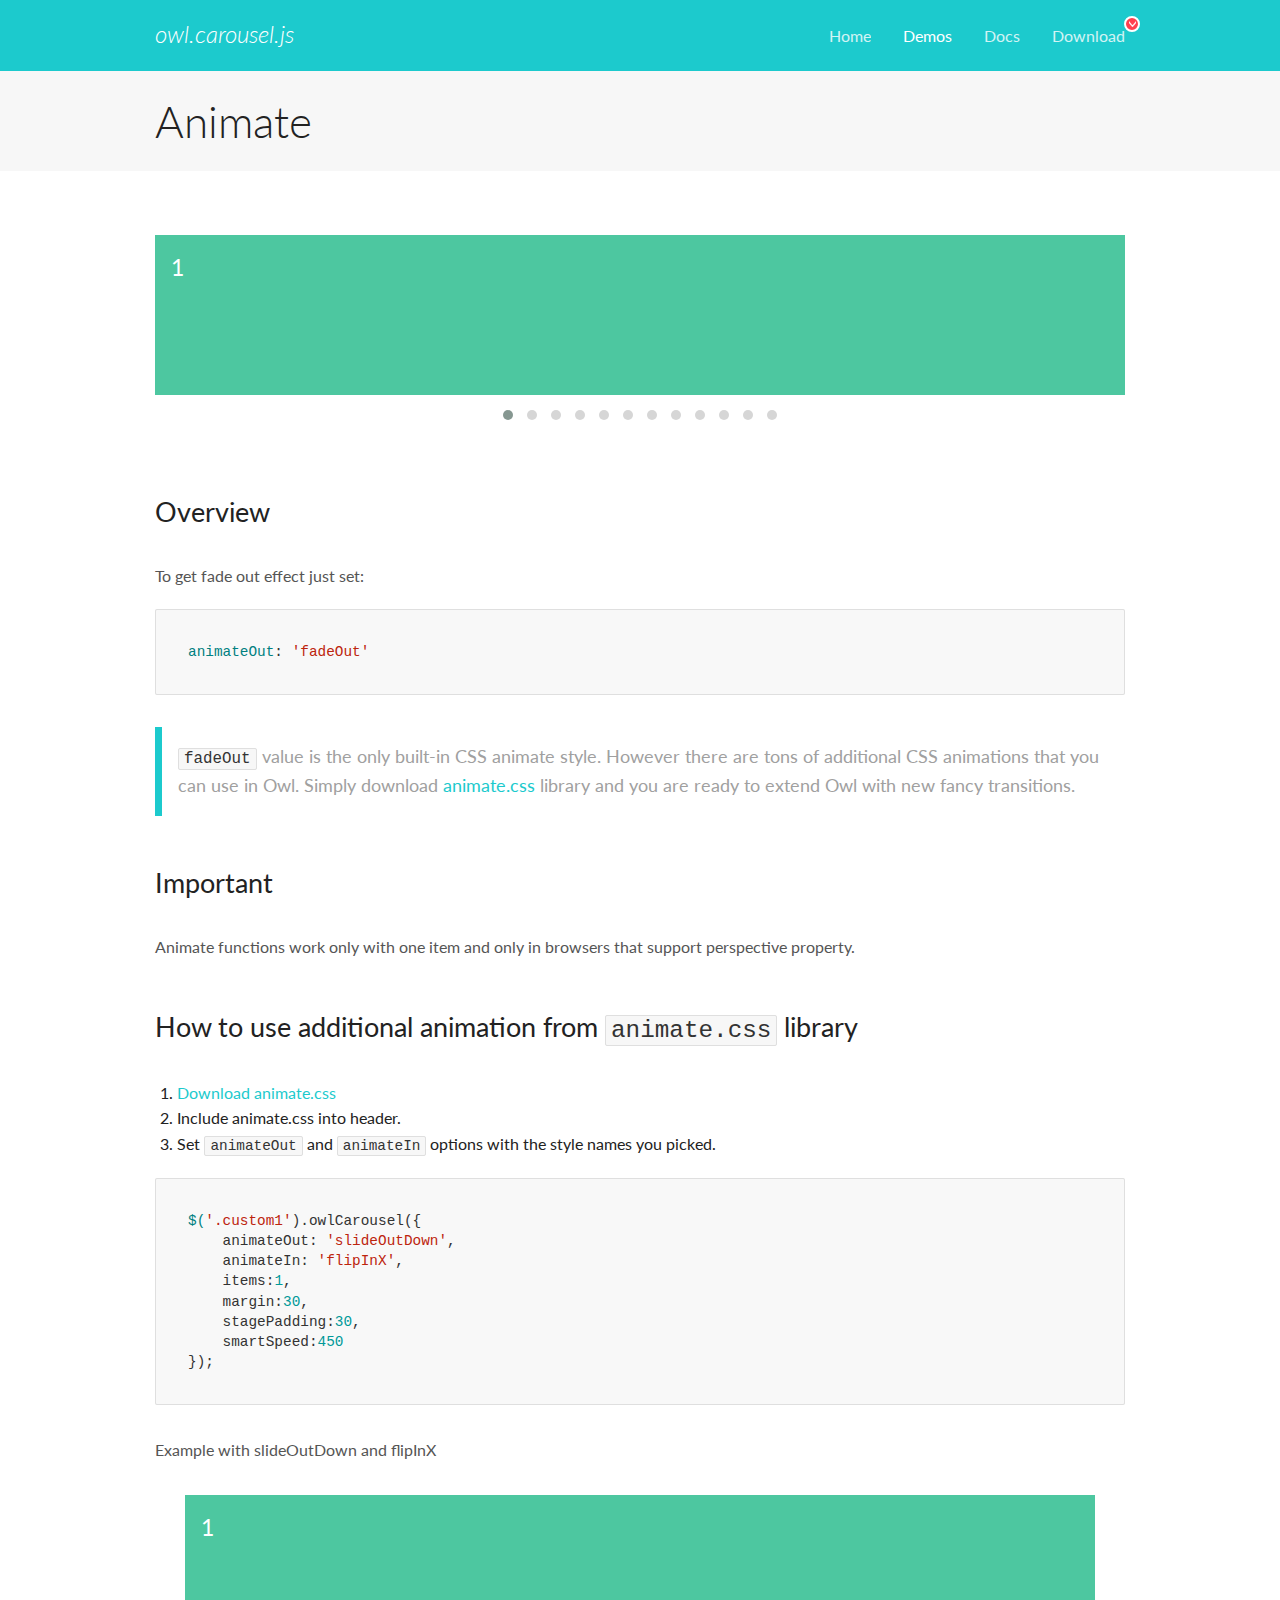
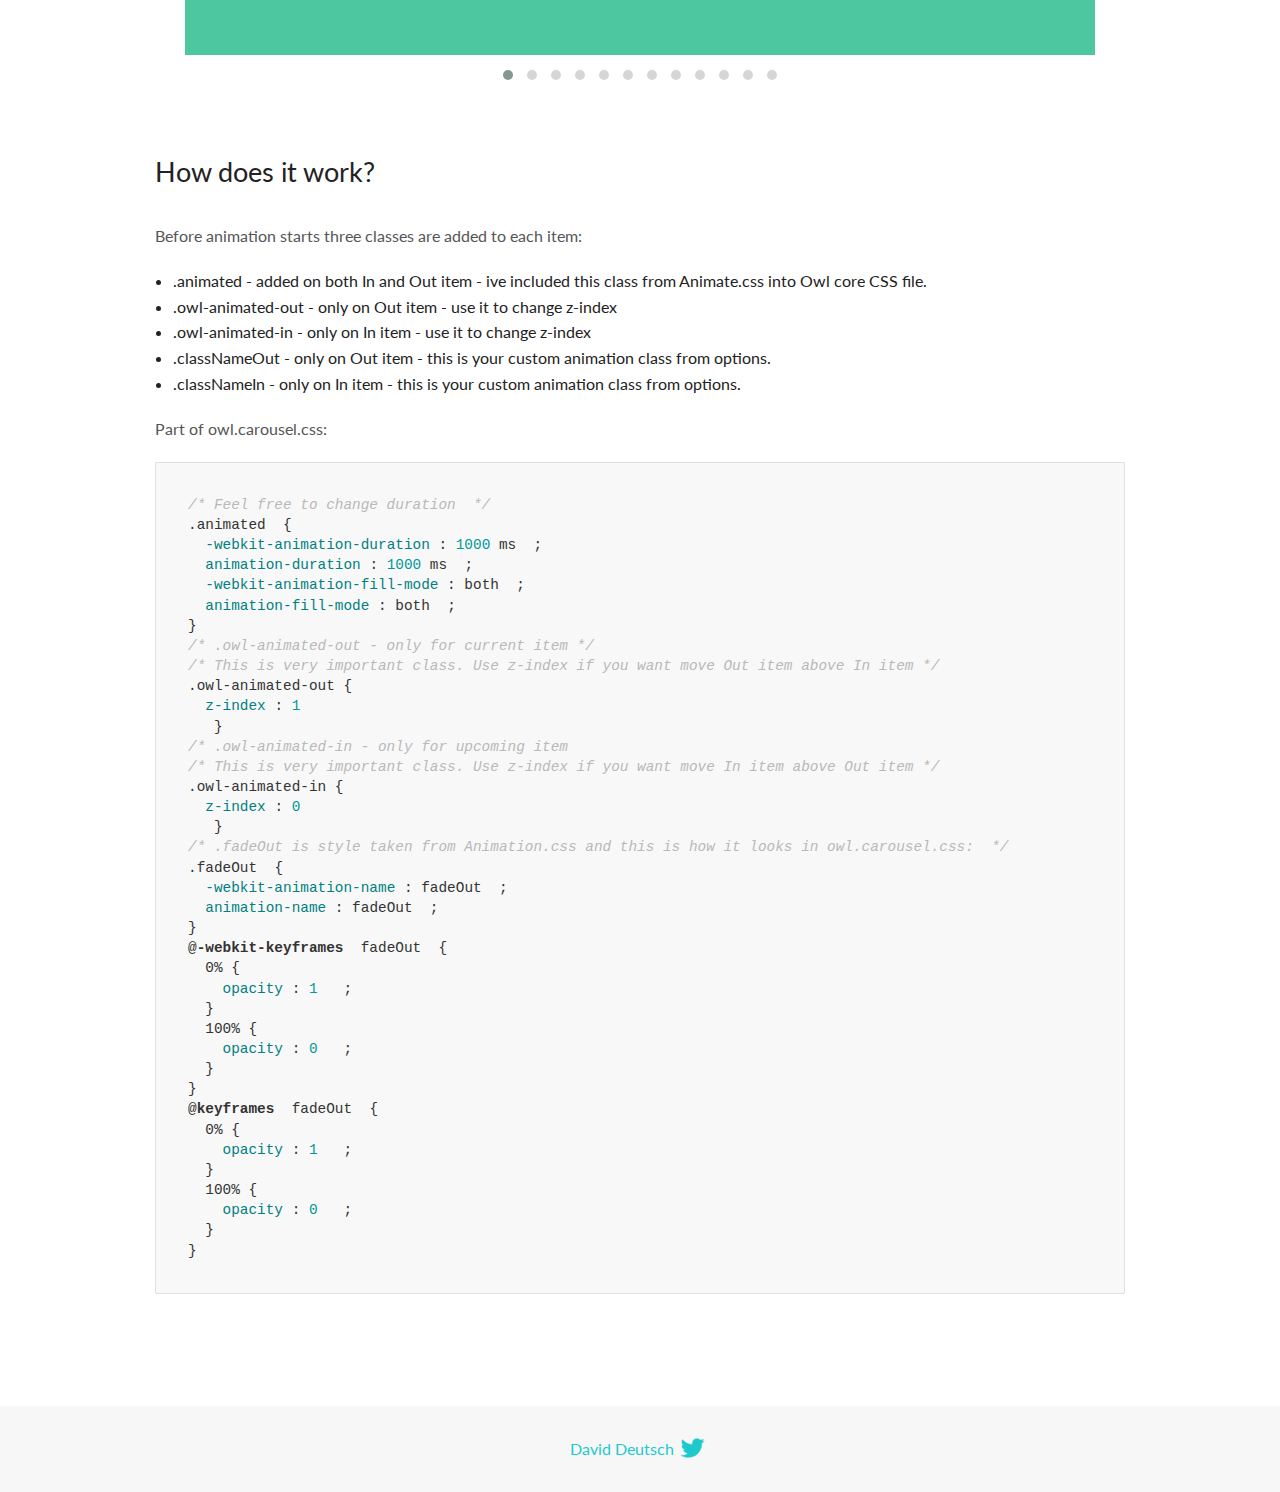
<file: OwlCarousel2-2.3.4/docs/demos/animate.html>
<!DOCTYPE html>
<html lang="en">
  <head>

    <!-- head -->
    <meta charset="utf-8">
    <meta name="msapplication-tap-highlight" content="no" />
    <meta name="viewport" content="width=device-width, initial-scale=1.0" />
    <meta name="description" content="Animate carousel">
    <meta name="author" content="David Deutsch">
    <title>
      Animate Demo | Owl Carousel | 2.3.4
    </title>

    <!-- Stylesheets -->
    <link href='https://fonts.googleapis.com/css?family=Lato:300,400,700,400italic,300italic' rel='stylesheet' type='text/css'>
    <link rel="stylesheet" href="../assets/css/docs.theme.min.css">

    <!-- Owl Stylesheets -->
    <link rel="stylesheet" href="../assets/owlcarousel/assets/owl.carousel.min.css">
    <link rel="stylesheet" href="../assets/owlcarousel/assets/owl.theme.default.min.css">

    <!-- HTML5 shim and Respond.js IE8 support of HTML5 elements and media queries -->

    <!--[if lt IE 9]>
      <script src="https://oss.maxcdn.com/libs/html5shiv/3.7.0/html5shiv.js"></script>
      <script src="https://oss.maxcdn.com/libs/respond.js/1.3.0/respond.min.js"></script>
    <![endif]-->

    <!-- Favicons -->
    <link rel="apple-touch-icon-precomposed" sizes="144x144" href="../assets/ico/apple-touch-icon-144-precomposed.png">
    <link rel="shortcut icon" href="../assets/ico/favicon.png">
    <link rel="shortcut icon" href="favicon.ico">

    <!-- Yeah i know js should not be in header. Its required for demos.-->

    <!-- javascript -->
    <script src="../assets/vendors/jquery.min.js"></script>
    <script src="../assets/owlcarousel/owl.carousel.js"></script>
  </head>
  <body>

    <!-- header -->
    <header class="header">
      <div class="row">
        <div class="large-12 columns">
          <div class="brand left">
            <h3>
              <a href="/OwlCarousel2/">owl.carousel.js</a> 
            </h3>
          </div>
          <a id="toggle-nav" class="right">
            <span></span> <span></span> <span></span> 
          </a> 
          <div class="nav-bar">
            <ul class="clearfix">
              <li> <a href="/OwlCarousel2/index.html">Home</a>  </li>
              <li class="active">
                <a href="/OwlCarousel2/demos/demos.html">Demos</a> 
              </li>
              <li> <a href="/OwlCarousel2/docs/started-welcome.html">Docs</a>  </li>
              <li>
                <a href="https://github.com/OwlCarousel2/OwlCarousel2/archive/2.3.4.zip">Download</a> 
                <span class="download"></span> 
              </li>
            </ul>
          </div>
        </div>
      </div>
    </header>

    <!-- title -->
    <section class="title">
      <div class="row">
        <div class="large-12 columns">
          <h1>Animate</h1>
        </div>
      </div>
    </section>

    <!--  Demos -->
    <section id="demos">
      <div class="row">
        <div class="large-12 columns">
          <div class="fadeOut owl-carousel owl-theme">
            <div class="item">
              <h4>1</h4>
            </div>
            <div class="item">
              <h4>2</h4>
            </div>
            <div class="item">
              <h4>3</h4>
            </div>
            <div class="item">
              <h4>4</h4>
            </div>
            <div class="item">
              <h4>5</h4>
            </div>
            <div class="item">
              <h4>6</h4>
            </div>
            <div class="item">
              <h4>7</h4>
            </div>
            <div class="item">
              <h4>8</h4>
            </div>
            <div class="item">
              <h4>9</h4>
            </div>
            <div class="item">
              <h4>10</h4>
            </div>
            <div class="item">
              <h4>11</h4>
            </div>
            <div class="item">
              <h4>12</h4>
            </div>
          </div>
          <h3 id="overview">Overview</h3>
          <p>To get fade out effect just set:</p>
          <pre><code>animateOut: &#39;fadeOut&#39;</code></pre>
          <blockquote>
            <p><code>fadeOut</code> value is the only built-in CSS animate style. However there are tons of additional CSS animations that you can use in Owl. Simply download
              <a href="https://daneden.github.io/animate.css/">animate.css</a>  library and you are ready to extend Owl with new fancy transitions.</p>
          </blockquote>
          <h3 id="important">Important</h3>
          <p>Animate functions work only with one item and only in browsers that support perspective property.</p>
          <h3 id="how-to-use-additional-animation-from-animate-css-library">How to use additional animation from <code>animate.css</code> library</h3>
          <ol>
            <li> <a href="https://daneden.github.io/animate.css/">Download animate.css</a>  </li>
            <li>Include animate.css into header.</li>
            <li>Set <code>animateOut</code> and <code>animateIn</code> options with the style names you picked.</li>
          </ol>
          <pre><code>$(&#39;.custom1&#39;).owlCarousel({
    animateOut: &#39;slideOutDown&#39;,
    animateIn: &#39;flipInX&#39;,
    items:1,
    margin:30,
    stagePadding:30,
    smartSpeed:450
});</code></pre>
          <p>Example with slideOutDown and flipInX</p>
          <div class="custom1 owl-carousel owl-theme">
            <div class="item">
              <h4>1</h4>
            </div>
            <div class="item">
              <h4>2</h4>
            </div>
            <div class="item">
              <h4>3</h4>
            </div>
            <div class="item">
              <h4>4</h4>
            </div>
            <div class="item">
              <h4>5</h4>
            </div>
            <div class="item">
              <h4>6</h4>
            </div>
            <div class="item">
              <h4>7</h4>
            </div>
            <div class="item">
              <h4>8</h4>
            </div>
            <div class="item">
              <h4>9</h4>
            </div>
            <div class="item">
              <h4>10</h4>
            </div>
            <div class="item">
              <h4>11</h4>
            </div>
            <div class="item">
              <h4>12</h4>
            </div>
          </div>
          <h3 id="how-does-it-work-">How does it work?</h3>
          <p>Before animation starts three classes are added to each item:</p>
          <ul>
            <li>.animated - added on both In and Out item - ive included this class from Animate.css into Owl core CSS file.</li>
            <li>.owl-animated-out - only on Out item - use it to change z-index</li>
            <li>.owl-animated-in - only on In item - use it to change z-index</li>
            <li>.classNameOut - only on Out item - this is your custom animation class from options.</li>
            <li>.classNameIn - only on In item - this is your custom animation class from options.</li>
          </ul>
          <p>Part of owl.carousel.css:</p>
          <pre><code class="language-css"><span class="comment">/* Feel free to change duration  */</span> 
<span class="class">.animated</span>  <span class="rules">{
  <span class="rule"><span class="attribute">-webkit-animation-duration</span> :<span class="value"> <span class="number">1000</span> ms</span> </span> ;
  <span class="rule"><span class="attribute">animation-duration</span> :<span class="value"> <span class="number">1000</span> ms</span> </span> ;
  <span class="rule"><span class="attribute">-webkit-animation-fill-mode</span> :<span class="value"> both</span> </span> ;
  <span class="rule"><span class="attribute">animation-fill-mode</span> :<span class="value"> both</span> </span> ;
<span class="rule">}</span> </span> 
<span class="comment">/* .owl-animated-out - only for current item */</span> 
<span class="comment">/* This is very important class. Use z-index if you want move Out item above In item */</span> 
<span class="class">.owl-animated-out</span> <span class="rules">{
  <span class="rule"><span class="attribute">z-index</span> :<span class="value"> <span class="number">1</span> 
</span> </span> </span> }
<span class="comment">/* .owl-animated-in - only for upcoming item
/* This is very important class. Use z-index if you want move In item above Out item */</span> 
<span class="class">.owl-animated-in</span> <span class="rules">{
  <span class="rule"><span class="attribute">z-index</span> :<span class="value"> <span class="number">0</span> 
</span> </span> </span> }
<span class="comment">/* .fadeOut is style taken from Animation.css and this is how it looks in owl.carousel.css:  */</span> 
<span class="class">.fadeOut</span>  <span class="rules">{
  <span class="rule"><span class="attribute">-webkit-animation-name</span> :<span class="value"> fadeOut</span> </span> ;
  <span class="rule"><span class="attribute">animation-name</span> :<span class="value"> fadeOut</span> </span> ;
<span class="rule">}</span> </span> 
<span class="at_rule">@<span class="keyword">-webkit-keyframes</span>  fadeOut </span> {
  0% <span class="rules">{
    <span class="rule"><span class="attribute">opacity</span> :<span class="value"> <span class="number">1</span> </span> </span> ;
  <span class="rule">}</span> </span> 
  100% <span class="rules">{
    <span class="rule"><span class="attribute">opacity</span> :<span class="value"> <span class="number">0</span> </span> </span> ;
  <span class="rule">}</span> </span> 
}
<span class="at_rule">@<span class="keyword">keyframes</span>  fadeOut </span> {
  0% <span class="rules">{
    <span class="rule"><span class="attribute">opacity</span> :<span class="value"> <span class="number">1</span> </span> </span> ;
  <span class="rule">}</span> </span> 
  100% <span class="rules">{
    <span class="rule"><span class="attribute">opacity</span> :<span class="value"> <span class="number">0</span> </span> </span> ;
  <span class="rule">}</span> </span> 
}</code></pre>
          <link rel="stylesheet" href="../assets/css/animate.css">
          <script>
            jQuery(document).ready(function($) {
              $('.fadeOut').owlCarousel({
                items: 1,
                animateOut: 'fadeOut',
                loop: true,
                margin: 10,
              });
              $('.custom1').owlCarousel({
                animateOut: 'slideOutDown',
                animateIn: 'flipInX',
                items: 1,
                margin: 30,
                stagePadding: 30,
                smartSpeed: 450
              });
            });
          </script>
        </div>
      </div>
    </section>

    <!-- footer -->
    <footer class="footer">
      <div class="row">
        <div class="large-12 columns">
          <h5>
            <a href="/OwlCarousel2/docs/support-contact.html">David Deutsch</a> 
            <a id="custom-tweet-button" href="https://twitter.com/share?url=https://github.com/OwlCarousel2/OwlCarousel2&text=Owl Carousel - This is so awesome! " target="_blank"></a> 
          </h5>
        </div>
      </div>
    </footer>

    <!-- vendors -->
    <script src="../assets/vendors/highlight.js"></script>
    <script src="../assets/js/app.js"></script>
  </body>
</html>
</file>
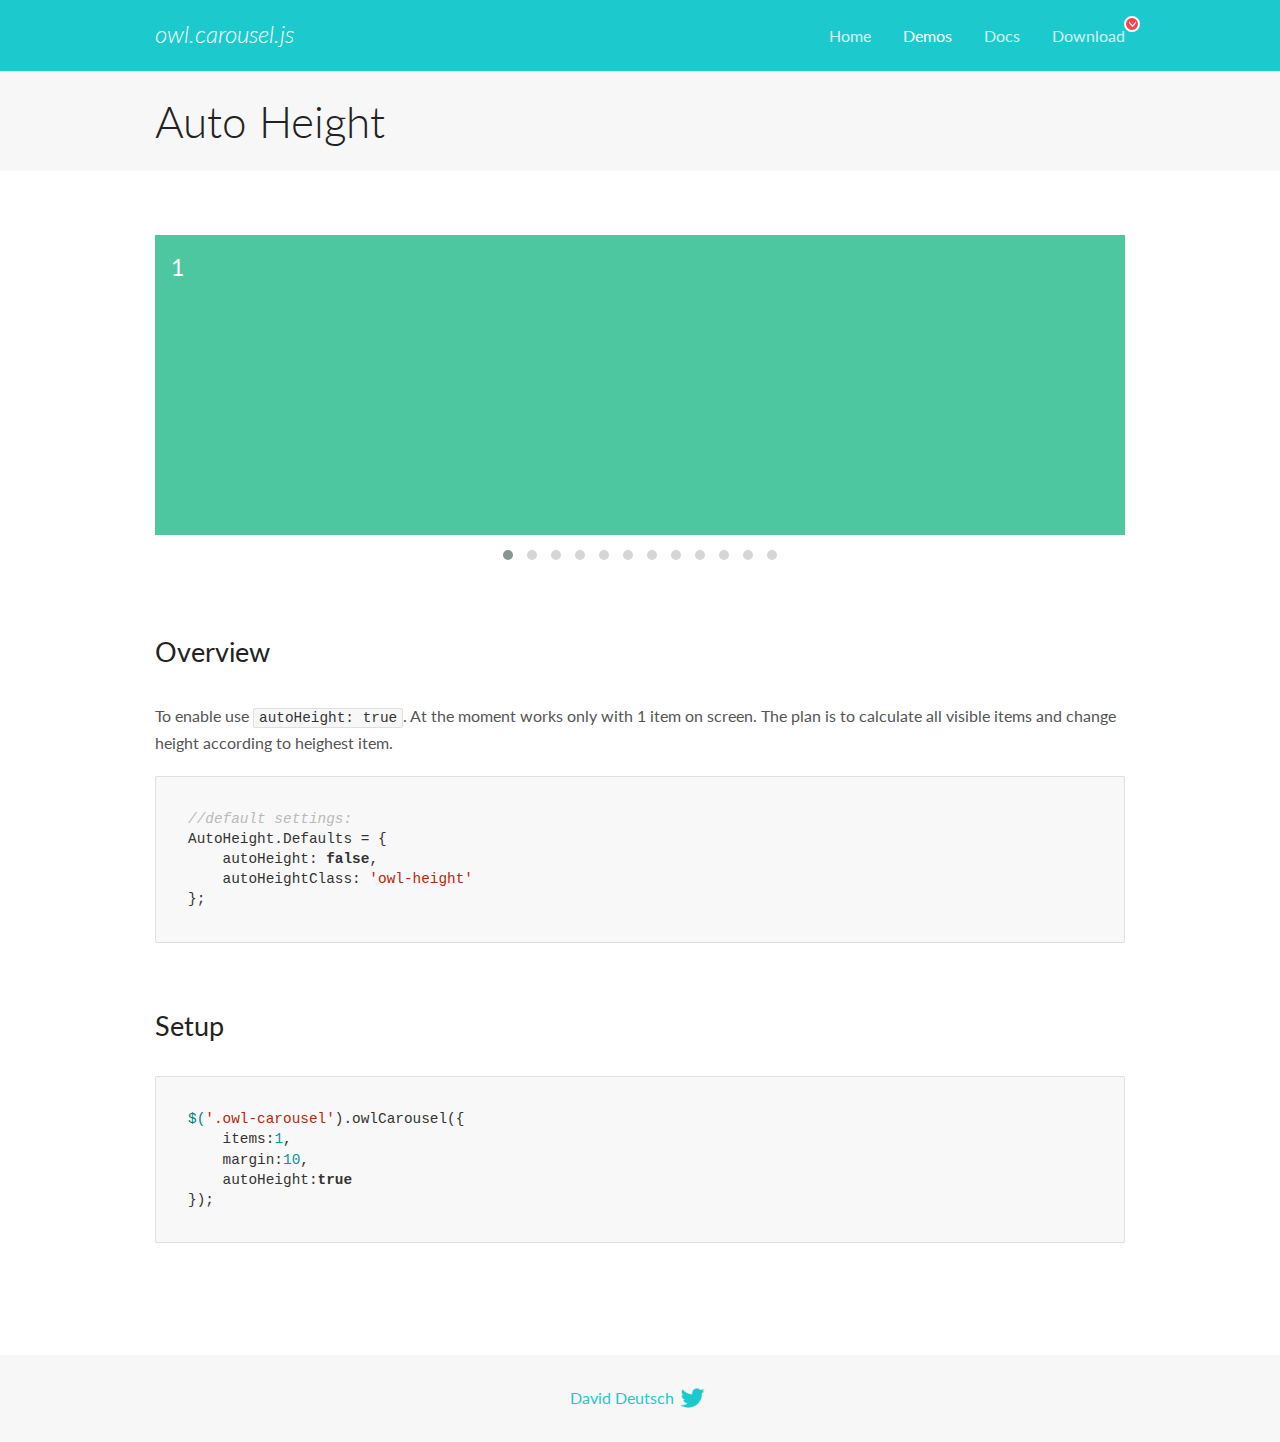
<file: OwlCarousel2-2.3.4/docs/demos/autoheight.html>
<!DOCTYPE html>
<html lang="en">
  <head>

    <!-- head -->
    <meta charset="utf-8">
    <meta name="msapplication-tap-highlight" content="no" />
    <meta name="viewport" content="width=device-width, initial-scale=1.0" />
    <meta name="description" content="autoHeight usage demo">
    <meta name="author" content="David Deutsch">
    <title>
      Auto Height Demo | Owl Carousel | 2.3.4
    </title>

    <!-- Stylesheets -->
    <link href='https://fonts.googleapis.com/css?family=Lato:300,400,700,400italic,300italic' rel='stylesheet' type='text/css'>
    <link rel="stylesheet" href="../assets/css/docs.theme.min.css">

    <!-- Owl Stylesheets -->
    <link rel="stylesheet" href="../assets/owlcarousel/assets/owl.carousel.min.css">
    <link rel="stylesheet" href="../assets/owlcarousel/assets/owl.theme.default.min.css">

    <!-- HTML5 shim and Respond.js IE8 support of HTML5 elements and media queries -->

    <!--[if lt IE 9]>
      <script src="https://oss.maxcdn.com/libs/html5shiv/3.7.0/html5shiv.js"></script>
      <script src="https://oss.maxcdn.com/libs/respond.js/1.3.0/respond.min.js"></script>
    <![endif]-->

    <!-- Favicons -->
    <link rel="apple-touch-icon-precomposed" sizes="144x144" href="../assets/ico/apple-touch-icon-144-precomposed.png">
    <link rel="shortcut icon" href="../assets/ico/favicon.png">
    <link rel="shortcut icon" href="favicon.ico">

    <!-- Yeah i know js should not be in header. Its required for demos.-->

    <!-- javascript -->
    <script src="../assets/vendors/jquery.min.js"></script>
    <script src="../assets/owlcarousel/owl.carousel.js"></script>
  </head>
  <body>

    <!-- header -->
    <header class="header">
      <div class="row">
        <div class="large-12 columns">
          <div class="brand left">
            <h3>
              <a href="/OwlCarousel2/">owl.carousel.js</a> 
            </h3>
          </div>
          <a id="toggle-nav" class="right">
            <span></span> <span></span> <span></span> 
          </a> 
          <div class="nav-bar">
            <ul class="clearfix">
              <li> <a href="/OwlCarousel2/index.html">Home</a>  </li>
              <li class="active">
                <a href="/OwlCarousel2/demos/demos.html">Demos</a> 
              </li>
              <li> <a href="/OwlCarousel2/docs/started-welcome.html">Docs</a>  </li>
              <li>
                <a href="https://github.com/OwlCarousel2/OwlCarousel2/archive/2.3.4.zip">Download</a> 
                <span class="download"></span> 
              </li>
            </ul>
          </div>
        </div>
      </div>
    </header>

    <!-- title -->
    <section class="title">
      <div class="row">
        <div class="large-12 columns">
          <h1>Auto Height</h1>
        </div>
      </div>
    </section>

    <!--  Demos -->
    <section id="demos">
      <div class="row">
        <div class="large-12 columns">
          <div class="owl-carousel owl-theme">
            <div class="item" style="height:300px">
              <h4>1</h4>
            </div>
            <div class="item" style="height:100px">
              <h4>2</h4>
            </div>
            <div class="item" style="height:500px">
              <h4>3</h4>
            </div>
            <div class="item" style="height:250px">
              <h4>4</h4>
            </div>
            <div class="item" style="height:400px">
              <h4>5</h4>
            </div>
            <div class="item" style="height:500px">
              <h4>6</h4>
            </div>
            <div class="item" style="height:600px">
              <h4>7</h4>
            </div>
            <div class="item" style="height:400px">
              <h4>8</h4>
            </div>
            <div class="item" style="height:300px">
              <h4>9</h4>
            </div>
            <div class="item" style="height:350px">
              <h4>10</h4>
            </div>
            <div class="item" style="height:200px">
              <h4>11</h4>
            </div>
            <div class="item" style="height:150px">
              <h4>12</h4>
            </div>
          </div>
          <h3 id="overview">Overview</h3>
          <p>To enable use <code>autoHeight: true</code>. At the moment works only with 1 item on screen. The plan is to calculate all visible items and change height according to heighest item.</p>
          <pre><code>//default settings:
AutoHeight.Defaults = {
    autoHeight: false,
    autoHeightClass: &#39;owl-height&#39;
};</code></pre>
          <h3 id="setup">Setup</h3>
          <pre><code>$(&#39;.owl-carousel&#39;).owlCarousel({
    items:1,
    margin:10,
    autoHeight:true
});</code></pre>
          <script>
            $(document).ready(function() {
              $('.owl-carousel').owlCarousel({
                items: 1,
                margin: 10,
                autoHeight: true
              });
            })
          </script>
        </div>
      </div>
    </section>

    <!-- footer -->
    <footer class="footer">
      <div class="row">
        <div class="large-12 columns">
          <h5>
            <a href="/OwlCarousel2/docs/support-contact.html">David Deutsch</a> 
            <a id="custom-tweet-button" href="https://twitter.com/share?url=https://github.com/OwlCarousel2/OwlCarousel2&text=Owl Carousel - This is so awesome! " target="_blank"></a> 
          </h5>
        </div>
      </div>
    </footer>

    <!-- vendors -->
    <script src="../assets/vendors/highlight.js"></script>
    <script src="../assets/js/app.js"></script>
  </body>
</html>
</file>
<file: assets/css/glitch.css>
.glitch-wrapper {
   width: 100%;
   height: 100%;
   display: flex;
   align-items: center;
   justify-content: center;
   text-align: center;

}

.glitch {
   position: relative;
   font-size: 36px;
   font-weight: 700;
   line-height: 1.2;
   color: #fff;
   letter-spacing: 4px;
   z-index: 1;
}

.glitch:before {
   content: attr(data-glitch);
   position: absolute;
   top: 0;
   left: -2px;
   width: 100%;
   color: #fff;

   overflow: hidden;
   clip: rect(0, 900px, 0, 0);
   animation: noise-before 12s infinite linear alternate-reverse;
}

.glitch:after {
   content: attr(data-glitch);
   position: absolute;
   top: 0;
   left: 2px;
   width: 100%;
   color: #fff;

   overflow: hidden;
   clip: rect(0, 900px, 0, 0);
   animation: noise-after 8s infinite linear alternate-reverse;
}

@keyframes noise-before {
   0% {
      clip: rect(61px, 9999px, 52px, 0);
   }

   5% {
      clip: rect(33px, 9999px, 144px, 0);
   }

   10% {
      clip: rect(121px, 9999px, 115px, 0);
   }

   15% {
      clip: rect(144px, 9999px, 162px, 0);
   }

   20% {
      clip: rect(62px, 9999px, 180px, 0);
   }

   25% {
      clip: rect(34px, 9999px, 42px, 0);
   }

   30% {
      clip: rect(147px, 9999px, 179px, 0);
   }

   35% {
      clip: rect(99px, 9999px, 63px, 0);
   }

   40% {
      clip: rect(188px, 9999px, 122px, 0);
   }

   45% {
      clip: rect(154px, 9999px, 14px, 0);
   }

   50% {
      clip: rect(63px, 9999px, 37px, 0);
   }

   55% {
      clip: rect(161px, 9999px, 147px, 0);
   }

   60% {
      clip: rect(109px, 9999px, 175px, 0);
   }

   65% {
      clip: rect(157px, 9999px, 88px, 0);
   }

   70% {
      clip: rect(173px, 9999px, 131px, 0);
   }

   75% {
      clip: rect(62px, 9999px, 70px, 0);
   }

   80% {
      clip: rect(24px, 9999px, 153px, 0);
   }

   85% {
      clip: rect(138px, 9999px, 40px, 0);
   }

   90% {
      clip: rect(79px, 9999px, 136px, 0);
   }

   95% {
      clip: rect(25px, 9999px, 34px, 0);
   }

   100% {
      clip: rect(173px, 9999px, 166px, 0);
   }
}

@keyframes noise-after {
   0% {
      clip: rect(26px, 9999px, 33px, 0);
   }

   5% {
      clip: rect(140px, 9999px, 198px, 0);
   }

   10% {
      clip: rect(184px, 9999px, 89px, 0);
   }

   15% {
      clip: rect(121px, 9999px, 6px, 0);
   }

   20% {
      clip: rect(181px, 9999px, 99px, 0);
   }

   25% {
      clip: rect(154px, 9999px, 133px, 0);
   }

   30% {
      clip: rect(134px, 9999px, 169px, 0);
   }

   35% {
      clip: rect(26px, 9999px, 187px, 0);
   }

   40% {
      clip: rect(147px, 9999px, 137px, 0);
   }

   45% {
      clip: rect(31px, 9999px, 52px, 0);
   }

   50% {
      clip: rect(191px, 9999px, 109px, 0);
   }

   55% {
      clip: rect(74px, 9999px, 54px, 0);
   }

   60% {
      clip: rect(145px, 9999px, 75px, 0);
   }

   65% {
      clip: rect(153px, 9999px, 198px, 0);
   }

   70% {
      clip: rect(99px, 9999px, 136px, 0);
   }

   75% {
      clip: rect(118px, 9999px, 192px, 0);
   }

   80% {
      clip: rect(1px, 9999px, 83px, 0);
   }

   85% {
      clip: rect(145px, 9999px, 98px, 0);
   }

   90% {
      clip: rect(121px, 9999px, 154px, 0);
   }

   95% {
      clip: rect(156px, 9999px, 44px, 0);
   }

   100% {
      clip: rect(67px, 9999px, 122px, 0);
   }
}
</file>
<file: assets/css/style.css>
@font-face {
    font-family: RobotoCondensed-Bold;
    src: url(../fonts/Roboto_Condensed/RobotoCondensed-Bold.ttf);
}

@font-face {
    font-family: RobotoCondensed;
    src: url(../fonts/Roboto_Condensed/RobotoCondensed-Regular.ttf);
}

@font-face {
    font-family: Lobster;
    src: url(../fonts/Lobster-Regular.ttf);
}

@font-face {
    font-family: Titillium-Web;
    src: url(../fonts/TitilliumWeb-Regular.ttf);
}

@font-face {
    font-family: Titillium-Web-Bold;
    src: url(../fonts/TitilliumWeb-Bold.ttf);
}

@font-face {
    font-family: Akshar-Bold;
    src: url(../fonts/Akshar-Bold.TTF);;
}

html{
    font-family: 'Titillium Web', sans-serif;
}

*{
    padding: 0px;
    margin: 0px;
    box-sizing: border-box;
    display: block;
}

.header .social-icons{
    position: relative;
    right: 2%;
}

.social-icons a{
    width: 30px;
    height: 30px;
    display: inline-block;
    margin-top: 4px;
    margin-left: 10px;
}

.header .social-icons svg{
    width: 30px;
    height: 30px;
    fill:#ffffff
}

.header .social-icons svg:hover{
    fill: #000000;
}

a:hover{
    cursor: pointer;
}

.wrapper{
    
}

.header{
    width: 100%;
    position: fixed;
    top: 0;
    z-index: 10;
    box-shadow: 2px 8px 16px 11px rgba(0,0,0,0.5);
}

.header-social{
    display: flex;
    background-color:red;
    height: 48;
    justify-content: right;
    border-bottom: 1px solid rgba(237, 230, 230, 0.274);
}

.header-nav-bar{
    height: 62px;
    font-size: 20px;
    font-weight: 450;
    line-height: 1;
    background-color: rgb(255, 255, 255);
}

.nav-bar{
    display: flex;
    justify-content: space-between;
    
}

.logo-nav svg{
    height: 40px;
    width: auto;
    margin-top: 13px;
    margin-left: 50px;
}

.nav-container{
    display: flex;
    align-items: center;
}

.nav, .subnav{
    position: relative;
    list-style-type: none;
    right: 15%;
}

.nav .subnav {
    display: none;
    position: absolute;
    background-color: black;
}


.nav > li{
    display: inline-block;
    
}

.nav li a{
    text-decoration: none;
    color: rgb(0, 0, 0);
    padding: 10px 0px 0px 0px;
    margin: 0px 10px 0px 20px;
    text-transform: uppercase;
    border-top: 5px solid rgba(226, 1, 46, 0) ;
}

.nav li a.home-nav{
    border-top: 5px solid red ;
}

.nav li a.nohome-nav:hover{
    border-top: 5px solid red ;
}

.nav li:hover .subnav{
    display: block;
}

.nav > li:hover > a, #nav .subnav li:hover a{
    color: red;
}

.container-logo-img{
    width: 200px;
    height: 150px;
    margin: 10px;
    object-fit: contain;
    background-size: contain; 
    display: flex;
    align-items: center;
    justify-content: center;
    cursor: pointer;
}

.container-logo-img img{
    width: 150px;
    margin: auto;
    transition: all 1s 0s ease;
}

.container-logo-img img:hover{
    transform:  scale(1.1);
}



.footer-footer{
    width: 100%;
    display: flex;
    justify-content: center;
    padding-top: 10px;
    overflow: unset;
}

.footer-pre{
    width: 100%;
    height: 100%;
    background-color: #272222;
    padding-top: 15px;
    z-index: 2;
    clip-path: polygon(0 10%, 100% 0%, 100% 100%, 0% 100%);
}

.footer{
    padding-top: 150px;
    background-color: rgb(0, 0, 0);
    color: white;
    display: inline-table;
    width: 100%;
    height: 80px;
    clip-path: polygon(0 10%, 100% 0%, 100% 100%, 0% 100%);
}

.footer .social-icons{
    width: 200px;
    display: flex;
    padding: 10px;
    margin: 20px;
    flex-wrap: wrap;
}

.footer .social-icons a{
    margin: 5px;
}

.footer .social-icons svg{
    fill:#ffffff;
    width: 25px;
    height: 25px;
}

.footer .social-icons svg:hover{
    fill:#ff0000;
}

.footer-text{
    font-size: 14px;
    padding: 10px;
    margin: 20px;
}

.footer-between-box{
    display: flex;
    justify-content: center ;
}

.footer-between{
    width: 20%;
    text-align: center;
    display: flex;
    justify-content: center;
}

.footer footer .footer-between-box .footer-between a{
    width: 25%;
}

.footer footer .footer-between-box .footer-between a#ft-left{
    width: 25%;
    padding: auto;
    height: fit-content;
}

.footer footer .footer-between-box .footer-between a#ft-right{
    width: 25%;
    height: fit-content;
}

footer a{
    display: inline;
}

a#ft-left:hover, a#ft-right:hover, a#ft-bt:hover{
    color: red;
}

.footer-copyright{
    display: flex;
    justify-content: center;
    text-align: center;
    font-size: 10px;
    padding: 10px;
    margin: 20px 20px 0px 20px;
}

.container-footer{
    height: max-content;
    display: grid;
    width: 100%;
    border-bottom: 0.1px solid #96969675;
}

.footer-inner{
    width: 100%;
    display: flex;
    justify-content: space-around;
}

.logo{
    height: fit-content;
    width: 150px;
    display: flex;
    justify-content: center;
}

.logo svg{
    width: 90%;
    height: 90%;
}

.footer-nav{
    width: max-content;
    text-align: left;
}

.footer-nav ul{
    padding: 0px 0px 0px 0px;
    font-weight: 100;
    font-size: 15px;
}

.footer-nav li{
    margin-top: 4px;
    color: rgb(192, 192, 192)
}

.footer-payment ul{
    width: 300px;
    padding: 0;
    display: flex;
    flex-wrap: wrap;
    transition: 0.1s;
}

.footer-nav ul li a{
    margin: 4px;
    color: rgb(192, 192, 192);
    text-decoration: none;
    transition: 0.5s;
}

.footer-nav ul li a:hover{
    width: fit-content;
}

.footer-nav ul li a:hover{
    color: red;
}

.footer-payment ul li {
    margin: 2px;
}

.footer-payment svg{
    width: 55px;
    height: 55px;
}

.footer-newsletter .footer-newsletter form{
    height: max-content;
}

.footer-newsletter .footer-newsletter form .textbox{
    width: max-content;
    display: flex;
    border: 2px solid #ffffff;
    padding: 0;
}

.footer-newsletter .footer-newsletter form .textbox input{
    border: none;
    background-color: rgba(93, 93, 93, 0.584);
    color: white;
}

.footer-newsletter .footer-newsletter form .textbox button{
    border-radius: 0;
    border: 2px solid rgba(93, 93, 93, 0.584);
    background-color:red;
    color: white;
}

.footer-newsletter .footer-newsletter form .textbox button:hover{
    background-color: white;
    color: red;
    border: 2px solid red;
}

h4{
    color: red;
}

.footer-payment p{
    margin: 20px 0px 0px 0px;
}

.news-match{
    width: 100%;
    height: 1000px;
}
</file>
<file: assets/css/teams.css>
.container1{
    margin-top: 40px;
    width: 100%;
    background-color: #111114;
    height: max-content;
}

.team-info{
    margin-top: 100px;
    width: 100%;
    height: max-content;
}

.team-info img.bg{
    width: 100%;
}

.teams-description{
    width: 600px;
    color: black;
    font-weight: 400;
    font-size: 16px;
}

.team-logo{
    height: 100px;
    display: flex;
    justify-content: center;
}

.team-logo img{
    height: 100%;
    opacity: 0.6;
}

.heading-outline{
    height: 150px;
    box-shadow: 4px 4px 8px 2px rgba(0,0,0,0.3);
}

h1.heading{
    border-bottom: 15px solid #e2012d;
    position: relative;
    width: fit-content;
    margin-top: 40px;
    margin-bottom: 20px;
    left: 2%;
    background-color: #111114;
    color: white;
}

h1.heading2{
    margin-top: 20px;
    font-size: 40px;
    text-align: center;
    color: white;
    background-color: #111114;
    margin-bottom: 40px;
}

.container{
    display: flex;
    width: 100%;
    flex-wrap: wrap;
    justify-content: center;
}

.card{
    width: 300px;
    height: 380px;
    margin: 20px;
    border-radius: 1px 1px 1px 1px;
    border: none;
}

.card .img-container{
    height: 260px;
    width: 100%;
}

.img-container img{
    width: 100%;
    height: 100%;
}

.name{
    border-radius: 1px 1px 1px 1px;
    height: 80px;
    background-color: #e2012d;
}

.in4{
    position: relative;
    border-radius: 1px 1px 1px 1px;
    height: 65px;
    background-color: #e2012d;
    display: flex;
    justify-content: center;
    align-items: center;
}

h2{
    font-family: Titillium-Web-Bold;
    font-size: 25px;
    height: fit-content;
    font-weight: 400;
    color: white;
    padding: 5px 0px 0px 0px;
    margin: 0;
    text-align: center;
}

p{
    font-weight: 400;
    color: white;
    padding: 0px 0px 0px 0px;
    text-align: center;
} 

.container1 .social-icons svg{
    width: 30px;
    height: 30px;
}
</file>
<file: assets/css/fanarena.css>
.background-top{
    margin-top: 100px;
    width: 100%;
    height: max-content;
}

.background-top img.bg{
    width: 100%;
}

.heading{
    position: absolute;
    text-align: center;
    top: 25%;
    width: 100%;
    color: white;
}

.heading span{
    font-size: 26px;
}

.heading h2{
    font-size: 70px;
}

.heading p{
    margin: 0;
    font-size: 17px;
}

.heading span{
    display: inline;
}

.heading-follow-us{
    padding-top: 120px;
    height: max-content;
    background-color: black;
    color: white;
    margin: 0;
    display: flex;
    justify-content: center;
    flex-direction: column;
    align-items: center;
}

.heading-follow-us h1{
    font-size: 55px;
    font-weight: 700;
    display: inline;
}

.heading-follow-us span{
    display: inline;
}

.nav-fanarena{
    height: 70px;
    background-color: rgb(0, 0, 0);
    display: flex;
    justify-content: center;
    z-index: 10;
    font-weight: 900;
    font-size: 30px;
}

.nav-fanarena a{
    color: red;
    text-decoration: none;
    padding-bottom: 0px;
    width: 300px;
    height: 120px;
    background-color: rgb(255, 255, 255);
    display: flex;
    align-items: center;
    justify-content: center;
    position: relative;
    top: -100%;
    clip-path: polygon(4% 0, 100% 0%, 96% 100%, 0% 100%);
}

.nav-fanarena a:hover{
    color: white;
    background-color: red;
    
}

.nav-fanarena img{
    width: 45px;
    height: 45px;
    margin-right: 10px;
}

.news-feed {
    width: 100%;
    display: flex;
    justify-content: center;
    align-items: center;
    padding: 60px 10px 10px 10px;
    background-color: black; 
}

.grand-parent {
    display: grid;
    grid-template-columns: 2fr 1fr;
    grid-template-rows: 1fr;
    grid-column-gap: 0px;
    grid-row-gap: 0px;
    padding: 20px;
    height: max-content;
}
    
.gp-div1 { grid-area: 1 / 1 / 2 / 2; }
.gp-div2 { grid-area: 1 / 2 / 2 / 3; }

.parent {
    display: grid;
    grid-template-columns: repeat(5, 1fr);
    grid-template-rows: repeat(3, 1fr);
    grid-column-gap: 5px;
    grid-row-gap: 5px;
    width: 100%;
    height: 600px;
}

.div{
    display: flex;
    justify-content: center;
    align-items: center;
    overflow: hidden;
}

.div:hover{
    opacity: 0.5;
    cursor: pointer;
    overflow: hidden;
}

.div1 { 
    grid-area: 1 / 1 / 3 / 3; 
}

.div2 { 
    grid-area: 1 / 3 / 2 / 4; 
    background-color:antiquewhite;
}
.div3 { 
    grid-area: 2 / 3 / 3 / 4; 
    background-color: aquamarine;
}
.div4 { 
    grid-area: 3 / 3 / 4 / 4; 
    background-color: azure;
}
.div5 { 
    grid-area: 3 / 2 / 4 / 3; 
    background-color: black;
}
.div6 { 
    grid-area: 3 / 1 / 4 / 2; 
    background-color: yellowgreen;
}
.div7 { 
    grid-area: 2 / 4 / 4 / 6; 
    background-color: whitesmoke;
}
.div8 { 
    grid-area: 1 / 4 / 2 / 5; 
    background-color: blueviolet;
}
.div9 { 
    grid-area: 1 / 5 / 2 / 6; 
    background-color: turquoise;
}

.div img{
    overflow: hidden;
    width: 100%;
    height: 100%;
}

.bg-img{
    left: 0;
    top: 0;
    width: 100%;
    height: 100%;
    background-size: cover;
    background-position: 50%;
    background-repeat: no-repeat;
}

.social-linkbar{
    display: flex;
    justify-content: space-between;
    align-items: center;
}

.social-linkbar-border{
    width: 50%;
    height: 1px;
    border-bottom: 1px solid #fff;
}

.social-linkbar-border-twitter{
    width: 33%;
    height: 1px;
    border-bottom: 1px solid #fff;
}

.social-linkbar>span{
    color: #fff;
    text-transform: uppercase;
    display: inline-flex;
    font-weight: 700;
    height: fit-content;
    align-items: center;
    font-size: 20px;
}

strong{
    width: fit-content;
    height: fit-content;
    color: red;
    font-size: 25px;
}

.social-linkbar-link{
    width: 250px;
}

.social-linkbar-link a{
    position: relative;
    right: 0%;
    width: 200px;
    display: flex;
    justify-content: center;
    align-items: center;
    flex-direction: row;
    text-decoration: none;
    padding: 10px;
    margin-top: 15px;
    margin-bottom: 15px;
    background: linear-gradient(90deg,#515cd1,#b93490 30.43%,#fa822d 66.99%,#e5425d);
    font-size: 15px;
}

.twitter a{
    background: transparent ;
    background-color: #007aff;
}

.social-linkbar-link a:hover{
    opacity: 0.5;
    transition: 0.2s;
}

a span{
    color: #fff;
    font-weight: 800;
    height: fit-content;
    margin-left: 5px ;
}

.twitter-feed{
    overflow: hidden;
    padding-left: 30px;
}

.twitter-feed a{
    overflow: hidden;
}

.twitter-icon{
    width: 70px;
    height: 70px;
    background: url('[data-uri]') 50% 50% no-repeat;
    background-size: 100%; 
    display: none;
}

.div:hover .twitter-icon{
    display: inline-block;
}

.instagram{
    width: 100%;
    height: 500px;
}

.follow-us-container{
    height: 700px;
    background-color: black;
    color: white;
    
}

.follow-us-container h1{
    font-size: 60px;
}

.follow-us-container{
    display: flex;
    justify-content: flex-start;
    align-items: center;
    flex-direction: column;
    clip-path: polygon(0 0, 100% 0%, 100% 90%, 0% 100%);
}

.heading3{
    font-size: 200px;
    font-weight: 700;
    font-family:'Segoe UI';
    text-align: center;
    color: red; 
    text-transform: uppercase;
}

.divcontain .social-icons{
    display: flex;
    justify-content: center;
    align-items: center;
    position: relative;
    top: -32%;
}

.divcontain .social-icons svg{
    fill: white;
}

.divcontain .social-icons a{
    margin: 25px;
}

.divcontain svg{
    width: 50px;
    height: 50px;
}

.arena-game{
    width: 100%;
    height: 300px;
    display: flex;
    justify-content: center;
    overflow: unset;
}

.arena-game-bg{
    width: 1000px;
    display: flex;
    justify-content: center;
    background-color: white;
    padding: 10px;
    clip-path: polygon(0 10%, 100% 0%, 100% 90%, 0% 100%);
    position: relative;
    top: -65%;
    overflow: unset;
}

.arena-game-wrap{
    background-color:#272222;
    width: 100%;
    height: 100%;
    clip-path: polygon(0 10%, 100% 0%, 100% 90%, 0% 100%);
    color: white;
    display: flex;
    justify-content: flex-end;
    align-items: center;
    overflow: unset;
}



.img-box img{
    width: 100%;
    height: 100%;
}

.play-control{
    width: 400px;
    height: 120px;
    display: flex;
    justify-content: center;
    align-content: center;
    flex-direction: column;
}

.play-control h1{
    font-weight: 800;
}

.play-control button{
    width: 200px;
    height: 50px;
    background-color: red;
    border-radius: 0px;
    border: 1px solid rgb(255, 255, 255);
    color: white;
    font-weight: 800;
}

.play-control button:hover{
    background-color: white;
    color: #000;
    border: 1px solid red;
}
</file>
